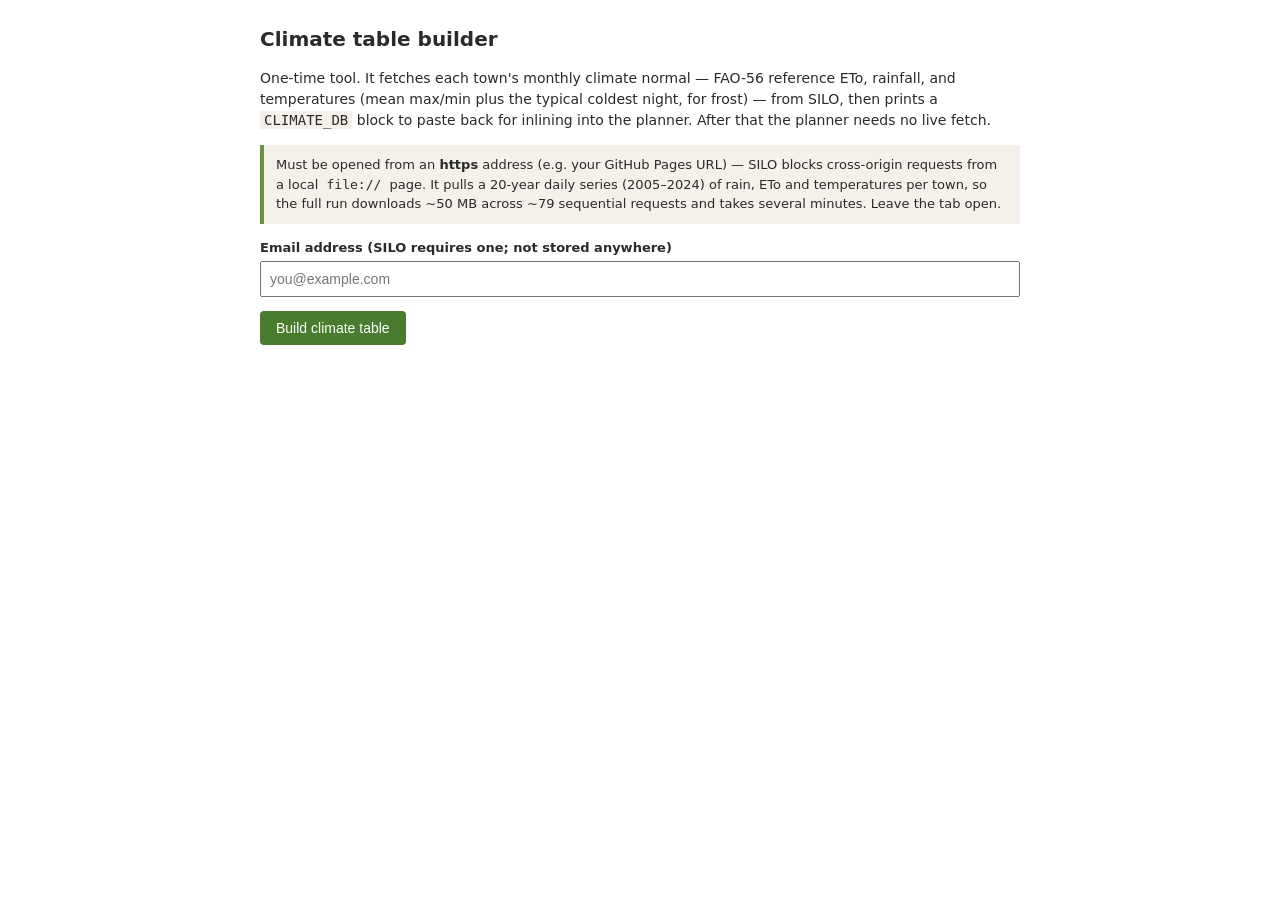
<file: climate_builder.html>
<!DOCTYPE html>
<html lang="en">
<head>
<meta charset="UTF-8">
<meta name="viewport" content="width=device-width, initial-scale=1.0">
<title>Climate table builder — Family Farm Planner</title>
<style>
  body { font-family: system-ui, -apple-system, sans-serif; max-width: 760px; margin: 24px auto; padding: 0 16px; color: #2a2a2a; line-height: 1.5; }
  h1 { font-size: 20px; }
  .note { background: #f3f1ea; border-left: 4px solid #6b8f3e; padding: 10px 12px; font-size: 13px; margin: 14px 0; }
  label { display: block; font-weight: 600; font-size: 13px; margin: 14px 0 4px; }
  input[type=email] { width: 100%; padding: 8px; font-size: 14px; box-sizing: border-box; }
  button { margin-top: 14px; padding: 9px 16px; font-size: 14px; background: #4a7c2f; color: #fff; border: 0; border-radius: 4px; cursor: pointer; }
  button:disabled { background: #aaa; cursor: default; }
  #bar { height: 14px; background: #e3e0d6; border-radius: 7px; overflow: hidden; margin-top: 14px; display: none; }
  #bar > div { height: 100%; width: 0; background: #4a7c2f; transition: width 0.2s; }
  #status { font-size: 13px; margin-top: 8px; min-height: 18px; }
  #fails { font-size: 12px; color: #9A3A2A; margin-top: 8px; white-space: pre-wrap; }
  textarea { width: 100%; height: 280px; font-family: ui-monospace, monospace; font-size: 11px; margin-top: 10px; box-sizing: border-box; display: none; }
  code { background: #f3f1ea; padding: 1px 4px; }
</style>
</head>
<body>
<h1>Climate table builder</h1>
<p style="font-size:14px">One-time tool. It fetches each town's monthly climate normal — FAO-56 reference ETo, rainfall, and temperatures (mean max/min plus the typical coldest night, for frost) — from SILO, then prints a <code>CLIMATE_DB</code> block to paste back for inlining into the planner. After that the planner needs no live fetch.</p>

<div class="note">
  Must be opened from an <strong>https</strong> address (e.g. your GitHub Pages URL) — SILO blocks cross-origin requests from a local <code>file://</code> page.
  It pulls a 20-year daily series (2005–2024) of rain, ETo and temperatures per town, so the full run downloads ~50&nbsp;MB across ~79 sequential requests and takes several minutes. Leave the tab open.
</div>

<label for="email">Email address (SILO requires one; not stored anywhere)</label>
<input type="email" id="email" placeholder="you@example.com" autocomplete="off">

<button id="go" onclick="run()">Build climate table</button>

<div id="bar"><div></div></div>
<div id="status"></div>
<div id="fails"></div>
<textarea id="out" readonly onclick="this.select()"></textarea>

<script>
const START = "20050101", FINISH = "20241231";   // 20-year normal; shorten here to run faster

const TOWNS = [
  {n:"Darlington (Perth Hills)",lat:-31.90,lon:116.10},
  {n:"Perth",lat:-31.95,lon:115.86},
  {n:"Mandurah",lat:-32.53,lon:115.72},
  {n:"Bunbury",lat:-33.33,lon:115.64},
  {n:"Busselton",lat:-33.65,lon:115.35},
  {n:"Margaret River",lat:-33.95,lon:115.07},
  {n:"Augusta",lat:-34.31,lon:115.16},
  {n:"Manjimup",lat:-34.24,lon:116.15},
  {n:"Pemberton",lat:-34.45,lon:116.04},
  {n:"Collie",lat:-33.36,lon:116.16},
  {n:"Albany",lat:-35.02,lon:117.88},
  {n:"Denmark",lat:-34.96,lon:117.35},
  {n:"Mount Barker",lat:-34.63,lon:117.66},
  {n:"Katanning",lat:-33.69,lon:117.56},
  {n:"Narrogin",lat:-32.94,lon:117.18},
  {n:"Northam",lat:-31.65,lon:116.67},
  {n:"York",lat:-31.89,lon:116.77},
  {n:"Moora",lat:-30.64,lon:116.00},
  {n:"Merredin",lat:-31.48,lon:118.28},
  {n:"Dalwallinu",lat:-30.28,lon:116.66},
  {n:"Geraldton",lat:-28.77,lon:114.61},
  {n:"Kalgoorlie",lat:-30.75,lon:121.47},
  {n:"Esperance",lat:-33.86,lon:121.89},
  {n:"Carnarvon",lat:-24.88,lon:113.66},
  {n:"Exmouth",lat:-21.93,lon:114.13},
  {n:"Karratha",lat:-20.74,lon:116.85},
  {n:"Port Hedland",lat:-20.31,lon:118.61},
  {n:"Newman",lat:-23.36,lon:119.73},
  {n:"Broome",lat:-17.96,lon:122.24},
  {n:"Kununurra",lat:-15.78,lon:128.74},
  {n:"Adelaide",lat:-34.93,lon:138.60},
  {n:"Mount Gambier",lat:-37.83,lon:140.78},
  {n:"Port Lincoln",lat:-34.73,lon:135.86},
  {n:"Renmark",lat:-34.17,lon:140.75},
  {n:"Whyalla",lat:-33.04,lon:137.56},
  {n:"Port Augusta",lat:-32.49,lon:137.77},
  {n:"Darwin",lat:-12.46,lon:130.84},
  {n:"Katherine",lat:-14.47,lon:132.26},
  {n:"Tennant Creek",lat:-19.65,lon:134.19},
  {n:"Alice Springs",lat:-23.70,lon:133.88},
  {n:"Brisbane",lat:-27.47,lon:153.03},
  {n:"Gold Coast",lat:-28.00,lon:153.43},
  {n:"Sunshine Coast",lat:-26.65,lon:153.09},
  {n:"Toowoomba",lat:-27.56,lon:151.95},
  {n:"Bundaberg",lat:-24.87,lon:152.35},
  {n:"Rockhampton",lat:-23.38,lon:150.51},
  {n:"Roma",lat:-26.57,lon:148.79},
  {n:"Emerald",lat:-23.53,lon:148.16},
  {n:"Charleville",lat:-26.40,lon:146.24},
  {n:"Mount Isa",lat:-20.72,lon:139.49},
  {n:"Mackay",lat:-21.14,lon:149.19},
  {n:"Townsville",lat:-19.26,lon:146.82},
  {n:"Cairns",lat:-16.92,lon:145.77},
  {n:"Innisfail",lat:-17.52,lon:146.03},
  {n:"Sydney",lat:-33.87,lon:151.21},
  {n:"Newcastle",lat:-32.93,lon:151.78},
  {n:"Wollongong",lat:-34.42,lon:150.89},
  {n:"Coffs Harbour",lat:-30.30,lon:153.12},
  {n:"Lismore",lat:-28.81,lon:153.28},
  {n:"Tamworth",lat:-31.09,lon:150.93},
  {n:"Dubbo",lat:-32.25,lon:148.60},
  {n:"Wagga Wagga",lat:-35.11,lon:147.37},
  {n:"Albury",lat:-36.08,lon:146.92},
  {n:"Orange",lat:-33.28,lon:149.10},
  {n:"Griffith",lat:-34.29,lon:146.05},
  {n:"Broken Hill",lat:-31.96,lon:141.47},
  {n:"Canberra",lat:-35.28,lon:149.13},
  {n:"Melbourne",lat:-37.81,lon:144.96},
  {n:"Geelong",lat:-38.15,lon:144.36},
  {n:"Ballarat",lat:-37.56,lon:143.85},
  {n:"Bendigo",lat:-36.76,lon:144.28},
  {n:"Shepparton",lat:-36.38,lon:145.40},
  {n:"Mildura",lat:-34.21,lon:142.15},
  {n:"Warrnambool",lat:-38.38,lon:142.48},
  {n:"Traralgon",lat:-38.20,lon:146.54},
  {n:"Hobart",lat:-42.88,lon:147.33},
  {n:"Launceston",lat:-41.43,lon:147.14},
  {n:"Devonport",lat:-41.18,lon:146.35},
  {n:"Burnie",lat:-41.05,lon:145.91}
];

// Identical aggregation to the planner's: daily SILO CSV → monthly normals.
// Header-based column lookup (robust to the RFXN column order). Per month:
//   eto/rain   = mean monthly total (mm)
//   tmax/tmin  = mean daily max/min (°C) — typical conditions for growth/optimal checks
//   tminext    = mean of each year's coldest night that month (°C) — the frost metric vs ktmp
function aggregateSiloCsv(text){
  const lines = String(text).split(/\r?\n/).filter(l => l.indexOf(",") >= 0);
  const hi = lines.findIndex(l => /daily_rain|et_short_crop|max_temp|min_temp/i.test(l));
  if(hi < 0) return null;
  const hdr = lines[hi].split(",").map(s => s.trim().toLowerCase());
  const cRain = hdr.indexOf("daily_rain"), cEto = hdr.indexOf("et_short_crop"),
        cTx = hdr.indexOf("max_temp"), cTn = hdr.indexOf("min_temp");
  if(cRain < 0 || cEto < 0) return null;
  let cDate = hdr.indexOf("yyyy-mm-dd");
  const rows = lines.slice(hi + 1);
  if(cDate < 0){
    const f = (rows[0] || "").split(",");
    cDate = f.findIndex(v => /^\s*\d{4}-\d{2}-\d{2}\s*$/.test(v));
    if(cDate < 0) cDate = 2;
  }
  const ym = {};   // (year*100+month) → sums + that month's coldest night
  let days = 0;
  for(const ln of rows){
    const c = ln.split(",");
    const m = (c[cDate] || "").trim().match(/^(\d{4})-(\d{2})-(\d{2})$/);
    if(!m) continue;
    const rain = parseFloat(c[cRain]), eto = parseFloat(c[cEto]);
    if(isNaN(rain) || isNaN(eto)) continue;
    const tx = cTx >= 0 ? parseFloat(c[cTx]) : NaN;
    const tn = cTn >= 0 ? parseFloat(c[cTn]) : NaN;
    const y = +m[1], mo = +m[2], key = y * 100 + mo;
    const a = ym[key] || (ym[key] = { rain:0, eto:0, txS:0, txN:0, tnS:0, tnN:0, tnMin:Infinity });
    a.rain += rain; a.eto += eto;
    if(!isNaN(tx)){ a.txS += tx; a.txN++; }
    if(!isNaN(tn)){ a.tnS += tn; a.tnN++; if(tn < a.tnMin) a.tnMin = tn; }
    days++;
  }
  if(days < 300) return null;
  const yearsBy = {};
  Object.keys(ym).forEach(k => { const mo = +k % 100, y = Math.floor(+k / 100); (yearsBy[mo] = yearsBy[mo] || []).push(y); });
  const eto = [], rain = [], tmax = [], tmin = [], tminext = [];
  for(let mo = 1; mo <= 12; mo++){
    const ys = yearsBy[mo] || [];
    if(!ys.length) return null;
    let se = 0, sr = 0, stx = 0, ntx = 0, stn = 0, ntn = 0, extS = 0, extN = 0;
    ys.forEach(y => {
      const a = ym[y*100+mo];
      se += a.eto; sr += a.rain;
      stx += a.txS; ntx += a.txN; stn += a.tnS; ntn += a.tnN;
      if(a.tnMin < Infinity){ extS += a.tnMin; extN++; }
    });
    eto.push(Math.round(se / ys.length));
    rain.push(Math.round(sr / ys.length));
    tmax.push(ntx ? +(stx / ntx).toFixed(1) : null);
    tmin.push(ntn ? +(stn / ntn).toFixed(1) : null);
    tminext.push(extN ? +(extS / extN).toFixed(1) : null);
  }
  return { eto, rain, tmax, tmin, tminext, days };
}

const sleep = ms => new Promise(r => setTimeout(r, ms));

async function run(){
  const email = document.getElementById("email").value.trim();
  if(!/.+@.+\..+/.test(email)){ alert("Enter a valid email address — SILO requires one."); return; }
  const goBtn = document.getElementById("go");
  const bar = document.getElementById("bar"), fill = bar.firstElementChild;
  const status = document.getElementById("status"), out = document.getElementById("out"), fails = document.getElementById("fails");
  goBtn.disabled = true; bar.style.display = "block"; out.style.display = "none"; fails.textContent = "";
  const results = {}, failed = [];
  for(let i = 0; i < TOWNS.length; i++){
    const t = TOWNS[i];
    status.textContent = `Fetching ${i+1} / ${TOWNS.length}: ${t.n}…`;
    fill.style.width = (i / TOWNS.length * 100).toFixed(1) + "%";
    const lat = (Math.round(t.lat/0.05)*0.05).toFixed(2), lon = (Math.round(t.lon/0.05)*0.05).toFixed(2);
    const url = "https://www.longpaddock.qld.gov.au/cgi-bin/silo/DataDrillDataset.php"
      + "?format=csv&comment=RFXN&lat=" + lat + "&lon=" + lon
      + "&start=" + START + "&finish=" + FINISH
      + "&username=" + encodeURIComponent(email) + "&password=apirequest";
    let ok = false;
    for(let attempt = 0; attempt < 2 && !ok; attempt++){
      try {
        const resp = await fetch(url);
        if(!resp.ok) throw new Error("HTTP " + resp.status);
        const text = await resp.text();
        const agg = aggregateSiloCsv(text);
        if(!agg || agg.days < 300) throw new Error("no data (" + (agg ? agg.days : 0) + " days)");
        results[t.n] = agg;
        ok = true;
      } catch(e){
        if(attempt === 1) failed.push(t.n + " — " + e.message);
        else await sleep(1000);
      }
    }
    await sleep(350);   // courtesy gap between SILO requests
  }
  fill.style.width = "100%";
  status.textContent = `Done. ${Object.keys(results).length} of ${TOWNS.length} fetched` + (failed.length ? `, ${failed.length} failed.` : ".");
  if(failed.length) fails.textContent = "Failed (re-run to retry):\n" + failed.join("\n");

  // Emit the CLIMATE_DB block, keyed by town name (matches the planner's town list).
  const arr = a => "[" + a.map(v => v === null ? "null" : v).join(",") + "]";
  const lines = TOWNS.filter(t => results[t.n]).map(t => {
    const d = results[t.n];
    return `  ${JSON.stringify(t.n)}: { eto: ${arr(d.eto)}, rain: ${arr(d.rain)}, tmax: ${arr(d.tmax)}, tmin: ${arr(d.tmin)}, tminext: ${arr(d.tminext)} }`;
  });
  out.value = "const CLIMATE_DB = {\n" + lines.join(",\n") + "\n};";
  out.style.display = "block";
  goBtn.disabled = false;
}
</script>
</body>
</html>
</file>
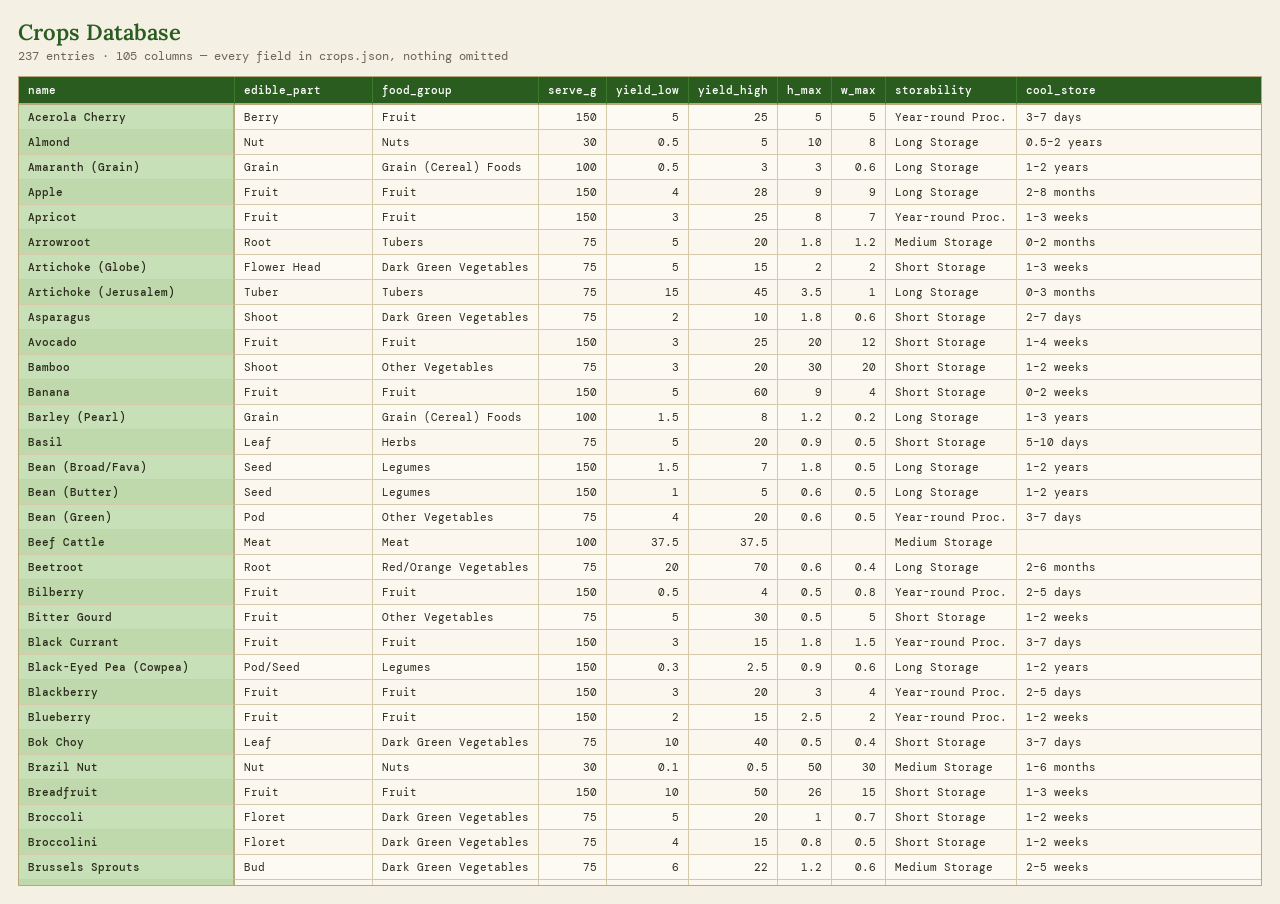
<file: crops_viewer.html>
<!DOCTYPE html>
<html lang="en">
<head>
<meta charset="UTF-8">
<meta name="viewport" content="width=device-width,initial-scale=1">
<title>Crops Database — Full Field Viewer</title>
<link rel="preconnect" href="https://fonts.googleapis.com">
<link href="https://fonts.googleapis.com/css2?family=Lora:ital,wght@0,400;0,600;1,400&family=DM+Mono:wght@400;500&display=swap" rel="stylesheet">
<style>
*{box-sizing:border-box;margin:0;padding:0}
:root{
  --gdk:#2A5C20;--gmd:#3B7A2E;--glt:#6B9E58;--gxlt:#C8E0B8;
  --oat:#F5F0E4;--card:#FDFAF4;--bdr:#D4C9A8;--bdr-dk:#B8A87A;
  --text:#2C2C1E;--mid:#6B6455;--warm:#C4823A;--clay:#8C4A2A;
}
body{font-family:'DM Mono',ui-monospace,monospace;background:var(--oat);color:var(--text);padding:18px}
h1{font-family:'Lora',serif;font-weight:600;font-size:22px;color:var(--gdk);margin-bottom:2px}
#info{font-size:12px;color:var(--mid);margin-bottom:12px}
#loading{font-size:13px;color:var(--mid);padding:24px}
.wrap{overflow:auto;max-height:calc(100vh - 90px);border:1px solid var(--bdr-dk);background:var(--card)}
table{border-collapse:separate;border-spacing:0;font-size:11px;white-space:nowrap}
thead th{position:sticky;top:0;z-index:3;background:var(--gdk);color:#fff;font-weight:500;
  text-align:left;padding:6px 9px;border-right:1px solid var(--gmd);border-bottom:2px solid var(--bdr-dk)}
thead th:first-child{position:sticky;left:0;z-index:4}
tbody td{padding:5px 9px;border-right:1px solid var(--bdr);border-bottom:1px solid var(--bdr);
  max-width:280px;overflow:hidden;text-overflow:ellipsis}
tbody td:first-child{position:sticky;left:0;z-index:2;background:var(--gxlt);font-weight:500;
  border-right:2px solid var(--bdr-dk)}
tbody tr:nth-child(even) td{background:#FBF7EE}
tbody tr:nth-child(even) td:first-child{background:#BFD9AC}
tbody tr:hover td{background:#FFF4DC}
tbody tr:hover td:first-child{background:#A9CC92}
.num{text-align:right}
</style>
</head>
<body>
<h1>Crops Database</h1>
<div id="info">Loading…</div>
<div id="loading">Reading crops.json…</div>
<div class="wrap" id="wrap" style="display:none"><table><thead id="hd"></thead><tbody id="bd"></tbody></table></div>

<script>window.__CROPS__=[{"name":"Acerola Cherry","edible_part":"Berry","food_group":"Fruit","serve_g":150,"yield_low":5,"yield_high":25,"h_max":5,"w_max":5,"storability":"Year-round Proc.","cool_store":"3\u20137 days","temp_opt_min":20,"temp_opt_max":30,"rain_min":600,"rain_max":2000,"ph_min":5.5,"ph_max":7.5,"gmin":210,"gmax":365,"labour_mech":55,"labour_hand":720,"months":{"jan":"P","feb":"P","mar":"P","apr":"S","oct":"S","nov":"P","dec":"P"},"perennial":true,"establishment_years":2,"text_opt":["medium","light"],"text_tol":["heavy","medium","light"],"tmin":10,"tmax":35,"ropmn":800,"ropmx":1500,"ktmp":-1,"cliz":["Aw","Ar","Bs","Cf","Cs"],"notes":"Malpighia emarginata. The richest natural source of vitamin C on Earth \u2014 up to 65\u00d7 more than orange per gram. Tart cherry-like fruit; usually processed into juice, powder, or jam rather than eaten fresh due to acidity. Multiple flushes per year. Widely grown in Queensland and northern NSW.","nut":{"kcal":32,"protein":0.4,"fat":0.3,"carbs":7.7,"fiber":1.1,"ca":12,"fe":0.2,"mg":18,"p":11,"k":146,"na":7,"vitA":38,"vitC":1677,"b1":0.02,"b2":0.06,"folate":14},"cool_store_months":0.1,"kc":{"ini":0.3,"mid":1.05,"end":0.5,"stages":[0.2,0.3,0.3,0.2],"cat":"berries","est":true}},{"name":"Almond","edible_part":"Nut","food_group":"Nuts","serve_g":30,"yield_low":0.5,"yield_high":5,"h_max":10,"w_max":8,"storability":"Long Storage","cool_store":"0.5\u20132 years","temp_opt_min":12,"temp_opt_max":35,"rain_min":250,"rain_max":1500,"ph_min":5.5,"ph_max":8,"gmin":150,"gmax":240,"labour_mech":41,"labour_hand":495,"months":{"jan":"S","feb":"P","mar":"P","apr":"S"},"perennial":true,"frost_hardy":true,"establishment_years":4,"text_opt":["medium"],"text_tol":["medium","light"],"tmin":10,"tmax":40,"ropmn":600,"ropmx":900,"ktmp":-1,"cliz":["Bw","Bs","Cs","Do","Dc","Df","Dw"],"nut":{"kcal":570.3,"protein":19.7,"fat":50.5,"carbs":5.4,"fiber":11,"ca":267,"fe":3.77,"mg":268,"p":520,"k":789,"zn":3.55,"cu":0.852,"mn":2.956,"se":1.5,"vitE":27.75,"b1":0.19,"b2":0.07,"b3":4.5,"b6":0.09,"folate":37},"cool_store_months":6.0,"kc":{"ini":0.4,"mid":1.0,"end":0.65,"stages":[0.2,0.25,0.35,0.2],"cat":"nut_deciduous"}},{"name":"Amaranth (Grain)","edible_part":"Grain","food_group":"Grain (Cereal) Foods","serve_g":100,"yield_low":0.5,"yield_high":3,"h_max":3,"w_max":0.6,"storability":"Long Storage","cool_store":"1\u20132 years","temp_opt_min":21,"temp_opt_max":28,"rain_min":250,"rain_max":4200,"ph_min":4.3,"ph_max":8.5,"gmin":30,"gmax":300,"labour_mech":25,"labour_hand":770,"months":{"mar":"P","apr":"P"},"perennial":false,"establishment_years":0,"text_opt":["light","organic"],"text_tol":["heavy","medium","light"],"tmin":7,"tmax":40,"ropmn":800,"ropmx":2300,"ktmp":0,"cliz":["Aw","Bw","Bs","Cf","Cs","Cw"],"nut":{"kcal":365,"protein":15.2,"fat":6.4,"carbs":55.6,"fiber":11.1,"ca":147,"fe":7,"mg":237,"p":405,"k":508,"na":2,"zn":2.7,"se":28,"vitE":1,"vitC":4,"b1":0.09,"b2":0.04,"b6":0.5,"folate":82},"cool_store_months":12.0,"kc":{"ini":0.3,"mid":1.15,"end":0.4,"stages":[0.15,0.25,0.4,0.2],"cat":"cereal"}},{"name":"Apple","edible_part":"Fruit","food_group":"Fruit","serve_g":150,"yield_low":4,"yield_high":28,"h_max":9,"w_max":9,"storability":"Long Storage","cool_store":"2\u20138 months","temp_opt_min":14,"temp_opt_max":27,"rain_min":500,"rain_max":3200,"ph_min":4.5,"ph_max":8,"gmin":180,"gmax":320,"labour_mech":114,"labour_hand":950,"months":{"jan":"S","feb":"P","mar":"P","apr":"P","may":"S"},"perennial":true,"frost_hardy":true,"establishment_years":3,"text_opt":["medium","light"],"text_tol":["heavy","medium","light"],"tmin":8,"tmax":33,"ropmn":700,"ropmx":2500,"ktmp":-2,"cliz":["Cf","Cs","Cw","Do","Dc","Df","Dw"],"nut":{"kcal":57.8,"protein":0.2,"carbs":13,"fiber":1.8,"ca":4,"fe":0.09,"mg":5,"p":9,"k":130,"zn":0.03,"cu":0.069,"mn":0.043,"vitC":2,"b6":0.02},"cool_store_months":2.0,"kc":{"ini":0.45,"mid":0.95,"end":0.7,"stages":[0.2,0.25,0.35,0.2],"cat":"deciduous_fruit"}},{"name":"Apricot","edible_part":"Fruit","food_group":"Fruit","serve_g":150,"yield_low":3,"yield_high":25,"h_max":8,"w_max":7,"storability":"Year-round Proc.","cool_store":"1\u20133 weeks","temp_opt_min":14,"temp_opt_max":35,"rain_min":800,"rain_max":1470,"ph_min":5,"ph_max":8,"gmin":180,"gmax":240,"labour_mech":78,"labour_hand":750,"months":{"jan":"P","feb":"S","nov":"S","dec":"P"},"perennial":true,"frost_hardy":true,"establishment_years":3,"text_opt":["medium"],"text_tol":["heavy","medium","light"],"tmin":7,"tmax":40,"ropmn":900,"ropmx":1300,"ktmp":-1,"cliz":["Cf","Cs","Cw","Do","Dc","Df","Dw"],"nut":{"kcal":39.7,"protein":0.2,"fat":0.4,"carbs":7.3,"fiber":1.8,"ca":12,"fe":0.25,"mg":11,"p":22,"k":260,"na":1,"zn":0.15,"cu":0.074,"mn":0.125,"vitA":301,"vitE":0.8,"vitC":2,"b1":0.02,"b2":0.03,"b3":0.15,"b6":0.04,"folate":8},"cool_store_months":0.23,"kc":{"ini":0.45,"mid":0.95,"end":0.7,"stages":[0.2,0.25,0.35,0.2],"cat":"deciduous_fruit"}},{"name":"Arrowroot","edible_part":"Root","food_group":"Tubers","serve_g":75,"yield_low":5,"yield_high":20,"h_max":1.8,"w_max":1.2,"storability":"Medium Storage","cool_store":"0\u20132 months","temp_opt_min":23,"temp_opt_max":29,"rain_min":700,"rain_max":4000,"ph_min":5,"ph_max":8,"gmin":300,"gmax":365,"labour_mech":53,"labour_hand":1235,"months":{"mar":"S","apr":"P","may":"P","jun":"P","jul":"P","aug":"P","sep":"S"},"perennial":false,"establishment_years":0,"text_opt":["medium"],"text_tol":["heavy","medium","light"],"tmin":17,"tmax":34,"ropmn":1500,"ropmx":2000,"ktmp":5,"cliz":["Ar","Cf"],"nut":{"kcal":65,"protein":4.24,"fat":13.39,"carbs":1.3,"fiber":0.2,"ca":6,"fe":2.22,"mg":25,"p":98,"k":454,"na":26,"zn":0.63,"cu":0.121,"mn":0.174,"se":0.7,"vitA":19,"vitC":1.9,"b1":0.143,"b2":0.059,"b3":1.693,"b6":0.266,"folate":338},"cool_store_months":0.0,"kc":{"ini":0.5,"mid":1.15,"end":0.75,"stages":[0.2,0.25,0.35,0.2],"cat":"potato_tuber"}},{"name":"Artichoke (Globe)","edible_part":"Flower Head","food_group":"Dark Green Vegetables","serve_g":75,"yield_low":5,"yield_high":15,"h_max":2,"w_max":2,"storability":"Short Storage","cool_store":"1\u20133 weeks","temp_opt_min":15,"temp_opt_max":25,"rain_min":300,"rain_max":1500,"ph_min":5.5,"ph_max":8.3,"gmin":210,"gmax":270,"labour_mech":69,"labour_hand":1280,"months":{"jul":"S","aug":"P","sep":"P","oct":"P","nov":"S"},"perennial":true,"frost_hardy":true,"establishment_years":2,"text_opt":["medium","light"],"text_tol":["heavy","medium","light"],"tmin":5,"tmax":30,"ropmn":900,"ropmx":1200,"ktmp":0,"cliz":["Aw","Bs","Cs","Do"],"nut":{"kcal":34.7,"protein":2.8,"fat":0.2,"carbs":1.3,"fiber":8.1,"ca":30,"fe":0.5,"mg":18,"p":90,"k":360,"na":6,"zn":0.6,"se":0.2,"vitA":15,"vitE":0.19,"vitC":16,"b1":0.06,"b2":0.08,"b3":0.6,"b6":0.12,"folate":68},"cool_store_months":0.23,"kc":{"ini":0.5,"mid":0.95,"end":0.8,"stages":[0.2,0.3,0.3,0.2],"cat":"herb_perennial"}},{"name":"Artichoke (Jerusalem)","edible_part":"Tuber","food_group":"Tubers","serve_g":75,"yield_low":15,"yield_high":45,"h_max":3.5,"w_max":1,"storability":"Long Storage","cool_store":"0\u20133 months","temp_opt_min":15,"temp_opt_max":27,"rain_min":300,"rain_max":2000,"ph_min":4.5,"ph_max":8.3,"gmin":80,"gmax":150,"labour_mech":32,"labour_hand":805,"months":{"may":"S","jun":"P","jul":"P","aug":"P","sep":"S"},"perennial":true,"establishment_years":1,"text_opt":["medium","organic"],"text_tol":["heavy","medium","light"],"tmin":7,"tmax":30,"ropmn":700,"ropmx":1500,"ktmp":null,"cliz":["Aw","Bs","Cf","Cs","Cw","Do","Dc","Df","Dw"],"nut":{"kcal":58.6,"protein":2.1,"fat":0.1,"carbs":10.5,"fiber":3,"ca":20,"fe":0.9,"mg":11,"p":78,"k":520,"na":5,"zn":0.3,"se":0.7,"vitA":3,"vitE":0.19,"vitC":7,"b1":0.09,"b2":0.08,"b3":0.9,"b6":0.08,"folate":13},"cool_store_months":0.0,"kc":{"ini":0.5,"mid":1.15,"end":0.65,"stages":[0.2,0.3,0.3,0.2],"cat":"root_tuber"}},{"name":"Asparagus","edible_part":"Shoot","food_group":"Dark Green Vegetables","serve_g":75,"yield_low":2,"yield_high":10,"h_max":1.8,"w_max":0.6,"storability":"Short Storage","cool_store":"2\u20137 days","temp_opt_min":15,"temp_opt_max":30,"rain_min":500,"rain_max":4000,"ph_min":4.5,"ph_max":8.2,"gmin":210,"gmax":270,"labour_mech":103,"labour_hand":1770,"months":{"aug":"S","sep":"P","oct":"P","nov":"P","dec":"S"},"perennial":true,"frost_hardy":true,"establishment_years":3,"text_opt":["medium","organic"],"text_tol":["medium","light"],"tmin":6,"tmax":38,"ropmn":800,"ropmx":1200,"ktmp":-1,"cliz":["Aw","Bs","Cf","Cs","Cw","Do","Dc","Df","Dw"],"nut":{"kcal":21,"protein":2.5,"fat":0.1,"carbs":1.4,"fiber":2.2,"ca":11,"fe":1,"mg":15,"p":43,"k":320,"na":2,"zn":0.2,"cu":0.07,"mn":0.19,"vitA":26,"vitE":0.52,"vitC":15,"b1":0.15,"b2":0.12,"b3":1,"b6":0.1,"folate":99},"cool_store_months":0.07,"kc":{"ini":0.5,"mid":0.95,"end":0.8,"stages":[0.2,0.3,0.3,0.2],"cat":"herb_perennial"}},{"name":"Avocado","edible_part":"Fruit","food_group":"Fruit","serve_g":150,"yield_low":3,"yield_high":25,"h_max":20,"w_max":12,"storability":"Short Storage","cool_store":"1\u20134 weeks","temp_opt_min":14,"temp_opt_max":40,"rain_min":300,"rain_max":2500,"ph_min":4.5,"ph_max":7,"gmin":0,"gmax":0,"labour_mech":72,"labour_hand":720,"months":{"may":"S","jun":"S","jul":"P","aug":"P","sep":"P","oct":"P","nov":"S","dec":"S"},"perennial":true,"establishment_years":4,"text_opt":["medium"],"text_tol":["medium"],"tmin":10,"tmax":45,"ropmn":500,"ropmx":2000,"ktmp":-1,"cliz":["Aw","Ar"],"nut":{"kcal":156.1,"protein":1.6,"fat":14.6,"carbs":2.2,"fiber":5.9,"ca":10,"fe":0.44,"mg":27,"p":51,"k":503,"na":8,"zn":0.49,"cu":0.227,"mn":0.183,"vitA":12,"vitE":1.8,"vitC":4,"b1":0.04,"b2":0.03,"b3":1.65,"b6":0.1,"folate":120},"cool_store_months":0.23,"kc":{"ini":0.6,"mid":0.85,"end":0.75,"stages":[0.25,0.25,0.25,0.25],"cat":"tropical_evergreen"}},{"name":"Bamboo","edible_part":"Shoot","food_group":"Other Vegetables","serve_g":75,"yield_low":3,"yield_high":20,"h_max":30,"w_max":20,"storability":"Short Storage","cool_store":"1\u20132 weeks","temp_opt_min":18,"temp_opt_max":32,"rain_min":1000,"rain_max":5000,"ph_min":4.5,"ph_max":7,"gmin":0,"gmax":0,"labour_mech":46,"labour_hand":835,"months":{"jul":"S","aug":"P","sep":"P","oct":"P","nov":"S"},"perennial":true,"establishment_years":2,"text_opt":["heavy"],"text_tol":["heavy"],"tmin":8,"tmax":37,"ropmn":1500,"ropmx":4000,"ktmp":-1,"cliz":["Aw","Ar"],"nut":{"kcal":27,"protein":2.6,"fat":5.2,"carbs":2.2,"fiber":0.3,"ca":13,"fe":0.5,"mg":3,"p":59,"k":533,"na":4,"zn":1.1,"cu":0.19,"mn":0.262,"se":0.8,"vitA":20,"vitE":1,"vitC":4,"b1":0.15,"b2":0.07,"b3":0.6,"b6":0.24,"folate":7},"cool_store_months":0.23,"kc":{"ini":0.4,"mid":1.25,"end":0.75,"stages":[0.15,0.3,0.35,0.2],"cat":"sugarcane"}},{"name":"Banana","edible_part":"Fruit","food_group":"Fruit","serve_g":150,"yield_low":5,"yield_high":60,"h_max":9,"w_max":4,"storability":"Short Storage","cool_store":"0\u20132 weeks","temp_opt_min":23,"temp_opt_max":33,"rain_min":650,"rain_max":5000,"ph_min":4,"ph_max":8.4,"gmin":180,"gmax":365,"labour_mech":89,"labour_hand":870,"months":{"jan":"P","feb":"P","mar":"P","apr":"P","may":"S","jun":"S","oct":"S","nov":"S","dec":"S"},"perennial":true,"establishment_years":1,"text_opt":["medium","organic"],"text_tol":["light","medium","heavy"],"tmin":12,"tmax":42,"ropmn":1200,"ropmx":3600,"ktmp":1,"cliz":["Aw","Ar","Bs","Cf","Cs","Cw"],"nut":{"kcal":95.4,"protein":1.4,"fat":0.2,"carbs":19.9,"fiber":2.2,"ca":5,"fe":0.29,"mg":30,"p":21,"k":348,"zn":0.16,"cu":0.091,"mn":0.379,"se":0.2,"vitA":4,"vitE":0.12,"vitC":5,"b1":0.02,"b2":0.047,"b3":0.26,"b6":0.22,"folate":32},"cool_store_months":0.0,"kc":{"ini":0.5,"mid":1.1,"end":1.0,"stages":[0.2,0.3,0.3,0.2],"cat":"banana"}},{"name":"Barley (Pearl)","edible_part":"Grain","food_group":"Grain (Cereal) Foods","serve_g":100,"yield_low":1.5,"yield_high":8,"h_max":1.2,"w_max":0.2,"storability":"Long Storage","cool_store":"1\u20133 years","temp_opt_min":15,"temp_opt_max":20,"rain_min":200,"rain_max":2000,"ph_min":6,"ph_max":8,"gmin":90,"gmax":240,"labour_mech":10,"labour_hand":495,"months":{"nov":"P","dec":"P"},"perennial":false,"establishment_years":0,"text_opt":["medium"],"text_tol":["heavy","medium","light"],"tmin":2,"tmax":40,"ropmn":500,"ropmx":1000,"ktmp":0,"cliz":["Aw","Ar","Bw","Bs","Cf","Cs","Cw","Do","Dc","Df","Dw"],"nut":{"kcal":340.3,"protein":9.9,"fat":3.1,"carbs":60.6,"fiber":13.1,"ca":28,"fe":2.2,"mg":95,"p":192,"k":350,"na":10,"zn":1.2,"cu":0.4,"mn":1.1,"se":17,"vitE":0.7,"b1":0.17,"b2":0.02,"b3":6.6,"b6":0.2,"folate":23},"cool_store_months":12.0,"kc":{"ini":0.3,"mid":1.15,"end":0.4,"stages":[0.15,0.25,0.4,0.2],"cat":"cereal"}},{"name":"Basil","edible_part":"Leaf","food_group":"Herbs","serve_g":75,"yield_low":5,"yield_high":20,"h_max":0.9,"w_max":0.5,"storability":"Short Storage","cool_store":"5\u201310 days","temp_opt_min":18,"temp_opt_max":27,"rain_min":600,"rain_max":4300,"ph_min":4.3,"ph_max":8.2,"gmin":80,"gmax":270,"labour_mech":61,"labour_hand":1230,"months":{"jan":"P","feb":"P","mar":"P","apr":"S","nov":"S","dec":"P"},"perennial":false,"establishment_years":0,"text_opt":["medium"],"text_tol":["heavy","medium","light"],"tmin":7,"tmax":36,"ropmn":1000,"ropmx":1600,"ktmp":null,"cliz":["Aw","Ar","Cf","Cs","Cw","Do"],"nut":{"kcal":22.5,"protein":2.6,"fat":0.5,"carbs":0.2,"fiber":3.3,"ca":220,"fe":3,"mg":55,"p":91,"k":440,"na":10,"zn":0.92,"cu":0.22,"mn":1.1,"vitA":583,"vitE":2.1,"vitC":6,"b1":0.05,"b2":0.1,"b6":0.07,"folate":91},"cool_store_months":0.17,"kc":{"ini":0.7,"mid":1.05,"end":0.95,"stages":[0.2,0.3,0.3,0.2],"cat":"veg_leafy_small"}},{"name":"Bean (Broad/Fava)","edible_part":"Seed","food_group":"Legumes","serve_g":150,"yield_low":1.5,"yield_high":7,"h_max":1.8,"w_max":0.5,"storability":"Long Storage","cool_store":"1\u20132 years","temp_opt_min":16,"temp_opt_max":28,"rain_min":400,"rain_max":4300,"ph_min":4.5,"ph_max":8.4,"gmin":60,"gmax":365,"labour_mech":22,"labour_hand":745,"months":{"sep":"S","oct":"P","nov":"P","dec":"S"},"perennial":false,"establishment_years":0,"text_opt":["medium"],"text_tol":["medium","light"],"tmin":13,"tmax":34,"ropmn":900,"ropmx":1500,"ktmp":null,"cliz":["Aw","Ar","Bs","Cf","Cs","Cw","Do","Dc","Df","Dw"],"nut":{"kcal":56.2,"protein":6.9,"fat":0.5,"carbs":2.2,"fiber":7.1,"ca":17,"fe":1.9,"mg":30,"p":95,"k":250,"na":4,"zn":1.2,"se":1.2,"vitA":34,"vitC":41,"b1":0.2,"b2":0.34,"b3":2,"b6":0.04,"folate":96},"cool_store_months":12.0,"kc":{"ini":0.5,"mid":1.1,"end":0.9,"stages":[0.2,0.3,0.3,0.2],"cat":"legume_green"}},{"name":"Bean (Butter)","edible_part":"Seed","food_group":"Legumes","serve_g":150,"yield_low":1,"yield_high":5,"h_max":0.6,"w_max":0.5,"storability":"Long Storage","cool_store":"1\u20132 years","temp_opt_min":16,"temp_opt_max":28,"rain_min":400,"rain_max":4300,"ph_min":4.5,"ph_max":8.4,"gmin":60,"gmax":365,"labour_mech":23,"labour_hand":705,"months":{"jan":"P","feb":"P","mar":"P","apr":"S","dec":"S"},"perennial":false,"establishment_years":0,"text_opt":["medium"],"text_tol":["light","medium"],"tmin":13,"tmax":34,"ropmn":900,"ropmx":1500,"ktmp":null,"cliz":["Aw","Ar","Bs","Cf","Cs","Cw","Do","Dc","Df","Dw"],"nut":{"kcal":24.9,"protein":2.3,"fat":0.2,"carbs":2.3,"fiber":2.3,"ca":16,"fe":0.4,"mg":22,"p":42,"k":230,"na":3,"zn":1.5,"vitA":15,"vitE":0.72,"vitC":15,"b1":0.06,"b2":0.09,"b3":1,"b6":0.12,"folate":23},"cool_store_months":12.0,"kc":{"ini":0.5,"mid":1.1,"end":0.9,"stages":[0.2,0.3,0.3,0.2],"cat":"legume_green"}},{"name":"Bean (Green)","edible_part":"Pod","food_group":"Other Vegetables","serve_g":75,"yield_low":4,"yield_high":20,"h_max":0.6,"w_max":0.5,"storability":"Year-round Proc.","cool_store":"3\u20137 days","temp_opt_min":16,"temp_opt_max":25,"rain_min":300,"rain_max":4300,"ph_min":4,"ph_max":9,"gmin":50,"gmax":270,"labour_mech":40,"labour_hand":885,"months":{"jan":"P","feb":"P","mar":"P","apr":"S","oct":"S","nov":"P","dec":"P"},"perennial":false,"establishment_years":0,"text_opt":["medium","organic"],"text_tol":["heavy","medium","light"],"tmin":7,"tmax":32,"ropmn":500,"ropmx":2000,"ktmp":null,"cliz":["Aw","Bs","Cf","Cs","Cw","Do","Dc","Df","Dw"],"nut":{"kcal":25.3,"protein":1.8,"carbs":3.3,"fiber":2.8,"ca":45,"fe":0.69,"mg":24,"p":32,"k":280,"zn":0.27,"cu":0.048,"mn":0.14,"vitA":29,"vitC":3,"b1":0.06,"b2":0.03,"b6":0.05,"folate":36},"cool_store_months":0.1,"kc":{"ini":0.5,"mid":1.1,"end":0.9,"stages":[0.2,0.3,0.3,0.2],"cat":"legume_green"}},{"name":"Beef Cattle","is_livestock":true,"category":"Ruminant","unit_label":"animals","edible_part":"Meat","food_group":"Meat","serve_g":100,"space_m2_per_animal":20000,"qty_per_animal_yr":75000,"unit":"g","labour_hrs_per_animal":30,"step":2,"min_count":2,"yield_low":37.5,"yield_high":37.5,"labour_hand":15,"labour_mech":0,"perennial":false,"establishment_years":0,"storability":"Medium Storage","h_max":null,"w_max":null,"cliz":["Aw","Ar","Bs","Cf","Cs","Cw","Do","Dc"],"text_tol":["heavy","medium","light","organic"],"text_opt":["medium","light"],"tmin":-5,"tmax":40,"rain_min":350,"rain_max":2000,"months":{"jan":"P","feb":"P","mar":"P","apr":"P","may":"P","jun":"P","jul":"P","aug":"P","sep":"P","oct":"P","nov":"P","dec":"P"},"nut":{"kcal":172,"protein":27.0,"fat":7.0,"carbs":0,"fiber":0,"ca":9,"fe":3.5,"mg":22,"p":200,"k":340,"na":60,"zn":6.2,"se":12,"b3":5.5,"b6":0.4,"b12":2.5},"notes":"Beef steer/heifer. ~75 kg edible meat/animal/yr. Requires ~2 ha grazing per animal.","byproducts":[{"edible_part":"Tallow","food_group":null,"qty_per_animal_yr":28000,"unit":"g","months":{"jan":"P","feb":"P","mar":"P","apr":"P","may":"P","jun":"P","jul":"P","aug":"P","sep":"P","oct":"P","nov":"P","dec":"P"},"nut":{"kcal":902,"fat":99.8,"protein":0,"carbs":0,"fiber":0}}],"cool_store_months":null},{"name":"Beetroot","edible_part":"Root","food_group":"Red/Orange Vegetables","serve_g":75,"yield_low":20,"yield_high":70,"h_max":0.6,"w_max":0.4,"storability":"Long Storage","cool_store":"2\u20136 months","temp_opt_min":15,"temp_opt_max":25,"rain_min":250,"rain_max":1000,"ph_min":5.5,"ph_max":8.5,"gmin":60,"gmax":140,"labour_mech":31,"labour_hand":780,"months":{"apr":"S","may":"P","jun":"P","jul":"P","aug":"P","sep":"P","oct":"S","nov":"S"},"perennial":false,"establishment_years":0,"text_opt":["medium","organic"],"text_tol":["heavy","medium","organic"],"tmin":7,"tmax":30,"ropmn":400,"ropmx":700,"ktmp":-1,"cliz":["Cs","Cw","Do","Dc"],"nut":{"kcal":55.4,"protein":2,"fat":0.6,"carbs":9.4,"fiber":3.4,"ca":12,"fe":0.66,"mg":26,"p":36,"k":305,"na":32,"zn":0.64,"cu":0.059,"mn":0.37,"vitA":1,"vitE":0.04,"vitC":3,"b1":0.025,"b2":0.03,"b3":0.2,"b6":0.09,"folate":84},"cool_store_months":2.0,"kc":{"ini":0.5,"mid":1.05,"end":0.95,"stages":[0.2,0.3,0.3,0.2],"cat":"veg_root"}},{"name":"Bilberry","edible_part":"Fruit","food_group":"Fruit","serve_g":150,"yield_low":0.5,"yield_high":4,"h_max":0.5,"w_max":0.8,"storability":"Year-round Proc.","cool_store":"2\u20135 days","temp_opt_min":8,"temp_opt_max":17,"rain_min":250,"rain_max":1700,"ph_min":4,"ph_max":7.5,"gmin":0,"gmax":0,"labour_mech":42,"labour_hand":570,"months":{"jan":"P","feb":"P","mar":"S","dec":"S"},"perennial":true,"frost_hardy":true,"establishment_years":3,"text_opt":["light","organic"],"text_tol":["wide","organic"],"tmin":5,"tmax":25,"ropmn":500,"ropmx":700,"ktmp":0,"cliz":["Cs","Do","Dc"],"nut":{"kcal":57,"protein":0.74,"fat":14.49,"carbs":2.4,"fiber":0.33,"ca":6,"fe":0.28,"mg":6,"p":12,"k":77,"na":1,"zn":0.16,"cu":0.057,"mn":0.336,"se":0.1,"vitA":54,"vitE":0.57,"vitC":9.7,"b1":0.037,"b2":0.041,"b3":0.418,"b6":0.052,"folate":6},"cool_store_months":0.07,"kc":{"ini":0.3,"mid":1.05,"end":0.5,"stages":[0.2,0.3,0.3,0.2],"cat":"berries"}},{"name":"Bitter Gourd","edible_part":"Fruit","food_group":"Other Vegetables","serve_g":75,"yield_low":5,"yield_high":30,"h_max":0.5,"w_max":5,"storability":"Short Storage","cool_store":"1\u20132 weeks","temp_opt_min":22,"temp_opt_max":30,"rain_min":1000,"rain_max":4000,"ph_min":4.5,"ph_max":8,"gmin":50,"gmax":70,"labour_mech":65,"labour_hand":1265,"months":{"jan":"P","feb":"P","mar":"P","apr":"S","nov":"S","dec":"P"},"perennial":false,"establishment_years":0,"text_opt":["medium","organic"],"text_tol":["heavy","medium"],"tmin":15,"tmax":38,"ropmn":2000,"ropmx":2500,"ktmp":3,"cliz":["Aw","Ar","Cf","Cs","Cw","Do","Dc","Df","Dw"],"nut":{"kcal":17,"protein":1,"fat":3.7,"carbs":2.8,"fiber":0.17,"ca":19,"fe":0.43,"mg":17,"p":31,"k":296,"na":5,"zn":0.8,"cu":0.034,"mn":0.089,"se":0.2,"vitA":471,"vitC":84,"b1":0.04,"b2":0.04,"b3":0.4,"b6":0.043,"folate":72},"byproducts":[{"edible_part":"Leaf","food_group":"Vegetables & Legumes","yield_fraction":0.1,"months":{"jan":"P","feb":"P","mar":"P","apr":"P","may":"","jun":"","jul":"","aug":"","sep":"","oct":"","nov":"P","dec":"P"},"nut":{"kcal":44,"protein":4.3,"fat":0.5,"carbs":3.7,"fiber":2,"ca":99,"fe":4.1,"mg":70,"p":57,"k":420,"na":5,"zn":0.5,"vitA":183,"vitC":88,"b1":0.08,"b2":0.09,"b3":0.7,"folate":155}}],"cool_store_months":0.23,"kc":{"ini":0.5,"mid":1.0,"end":0.8,"stages":[0.2,0.3,0.3,0.2],"cat":"veg_cucurbit"}},{"name":"Black Currant","edible_part":"Fruit","food_group":"Fruit","serve_g":150,"yield_low":3,"yield_high":15,"h_max":1.8,"w_max":1.5,"storability":"Year-round Proc.","cool_store":"3\u20137 days","temp_opt_min":17,"temp_opt_max":25,"rain_min":500,"rain_max":1100,"ph_min":6,"ph_max":8,"gmin":150,"gmax":180,"labour_mech":57,"labour_hand":715,"months":{"jan":"P","feb":"S","nov":"S","dec":"P"},"perennial":true,"frost_hardy":true,"establishment_years":2,"text_opt":["medium"],"text_tol":["heavy","medium","light"],"tmin":5,"tmax":30,"ropmn":700,"ropmx":900,"ktmp":-1,"cliz":["Bs","Do","Dc","Df","Dw","E"],"nut":{"kcal":63,"protein":1.4,"fat":15.38,"fiber":0.41,"ca":55,"fe":1.54,"mg":24,"p":59,"k":322,"na":2,"zn":0.27,"cu":0.086,"mn":0.256,"vitA":230,"vitE":1,"vitC":181,"b1":0.05,"b2":0.05,"b3":0.3,"b6":0.066},"cool_store_months":0.1,"kc":{"ini":0.3,"mid":1.05,"end":0.5,"stages":[0.2,0.3,0.3,0.2],"cat":"berries"}},{"name":"Black-Eyed Pea (Cowpea)","edible_part":"Pod/Seed","food_group":"Legumes","serve_g":150,"yield_low":0.3,"yield_high":2.5,"h_max":0.9,"w_max":0.6,"storability":"Long Storage","cool_store":"1\u20132 years","temp_opt_min":25,"temp_opt_max":35,"rain_min":300,"rain_max":4100,"ph_min":4,"ph_max":8.8,"gmin":30,"gmax":240,"labour_mech":34,"labour_hand":1035,"months":{"feb":"S","mar":"P","apr":"P","may":"P","jun":"S"},"perennial":false,"establishment_years":0,"text_opt":["light","medium"],"text_tol":["light","medium","heavy","wide"],"tmin":15,"tmax":40,"ropmn":500,"ropmx":1500,"ktmp":-1,"cliz":["Aw","Ar","Bs","Cf","Cs","Cw"],"nut":{"kcal":44,"protein":3.3,"fat":9.5,"carbs":3.3,"fiber":0.3,"ca":65,"fe":1,"mg":58,"p":65,"k":215,"na":4,"zn":0.34,"cu":0.1,"mn":0.308,"se":0.9,"vitA":1369,"vitE":0.49,"vitC":33,"b1":0.15,"b2":0.14,"b3":1.2,"b6":0.173,"folate":53},"cool_store_months":12.0,"kc":{"ini":0.4,"mid":1.15,"end":0.4,"stages":[0.2,0.3,0.35,0.15],"cat":"legume_dry"}},{"name":"Blackberry","edible_part":"Fruit","food_group":"Fruit","serve_g":150,"yield_low":3,"yield_high":20,"h_max":3,"w_max":4,"storability":"Year-round Proc.","cool_store":"2\u20135 days","temp_opt_min":14,"temp_opt_max":20,"rain_min":300,"rain_max":2800,"ph_min":4.5,"ph_max":8,"gmin":120,"gmax":365,"labour_mech":84,"labour_hand":1000,"months":{"jan":"P","feb":"P","mar":"P","apr":"S","dec":"S"},"perennial":true,"frost_hardy":true,"establishment_years":1,"text_opt":["heavy","medium","light"],"text_tol":["heavy","medium","light"],"tmin":3,"tmax":28,"ropmn":1400,"ropmx":1800,"ktmp":0,"cliz":["Bs","Do","Dc","Df","Dw","E"],"nut":{"kcal":45.9,"protein":1.2,"fat":0.3,"carbs":7.4,"fiber":4.5,"ca":28,"fe":0.44,"mg":27,"p":32,"k":142,"na":1,"zn":0.35,"cu":0.116,"mn":0.705,"se":1,"vitA":14,"vitE":0.96,"vitC":24,"b1":0.01,"b2":0.03,"b3":0.3,"b6":0.03,"folate":40},"cool_store_months":0.07,"kc":{"ini":0.3,"mid":1.05,"end":0.5,"stages":[0.2,0.3,0.3,0.2],"cat":"berries"}},{"name":"Blueberry","edible_part":"Fruit","food_group":"Fruit","serve_g":150,"yield_low":2,"yield_high":15,"h_max":2.5,"w_max":2,"storability":"Year-round Proc.","cool_store":"1\u20132 weeks","temp_opt_min":18,"temp_opt_max":30,"rain_min":700,"rain_max":1300,"ph_min":3,"ph_max":5.5,"gmin":160,"gmax":200,"labour_mech":75,"labour_hand":890,"months":{"jan":"P","feb":"S","mar":"S","oct":"S","nov":"P","dec":"P"},"perennial":true,"frost_hardy":true,"establishment_years":3,"text_opt":["medium","organic"],"text_tol":["heavy","medium","light"],"tmin":7,"tmax":42,"ropmn":900,"ropmx":1100,"ktmp":-1,"cliz":["Do","Dc","Df","Dw"],"nut":{"kcal":48.5,"protein":0.5,"carbs":10.4,"fiber":3,"ca":11,"fe":0.35,"mg":6,"p":11,"k":83,"na":2,"zn":0.07,"cu":0.035,"mn":0.082,"vitE":0.55,"vitC":2,"b1":0.03},"cool_store_months":0.23,"kc":{"ini":0.3,"mid":1.05,"end":0.5,"stages":[0.2,0.3,0.3,0.2],"cat":"berries"}},{"name":"Bok Choy","edible_part":"Leaf","food_group":"Dark Green Vegetables","serve_g":75,"yield_low":10,"yield_high":40,"h_max":0.5,"w_max":0.4,"storability":"Short Storage","cool_store":"3\u20137 days","temp_opt_min":20,"temp_opt_max":25,"rain_min":300,"rain_max":2000,"ph_min":5,"ph_max":7.5,"gmin":21,"gmax":45,"labour_mech":38,"labour_hand":810,"months":{"apr":"S","may":"P","jun":"P","jul":"P","aug":"P","sep":"P","oct":"S","nov":"S"},"perennial":false,"establishment_years":0,"text_opt":["medium","light"],"text_tol":["heavy","medium","light","organic"],"tmin":10,"tmax":32,"ropmn":900,"ropmx":1400,"ktmp":null,"cliz":["Aw","Ar","Cf","Cs","Cw"],"nut":{"kcal":18.9,"protein":2.5,"fat":0.2,"carbs":0.6,"fiber":2.4,"ca":83,"fe":1.4,"mg":18,"p":28,"k":250,"na":57,"zn":0.36,"cu":0.041,"mn":0.265,"vitA":92,"vitE":0.14,"vitC":27,"b1":0.11,"b2":0.12,"b6":0.4,"folate":40},"cool_store_months":0.1,"kc":{"ini":0.7,"mid":1.05,"end":0.95,"stages":[0.2,0.3,0.3,0.2],"cat":"veg_leafy_small"}},{"name":"Brazil Nut","edible_part":"Nut","food_group":"Nuts","serve_g":30,"yield_low":0.1,"yield_high":0.5,"h_max":50,"w_max":30,"storability":"Medium Storage","cool_store":"1\u20136 months","temp_opt_min":20,"temp_opt_max":36,"rain_min":1400,"rain_max":3500,"ph_min":4.5,"ph_max":8,"gmin":365,"gmax":365,"labour_mech":42,"labour_hand":690,"months":{"jan":"P","feb":"P","mar":"S","nov":"S","dec":"P"},"perennial":true,"establishment_years":10,"text_opt":["heavy","medium"],"text_tol":["heavy","medium"],"tmin":12,"tmax":40,"ropmn":2400,"ropmx":2800,"ktmp":null,"cliz":["Aw","Ar"],"nut":{"kcal":689.8,"protein":14.4,"fat":68.5,"carbs":2.4,"fiber":8.5,"ca":150,"fe":2.2,"mg":350,"p":660,"k":560,"na":2,"zn":4.1,"cu":2,"mn":0.84,"se":1917,"vitA":2,"vitE":5.3,"b1":0.6,"b2":0.43,"b3":0.6,"b6":0.27,"folate":22},"cool_store_months":1.0,"kc":{"ini":0.6,"mid":0.85,"end":0.75,"stages":[0.25,0.25,0.25,0.25],"cat":"nut_evergreen"}},{"name":"Breadfruit","edible_part":"Fruit","food_group":"Fruit","serve_g":150,"yield_low":10,"yield_high":50,"h_max":26,"w_max":15,"storability":"Short Storage","cool_store":"1\u20133 weeks","temp_opt_min":21,"temp_opt_max":33,"rain_min":1000,"rain_max":3500,"ph_min":4.3,"ph_max":8.7,"gmin":300,"gmax":365,"labour_mech":40,"labour_hand":455,"months":{"jan":"P","feb":"P","mar":"P","apr":"S","nov":"S","dec":"P"},"perennial":true,"establishment_years":4,"text_opt":["heavy","medium","light","organic"],"text_tol":["heavy","medium","light"],"tmin":16,"tmax":40,"ropmn":1500,"ropmx":3000,"ktmp":0,"cliz":["Aw","Ar"],"nut":{"kcal":103,"protein":1.07,"fat":27.12,"carbs":4.9,"fiber":0.23,"ca":17,"fe":0.54,"mg":25,"p":30,"k":490,"na":2,"zn":0.12,"cu":0.084,"mn":0.06,"se":0.6,"vitE":0.1,"vitC":29,"b1":0.11,"b2":0.03,"b3":0.9,"b6":0.1,"folate":14},"cool_store_months":0.23,"kc":{"ini":0.6,"mid":0.85,"end":0.75,"stages":[0.25,0.25,0.25,0.25],"cat":"tropical_evergreen"}},{"name":"Broccoli","edible_part":"Floret","food_group":"Dark Green Vegetables","serve_g":75,"yield_low":5,"yield_high":20,"h_max":1,"w_max":0.7,"storability":"Short Storage","cool_store":"1\u20132 weeks","temp_opt_min":15,"temp_opt_max":24,"rain_min":350,"rain_max":2000,"ph_min":5.5,"ph_max":8.5,"gmin":80,"gmax":120,"labour_mech":46,"labour_hand":995,"months":{"apr":"S","may":"P","jun":"P","jul":"P","aug":"P","sep":"P","oct":"S"},"perennial":false,"establishment_years":0,"text_opt":["medium","organic"],"text_tol":["heavy","medium","light"],"tmin":3,"tmax":35,"ropmn":900,"ropmx":1500,"ktmp":-1,"cliz":["Aw","Ar","Bs","Cf","Cs","Cw","Do","Dc","Df","Dw"],"nut":{"kcal":32,"protein":4,"fat":0.4,"carbs":1.2,"fiber":3.5,"ca":36,"fe":0.72,"mg":21,"p":74,"k":341,"na":20,"zn":0.52,"cu":0.048,"mn":0.197,"se":0.5,"vitA":36,"vitE":0.46,"vitC":88,"b1":0.07,"b2":0.17,"b3":0.45,"b6":0.15,"folate":152},"cool_store_months":0.23,"kc":{"ini":0.7,"mid":1.05,"end":0.95,"stages":[0.2,0.3,0.3,0.2],"cat":"veg_leafy_small"}},{"name":"Broccolini","edible_part":"Floret","food_group":"Dark Green Vegetables","serve_g":75,"yield_low":4,"yield_high":15,"h_max":0.8,"w_max":0.5,"storability":"Short Storage","cool_store":"1\u20132 weeks","temp_opt_min":15,"temp_opt_max":24,"rain_min":350,"rain_max":2000,"ph_min":5.5,"ph_max":8.5,"gmin":80,"gmax":120,"labour_mech":48,"labour_hand":1045,"months":{"apr":"S","may":"P","jun":"P","jul":"P","aug":"P","sep":"P","oct":"S"},"perennial":false,"establishment_years":0,"text_opt":["medium","organic"],"text_tol":["heavy","medium","light"],"tmin":3,"tmax":35,"ropmn":900,"ropmx":1500,"ktmp":-1,"cliz":["Aw","Ar","Bs","Cf","Cs","Cw","Do","Dc","Df","Dw"],"nut":{"kcal":29.2,"protein":3.2,"fat":0.4,"carbs":2,"fiber":2.5,"ca":39,"fe":0.78,"mg":21,"p":61,"k":250,"na":16,"zn":0.45,"cu":0.074,"mn":0.21,"se":1.7,"vitA":50,"vitE":0.22,"vitC":12,"b1":0.07,"b2":0.08,"b6":0.06,"folate":123},"cool_store_months":0.23,"kc":{"ini":0.7,"mid":1.05,"end":0.95,"stages":[0.2,0.3,0.3,0.2],"cat":"veg_leafy_small"}},{"name":"Brussels Sprouts","edible_part":"Bud","food_group":"Dark Green Vegetables","serve_g":75,"yield_low":6,"yield_high":22,"h_max":1.2,"w_max":0.6,"storability":"Medium Storage","cool_store":"2\u20135 weeks","temp_opt_min":12,"temp_opt_max":20,"rain_min":500,"rain_max":3000,"ph_min":4.5,"ph_max":7.8,"gmin":100,"gmax":130,"labour_mech":54,"labour_hand":1175,"months":{"may":"S","jun":"P","jul":"P","aug":"P","sep":"P","oct":"S"},"perennial":false,"establishment_years":0,"text_opt":["medium","organic"],"text_tol":["heavy","medium"],"tmin":7,"tmax":25,"ropmn":900,"ropmx":1600,"ktmp":-5,"cliz":["Aw","Bs","Cf","Cs","Cw","Do","Dc","Df","Dw","E"],"nut":{"kcal":44,"protein":3.8,"fat":0.3,"carbs":4.2,"fiber":4.6,"ca":24,"fe":0.69,"mg":22,"p":74,"k":420,"na":31,"zn":0.34,"cu":0.078,"mn":0.22,"vitA":15,"vitC":120,"b1":0.12,"b2":0.113,"b3":0.4,"b6":0.26,"folate":106},"cool_store_months":0.47,"kc":{"ini":0.7,"mid":1.05,"end":0.95,"stages":[0.2,0.3,0.3,0.2],"cat":"veg_leafy_small"}},{"name":"Buckwheat","edible_part":"Grain","food_group":"Grain (Cereal) Foods","serve_g":100,"yield_low":0.5,"yield_high":2.5,"h_max":1.2,"w_max":0.4,"storability":"Long Storage","cool_store":"1\u20132 years","temp_opt_min":17,"temp_opt_max":27,"rain_min":400,"rain_max":1300,"ph_min":4.4,"ph_max":7.5,"gmin":55,"gmax":85,"labour_mech":12,"labour_hand":450,"months":{"mar":"P","apr":"P"},"perennial":false,"establishment_years":0,"text_opt":["medium","light"],"text_tol":["medium","light"],"tmin":7,"tmax":40,"ropmn":700,"ropmx":1000,"ktmp":null,"cliz":["Aw","Bs","Cf","Cs","Cw","Do","Dc","Df","Dw"],"nut":{"kcal":326,"protein":12.8,"fat":3.2,"carbs":58,"fiber":5,"ca":14,"fe":3,"mg":199,"p":314,"k":577,"na":1,"zn":2.9,"vitE":0.2,"b1":0.57,"b2":0.03,"b3":4.4,"b6":0.2,"folate":54},"cool_store_months":12.0,"kc":{"ini":0.3,"mid":1.15,"end":0.4,"stages":[0.15,0.25,0.4,0.2],"cat":"cereal"}},{"name":"Bunya Pine","edible_part":"Nut","food_group":"Nuts","serve_g":30,"yield_low":1,"yield_high":3,"h_max":35,"w_max":12,"storability":"Long Storage","cool_store":"6 months","temp_opt_min":18,"temp_opt_max":28,"rain_min":900,"rain_max":2000,"ph_min":4.5,"ph_max":7,"gmin":210,"gmax":365,"labour_mech":40,"labour_hand":400,"months":{"jan":"P","feb":"P","mar":"P","dec":"P"},"perennial":true,"establishment_years":12,"text_opt":["heavy","medium"],"text_tol":["heavy","medium"],"tmin":7,"tmax":36,"ropmn":1200,"ropmx":1700,"ktmp":-1,"cliz":["Aw","Cf"],"nut":{"kcal":210,"protein":4.4,"fat":1.6,"carbs":47,"fiber":5,"ca":35,"fe":1,"mg":130,"p":95,"k":480,"na":5,"zn":1,"vitC":4,"b1":0.18,"b3":1.2},"cool_store_months":6.0,"kc":{"ini":0.6,"mid":0.85,"end":0.75,"stages":[0.25,0.25,0.25,0.25],"cat":"nut_evergreen","est":true}},{"name":"Burr Oak","edible_part":"Nut","food_group":"Grain (Cereal) Foods","serve_g":100,"yield_low":0.4,"yield_high":2.5,"h_max":25,"w_max":20,"storability":"Long Storage","cool_store":"1 year","temp_opt_min":10,"temp_opt_max":28,"rain_min":500,"rain_max":1800,"ph_min":4.5,"ph_max":8,"gmin":120,"gmax":270,"labour_mech":22,"labour_hand":200,"months":{"sep":"P","oct":"P","nov":"P"},"perennial":true,"frost_hardy":true,"establishment_years":20,"text_opt":["medium","heavy"],"text_tol":["heavy","medium","light","wide"],"tmin":5,"tmax":35,"ropmn":600,"ropmx":1500,"ktmp":-40,"cliz":["Cf","Cs","Do","Dc","Df","Dw","E"],"notes":"Quercus macrocarpa \u2014 largest native North American acorn. Extremely cold hardy. Very low tannin; can be eaten with minimal processing. Excellent starchy staple for cold temperate and continental climates.","nut":{"kcal":387,"protein":6,"fat":24,"carbs":41,"fiber":3.4,"ca":41,"fe":1,"mg":62,"p":79,"k":540,"na":0,"zn":0.5,"cu":0.6,"mn":1.3,"vitA":2,"b1":0.15,"b2":0.15,"b3":2.4,"b6":0.5,"folate":87},"cool_store_months":12.0,"kc":{"ini":0.5,"mid":0.8,"end":0.7,"stages":[0.25,0.25,0.25,0.25],"cat":"tree_legume_oak"}},{"name":"Cabbage (Chinese)","edible_part":"Leaf","food_group":"Dark Green Vegetables","serve_g":75,"yield_low":20,"yield_high":70,"h_max":0.6,"w_max":0.5,"storability":"Short Storage","cool_store":"1\u20134 weeks","temp_opt_min":20,"temp_opt_max":25,"rain_min":300,"rain_max":2000,"ph_min":5,"ph_max":7.5,"gmin":21,"gmax":45,"labour_mech":38,"labour_hand":835,"months":{"mar":"S","apr":"P","may":"P","jun":"P","jul":"P","aug":"P","sep":"P","oct":"S"},"perennial":false,"establishment_years":0,"text_opt":["medium","light"],"text_tol":["heavy","medium","light","organic"],"tmin":10,"tmax":32,"ropmn":900,"ropmx":1400,"ktmp":null,"cliz":["Aw","Ar","Cf","Cs","Cw"],"nut":{"kcal":10.5,"protein":1.1,"carbs":0.9,"fiber":1.1,"ca":25,"fe":0.3,"mg":8,"p":40,"k":250,"na":6,"zn":0.2,"vitA":32,"vitC":20,"b1":0.03,"b2":0.04,"b3":0.4,"b6":0.1,"folate":170},"cool_store_months":0.23,"kc":{"ini":0.7,"mid":1.05,"end":0.95,"stages":[0.2,0.3,0.3,0.2],"cat":"veg_leafy_small"}},{"name":"Cabbage (Red)","edible_part":"Leaf","food_group":"Dark Green Vegetables","serve_g":75,"yield_low":20,"yield_high":60,"h_max":0.7,"w_max":0.8,"storability":"Long Storage","cool_store":"1\u20136 months","temp_opt_min":15,"temp_opt_max":24,"rain_min":300,"rain_max":2500,"ph_min":5,"ph_max":8.3,"gmin":60,"gmax":200,"labour_mech":40,"labour_hand":935,"months":{"may":"S","jun":"P","jul":"P","aug":"P","sep":"P","oct":"S"},"perennial":false,"establishment_years":0,"text_opt":["medium","organic"],"text_tol":["heavy","medium","light"],"tmin":7,"tmax":32,"ropmn":500,"ropmx":1000,"ktmp":-1,"cliz":["Aw","Ar","Bw","Bs","Cf","Cs","Cw","Do","Dc","Df","Dw"],"nut":{"kcal":30.6,"protein":2.2,"fat":0.3,"carbs":3.2,"fiber":3.1,"ca":35,"fe":0.6,"mg":14,"p":30,"k":450,"na":16,"zn":0.3,"se":0.6,"vitA":1,"vitE":0.11,"vitC":65,"b1":0.09,"b2":0.13,"b3":0.5,"b6":0.21,"folate":57},"cool_store_months":1.0,"kc":{"ini":0.7,"mid":1.05,"end":0.95,"stages":[0.2,0.3,0.3,0.2],"cat":"veg_leafy_small"}},{"name":"Cabbage (White)","edible_part":"Leaf","food_group":"Other Vegetables","serve_g":75,"yield_low":20,"yield_high":80,"h_max":0.7,"w_max":0.8,"storability":"Long Storage","cool_store":"1\u20136 months","temp_opt_min":15,"temp_opt_max":24,"rain_min":300,"rain_max":2500,"ph_min":5,"ph_max":8.3,"gmin":60,"gmax":200,"labour_mech":40,"labour_hand":935,"months":{"apr":"S","may":"P","jun":"P","jul":"P","aug":"P","sep":"P","oct":"S"},"perennial":false,"establishment_years":0,"text_opt":["medium","organic"],"text_tol":["heavy","medium","light"],"tmin":7,"tmax":32,"ropmn":500,"ropmx":1000,"ktmp":-1,"cliz":["Aw","Ar","Bw","Bs","Cf","Cs","Cw","Do","Dc","Df","Dw"],"nut":{"kcal":24.1,"protein":1.2,"carbs":3.8,"fiber":2.2,"ca":34,"fe":0.33,"mg":13,"p":33,"k":228,"na":16,"zn":0.17,"cu":0.017,"mn":0.135,"vitA":1,"vitC":38,"b1":0.03,"b2":0.037,"b3":0.13,"b6":0.1,"folate":38},"cool_store_months":1.0,"kc":{"ini":0.7,"mid":1.05,"end":0.95,"stages":[0.2,0.3,0.3,0.2],"cat":"veg_leafy_small"}},{"name":"Canola (Rapeseed)","edible_part":"Seed","food_group":"Seeds","serve_g":10,"yield_low":0.8,"yield_high":2.5,"h_max":1.5,"w_max":0.3,"storability":"Long Storage","cool_store":"1\u20132 years","temp_opt_min":10,"temp_opt_max":20,"rain_min":350,"rain_max":800,"ph_min":5.5,"ph_max":8,"gmin":90,"gmax":150,"labour_mech":15,"labour_hand":490,"months":{"apr":"S","may":"S","jun":"S","nov":"P","dec":"P"},"perennial":false,"establishment_years":0,"text_opt":["medium","light"],"text_tol":["heavy","medium","light"],"tmin":2,"tmax":30,"ropmn":400,"ropmx":700,"ktmp":-10,"cliz":["Bs","Cs","Do","Dc","Df","Dw"],"nut":{"kcal":506,"fat":44,"protein":20,"carbs":7,"fiber":8.5,"ca":273,"fe":5.5,"mg":138,"p":730,"k":1060,"na":12,"zn":4.3,"se":14,"vitE":3.5,"b1":0.34,"b2":0.07,"b3":9.2,"b6":1.54,"folate":195},"cool_store_months":12.0,"kc":{"ini":0.35,"mid":1.1,"end":0.35,"stages":[0.2,0.3,0.3,0.2],"cat":"oilseed"}},{"name":"Cape Gooseberry","edible_part":"Berry","food_group":"Fruit","serve_g":150,"yield_low":8,"yield_high":20,"h_max":1.5,"w_max":1,"storability":"2-3 weeks","cool_store":"2-3 weeks","temp_opt_min":13,"temp_opt_max":22,"rain_min":200,"rain_max":2000,"ph_min":5.5,"ph_max":7.5,"gmin":120,"gmax":180,"labour_mech":80,"labour_hand":350,"months":{"jan":"P","feb":"P","mar":"P","apr":"P","may":"S","nov":"S","dec":"P"},"perennial":false,"establishment_years":1,"text_opt":["medium","light"],"text_tol":["medium","light","heavy"],"tmin":7,"tmax":30,"ropmn":600,"ropmx":1500,"ktmp":0,"cliz":["Af","Aw","Bs","Cf","Cs"],"nut":{"kcal":53,"protein":1.9,"fat":0.7,"carbs":11.2,"fiber":3,"ca":9,"fe":1,"p":40,"k":297,"vitA":36,"vitC":11.1,"b3":2.8},"cool_store_months":0.47,"kc":{"ini":0.6,"mid":1.15,"end":0.8,"stages":[0.25,0.3,0.3,0.15],"cat":"veg_solanum"}},{"name":"Capsicum (Green)","edible_part":"Fruit","food_group":"Other Vegetables","serve_g":75,"yield_low":8,"yield_high":80,"h_max":1.5,"w_max":0.8,"storability":"Short Storage","cool_store":"1\u20133 weeks","temp_opt_min":17,"temp_opt_max":30,"rain_min":500,"rain_max":1700,"ph_min":4.5,"ph_max":7,"gmin":60,"gmax":180,"labour_mech":72,"labour_hand":1330,"months":{"jan":"P","feb":"P","mar":"P","apr":"S","may":"S","nov":"S","dec":"P"},"perennial":false,"establishment_years":0,"text_opt":["medium","organic"],"text_tol":["medium","light"],"tmin":8,"tmax":35,"ropmn":600,"ropmx":1250,"ktmp":null,"cliz":["Aw","Ar","Cf","Cs","Cw"],"nut":{"kcal":16.5,"protein":0.9,"carbs":2.5,"fiber":1.5,"ca":6,"fe":0.23,"mg":10,"p":26,"k":190,"na":1,"zn":0.11,"cu":0.049,"mn":0.073,"vitA":19,"vitE":0.2,"vitC":170,"b1":0.03,"b2":0.02,"b6":0.08,"folate":29},"cool_store_months":0.23,"kc":{"ini":0.6,"mid":1.15,"end":0.8,"stages":[0.25,0.3,0.3,0.15],"cat":"veg_solanum"}},{"name":"Capsicum (Red)","edible_part":"Fruit","food_group":"Red/Orange Vegetables","serve_g":75,"yield_low":8,"yield_high":80,"h_max":1.5,"w_max":0.8,"storability":"Short Storage","cool_store":"1\u20133 weeks","temp_opt_min":17,"temp_opt_max":30,"rain_min":500,"rain_max":1700,"ph_min":4.5,"ph_max":7,"gmin":60,"gmax":180,"labour_mech":72,"labour_hand":1330,"months":{"jan":"P","feb":"P","mar":"P","apr":"S","may":"S","dec":"S"},"perennial":false,"establishment_years":0,"text_opt":["medium","organic"],"text_tol":["medium","light"],"tmin":8,"tmax":35,"ropmn":600,"ropmx":1250,"ktmp":null,"cliz":["Aw","Ar","Cf","Cs","Cw"],"nut":{"kcal":27.5,"protein":1.1,"fat":0.4,"carbs":4.4,"fiber":1.1,"ca":7,"fe":0.28,"mg":10,"p":31,"k":240,"na":3,"zn":0.13,"cu":0.054,"mn":0.067,"se":0.8,"vitA":111,"vitE":4.2,"vitC":240,"b1":0.04,"b2":0.11,"b6":0.06,"folate":97},"cool_store_months":0.23,"kc":{"ini":0.6,"mid":1.15,"end":0.8,"stages":[0.25,0.3,0.3,0.15],"cat":"veg_solanum"}},{"name":"Capsicum (Yellow)","edible_part":"Fruit","food_group":"Red/Orange Vegetables","serve_g":75,"yield_low":8,"yield_high":80,"h_max":1.5,"w_max":0.8,"storability":"Short Storage","cool_store":"1\u20133 weeks","temp_opt_min":17,"temp_opt_max":30,"rain_min":500,"rain_max":1700,"ph_min":4.5,"ph_max":7,"gmin":60,"gmax":180,"labour_mech":72,"labour_hand":1330,"months":{"jan":"P","feb":"P","mar":"P","apr":"S","may":"S","dec":"S"},"perennial":false,"establishment_years":0,"text_opt":["medium","organic"],"text_tol":["medium","light"],"tmin":8,"tmax":35,"ropmn":600,"ropmx":1250,"ktmp":null,"cliz":["Aw","Ar","Cf","Cs","Cw"],"nut":{"kcal":28,"protein":1.1,"fat":0.4,"carbs":4.3,"fiber":1.5,"ca":5,"fe":0.26,"mg":9,"p":26,"k":180,"na":2,"zn":0.15,"cu":0.031,"mn":0.082,"vitA":15,"vitE":4.2,"vitC":130,"b1":0.06,"b2":0.14,"b3":1.1,"b6":0.33,"folate":97},"cool_store_months":0.23,"kc":{"ini":0.6,"mid":1.15,"end":0.8,"stages":[0.25,0.3,0.3,0.15],"cat":"veg_solanum"}},{"name":"Carissa","edible_part":"Fruit","food_group":"Fruit","serve_g":150,"yield_low":3,"yield_high":10,"h_max":3,"w_max":3,"storability":"Short Storage","cool_store":"1\u20132 weeks","temp_opt_min":23,"temp_opt_max":30,"rain_min":700,"rain_max":2700,"ph_min":6,"ph_max":8.5,"gmin":210,"gmax":365,"labour_mech":37,"labour_hand":475,"months":{"jan":"S","feb":"P","mar":"P","apr":"P","may":"S"},"perennial":true,"establishment_years":2,"text_opt":["light","medium"],"text_tol":["light","medium"],"tmin":16,"tmax":34,"ropmn":1000,"ropmx":1400,"ktmp":-2,"cliz":["Aw"],"nut":{"kcal":62,"protein":0.5,"fat":13.63,"fiber":1.3,"ca":11,"fe":1.31,"mg":16,"p":7,"k":260,"na":3,"cu":0.21,"vitA":40,"vitC":38,"b1":0.04,"b2":0.06,"b3":0.2},"cool_store_months":0.23,"kc":{"ini":0.6,"mid":0.7,"end":0.7,"stages":[0.25,0.25,0.25,0.25],"cat":"evergreen_sclerophyll","est":true}},{"name":"Carob","edible_part":"Pod","food_group":"Discretionary","serve_g":30,"yield_low":1,"yield_high":3,"h_max":15,"w_max":12,"storability":"Long Storage","cool_store":"1 year","temp_opt_min":18,"temp_opt_max":28,"rain_min":300,"rain_max":1500,"ph_min":6.2,"ph_max":8.5,"gmin":200,"gmax":365,"labour_mech":25,"labour_hand":200,"months":{"aug":"S","sep":"P","oct":"P","nov":"P"},"perennial":true,"establishment_years":7,"text_opt":["medium","light"],"text_tol":["heavy","medium","light"],"tmin":-4,"tmax":40,"ropmn":500,"ropmx":1000,"ktmp":-7,"cliz":["Bs","Cs","Cw"],"nut":{"kcal":222,"protein":4.62,"fat":0.65,"carbs":88.88,"fiber":39.8,"ca":348,"fe":2.94,"mg":54,"p":79,"k":827,"na":35,"zn":0.92,"cu":0.575,"mn":0.508,"se":5.3,"vitC":0.2,"vitE":0.63,"b1":0.053,"b2":0.461,"b3":1.897,"b6":0.366,"folate":29},"cool_store_months":12.0,"kc":{"ini":0.5,"mid":0.8,"end":0.7,"stages":[0.25,0.25,0.25,0.25],"cat":"tree_legume_oak"}},{"name":"Carrot","edible_part":"Root","food_group":"Red/Orange Vegetables","serve_g":75,"yield_low":15,"yield_high":80,"h_max":0.5,"w_max":0.3,"storability":"Long Storage","cool_store":"2\u20138 months","temp_opt_min":15,"temp_opt_max":24,"rain_min":400,"rain_max":4000,"ph_min":4.2,"ph_max":8.7,"gmin":40,"gmax":150,"labour_mech":42,"labour_hand":995,"months":{"mar":"S","apr":"P","may":"P","jun":"P","jul":"P","aug":"P","sep":"P","oct":"S","nov":"S"},"perennial":false,"establishment_years":0,"text_opt":["medium","organic"],"text_tol":["heavy","medium","light"],"tmin":3,"tmax":30,"ropmn":600,"ropmx":1200,"ktmp":0,"cliz":["Aw","Bs","Cs","Do","Dc","Df","Dw"],"nut":{"kcal":34.7,"protein":0.6,"carbs":6.6,"fiber":3.2,"ca":26,"fe":0.21,"mg":11,"p":31,"k":266,"na":51,"zn":0.15,"cu":0.036,"mn":0.148,"vitA":1640,"vitC":3,"b1":0.02,"b6":0.02,"folate":50},"cool_store_months":2.0,"kc":{"ini":0.5,"mid":1.05,"end":0.95,"stages":[0.2,0.3,0.3,0.2],"cat":"veg_root"}},{"name":"Cashew","edible_part":"Nut","food_group":"Nuts","serve_g":30,"yield_low":0.3,"yield_high":2.5,"h_max":12,"w_max":10,"storability":"Long Storage","cool_store":"3\u20136 months","temp_opt_min":15,"temp_opt_max":35,"rain_min":400,"rain_max":4000,"ph_min":3.8,"ph_max":8.7,"gmin":190,"gmax":260,"labour_mech":58,"labour_hand":870,"months":{"sep":"S","oct":"P","nov":"P","dec":"S"},"perennial":true,"establishment_years":3,"text_opt":["medium","light"],"text_tol":["heavy","medium","light"],"tmin":5,"tmax":46,"ropmn":750,"ropmx":1600,"ktmp":null,"cliz":["Aw","Bs","Cs","Cw"],"nut":{"kcal":607.1,"protein":17,"fat":49.2,"carbs":22.9,"fiber":5.9,"ca":34,"fe":5,"mg":250,"p":530,"k":550,"na":11,"zn":5.5,"cu":1.9,"mn":1.4,"se":33,"vitA":1,"vitE":0.73,"b1":0.64,"b2":0.19,"b3":1.8,"b6":0.35,"folate":25},"cool_store_months":3.0,"kc":{"ini":0.6,"mid":0.85,"end":0.75,"stages":[0.25,0.25,0.25,0.25],"cat":"nut_evergreen"}},{"name":"Cassava","edible_part":"Root","food_group":"Tubers","serve_g":75,"yield_low":5,"yield_high":40,"h_max":4,"w_max":2,"storability":"Short Storage","cool_store":"2\u20134 days","temp_opt_min":20,"temp_opt_max":29,"rain_min":500,"rain_max":5000,"ph_min":4,"ph_max":9,"gmin":180,"gmax":365,"labour_mech":63,"labour_hand":1445,"months":{"mar":"S","apr":"P","may":"P","jun":"P","jul":"P","aug":"P","sep":"S"},"perennial":false,"establishment_years":0,"text_opt":["medium","light"],"text_tol":["heavy","medium","light","organic"],"tmin":10,"tmax":35,"ropmn":1000,"ropmx":1500,"ktmp":0,"cliz":["Aw","Ar","Bs"],"nut":{"kcal":140.3,"protein":1.1,"fat":0.2,"carbs":30.4,"fiber":4.6,"ca":20,"fe":0.8,"mg":11,"p":27,"k":270,"na":2,"zn":2.35,"se":0.7,"vitA":68,"vitE":0.19,"vitC":40,"b1":0.16,"b2":0.02,"b3":0.6,"b6":0.09,"folate":27},"cool_store_months":0.07,"kc":{"ini":0.5,"mid":1.15,"end":0.75,"stages":[0.2,0.25,0.35,0.2],"cat":"potato_tuber"}},{"name":"Cauliflower","edible_part":"Floret","food_group":"Other Vegetables","serve_g":75,"yield_low":8,"yield_high":25,"h_max":0.9,"w_max":0.7,"storability":"Short Storage","cool_store":"1\u20134 weeks","temp_opt_min":10,"temp_opt_max":25,"rain_min":450,"rain_max":1900,"ph_min":5.5,"ph_max":8.5,"gmin":60,"gmax":120,"labour_mech":49,"labour_hand":1035,"months":{"apr":"S","may":"P","jun":"P","jul":"P","aug":"P","sep":"P","oct":"S"},"perennial":false,"establishment_years":0,"text_opt":["medium"],"text_tol":["heavy","medium","light"],"tmin":5,"tmax":30,"ropmn":600,"ropmx":1100,"ktmp":-5,"cliz":["Aw","Ar","Bs","Cf","Cs","Cw","Do","Dc","Df","Dw","E"],"nut":{"kcal":24.4,"protein":1.9,"fat":0.2,"carbs":3.3,"fiber":1.2,"ca":18,"fe":0.32,"mg":16,"p":46,"k":242,"na":40,"zn":0.2,"cu":0.025,"mn":0.125,"vitC":42,"b1":0.04,"b2":0.05,"b6":0.17,"folate":82},"cool_store_months":0.23,"kc":{"ini":0.7,"mid":1.05,"end":0.95,"stages":[0.2,0.3,0.3,0.2],"cat":"veg_leafy_small"}},{"name":"Celeriac","edible_part":"Root","food_group":"Other Vegetables","serve_g":75,"yield_low":15,"yield_high":50,"h_max":0.8,"w_max":0.5,"storability":"Long Storage","cool_store":"2\u20136 months","temp_opt_min":15,"temp_opt_max":25,"rain_min":700,"rain_max":1700,"ph_min":5.3,"ph_max":8.3,"gmin":80,"gmax":270,"labour_mech":42,"labour_hand":945,"months":{"may":"S","jun":"P","jul":"P","aug":"P","sep":"P","oct":"S"},"perennial":false,"establishment_years":0,"text_opt":["medium","organic"],"text_tol":["heavy","medium","light","organic"],"tmin":7,"tmax":26,"ropmn":1000,"ropmx":1200,"ktmp":-5,"cliz":["Cs","Cw","Do","Dc","Df","Dw","E"],"nut":{"kcal":38.7,"protein":1.6,"fat":0.2,"carbs":2.8,"fiber":5.1,"ca":41,"fe":0.2,"mg":22,"p":30,"k":440,"na":21,"zn":0.5,"se":0.7,"vitA":3,"vitE":0.36,"vitC":13,"b1":0.06,"b2":0.13,"b3":0.8,"b6":0.16,"folate":8},"cool_store_months":2.0,"kc":{"ini":0.5,"mid":1.05,"end":0.95,"stages":[0.2,0.3,0.3,0.2],"cat":"veg_root"}},{"name":"Celery","edible_part":"Stalk","food_group":"Other Vegetables","serve_g":75,"yield_low":10,"yield_high":70,"h_max":1,"w_max":0.5,"storability":"Medium Storage","cool_store":"0\u20132 months","temp_opt_min":18,"temp_opt_max":25,"rain_min":300,"rain_max":2800,"ph_min":4.5,"ph_max":8.3,"gmin":80,"gmax":160,"labour_mech":56,"labour_hand":1220,"months":{"apr":"S","may":"P","jun":"P","jul":"P","aug":"P","sep":"P","oct":"S","nov":"S"},"perennial":false,"establishment_years":0,"text_opt":["medium","organic"],"text_tol":["heavy","medium","light","organic"],"tmin":4,"tmax":28,"ropmn":1000,"ropmx":1300,"ktmp":-1,"cliz":["Aw","Bs","Cs","Do","Dc","Df","Dw","E"],"nut":{"kcal":17.7,"protein":0.6,"fat":0.1,"carbs":1.8,"fiber":1.6,"ca":44,"fe":0.22,"mg":11,"p":28,"k":291,"na":90,"zn":0.19,"cu":0.025,"mn":0.14,"se":1.5,"vitA":10,"vitE":0.01,"vitC":4,"b1":0.025,"b2":0.025,"b3":0.2,"b6":0.04,"folate":23},"cool_store_months":0.0,"kc":{"ini":0.7,"mid":1.05,"end":0.95,"stages":[0.2,0.3,0.3,0.2],"cat":"veg_leafy_small"}},{"name":"Cherimoya","edible_part":"Fruit","food_group":"Fruit","serve_g":150,"yield_low":5,"yield_high":20,"h_max":9,"w_max":8,"storability":"Short Storage","cool_store":"3\u20137 days","temp_opt_min":17,"temp_opt_max":25,"rain_min":600,"rain_max":2200,"ph_min":5.5,"ph_max":8,"gmin":240,"gmax":270,"labour_mech":61,"labour_hand":675,"months":{"mar":"S","apr":"P","may":"P","jun":"P","jul":"S"},"perennial":true,"establishment_years":4,"text_opt":["medium","light"],"text_tol":["heavy","medium","light"],"tmin":7,"tmax":32,"ropmn":800,"ropmx":1200,"ktmp":0,"cliz":["Aw","Ar","Bs","Cf","Cs"],"nut":{"kcal":75,"protein":1.57,"fat":17.71,"carbs":3,"fiber":0.68,"ca":10,"fe":0.27,"mg":17,"p":26,"k":287,"na":7,"zn":0.16,"cu":0.069,"mn":0.093,"vitA":5,"vitE":0.27,"vitC":12.6,"b1":0.101,"b2":0.131,"b3":0.644,"b6":0.257,"folate":23},"cool_store_months":0.1,"kc":{"ini":0.6,"mid":0.85,"end":0.75,"stages":[0.25,0.25,0.25,0.25],"cat":"tropical_evergreen"}},{"name":"Cherry","edible_part":"Fruit","food_group":"Fruit","serve_g":150,"yield_low":2,"yield_high":25,"h_max":10,"w_max":10,"storability":"Year-round Proc.","cool_store":"1\u20133 weeks","temp_opt_min":18,"temp_opt_max":28,"rain_min":300,"rain_max":1500,"ph_min":4.5,"ph_max":7,"gmin":180,"gmax":240,"labour_mech":89,"labour_hand":995,"months":{"jan":"P","feb":"S","nov":"S","dec":"P"},"perennial":true,"frost_hardy":true,"establishment_years":4,"text_opt":["heavy","medium"],"text_tol":["heavy","medium","light"],"tmin":6,"tmax":40,"ropmn":500,"ropmx":900,"ktmp":0,"cliz":["Bs","Cs","Do","Dc","Df","Dw"],"nut":{"kcal":73.6,"protein":1.1,"carbs":15.2,"fiber":1.4,"ca":12,"fe":0.21,"mg":12,"p":20,"k":210,"zn":0.09,"cu":0.08,"mn":0.15,"vitA":3,"vitC":8,"b1":0.02,"b2":0.03,"folate":13},"cool_store_months":0.23,"kc":{"ini":0.45,"mid":0.95,"end":0.7,"stages":[0.2,0.25,0.35,0.2],"cat":"deciduous_fruit"}},{"name":"Chestnut","edible_part":"Nut","food_group":"Grain (Cereal) Foods","serve_g":100,"yield_low":1,"yield_high":5,"h_max":30,"w_max":12,"storability":"Medium Storage","cool_store":"0\u20132 months","temp_opt_min":15,"temp_opt_max":25,"rain_min":500,"rain_max":1600,"ph_min":4,"ph_max":7,"gmin":150,"gmax":210,"labour_mech":49,"labour_hand":590,"months":{"feb":"S","mar":"P","apr":"P","may":"P","jun":"S"},"perennial":true,"establishment_years":5,"text_opt":["medium","light"],"text_tol":["heavy","medium","light"],"tmin":7,"tmax":30,"ropmn":900,"ropmx":1300,"ktmp":null,"cliz":["Bs","Cs","Do","Dc","Df","Dw"],"nut":{"kcal":173.8,"protein":3.4,"fat":0.2,"carbs":32.1,"fiber":14.9,"ca":18,"fe":0.7,"mg":30,"p":38,"k":468,"na":1,"zn":0.4,"vitE":0.5,"vitC":40,"b1":0.144,"b2":0.016,"b3":1.1,"b6":0.35,"folate":58},"cool_store_months":0.0,"kc":{"ini":0.4,"mid":1.0,"end":0.65,"stages":[0.2,0.25,0.35,0.2],"cat":"nut_deciduous"}},{"name":"Chia Seed","edible_part":"Seed","food_group":"Seeds","serve_g":30,"yield_low":0.3,"yield_high":1.5,"h_max":1.8,"w_max":0.6,"storability":"Long Storage","cool_store":"2\u20134 years","temp_opt_min":16,"temp_opt_max":27,"rain_min":300,"rain_max":1500,"ph_min":6,"ph_max":8,"gmin":100,"gmax":150,"labour_mech":24,"labour_hand":640,"months":{"mar":"S","apr":"P","may":"P","jun":"S"},"perennial":false,"establishment_years":0,"text_opt":["light","medium"],"text_tol":["heavy","medium","light"],"tmin":11,"tmax":36,"ropmn":500,"ropmx":1000,"ktmp":4,"cliz":["Aw","Bs","Cs","Cw"],"nut":{"kcal":436.2,"protein":23.8,"fat":29.8,"carbs":3.1,"fiber":33.2,"ca":530,"fe":13,"mg":380,"p":830,"k":720,"zn":5.4,"cu":1.7,"mn":4.3,"se":12,"vitE":1.06,"b1":0.24,"b2":0.04,"b3":7.6,"b6":0.12,"folate":111},"cool_store_months":24.0,"kc":{"ini":0.35,"mid":1.1,"end":0.35,"stages":[0.2,0.3,0.3,0.2],"cat":"oilseed"}},{"name":"Chicken (Eggs)","is_livestock":true,"category":"Poultry","unit_label":"hens","edible_part":"Egg","food_group":"Eggs","serve_g":55,"space_m2_per_animal":4,"qty_per_animal_yr":14300,"unit":"g","labour_hrs_per_animal":15,"step":3,"min_count":3,"yield_low":35750.0,"yield_high":35750.0,"labour_hand":37500,"labour_mech":0,"perennial":true,"establishment_years":1,"storability":"Short Storage","h_max":null,"w_max":null,"cliz":["Aw","Ar","Bs","Cf","Cs","Cw","Do","Dc","Df","Dw"],"text_tol":["heavy","medium","light","organic"],"text_opt":["medium","light"],"tmin":5,"tmax":40,"rain_min":250,"rain_max":2500,"months":{"jan":"P","feb":"P","mar":"P","apr":"P","may":"P","jun":"P","jul":"P","aug":"P","sep":"P","oct":"P","nov":"P","dec":"P"},"nut":{"kcal":143,"protein":12.6,"fat":9.51,"carbs":0.72,"fiber":0,"ca":56,"fe":1.75,"mg":12,"p":198,"k":138,"na":142,"zn":1.29,"se":30.7,"vitA":160,"vitD":2.2,"vitE":1.05,"b2":0.457,"b12":1.11,"folate":47},"notes":"Free-range minimum 4 m\u00b2/bird. Minimum flock of 3 for welfare.","cool_store_months":null},{"name":"Chicken (Meat)","is_livestock":true,"category":"Poultry","unit_label":"birds/yr","edible_part":"Meat","food_group":"Meat","serve_g":100,"space_m2_per_animal":2,"qty_per_animal_yr":1500,"unit":"g","labour_hrs_per_animal":5,"step":10,"min_count":10,"yield_low":7500.0,"yield_high":7500.0,"labour_hand":25000,"labour_mech":0,"perennial":false,"establishment_years":0,"storability":"Medium Storage","h_max":null,"w_max":null,"cliz":["Aw","Ar","Bs","Cf","Cs","Cw","Do","Dc","Df","Dw"],"text_tol":["heavy","medium","light","organic"],"text_opt":["medium","light"],"tmin":5,"tmax":40,"rain_min":250,"rain_max":2500,"months":{"jan":"P","feb":"P","mar":"P","apr":"P","may":"P","jun":"P","jul":"P","aug":"P","sep":"P","oct":"P","nov":"P","dec":"P"},"nut":{"kcal":215,"protein":18.6,"fat":15.1,"carbs":0,"fiber":0,"ca":11,"fe":0.87,"mg":20,"p":147,"k":189,"na":70,"zn":1.3,"se":14.3,"vitA":41,"vitD":0.22,"vitC":1.6,"b1":0.06,"b2":0.12,"b3":6.8,"b6":0.46,"b12":0.31,"folate":6},"notes":"Free-range broilers 2 m\u00b2/bird. Each ~1.5 kg dressed.","cool_store_months":null},{"name":"Chickpea","edible_part":"Seed","food_group":"Legumes","serve_g":150,"yield_low":0.5,"yield_high":4,"h_max":0.8,"w_max":0.5,"storability":"Long Storage","cool_store":"1\u20133 years","temp_opt_min":15,"temp_opt_max":29,"rain_min":300,"rain_max":1800,"ph_min":4.7,"ph_max":9.5,"gmin":90,"gmax":180,"labour_mech":21,"labour_hand":685,"months":{"sep":"S","oct":"P","nov":"P","dec":"S"},"perennial":false,"establishment_years":0,"text_opt":["heavy","medium"],"text_tol":["heavy","medium","light"],"tmin":7,"tmax":35,"ropmn":600,"ropmx":1000,"ktmp":0,"cliz":["Aw","Ar","Bw","Bs","Cf","Cs","Cw","Do","Dc","Df","Dw"],"nut":{"kcal":328.2,"protein":19.7,"fat":5.5,"carbs":38.5,"fiber":20.8,"ca":159,"fe":4.6,"mg":134,"p":296,"k":396,"na":11,"zn":3.1,"cu":0.877,"mn":2.151,"se":68,"vitA":11,"vitE":1.73,"vitC":3,"b1":0.57,"b2":0.02,"b3":1.3,"b6":2.6,"folate":178},"cool_store_months":12.0,"kc":{"ini":0.4,"mid":1.15,"end":0.4,"stages":[0.2,0.3,0.35,0.15],"cat":"legume_dry"}},{"name":"Chicory / Endive","edible_part":"Leaf","food_group":"Dark Green Vegetables","serve_g":75,"yield_low":8,"yield_high":35,"h_max":0.7,"w_max":0.5,"storability":"Short Storage","cool_store":"1\u20133 weeks","temp_opt_min":15,"temp_opt_max":23,"rain_min":300,"rain_max":2500,"ph_min":5.3,"ph_max":8.5,"gmin":70,"gmax":85,"labour_mech":46,"labour_hand":950,"months":{"apr":"S","may":"P","jun":"P","jul":"P","aug":"P","sep":"P","oct":"S"},"perennial":false,"establishment_years":0,"text_opt":["medium","organic"],"text_tol":["heavy","medium","light"],"tmin":5,"tmax":30,"ropmn":1000,"ropmx":1400,"ktmp":-1,"cliz":["Aw","Ar","Bs","Cs","Do","Dc","Df","Dw"],"nut":{"kcal":16,"protein":1.8,"fat":0.2,"carbs":0.8,"fiber":1.8,"ca":30,"fe":1.7,"mg":12,"p":47,"k":220,"na":36,"zn":0.2,"se":0.3,"vitA":42,"vitE":2.26,"vitC":12,"b1":0.03,"b2":0.09,"b3":0.5,"b6":0.1,"folate":110},"cool_store_months":0.23,"kc":{"ini":0.7,"mid":1.05,"end":0.95,"stages":[0.2,0.3,0.3,0.2],"cat":"veg_leafy_small"}},{"name":"Chilli (Green)","edible_part":"Fruit","food_group":"Discretionary","serve_g":75,"yield_low":5,"yield_high":30,"h_max":1.5,"w_max":0.8,"storability":"Year-round Proc.","cool_store":"1\u20133 weeks","temp_opt_min":18,"temp_opt_max":30,"rain_min":400,"rain_max":2000,"ph_min":4.3,"ph_max":8.3,"gmin":120,"gmax":180,"labour_mech":69,"labour_hand":1300,"months":{"jan":"P","feb":"P","mar":"P","apr":"S","nov":"S","dec":"P"},"perennial":false,"establishment_years":0,"text_opt":["medium","organic"],"text_tol":["heavy","medium","light"],"tmin":7,"tmax":40,"ropmn":600,"ropmx":1500,"ktmp":null,"cliz":["Aw","Ar","Bs","Cf","Cs","Cw"],"nut":{"kcal":43.3,"protein":2.8,"fat":0.3,"carbs":1,"fiber":12.9,"ca":12,"fe":1.6,"mg":11,"p":20,"k":280,"na":4,"zn":0.4,"se":0.5,"vitA":32,"vitE":0.69,"vitC":128,"b1":0.07,"b2":0.08,"b3":1.4,"b6":0.28,"folate":23},"cool_store_months":0.23,"kc":{"ini":0.6,"mid":1.15,"end":0.8,"stages":[0.25,0.3,0.3,0.15],"cat":"veg_solanum"}},{"name":"Chilli (Red)","edible_part":"Fruit","food_group":"Discretionary","serve_g":75,"yield_low":5,"yield_high":30,"h_max":1.5,"w_max":0.8,"storability":"Year-round Proc.","cool_store":"1\u20133 weeks","temp_opt_min":18,"temp_opt_max":30,"rain_min":400,"rain_max":2000,"ph_min":4.3,"ph_max":8.3,"gmin":120,"gmax":180,"labour_mech":69,"labour_hand":1300,"months":{"jan":"P","feb":"P","mar":"P","apr":"S","dec":"S"},"perennial":false,"establishment_years":0,"text_opt":["medium","organic"],"text_tol":["heavy","medium","light"],"tmin":7,"tmax":40,"ropmn":600,"ropmx":1500,"ktmp":null,"cliz":["Aw","Ar","Bs","Cf","Cs","Cw"],"nut":{"kcal":46.1,"protein":1.4,"fat":0.7,"carbs":4.8,"fiber":7.2,"ca":12,"fe":0.74,"mg":22,"p":41,"k":315,"na":3,"zn":0.26,"cu":0.14,"mn":0.14,"vitA":520,"vitE":8.5,"vitC":190,"b1":0.09,"b2":0.175,"b3":2.35,"b6":0.44,"folate":74},"cool_store_months":0.23,"kc":{"ini":0.6,"mid":1.15,"end":0.8,"stages":[0.25,0.3,0.3,0.15],"cat":"veg_solanum"}},{"name":"Chives","edible_part":"Leaf","food_group":"Herbs","serve_g":75,"yield_low":8,"yield_high":30,"h_max":0.5,"w_max":0.4,"storability":"Short Storage","cool_store":"1\u20132 weeks","temp_opt_min":10,"temp_opt_max":20,"rain_min":300,"rain_max":2800,"ph_min":5,"ph_max":8.2,"gmin":70,"gmax":100,"labour_mech":39,"labour_hand":825,"months":{"jan":"P","feb":"P","mar":"P","apr":"S","jul":"S","aug":"P","sep":"P","oct":"P","nov":"P","dec":"P"},"perennial":true,"establishment_years":1,"text_opt":["medium","organic"],"text_tol":["heavy","medium","light"],"tmin":2,"tmax":35,"ropmn":450,"ropmx":1600,"ktmp":null,"cliz":["Aw","Ar","Bs","Cs","Do","Dc","Df","Dw","E"],"nut":{"kcal":28.7,"protein":1.5,"fat":0.3,"carbs":2.6,"fiber":4.7,"ca":90,"fe":2.8,"mg":12,"p":58,"k":210,"na":7,"zn":0.4,"se":0.9,"vitA":383,"vitE":0.21,"vitC":29,"b1":0.06,"b2":0.21,"b3":0.7,"b6":0.14,"folate":105},"cool_store_months":0.23,"kc":{"ini":0.5,"mid":0.95,"end":0.8,"stages":[0.2,0.3,0.3,0.2],"cat":"herb_perennial"}},{"name":"Choko (Chayote)","edible_part":"Fruit","food_group":"Other Vegetables","serve_g":75,"yield_low":20,"yield_high":60,"h_max":6,"w_max":8,"storability":"Medium Storage","cool_store":"1\u20134 months","temp_opt_min":19,"temp_opt_max":30,"rain_min":600,"rain_max":2600,"ph_min":4.3,"ph_max":8,"gmin":100,"gmax":180,"labour_mech":47,"labour_hand":980,"months":{"feb":"S","mar":"P","apr":"P","may":"P","jun":"S"},"perennial":true,"establishment_years":3,"text_opt":["medium","organic"],"text_tol":["heavy","medium","light"],"tmin":12,"tmax":40,"ropmn":800,"ropmx":2000,"ktmp":null,"cliz":["Aw","Ar","Bs","Cf","Cs","Cw","Do","Dc","Df","Dw"],"nut":{"kcal":20.8,"protein":0.5,"fat":0.2,"carbs":3.6,"fiber":1.4,"ca":17,"fe":0.3,"mg":11,"p":18,"k":88,"na":8,"zn":0.2,"se":0.2,"vitA":8,"vitE":0.12,"vitC":14,"b1":0.02,"b2":0.02,"b3":0.5,"b6":0.08,"folate":93},"cool_store_months":1.0,"kc":{"ini":0.5,"mid":1.0,"end":0.8,"stages":[0.2,0.3,0.3,0.2],"cat":"cane_other"}},{"name":"Coconut","edible_part":"Flesh","food_group":"Discretionary","serve_g":30,"yield_low":3,"yield_high":15,"h_max":30,"w_max":9,"storability":"Medium Storage","cool_store":"1\u20133 months","temp_opt_min":22,"temp_opt_max":34,"rain_min":650,"rain_max":4000,"ph_min":4.3,"ph_max":8.7,"gmin":270,"gmax":365,"labour_mech":64,"labour_hand":765,"months":{"jan":"S","feb":"S","mar":"P","apr":"P","may":"P","jun":"P","jul":"S","aug":"S"},"perennial":true,"establishment_years":6,"text_opt":["medium","light"],"text_tol":["heavy","medium","light"],"tmin":14,"tmax":38,"ropmn":1200,"ropmx":2400,"ktmp":0,"cliz":["Aw","Ar"],"nut":{"kcal":354,"protein":3.33,"fat":15.23,"carbs":9,"fiber":33.49,"ca":14,"fe":2.43,"mg":32,"p":113,"k":356,"na":20,"zn":1.1,"cu":0.435,"mn":1.5,"se":10.1,"vitE":0.24,"vitC":3.3,"b1":0.066,"b2":0.02,"b3":0.54,"b6":0.054,"folate":26},"cool_store_months":1.0,"kc":{"ini":0.9,"mid":0.95,"end":0.95,"stages":[0.25,0.25,0.25,0.25],"cat":"palm"}},{"name":"Coriander (Fresh)","edible_part":"Leaf","food_group":"Herbs","serve_g":75,"yield_low":3,"yield_high":15,"h_max":0.7,"w_max":0.4,"storability":"Short Storage","cool_store":"1\u20132 weeks","temp_opt_min":15,"temp_opt_max":25,"rain_min":300,"rain_max":2600,"ph_min":4,"ph_max":8,"gmin":35,"gmax":140,"labour_mech":41,"labour_hand":905,"months":{"feb":"S","mar":"P","apr":"P","may":"P","jun":"S","jul":"S","aug":"P","sep":"P","oct":"P","nov":"S"},"perennial":false,"establishment_years":0,"text_opt":["medium"],"text_tol":["heavy","medium","light"],"tmin":4,"tmax":32,"ropmn":500,"ropmx":1400,"ktmp":0,"cliz":["Aw","Bs","Cs","Do","Dc"],"nut":{"kcal":31.5,"protein":3.1,"fat":0.6,"carbs":1.9,"fiber":3.2,"ca":86,"fe":4.5,"mg":30,"p":54,"k":540,"na":45,"zn":0.55,"cu":0.09,"mn":0.47,"vitA":515,"vitE":1.7,"vitC":30,"b1":0.095,"b2":0.185,"b3":0.2,"b6":0.08,"folate":126},"cool_store_months":0.23,"kc":{"ini":0.7,"mid":1.05,"end":0.95,"stages":[0.2,0.3,0.3,0.2],"cat":"veg_leafy_small"}},{"name":"Corn (Sweet)","edible_part":"Kernel","food_group":"Other Vegetables","serve_g":75,"yield_low":5,"yield_high":20,"h_max":3,"w_max":0.5,"storability":"Year-round Proc.","cool_store":"1\u20133 days","temp_opt_min":16,"temp_opt_max":24,"rain_min":600,"rain_max":1800,"ph_min":4.5,"ph_max":7.5,"gmin":65,"gmax":100,"labour_mech":26,"labour_hand":610,"months":{"jan":"P","feb":"P","mar":"P","apr":"S","nov":"S","dec":"P"},"perennial":false,"establishment_years":0,"text_opt":["medium","organic"],"text_tol":["heavy","medium","light"],"tmin":12,"tmax":38,"ropmn":800,"ropmx":1500,"ktmp":null,"cliz":["Aw","Bs","Cf","Cs","Cw","Do","Dc","Df","Dw"],"nut":{"kcal":88.2,"protein":3.6,"fat":1.8,"carbs":12.5,"fiber":4.2,"ca":16,"fe":1.2,"mg":12,"p":22,"k":250,"na":19,"zn":0.45,"cu":0.028,"mn":0.11,"vitA":1,"vitC":3,"b1":0.05,"b2":0.05,"b3":1.25,"b6":0.07,"folate":16},"cool_store_months":0.03,"kc":{"ini":0.3,"mid":1.2,"end":0.6,"stages":[0.2,0.3,0.3,0.2],"cat":"maize"}},{"name":"Cranberry","edible_part":"Fruit","food_group":"Fruit","serve_g":150,"yield_low":5,"yield_high":22,"h_max":0.3,"w_max":0.9,"storability":"Medium Storage","cool_store":"1\u20132 months","temp_opt_min":16,"temp_opt_max":24,"rain_min":400,"rain_max":1300,"ph_min":4.5,"ph_max":6,"gmin":100,"gmax":180,"labour_mech":51,"labour_hand":565,"months":{"feb":"S","mar":"P","apr":"P","may":"S"},"perennial":true,"frost_hardy":true,"establishment_years":3,"text_opt":["medium","light"],"text_tol":["heavy","medium","light"],"tmin":4,"tmax":27,"ropmn":600,"ropmx":1000,"ktmp":-1,"cliz":["Bs","Do","Dc","Df","Dw"],"nut":{"kcal":31.3,"protein":0.5,"fat":0.1,"carbs":4.3,"fiber":3.6,"ca":8,"fe":0.23,"mg":6,"p":11,"k":80,"na":2,"zn":0.09,"se":0.1,"vitA":6,"vitE":1.32,"vitC":14,"b1":0.012,"b2":0.02,"b3":0.1,"b6":0.06,"folate":1},"cool_store_months":1.0,"kc":{"ini":0.3,"mid":1.05,"end":0.5,"stages":[0.2,0.3,0.3,0.2],"cat":"berries"}},{"name":"Cucumber","edible_part":"Fruit","food_group":"Other Vegetables","serve_g":75,"yield_low":10,"yield_high":80,"h_max":0.5,"w_max":3,"storability":"Short Storage","cool_store":"1\u20132 weeks","temp_opt_min":18,"temp_opt_max":32,"rain_min":400,"rain_max":4300,"ph_min":4.5,"ph_max":8.7,"gmin":40,"gmax":180,"labour_mech":64,"labour_hand":1225,"months":{"jan":"P","feb":"P","mar":"P","apr":"S","may":"S","nov":"S","dec":"P"},"perennial":false,"establishment_years":0,"text_opt":["medium","organic"],"text_tol":["heavy","medium","light"],"tmin":6,"tmax":38,"ropmn":1000,"ropmx":1200,"ktmp":null,"cliz":["Aw","Ar","Bs","Cf","Cs","Cw","Do","Dc","Df","Dw"],"nut":{"kcal":12,"protein":0.4,"fat":0.1,"carbs":2.1,"fiber":0.6,"ca":13,"fe":0.3,"mg":9,"p":18,"k":97,"na":21,"zn":0.4,"vitA":6,"vitC":8,"b1":0.02,"b2":0.01,"b3":0.2,"b6":0.1,"folate":4},"cool_store_months":0.23,"kc":{"ini":0.5,"mid":1.0,"end":0.8,"stages":[0.2,0.3,0.3,0.2],"cat":"veg_cucurbit"}},{"name":"Cumquat (Kumquat)","edible_part":"Fruit","food_group":"Fruit","serve_g":150,"yield_low":5,"yield_high":20,"h_max":4.5,"w_max":3.5,"storability":"Year-round Proc.","cool_store":"2\u20134 weeks","temp_opt_min":26,"temp_opt_max":37,"rain_min":700,"rain_max":4000,"ph_min":6,"ph_max":8,"gmin":210,"gmax":365,"labour_mech":53,"labour_hand":610,"months":{"may":"S","jun":"P","jul":"P","aug":"P","sep":"S"},"perennial":true,"establishment_years":3,"text_opt":["medium"],"text_tol":["medium"],"tmin":12,"tmax":40,"ropmn":1100,"ropmx":1500,"ktmp":0,"cliz":["Aw","Ar","Cf","Cw","Do"],"nut":{"kcal":63.6,"protein":1.9,"fat":0.9,"carbs":9.4,"fiber":6.5,"ca":62,"fe":0.86,"mg":20,"p":19,"k":186,"na":10,"zn":0.17,"vitA":29,"vitE":0.15,"vitC":44,"b1":0.037,"b2":0.09,"b3":0.43,"b6":0.04,"folate":17},"cool_store_months":0.47,"kc":{"ini":0.65,"mid":0.6,"end":0.65,"stages":[0.25,0.25,0.25,0.25],"cat":"citrus"}},{"name":"Custard Apple","edible_part":"Fruit","food_group":"Fruit","serve_g":150,"yield_low":5,"yield_high":20,"h_max":8,"w_max":7,"storability":"Short Storage","cool_store":"2\u20137 days","temp_opt_min":23,"temp_opt_max":27,"rain_min":600,"rain_max":2200,"ph_min":4.5,"ph_max":8,"gmin":210,"gmax":270,"labour_mech":61,"labour_hand":675,"months":{"jan":"S","feb":"P","mar":"P","apr":"P","may":"P","jun":"S"},"perennial":true,"establishment_years":4,"text_opt":["medium"],"text_tol":["heavy","medium","light"],"tmin":7,"tmax":34,"ropmn":1200,"ropmx":1400,"ktmp":0,"cliz":["Aw","Ar"],"nut":{"kcal":80.1,"protein":1.4,"fat":0.5,"carbs":16.3,"fiber":3.2,"ca":26,"fe":0.28,"mg":29,"p":36,"k":265,"na":10,"zn":0.18,"cu":0.15,"mn":0.16,"vitC":21,"b1":0.055,"b2":0.065,"b3":0.5,"b6":0.28,"folate":49},"cool_store_months":0.07,"kc":{"ini":0.6,"mid":0.85,"end":0.75,"stages":[0.25,0.25,0.25,0.25],"cat":"tropical_evergreen"}},{"name":"Dairy Cattle","is_livestock":true,"category":"Ruminant","unit_label":"cows","edible_part":"Milk","food_group":"Dairy","serve_g":250,"space_m2_per_animal":10000,"qty_per_animal_yr":6000000,"unit":"mL","labour_hrs_per_animal":400,"step":1,"min_count":1,"yield_low":6000.0,"yield_high":6000.0,"labour_hand":400,"labour_mech":0,"perennial":true,"establishment_years":2,"storability":"Short Storage","h_max":null,"w_max":null,"cliz":["Aw","Ar","Bs","Cf","Cs","Cw","Do","Dc"],"text_tol":["heavy","medium","light","organic"],"text_opt":["medium","light"],"tmin":-5,"tmax":38,"rain_min":400,"rain_max":2000,"months":{"jan":"P","feb":"P","mar":"P","apr":"P","may":"P","jun":"P","jul":"P","aug":"P","sep":"P","oct":"P","nov":"P","dec":"P"},"nut":{"kcal":65,"protein":3.3,"fat":3.8,"carbs":4.8,"fiber":0,"ca":118,"fe":0.03,"mg":10,"p":91,"k":143,"na":44,"zn":0.38,"se":2.0,"vitA":46,"vitD":0.04,"b2":0.19,"b12":0.4},"notes":"Family dairy cow (Holstein-Friesian or Jersey cross). ~6,000 L milk/yr. Requires daily milking and ~1 ha pasture per cow.","byproducts":[{"edible_part":"Tallow","food_group":null,"qty_per_animal_yr":6000,"unit":"g","months":{"jan":"P","feb":"P","mar":"P","apr":"P","may":"P","jun":"P","jul":"P","aug":"P","sep":"P","oct":"P","nov":"P","dec":"P"},"nut":{"kcal":902,"fat":99.8,"protein":0,"carbs":0,"fiber":0}}],"cool_store_months":null},{"name":"Date Palm","edible_part":"Fruit","food_group":"Fruit","serve_g":30,"yield_low":5,"yield_high":20,"h_max":25,"w_max":8,"storability":"Long Storage","cool_store":"0\u20132 months","temp_opt_min":26,"temp_opt_max":45,"rain_min":100,"rain_max":400,"ph_min":6,"ph_max":8.5,"gmin":365,"gmax":365,"labour_mech":72,"labour_hand":890,"months":{"feb":"S","mar":"P","apr":"P","may":"P","jun":"S"},"perennial":true,"establishment_years":4,"text_opt":["medium","light"],"text_tol":["heavy","medium","light","wide"],"tmin":10,"tmax":52,"ropmn":200,"ropmx":300,"ktmp":-4,"cliz":["Bw","Bs","Cs"],"nut":{"kcal":282,"protein":2.45,"fat":75.03,"carbs":8,"fiber":0.39,"ca":39,"fe":1.02,"mg":43,"p":62,"k":656,"na":2,"zn":0.29,"cu":0.206,"mn":0.262,"se":3,"vitA":10,"vitE":0.05,"vitC":0.4,"b1":0.052,"b2":0.066,"b3":1.274,"b6":0.165,"folate":19},"cool_store_months":0.0,"kc":{"ini":0.9,"mid":0.95,"end":0.95,"stages":[0.25,0.25,0.25,0.25],"cat":"palm"}},{"name":"Davidson Plum (Native)","edible_part":"Fruit","food_group":"Fruit","serve_g":150,"yield_low":2,"yield_high":10,"h_max":18,"w_max":6,"storability":"Year-round Proc.","cool_store":"1\u20132 weeks","temp_opt_min":18,"temp_opt_max":28,"rain_min":800,"rain_max":4000,"ph_min":5,"ph_max":7,"gmin":1200,"gmax":1825,"labour_mech":40,"labour_hand":460,"months":{"jan":"S","feb":"P","mar":"P","apr":"P","may":"S"},"perennial":true,"establishment_years":5,"text_opt":["medium"],"text_tol":["heavy","medium","organic"],"tmin":10,"tmax":35,"ropmn":1200,"ropmx":2500,"ktmp":5,"cliz":["Aw","Ar","Cf"],"nut":{"kcal":66.9,"protein":1,"fat":0.2,"carbs":14.3,"fiber":2,"ca":16,"mg":27,"p":18,"k":364,"na":45,"vitA":13,"vitE":0.82,"vitC":30,"b3":0.58,"b6":0.06,"folate":29},"cool_store_months":0.23,"kc":{"ini":0.45,"mid":0.95,"end":0.7,"stages":[0.2,0.25,0.35,0.2],"cat":"deciduous_fruit","est":true}},{"name":"Dill","edible_part":"Leaf","food_group":"Herbs","serve_g":75,"yield_low":2,"yield_high":10,"h_max":1.5,"w_max":0.5,"storability":"Short Storage","cool_store":"1\u20132 weeks","temp_opt_min":15,"temp_opt_max":18,"rain_min":500,"rain_max":1700,"ph_min":5,"ph_max":8,"gmin":100,"gmax":180,"labour_mech":34,"labour_hand":740,"months":{"feb":"S","mar":"P","apr":"P","may":"P","jun":"S","aug":"S","sep":"P","oct":"P","nov":"P","dec":"S"},"perennial":false,"establishment_years":0,"text_opt":["medium"],"text_tol":["light","medium","heavy"],"tmin":6,"tmax":26,"ropmn":800,"ropmx":1200,"ktmp":0,"cliz":["Aw","Bs","Cs","Do","Dc","Df","Dw","E"],"nut":{"kcal":40.6,"protein":3.4,"fat":1.2,"carbs":2.5,"fiber":3.3,"ca":170,"fe":1.9,"mg":31,"p":55,"k":370,"na":42,"zn":0.9,"cu":0.03,"mn":0.6,"se":0.1,"vitA":1040,"vitC":66,"b1":0.17,"b2":0.54,"b3":1.4,"b6":0.18,"folate":150},"cool_store_months":0.23,"kc":{"ini":0.7,"mid":1.05,"end":0.95,"stages":[0.2,0.3,0.3,0.2],"cat":"veg_leafy_small"}},{"name":"Dragon Fruit","edible_part":"Fruit","food_group":"Fruit","serve_g":150,"yield_low":5,"yield_high":25,"h_max":3,"w_max":2,"storability":"Short Storage","cool_store":"2\u20134 weeks","temp_opt_min":20,"temp_opt_max":38,"rain_min":300,"rain_max":1500,"ph_min":6,"ph_max":7.5,"gmin":365,"gmax":365,"labour_mech":45,"labour_hand":650,"months":{"jan":"P","feb":"P","mar":"P","apr":"P","may":"S","oct":"S","nov":"S","dec":"P"},"perennial":true,"establishment_years":2,"text_opt":["medium","light"],"text_tol":["medium","light"],"tmin":10,"tmax":42,"ropmn":400,"ropmx":1000,"ktmp":0,"cliz":["Aw","Bw","Bs","Cf","Cs"],"notes":"Selenicereus undatus (white flesh). Climbing cactus; requires a sturdy post or trellis and cross-pollination for good fruit set. Very drought tolerant once established. Multiple flushes per year in warm climates; harvest 30\u201350 days after flowering. Suits arid and semi-arid Australia well.","nut":{"kcal":50,"protein":1.1,"fat":0.4,"carbs":11,"fiber":3,"ca":8,"fe":0.74,"mg":10,"p":25,"k":272,"na":39,"vitC":20.5,"b6":0.04},"cool_store_months":0.47,"kc":{"ini":0.5,"mid":1.0,"end":0.8,"stages":[0.2,0.3,0.3,0.2],"cat":"cane_other","est":true}},{"name":"Durian","edible_part":"Fruit","food_group":"Fruit","serve_g":150,"yield_low":5,"yield_high":30,"h_max":40,"w_max":20,"storability":"Short Storage","cool_store":"2\u20135 days","temp_opt_min":22,"temp_opt_max":40,"rain_min":1200,"rain_max":3500,"ph_min":4.3,"ph_max":7.5,"gmin":270,"gmax":365,"labour_mech":65,"labour_hand":695,"months":{"jan":"P","feb":"P","mar":"S","nov":"S","dec":"P"},"perennial":true,"establishment_years":7,"text_opt":["medium","light"],"text_tol":["heavy","medium","light","organic"],"tmin":12,"tmax":45,"ropmn":1500,"ropmx":2500,"ktmp":0,"cliz":["Ar"],"nut":{"kcal":147,"protein":1.47,"fat":27.09,"carbs":3.8,"fiber":5.33,"ca":6,"fe":0.43,"mg":30,"p":39,"k":436,"na":2,"zn":0.28,"cu":0.207,"mn":0.325,"vitA":44,"vitC":19.7,"b1":0.374,"b2":0.2,"b3":1.074,"b6":0.316,"folate":36},"cool_store_months":0.07,"kc":{"ini":0.6,"mid":0.85,"end":0.75,"stages":[0.25,0.25,0.25,0.25],"cat":"tropical_evergreen"}},{"name":"Eggplant","edible_part":"Fruit","food_group":"Other Vegetables","serve_g":75,"yield_low":8,"yield_high":50,"h_max":1.5,"w_max":0.8,"storability":"Short Storage","cool_store":"1\u20132 weeks","temp_opt_min":20,"temp_opt_max":35,"rain_min":800,"rain_max":4000,"ph_min":4.3,"ph_max":8.5,"gmin":70,"gmax":120,"labour_mech":67,"labour_hand":1300,"months":{"jan":"P","feb":"P","mar":"P","apr":"S","nov":"S","dec":"P"},"perennial":false,"establishment_years":0,"text_opt":["medium","organic"],"text_tol":["heavy","medium","light"],"tmin":9,"tmax":40,"ropmn":1200,"ropmx":1600,"ktmp":null,"cliz":["Aw","Ar","Bw","Bs","Cf","Cs","Cw","Do","Dc","Df","Dw"],"nut":{"kcal":20.3,"protein":1,"fat":0.2,"carbs":2.6,"fiber":2.6,"ca":16,"fe":0.22,"mg":12,"p":25,"k":190,"na":7,"zn":0.12,"cu":0.054,"mn":0.13,"vitA":6,"vitE":1.4,"vitC":2,"b1":0.04,"b2":0.035,"b3":0.55,"b6":0.88,"folate":6},"cool_store_months":0.23,"kc":{"ini":0.6,"mid":1.15,"end":0.8,"stages":[0.25,0.3,0.3,0.15],"cat":"veg_solanum"}},{"name":"Ensete","edible_part":"Pseudostem/Corm","food_group":"Grain (Cereal) Foods","serve_g":100,"yield_low":8,"yield_high":50,"h_max":10,"w_max":4,"storability":"Year-round Proc.","cool_store":"6\u201312 months (fermented)","temp_opt_min":14,"temp_opt_max":22,"rain_min":1000,"rain_max":2000,"ph_min":5,"ph_max":7.5,"gmin":365,"gmax":1825,"labour_mech":30,"labour_hand":1200,"months":{"apr":"P","may":"P","jun":"P","jul":"P","aug":"S","sep":"S"},"perennial":true,"establishment_years":2,"text_opt":["heavy","medium"],"text_tol":["heavy","medium","light"],"tmin":5,"tmax":30,"ropmn":1000,"ropmx":1800,"ktmp":0,"cliz":["Aw","Cf","Cw"],"notes":"False banana (Ensete ventricosum). Ethiopian staple \u2014 the pseudostem and corm are scraped, fermented 1\u20136 months to produce kocho (flatbread/porridge) and bulla (starch extract). Extraordinarily productive per hectare. Frost-sensitive; thrives in subtropical highlands 1500\u20133000m. Critical food security crop for humid upland tropics.","nut":{"kcal":149,"protein":2.5,"fat":0.3,"carbs":37,"fiber":5.2,"ca":88,"fe":3.2,"mg":35,"p":40,"k":400,"na":15,"zn":0.5,"vitC":3,"b1":0.05,"b2":0.05,"b3":0.5,"folate":12},"cool_store_months":6.0,"kc":{"ini":0.5,"mid":1.1,"end":1.0,"stages":[0.2,0.3,0.3,0.2],"cat":"banana"}},{"name":"Feijoa","edible_part":"Fruit","food_group":"Fruit","serve_g":150,"yield_low":5,"yield_high":30,"h_max":5,"w_max":5,"storability":"Short Storage","cool_store":"1\u20134 weeks","temp_opt_min":20,"temp_opt_max":28,"rain_min":300,"rain_max":2000,"ph_min":5,"ph_max":8.3,"gmin":120,"gmax":270,"labour_mech":52,"labour_hand":630,"months":{"mar":"S","apr":"P","may":"P","jun":"P","jul":"S"},"perennial":true,"frost_hardy":true,"establishment_years":3,"text_opt":["medium","light"],"text_tol":["heavy","medium","light","organic"],"tmin":12,"tmax":32,"ropmn":600,"ropmx":1500,"ktmp":-1,"cliz":["Aw","Bs","Cf","Cs","Cw","Do"],"nut":{"kcal":42.1,"protein":0.6,"fat":0.4,"carbs":8,"fiber":3,"ca":6,"fe":0.11,"mg":7,"p":14,"k":124,"na":2,"zn":0.06,"se":0.2,"vitA":5,"vitE":0.18,"vitC":30,"b2":0.01,"b3":0.29,"b6":0.05},"cool_store_months":0.23,"kc":{"ini":0.6,"mid":0.7,"end":0.7,"stages":[0.25,0.25,0.25,0.25],"cat":"evergreen_sclerophyll"}},{"name":"Fennel","edible_part":"Bulb","food_group":"Other Vegetables","serve_g":75,"yield_low":10,"yield_high":35,"h_max":2,"w_max":0.8,"storability":"Short Storage","cool_store":"1\u20133 weeks","temp_opt_min":15,"temp_opt_max":25,"rain_min":300,"rain_max":2600,"ph_min":4.8,"ph_max":8.2,"gmin":30,"gmax":110,"labour_mech":41,"labour_hand":900,"months":{"apr":"S","may":"P","jun":"P","jul":"P","aug":"P","sep":"P","oct":"S"},"perennial":false,"establishment_years":0,"text_opt":["medium"],"text_tol":["heavy","medium","light"],"tmin":6,"tmax":32,"ropmn":700,"ropmx":1500,"ktmp":-2,"cliz":["Aw","Bs","Cs","Do","Dc","Df","Dw"],"nut":{"kcal":22,"protein":1,"fat":0.1,"carbs":3.3,"fiber":1.8,"ca":20,"fe":0.1,"mg":10,"p":50,"k":280,"na":38,"zn":0.1,"se":0.7,"vitE":0.58,"vitC":9,"b1":0.03,"b2":0.03,"b3":0.1,"b6":0.05,"folate":27},"cool_store_months":0.23,"kc":{"ini":0.7,"mid":1.05,"end":0.8,"stages":[0.25,0.3,0.3,0.15],"cat":"allium"}},{"name":"Fig","edible_part":"Fruit","food_group":"Fruit","serve_g":150,"yield_low":3,"yield_high":20,"h_max":10,"w_max":10,"storability":"Year-round Proc.","cool_store":"2\u20137 days","temp_opt_min":16,"temp_opt_max":26,"rain_min":300,"rain_max":2700,"ph_min":4.3,"ph_max":8.6,"gmin":120,"gmax":300,"labour_mech":67,"labour_hand":750,"months":{"jan":"P","feb":"P","mar":"P","apr":"S","dec":"S"},"perennial":true,"frost_hardy":true,"establishment_years":3,"text_opt":["medium"],"text_tol":["heavy","medium","light"],"tmin":4,"tmax":38,"ropmn":700,"ropmx":1500,"ktmp":-1,"cliz":["Aw","Ar","Bs","Cf","Cs","Cw","Do","Dc","Df","Dw"],"nut":{"kcal":46.6,"protein":1.4,"fat":0.3,"carbs":8.1,"fiber":3.3,"ca":38,"fe":0.3,"mg":9,"p":14,"k":180,"na":3,"zn":0.3,"se":0.2,"vitA":25,"vitE":0.11,"vitC":3,"b1":0.02,"b2":0.03,"b3":0.4,"b6":0.11,"folate":6},"cool_store_months":0.07,"kc":{"ini":0.45,"mid":0.95,"end":0.7,"stages":[0.2,0.25,0.35,0.2],"cat":"deciduous_fruit"}},{"name":"Galangal","edible_part":"Rhizome","food_group":"Herbs","serve_g":75,"yield_low":5,"yield_high":20,"h_max":2,"w_max":1.5,"storability":"Medium Storage","cool_store":"1\u20133 months","temp_opt_min":22,"temp_opt_max":32,"rain_min":1500,"rain_max":4000,"ph_min":5.5,"ph_max":7,"gmin":270,"gmax":365,"labour_mech":40,"labour_hand":850,"months":{"may":"P","jun":"P","jul":"P","aug":"S","sep":"S","oct":"S"},"perennial":true,"establishment_years":1,"text_opt":["medium","heavy"],"text_tol":["heavy","medium","light"],"tmin":18,"tmax":38,"ropmn":2000,"ropmx":4000,"ktmp":2,"cliz":["Aw","Ar","Cf"],"notes":"Greater galangal (Alpinia galanga). Aromatic rhizome essential in Southeast Asian cooking. More heat- and moisture-demanding than ginger. Thrives in humid subtropical Australia. Harvest rhizomes after 8\u201312 months; replant offsets.","nut":{"kcal":70,"protein":1.8,"fat":0.5,"carbs":14,"fiber":4.5,"ca":43,"fe":4.1,"mg":43,"p":53,"k":408,"na":9,"vitC":7,"b6":0.16},"cool_store_months":1.0,"kc":{"ini":0.5,"mid":0.95,"end":0.8,"stages":[0.2,0.3,0.3,0.2],"cat":"herb_perennial"}},{"name":"Garlic","edible_part":"Bulb/Clove","food_group":"Other Vegetables","serve_g":75,"yield_low":5,"yield_high":20,"h_max":0.8,"w_max":0.2,"storability":"Long Storage","cool_store":"1\u20139 months","temp_opt_min":18,"temp_opt_max":30,"rain_min":500,"rain_max":2700,"ph_min":5,"ph_max":8.5,"gmin":90,"gmax":120,"labour_mech":56,"labour_hand":1275,"months":{"nov":"P","dec":"P"},"perennial":false,"establishment_years":0,"text_opt":["medium","light"],"text_tol":["heavy","medium","light"],"tmin":7,"tmax":35,"ropmn":750,"ropmx":1600,"ktmp":-5,"cliz":["Aw","Ar","Cf","Cs","Cw","Do","Dc","Df","Dw"],"nut":{"kcal":124.8,"protein":6.1,"fat":2.8,"carbs":10.2,"fiber":16.9,"ca":30,"fe":1.7,"mg":25,"p":32,"k":510,"na":8,"zn":1,"se":14.2,"vitA":2,"vitE":0.08,"vitC":11,"b1":0.09,"b2":0.06,"b3":0.8,"b6":1.24,"folate":3},"cool_store_months":1.0,"kc":{"ini":0.7,"mid":1.05,"end":0.8,"stages":[0.25,0.3,0.3,0.15],"cat":"allium"}},{"name":"Ginger","edible_part":"Rhizome","food_group":"Herbs","serve_g":75,"yield_low":8,"yield_high":30,"h_max":1.2,"w_max":1,"storability":"Long Storage","cool_store":"1\u20133 months","temp_opt_min":27,"temp_opt_max":32,"rain_min":2000,"rain_max":3700,"ph_min":5,"ph_max":6.8,"gmin":90,"gmax":365,"labour_mech":56,"labour_hand":1255,"months":{"may":"S","jun":"P","jul":"P","aug":"P","sep":"P","oct":"S"},"perennial":true,"establishment_years":1,"text_opt":["heavy","medium","light"],"text_tol":["heavy","medium","light"],"tmin":20,"tmax":36,"ropmn":2500,"ropmx":3000,"ktmp":null,"cliz":["Aw","Ar"],"nut":{"kcal":31.5,"protein":0.8,"fat":0.4,"carbs":4.8,"fiber":2.8,"ca":17,"fe":0.6,"mg":28,"p":34,"k":240,"na":11,"zn":0.4,"se":0.7,"vitA":6,"vitE":0.26,"vitC":3,"b1":0.01,"b2":0.03,"b3":0.9,"b6":0.16,"folate":11},"cool_store_months":1.0,"kc":{"ini":0.5,"mid":0.95,"end":0.8,"stages":[0.2,0.3,0.3,0.2],"cat":"herb_perennial"}},{"name":"Goat (Dairy)","is_livestock":true,"category":"Ruminant","unit_label":"does","edible_part":"Milk","food_group":"Dairy","serve_g":250,"space_m2_per_animal":1000,"qty_per_animal_yr":700000,"unit":"mL","labour_hrs_per_animal":150,"step":1,"min_count":1,"yield_low":7000.0,"yield_high":7000.0,"labour_hand":1500,"labour_mech":0,"perennial":true,"establishment_years":1,"storability":"Short Storage","h_max":null,"w_max":null,"cliz":["Aw","Ar","Bs","Cf","Cs","Cw","Do","Dc","Df","Dw"],"text_tol":["heavy","medium","light","organic"],"text_opt":["medium","light"],"tmin":-5,"tmax":40,"rain_min":250,"rain_max":2000,"months":{"sep":"S","oct":"P","nov":"P","dec":"P","jan":"P","feb":"P","mar":"S"},"nut":{"kcal":69,"protein":3.56,"fat":4.14,"carbs":4.45,"fiber":0,"ca":134,"fe":0.05,"mg":14,"p":111,"k":204,"na":50,"zn":0.3,"se":1.4,"vitA":57,"vitD":0.1,"b2":0.138,"b12":0.065,"folate":1},"notes":"Dairy doe ~700 L milk/yr. Needs ~1,000 m\u00b2 grazing per goat. Daily milking required.","cool_store_months":null},{"name":"Goat (Meat)","is_livestock":true,"category":"Ruminant","unit_label":"animals","edible_part":"Meat","food_group":"Meat","serve_g":100,"space_m2_per_animal":500,"qty_per_animal_yr":25000,"unit":"g","labour_hrs_per_animal":60,"step":2,"min_count":2,"yield_low":500.0,"yield_high":500.0,"labour_hand":1200,"labour_mech":0,"perennial":false,"establishment_years":0,"storability":"Medium Storage","h_max":null,"w_max":null,"cliz":["Aw","Ar","Bs","Cf","Cs","Cw","Do","Dc","Df","Dw"],"text_tol":["heavy","medium","light","organic"],"text_opt":["medium","light"],"tmin":-5,"tmax":40,"rain_min":250,"rain_max":2000,"months":{"jan":"P","feb":"P","mar":"P","apr":"P","may":"P","jun":"P","jul":"P","aug":"P","sep":"P","oct":"P","nov":"P","dec":"P"},"nut":{"kcal":143,"protein":27.1,"fat":3.03,"carbs":0,"fiber":0,"ca":17,"fe":2.83,"mg":23,"p":210,"k":385,"na":82,"zn":4.31,"se":8.8,"b3":6.8,"b6":0.2,"b12":2.1},"notes":"Meat breeds (Boer, Kiko). ~25 kg dressed weight per animal/yr.","cool_store_months":null},{"name":"Gooseberry","edible_part":"Fruit","food_group":"Fruit","serve_g":150,"yield_low":3,"yield_high":12,"h_max":1.5,"w_max":1.5,"storability":"Year-round Proc.","cool_store":"2\u20133 weeks","labour_mech":60,"labour_hand":755,"temp_opt_min":15,"temp_opt_max":25,"tmin":3,"tmax":40,"rain_min":500,"rain_max":1700,"ropmn":900,"ropmx":1300,"ph_min":5.0,"ph_max":7.5,"gmin":150,"gmax":180,"ktmp":-28,"text_opt":["heavy"],"text_tol":["heavy","medium"],"cliz":["Bs","Do","Dc","Df","Dw","E"],"perennial":true,"frost_hardy":true,"establishment_years":2,"months":{"jan":"P","feb":"S","nov":"S","dec":"P"},"nut":{"kcal":44,"protein":0.88,"fat":0.58,"carbs":10.18,"fiber":4.3,"ca":25,"fe":0.31,"mg":10,"p":27,"k":198,"na":1,"zn":0.12,"cu":0.07,"mn":0.144,"se":0.6,"vitA":290,"vitE":0.37,"vitC":27.7,"b1":0.04,"b2":0.03,"b3":0.3,"b6":0.08,"b12":0,"folate":6},"cool_store_months":0.47,"kc":{"ini":0.3,"mid":1.05,"end":0.5,"stages":[0.2,0.3,0.3,0.2],"cat":"berries"}},{"name":"Grape","edible_part":"Fruit","food_group":"Fruit","serve_g":150,"yield_low":3,"yield_high":30,"h_max":2,"w_max":4,"storability":"Year-round Proc.","cool_store":"0\u20132 months","temp_opt_min":18,"temp_opt_max":30,"rain_min":400,"rain_max":1200,"ph_min":4.5,"ph_max":8.5,"gmin":160,"gmax":270,"labour_mech":95,"labour_hand":1030,"months":{"jan":"S","feb":"P","mar":"P","apr":"S"},"perennial":true,"frost_hardy":true,"establishment_years":3,"text_opt":["medium","organic"],"text_tol":["heavy","medium","light"],"tmin":10,"tmax":38,"ropmn":700,"ropmx":850,"ktmp":-3,"cliz":["Aw","Bs","Cs","Do","Dc"],"nut":{"kcal":66.2,"protein":0.8,"carbs":15.8,"fiber":1,"ca":10,"fe":0.36,"mg":8,"p":26,"k":220,"zn":0.04,"cu":0.096,"mn":0.078,"vitE":0.2,"b1":0.03},"cool_store_months":0.0,"kc":{"ini":0.3,"mid":0.85,"end":0.45,"stages":[0.2,0.3,0.3,0.2],"cat":"grape"}},{"name":"Grapefruit","edible_part":"Fruit","food_group":"Fruit","serve_g":150,"yield_low":10,"yield_high":32,"h_max":15,"w_max":10,"storability":"Medium Storage","cool_store":"1\u20134 months","temp_opt_min":18,"temp_opt_max":32,"rain_min":300,"rain_max":4000,"ph_min":6,"ph_max":8.3,"gmin":60,"gmax":365,"labour_mech":64,"labour_hand":685,"months":{"jun":"S","jul":"P","aug":"P","sep":"P","oct":"S"},"perennial":true,"establishment_years":4,"text_opt":["medium","light"],"text_tol":["heavy","medium","light"],"tmin":13,"tmax":42,"ropmn":1500,"ropmx":2300,"ktmp":null,"cliz":["Aw","Ar","Bs","Cs"],"nut":{"kcal":40.2,"protein":0.8,"carbs":7.7,"fiber":1.4,"ca":20,"mg":10,"p":18,"k":150,"na":1,"zn":0.04,"cu":0.029,"mn":0.021,"vitA":75,"vitE":0.2,"vitC":42,"b1":0.03,"b2":0.03,"b6":0.05,"folate":36},"cool_store_months":1.0,"kc":{"ini":0.65,"mid":0.6,"end":0.65,"stages":[0.25,0.25,0.25,0.25],"cat":"citrus"}},{"name":"Guava","edible_part":"Fruit","food_group":"Fruit","serve_g":150,"yield_low":8,"yield_high":40,"h_max":10,"w_max":8,"storability":"Year-round Proc.","cool_store":"1\u20132 weeks","temp_opt_min":20,"temp_opt_max":33,"rain_min":400,"rain_max":5000,"ph_min":4,"ph_max":8.5,"gmin":150,"gmax":365,"labour_mech":61,"labour_hand":720,"months":{"feb":"S","mar":"P","apr":"P","may":"P","jun":"S"},"perennial":true,"establishment_years":3,"text_opt":["medium","organic"],"text_tol":["heavy","medium","light"],"tmin":10,"tmax":45,"ropmn":1000,"ropmx":3000,"ktmp":-1,"cliz":["Aw","Ar","Bs","Cf","Cs","Cw"],"nut":{"kcal":34.4,"protein":0.7,"fat":0.5,"carbs":3.5,"fiber":5.4,"ca":10,"fe":0.2,"mg":12,"p":40,"k":150,"na":4,"zn":0.1,"se":0.6,"vitA":72,"vitE":0.73,"vitC":243,"b1":0.03,"b2":0.04,"b3":1,"b6":0.11,"folate":49},"cool_store_months":0.23,"kc":{"ini":0.6,"mid":0.85,"end":0.75,"stages":[0.25,0.25,0.25,0.25],"cat":"tropical_evergreen"}},{"name":"Hazelnut","edible_part":"Nut","food_group":"Nuts","serve_g":30,"yield_low":0.5,"yield_high":4,"h_max":8,"w_max":5,"storability":"Long Storage","cool_store":"2\u20136 months","temp_opt_min":10,"temp_opt_max":24,"rain_min":600,"rain_max":1400,"ph_min":5.5,"ph_max":7.5,"gmin":150,"gmax":210,"labour_mech":34,"labour_hand":455,"months":{"feb":"S","mar":"P","apr":"P","may":"S"},"perennial":true,"frost_hardy":true,"establishment_years":4,"text_opt":["medium"],"text_tol":["heavy","medium","light"],"tmin":5,"tmax":35,"ropmn":900,"ropmx":1100,"ktmp":-3,"cliz":["Cf","Cs","Do","Dc"],"nut":{"kcal":642.7,"protein":14.8,"fat":61.4,"carbs":5.1,"fiber":10.4,"ca":86,"fe":3.2,"mg":160,"p":310,"k":680,"na":3,"zn":2.2,"cu":1.5,"mn":3.5,"se":1,"vitA":3,"vitE":16,"b1":0.39,"b2":0.17,"b3":2.2,"b6":0.56,"folate":113},"cool_store_months":2.0,"kc":{"ini":0.4,"mid":1.0,"end":0.65,"stages":[0.2,0.25,0.35,0.2],"cat":"nut_deciduous"}},{"name":"Hemp Seed","edible_part":"Seed","food_group":"Seeds","serve_g":30,"yield_low":0.5,"yield_high":2,"h_max":5,"w_max":0.8,"storability":"Medium Storage","cool_store":"0.2\u20131 years","temp_opt_min":15,"temp_opt_max":28,"rain_min":350,"rain_max":4000,"ph_min":4.5,"ph_max":8.2,"gmin":90,"gmax":170,"labour_mech":19,"labour_hand":570,"months":{"feb":"S","mar":"P","apr":"P","may":"S"},"perennial":false,"establishment_years":0,"text_opt":["medium","organic"],"text_tol":["light","medium","heavy"],"tmin":6,"tmax":32,"ropmn":600,"ropmx":1200,"ktmp":null,"cliz":["Aw","Ar","Bs","Cf","Cs","Cw","Do","Dc","Df","Dw"],"nut":{"kcal":586,"protein":29.8,"fat":50.6,"carbs":2.5,"fiber":4.2,"ca":90,"fe":12.5,"mg":650,"p":1520,"k":1060,"zn":9.4,"cu":1.51,"mn":8.2,"se":36,"vitA":2,"vitE":1.26,"b1":1.6,"b2":0.23,"b3":3.6,"b6":0.57,"folate":150},"cool_store_months":2.4,"kc":{"ini":0.35,"mid":1.1,"end":0.35,"stages":[0.2,0.3,0.3,0.2],"cat":"oilseed"}},{"name":"Holm Oak","edible_part":"Nut","food_group":"Grain (Cereal) Foods","serve_g":100,"yield_low":0.5,"yield_high":3,"h_max":25,"w_max":20,"storability":"Long Storage","cool_store":"1 year","temp_opt_min":15,"temp_opt_max":35,"rain_min":250,"rain_max":1000,"ph_min":5.5,"ph_max":8.5,"gmin":120,"gmax":270,"labour_mech":22,"labour_hand":200,"months":{"sep":"P","oct":"P","nov":"P"},"perennial":true,"establishment_years":15,"text_opt":["medium","light"],"text_tol":["heavy","medium","light"],"tmin":0,"tmax":42,"ropmn":300,"ropmx":900,"ktmp":-10,"cliz":["Bw","Bs","Cs"],"notes":"Quercus ilex \u2014 evergreen Mediterranean oak. Sweet acorns (sweet bellota variety) with low tannin, eaten raw or roasted. Also used for Ib\u00e9rico pig pannage. Highly drought tolerant. Excellent for arid-mediterranean food forests.","nut":{"kcal":387,"protein":6,"fat":24,"carbs":41,"fiber":3.4,"ca":41,"fe":1,"mg":62,"p":79,"k":540,"na":0,"zn":0.5,"cu":0.6,"mn":1.3,"vitA":2,"b1":0.15,"b2":0.15,"b3":2.4,"b6":0.5,"folate":87},"cool_store_months":12.0,"kc":{"ini":0.5,"mid":0.8,"end":0.7,"stages":[0.25,0.25,0.25,0.25],"cat":"tree_legume_oak"}},{"name":"Honey Locust","edible_part":"Bean","food_group":"Legumes","serve_g":30,"yield_low":0.15,"yield_high":0.75,"h_max":25,"w_max":15,"storability":"Long Storage","cool_store":"1 year","temp_opt_min":26,"temp_opt_max":38,"rain_min":500,"rain_max":1800,"ph_min":4.5,"ph_max":9,"gmin":180,"gmax":300,"labour_mech":30,"labour_hand":250,"months":{"sep":"P","oct":"P","nov":"P","dec":"P"},"perennial":true,"frost_hardy":true,"establishment_years":5,"text_opt":["heavy","medium","light"],"text_tol":["heavy","medium","light"],"tmin":6,"tmax":40,"ropmn":700,"ropmx":1500,"ktmp":-34,"cliz":["Bs","Cf","Cs","Cw","Do","Dc","Df","Dw"],"nut":{"kcal":270,"protein":12,"fat":1.5,"carbs":60,"fiber":12,"ca":80,"fe":2.5,"mg":50,"p":200,"k":800,"na":5,"zn":1,"cu":0.5,"mn":0.5,"vitC":8,"b1":0.2,"b3":2.5,"b6":0.3},"cool_store_months":12.0,"kc":{"ini":0.5,"mid":0.8,"end":0.7,"stages":[0.25,0.25,0.25,0.25],"cat":"tree_legume_oak"}},{"name":"Honeybee Colony","is_livestock":true,"category":"Insects","unit_label":"hives","edible_part":"Honey","food_group":"Discretionary","serve_g":20,"space_m2_per_animal":1,"qty_per_animal_yr":20000,"unit":"g","labour_hrs_per_animal":40,"step":1,"min_count":1,"yield_low":200000.0,"yield_high":200000.0,"labour_hand":400000,"labour_mech":0,"perennial":true,"establishment_years":1,"storability":"Long Storage","h_max":null,"w_max":null,"cliz":["Aw","Ar","Bs","Cf","Cs","Cw","Do","Dc","Df","Dw"],"text_tol":["heavy","medium","light","organic"],"text_opt":["medium","light"],"tmin":5,"tmax":40,"rain_min":300,"rain_max":2500,"months":{"aug":"S","sep":"P","oct":"P","nov":"P","dec":"P","jan":"P","feb":"P","mar":"S"},"nut":{"kcal":304,"protein":0.3,"fat":0,"carbs":82.4,"fiber":0.2,"ca":6,"fe":0.42,"mg":2,"p":4,"k":52,"na":4,"zn":0.22,"b2":0.038,"b3":0.121,"b6":0.024,"folate":2},"notes":"1 m\u00b2 per hive. Bees forage up to 3 km \u2014 no extra land needed. Also provides pollination boost to all crops.","cool_store_months":null},{"name":"Hyacinth Bean","edible_part":"Seed","food_group":"Legumes","serve_g":150,"yield_low":0.5,"yield_high":3,"h_max":6,"w_max":3,"storability":"Long Storage","cool_store":"1\u20132 years","temp_opt_min":18,"temp_opt_max":32,"rain_min":200,"rain_max":2500,"ph_min":4.5,"ph_max":8,"gmin":70,"gmax":300,"labour_mech":48,"labour_hand":1055,"months":{"jan":"S","feb":"P","mar":"P","apr":"P","may":"S"},"perennial":false,"establishment_years":0,"text_opt":["light","medium","heavy","organic"],"text_tol":["light","medium","heavy"],"tmin":3,"tmax":38,"ropmn":600,"ropmx":1000,"ktmp":0,"cliz":["Aw","Ar","Bw","Bs","Cf","Cs","Cw","Do","Dc","Df","Dw"],"nut":{"kcal":46,"protein":2.1,"fat":9.19,"carbs":3.3,"fiber":0.2,"ca":50,"fe":0.74,"mg":40,"p":49,"k":252,"na":2,"zn":0.37,"cu":0.047,"mn":0.205,"se":1.5,"vitA":864,"vitE":0.51,"vitC":12.9,"b1":0.077,"b2":0.092,"b3":0.52,"b6":0.024,"folate":62},"cool_store_months":12.0,"kc":{"ini":0.4,"mid":1.15,"end":0.4,"stages":[0.2,0.3,0.35,0.15],"cat":"legume_dry"}},{"name":"Ice Cream Bean","edible_part":"Pulp/Aril","food_group":"Fruit","serve_g":150,"yield_low":5,"yield_high":20,"h_max":15,"w_max":12,"storability":"Short Storage","cool_store":"1\u20132 weeks","temp_opt_min":18,"temp_opt_max":30,"rain_min":800,"rain_max":4000,"ph_min":4.5,"ph_max":7.5,"gmin":365,"gmax":365,"labour_mech":40,"labour_hand":500,"months":{"mar":"S","apr":"P","may":"P","jun":"P","jul":"P","aug":"P","sep":"S"},"perennial":true,"establishment_years":3,"text_opt":["medium","heavy"],"text_tol":["heavy","medium","light"],"tmin":12,"tmax":38,"ropmn":1200,"ropmx":3000,"ktmp":0,"cliz":["Aw","Ar","Cf","Cw"],"notes":"Inga edulis. Fast-growing nitrogen-fixing legume tree. The sweet white cottony pulp surrounding the seeds has a texture and flavour reminiscent of vanilla ice cream. Pods 30\u201390 cm long. Fruits mainly in the dry season (April\u2013September in subtropical Aus). Excellent multi-purpose agroforestry tree \u2014 provides shade, mulch, and food. Seeds are also edible boiled.","nut":{"kcal":57,"protein":0.7,"fat":0.1,"carbs":14.6,"fiber":1.8,"ca":22,"fe":0.5,"mg":15,"p":20,"k":205,"na":3,"vitC":12,"folate":22},"cool_store_months":0.23,"kc":{"ini":0.6,"mid":0.85,"end":0.75,"stages":[0.25,0.25,0.25,0.25],"cat":"tropical_evergreen","est":true}},{"name":"Jaboticaba","edible_part":"Berry","food_group":"Fruit","serve_g":150,"yield_low":3,"yield_high":12,"h_max":6,"w_max":5,"storability":"Year-round Proc.","cool_store":"3\u20135 days","temp_opt_min":18,"temp_opt_max":28,"rain_min":800,"rain_max":2000,"ph_min":5,"ph_max":7,"gmin":365,"gmax":365,"labour_mech":50,"labour_hand":600,"months":{"jan":"P","feb":"P","mar":"P","apr":"S","sep":"S","oct":"P","nov":"P","dec":"P"},"perennial":true,"establishment_years":5,"text_opt":["medium","organic"],"text_tol":["heavy","medium","light"],"tmin":7,"tmax":38,"ropmn":1000,"ropmx":1800,"ktmp":-2,"cliz":["Aw","Cf","Cs","Cw"],"notes":"Plinia cauliflora. Brazilian grape tree \u2014 clusters of dark purple berries erupt directly from the trunk and branches (cauliflory). Multiple crops per year once mature. Fruit must be processed within 3\u20134 days; excellent for jam, wine, and juice. Slow-growing but long-lived. Very popular in subtropical Australian food gardens.","nut":{"kcal":50,"protein":0.6,"fat":0.1,"carbs":11.9,"fiber":2,"ca":11,"fe":0.14,"mg":14,"p":13,"k":130,"na":3,"vitA":22,"vitC":22.7,"b3":0.3,"folate":14},"cool_store_months":0.1,"kc":{"ini":0.3,"mid":1.05,"end":0.5,"stages":[0.2,0.3,0.3,0.2],"cat":"berries","est":true}},{"name":"Jackfruit","edible_part":"Fruit","food_group":"Fruit","serve_g":150,"yield_low":10,"yield_high":50,"h_max":25,"w_max":15,"storability":"Short Storage","cool_store":"1\u20133 weeks","temp_opt_min":20,"temp_opt_max":30,"rain_min":700,"rain_max":4200,"ph_min":4.3,"ph_max":8,"gmin":210,"gmax":365,"labour_mech":58,"labour_hand":655,"months":{"jan":"S","sep":"S","oct":"P","nov":"P","dec":"P"},"perennial":true,"establishment_years":5,"text_opt":["medium"],"text_tol":["heavy","medium","light"],"tmin":16,"tmax":34,"ropmn":1500,"ropmx":3000,"ktmp":null,"cliz":["Aw","Ar","Cf","Cs","Cw"],"nut":{"kcal":82.9,"protein":2.2,"fat":0.3,"carbs":16.7,"fiber":3,"ca":18,"fe":0.8,"mg":14,"p":21,"k":350,"na":3,"zn":0.8,"vitA":11,"vitE":0.34,"vitC":6,"b1":0.04,"b2":0.12,"b3":0.6,"b6":0.33,"folate":24},"cool_store_months":0.23,"kc":{"ini":0.6,"mid":0.85,"end":0.75,"stages":[0.25,0.25,0.25,0.25],"cat":"tropical_evergreen"}},{"name":"Jujube","edible_part":"Fruit","food_group":"Fruit","serve_g":150,"yield_low":8,"yield_high":20,"h_max":10,"w_max":6,"storability":"Year-round Proc.","cool_store":"1-4 weeks","temp_opt_min":20,"temp_opt_max":30,"rain_min":200,"rain_max":1400,"ph_min":6,"ph_max":8.5,"gmin":150,"gmax":240,"labour_mech":80,"labour_hand":200,"months":{"jan":"P","feb":"P","mar":"P","apr":"S"},"perennial":true,"frost_hardy":true,"establishment_years":3,"text_opt":["medium","light"],"text_tol":["heavy","medium","light","wide"],"tmin":7,"tmax":42,"ropmn":400,"ropmx":700,"ktmp":0,"cliz":["Aw","Bs","Cf","Cs"],"nut":{"kcal":79,"protein":1.2,"fat":0.2,"carbs":20.2,"fiber":0.6,"ca":21,"fe":0.48,"mg":10,"p":23,"k":250,"na":3,"zn":0.05,"vitC":69},"cool_store_months":0.23,"kc":{"ini":0.45,"mid":0.95,"end":0.7,"stages":[0.2,0.25,0.35,0.2],"cat":"deciduous_fruit"}},{"name":"Kale","edible_part":"Leaf","food_group":"Dark Green Vegetables","serve_g":75,"yield_low":10,"yield_high":40,"h_max":1.2,"w_max":0.7,"storability":"Short Storage","cool_store":"1\u20132 weeks","temp_opt_min":15,"temp_opt_max":22,"rain_min":300,"rain_max":2800,"ph_min":4.5,"ph_max":8.3,"gmin":60,"gmax":85,"labour_mech":44,"labour_hand":925,"months":{"apr":"S","may":"P","jun":"P","jul":"P","aug":"P","sep":"P","oct":"S"},"perennial":false,"establishment_years":0,"text_opt":["heavy","medium","light","organic"],"text_tol":["heavy","medium","light"],"tmin":7,"tmax":30,"ropmn":450,"ropmx":1000,"ktmp":0,"cliz":["Aw","Ar","Bs","Cf","Cs","Cw","Do","Dc","Df","Dw","E"],"nut":{"kcal":25.6,"protein":3.3,"carbs":0.3,"fiber":5.2,"ca":215,"fe":1.5,"mg":45,"p":68,"k":435,"na":86,"zn":0.4,"cu":0.4,"mn":0.7,"vitA":192,"vitE":1,"vitC":88,"b1":0.05,"b2":0.11,"b3":0.55,"b6":0.26,"folate":125},"cool_store_months":0.23,"kc":{"ini":0.7,"mid":1.05,"end":0.95,"stages":[0.2,0.3,0.3,0.2],"cat":"veg_leafy_small"}},{"name":"Kiwano","edible_part":"Fruit/Jelly","food_group":"Fruit","serve_g":150,"yield_low":10,"yield_high":30,"h_max":0.5,"w_max":4,"storability":"Long Storage","cool_store":"3\u20136 months","temp_opt_min":20,"temp_opt_max":35,"rain_min":300,"rain_max":1500,"ph_min":5.5,"ph_max":7.5,"gmin":70,"gmax":120,"labour_mech":45,"labour_hand":850,"months":{"jan":"P","feb":"P","mar":"P","apr":"S","oct":"S","nov":"S","dec":"P"},"perennial":false,"establishment_years":0,"text_opt":["medium","light"],"text_tol":["medium","light","heavy"],"tmin":10,"tmax":40,"ropmn":400,"ropmx":1000,"ktmp":null,"cliz":["Aw","Bw","Bs","Cf","Cs","Cw"],"notes":"Cucumis metuliferus. Horned melon from sub-Saharan Africa; one of the few cucurbits that stores for months at room temperature without refrigeration. Distinctive spiky orange skin; lime-green jelly-like interior with cucumber-banana flavour. Drought tolerant. Excellent for hot, dry Australian climates. Eat by cutting in half and scooping out the pulp.","nut":{"kcal":44,"protein":1.78,"fat":1.26,"carbs":7.56,"fiber":0.4,"ca":13,"fe":1.13,"mg":40,"p":37,"k":123,"na":2,"vitC":5.3,"b6":0.063,"folate":14},"cool_store_months":3.0,"kc":{"ini":0.5,"mid":1.0,"end":0.8,"stages":[0.2,0.3,0.3,0.2],"cat":"veg_cucurbit"}},{"name":"Kiwifruit (Gold)","edible_part":"Fruit","food_group":"Fruit","serve_g":150,"yield_low":10,"yield_high":35,"h_max":4,"w_max":6,"storability":"Medium Storage","cool_store":"0\u20133 months","temp_opt_min":21,"temp_opt_max":30,"rain_min":700,"rain_max":1500,"ph_min":5.5,"ph_max":7.5,"gmin":210,"gmax":330,"labour_mech":96,"labour_hand":950,"months":{"mar":"S","apr":"P","may":"P","jun":"P","jul":"S"},"perennial":true,"frost_hardy":true,"establishment_years":3,"text_opt":["light","organic"],"text_tol":["medium","light"],"tmin":8,"tmax":35,"ropmn":900,"ropmx":1300,"ktmp":-1,"cliz":["Cf","Cs","Cw","Do","Dc","Df","Dw"],"nut":{"kcal":58.3,"protein":1.2,"fat":0.5,"carbs":11.1,"fiber":1.8,"ca":18,"fe":0.21,"mg":14,"p":26,"k":306,"na":3,"zn":0.11,"cu":0.11,"mn":0.05,"se":0.2,"vitA":8,"vitE":0.98,"vitC":110,"b1":0.02,"b2":0.05,"b3":0.28,"b6":0.05,"folate":39},"cool_store_months":0.0,"kc":{"ini":0.4,"mid":1.05,"end":0.95,"stages":[0.2,0.3,0.35,0.15],"cat":"kiwi"}},{"name":"Kiwifruit (Green)","edible_part":"Fruit","food_group":"Fruit","serve_g":150,"yield_low":8,"yield_high":35,"h_max":4,"w_max":6,"storability":"Medium Storage","cool_store":"1\u20134 months","temp_opt_min":21,"temp_opt_max":30,"rain_min":700,"rain_max":1500,"ph_min":5.5,"ph_max":7.5,"gmin":210,"gmax":330,"labour_mech":96,"labour_hand":950,"months":{"apr":"S","may":"P","jun":"P","jul":"P","aug":"S"},"perennial":true,"frost_hardy":true,"establishment_years":3,"text_opt":["light","organic"],"text_tol":["medium","light"],"tmin":8,"tmax":35,"ropmn":900,"ropmx":1300,"ktmp":-1,"cliz":["Cf","Cs","Cw","Do","Dc","Df","Dw"],"nut":{"kcal":55,"protein":1.2,"fat":0.7,"carbs":9.1,"fiber":3,"ca":28,"fe":0.26,"mg":15,"p":31,"k":279,"na":2,"zn":0.1,"cu":0.132,"mn":0.13,"se":1.1,"vitA":9,"vitE":1.08,"vitC":85,"b2":0.05,"b6":0.36,"folate":32},"cool_store_months":1.0,"kc":{"ini":0.4,"mid":1.05,"end":0.95,"stages":[0.2,0.3,0.35,0.15],"cat":"kiwi"}},{"name":"Kohlrabi","edible_part":"Stem/Bulb","food_group":"Other Vegetables","serve_g":75,"yield_low":15,"yield_high":40,"h_max":0.7,"w_max":0.5,"storability":"Long Storage","cool_store":"0\u20132 months","temp_opt_min":12,"temp_opt_max":18,"rain_min":700,"rain_max":1700,"ph_min":5.5,"ph_max":8.5,"gmin":50,"gmax":70,"labour_mech":35,"labour_hand":805,"months":{"apr":"S","may":"P","jun":"P","jul":"P","aug":"P","sep":"P","oct":"S"},"perennial":false,"establishment_years":0,"text_opt":["medium"],"text_tol":["heavy","medium","light"],"tmin":5,"tmax":25,"ropmn":900,"ropmx":1300,"ktmp":-1,"cliz":["Aw","Ar","Cf","Cs","Cw","Do","Dc","Df","Dw"],"nut":{"kcal":39,"protein":3.7,"fat":0.1,"carbs":4.2,"fiber":3.3,"ca":25,"fe":0.7,"mg":26,"p":40,"k":510,"na":16,"zn":0.4,"vitA":5,"vitC":71,"b1":0.08,"b2":0.05,"b3":0.6,"b6":0.09,"folate":15},"cool_store_months":0.0,"kc":{"ini":0.7,"mid":1.05,"end":0.95,"stages":[0.2,0.3,0.3,0.2],"cat":"veg_leafy_small"}},{"name":"Leek","edible_part":"Bulb/Stalk","food_group":"Other Vegetables","serve_g":75,"yield_low":10,"yield_high":40,"h_max":1,"w_max":0.3,"storability":"Medium Storage","cool_store":"0\u20133 months","temp_opt_min":18,"temp_opt_max":24,"rain_min":350,"rain_max":2800,"ph_min":4.5,"ph_max":7.5,"gmin":120,"gmax":150,"labour_mech":52,"labour_hand":1185,"months":{"apr":"S","may":"P","jun":"P","jul":"P","aug":"P","sep":"P","oct":"S"},"perennial":false,"establishment_years":0,"text_opt":["medium","organic"],"text_tol":["heavy","medium","light"],"tmin":6,"tmax":27,"ropmn":750,"ropmx":1000,"ktmp":-5,"cliz":["Aw","Ar","Bs","Cf","Cs","Cw","Do","Dc","Df","Dw"],"nut":{"kcal":30.6,"protein":1.6,"fat":0.2,"carbs":4.1,"fiber":3.1,"ca":32,"fe":0.58,"mg":13,"p":34,"k":265,"na":12,"zn":0.3,"cu":0.042,"mn":0.23,"vitA":6,"vitE":0.36,"vitC":14,"b1":0.05,"b2":0.06,"b6":0.18,"folate":10},"cool_store_months":0.0,"kc":{"ini":0.7,"mid":1.05,"end":0.8,"stages":[0.25,0.3,0.3,0.15],"cat":"allium"}},{"name":"Lemon","edible_part":"Fruit","food_group":"Discretionary","serve_g":150,"yield_low":8,"yield_high":40,"h_max":6,"w_max":6,"storability":"Medium Storage","cool_store":"0\u20132 months","temp_opt_min":15,"temp_opt_max":28,"rain_min":300,"rain_max":4000,"ph_min":5.5,"ph_max":8,"gmin":210,"gmax":365,"labour_mech":69,"labour_hand":735,"months":{"may":"S","jun":"P","jul":"P","aug":"P","sep":"S","oct":"S"},"perennial":true,"establishment_years":3,"text_opt":["medium","light"],"text_tol":["heavy","medium","light"],"tmin":12,"tmax":36,"ropmn":1000,"ropmx":2300,"ktmp":-2,"cliz":["Aw","Bs","Cf","Cs","Cw"],"nut":{"kcal":26.5,"protein":0.6,"fat":0.1,"carbs":1.8,"fiber":2,"ca":20,"fe":0.15,"mg":9,"p":20,"k":140,"na":3,"zn":0.1,"cu":0.086,"mn":0.037,"vitA":1,"vitE":0.4,"vitC":37,"b1":0.03,"b2":0.01,"b3":0.1,"b6":0.04,"folate":47},"cool_store_months":0.0,"kc":{"ini":0.65,"mid":0.6,"end":0.65,"stages":[0.25,0.25,0.25,0.25],"cat":"citrus"}},{"name":"Lemongrass","edible_part":"Stalk","food_group":"Herbs","serve_g":75,"yield_low":5,"yield_high":25,"h_max":1.8,"w_max":1.2,"storability":"Medium Storage","cool_store":"2\u20134 weeks","temp_opt_min":22,"temp_opt_max":35,"rain_min":700,"rain_max":4000,"ph_min":5,"ph_max":8,"gmin":180,"gmax":365,"labour_mech":30,"labour_hand":700,"months":{"jan":"P","feb":"P","mar":"P","apr":"P","may":"S","aug":"S","sep":"P","oct":"P","nov":"P","dec":"P"},"perennial":true,"establishment_years":1,"text_opt":["medium","light"],"text_tol":["heavy","medium","light"],"tmin":15,"tmax":38,"ropmn":1000,"ropmx":3000,"ktmp":0,"cliz":["Aw","Ar","Bs","Cf","Cs","Cw"],"notes":"Cymbopogon citratus. Edible lower stalk used as aromatic vegetable in Asian cooking. Also valuable for essential oil, lemon-scented tea, and pest repellent. Harvest stalks year-round in warm climates; divide clumps annually to maintain vigour. Very drought-tolerant once established.","nut":{"kcal":99,"protein":1.8,"fat":0.5,"carbs":25.3,"fiber":0,"ca":65,"fe":8.2,"mg":60,"p":101,"k":723,"na":6,"vitC":2.6,"folate":75},"cool_store_months":0.47,"kc":{"ini":0.5,"mid":0.95,"end":0.8,"stages":[0.2,0.3,0.3,0.2],"cat":"herb_perennial"}},{"name":"Lentil (Green)","edible_part":"Seed","food_group":"Legumes","serve_g":150,"yield_low":0.5,"yield_high":3.5,"h_max":0.8,"w_max":0.4,"storability":"Long Storage","cool_store":"1\u20133 years","temp_opt_min":15,"temp_opt_max":29,"rain_min":250,"rain_max":2500,"ph_min":4.5,"ph_max":8.2,"gmin":70,"gmax":240,"labour_mech":20,"labour_hand":655,"months":{"sep":"S","oct":"P","nov":"P","dec":"S"},"perennial":false,"establishment_years":0,"text_opt":["heavy","medium"],"text_tol":["heavy","medium","light"],"tmin":5,"tmax":32,"ropmn":600,"ropmx":1000,"ktmp":null,"cliz":["Aw","Ar","Bw","Bs","Cf","Cs","Cw","Do","Dc","Df","Dw"],"nut":{"kcal":317.9,"protein":25.3,"fat":1.7,"carbs":40.9,"fiber":14.6,"ca":56,"fe":5.6,"mg":95,"p":286,"k":670,"na":13,"zn":1.6,"se":16,"vitA":4,"vitE":0.7,"vitC":4,"b1":0.22,"b2":0.01,"b3":1.6,"b6":0.4,"folate":80},"cool_store_months":12.0,"kc":{"ini":0.4,"mid":1.15,"end":0.4,"stages":[0.2,0.3,0.35,0.15],"cat":"legume_dry"}},{"name":"Lentil (Red)","edible_part":"Seed","food_group":"Legumes","serve_g":150,"yield_low":0.5,"yield_high":3.5,"h_max":0.8,"w_max":0.4,"storability":"Long Storage","cool_store":"1\u20133 years","temp_opt_min":15,"temp_opt_max":29,"rain_min":250,"rain_max":2500,"ph_min":4.5,"ph_max":8.2,"gmin":70,"gmax":240,"labour_mech":20,"labour_hand":655,"months":{"sep":"S","oct":"P","nov":"P","dec":"S"},"perennial":false,"establishment_years":0,"text_opt":["heavy","medium"],"text_tol":["heavy","medium","light"],"tmin":5,"tmax":32,"ropmn":600,"ropmx":1000,"ktmp":null,"cliz":["Aw","Ar","Bw","Bs","Cf","Cs","Cw","Do","Dc","Df","Dw"],"nut":{"kcal":326,"protein":23,"fat":1.9,"carbs":45.7,"fiber":13.7,"ca":70,"fe":9.1,"mg":94,"p":238,"k":670,"na":2,"zn":1.6,"vitA":6,"vitE":1,"vitC":2,"b1":0.44,"b2":0.02,"b3":1.8,"b6":0.3,"folate":70},"cool_store_months":12.0,"kc":{"ini":0.4,"mid":1.15,"end":0.4,"stages":[0.2,0.3,0.35,0.15],"cat":"legume_dry"}},{"name":"Lettuce (Cos)","edible_part":"Leaf","food_group":"Dark Green Vegetables","serve_g":75,"yield_low":10,"yield_high":40,"h_max":0.4,"w_max":0.4,"storability":"Fresh Only","cool_store":"1\u20132 weeks","temp_opt_min":12,"temp_opt_max":21,"rain_min":900,"rain_max":4100,"ph_min":4.2,"ph_max":7.5,"gmin":35,"gmax":85,"labour_mech":48,"labour_hand":1010,"months":{"feb":"S","mar":"P","apr":"P","may":"P","jun":"S","aug":"S","sep":"P","oct":"P","nov":"P","dec":"S"},"perennial":false,"establishment_years":0,"text_opt":["medium","light"],"text_tol":["heavy","medium","light"],"tmin":5,"tmax":30,"ropmn":1100,"ropmx":1400,"ktmp":0,"cliz":["Aw","Ar","Cf","Cs","Cw","Do","Dc","Df","Dw"],"nut":{"kcal":17.2,"protein":1.2,"fat":0.2,"carbs":1.8,"fiber":1.8,"ca":21,"fe":0.68,"mg":12,"p":30,"k":235,"na":16,"zn":0.28,"cu":0.061,"mn":0.235,"se":0.5,"vitA":7,"vitE":0.1,"vitC":9,"b1":0.04,"b2":0.05,"b3":0.25,"b6":0.05,"folate":21},"cool_store_months":0.23,"kc":{"ini":0.7,"mid":1.05,"end":0.95,"stages":[0.2,0.3,0.3,0.2],"cat":"veg_leafy_small"}},{"name":"Lettuce (Iceberg)","edible_part":"Leaf","food_group":"Other Vegetables","serve_g":75,"yield_low":15,"yield_high":50,"h_max":0.4,"w_max":0.4,"storability":"Short Storage","cool_store":"1\u20133 weeks","temp_opt_min":12,"temp_opt_max":21,"rain_min":900,"rain_max":4100,"ph_min":4.2,"ph_max":7.5,"gmin":35,"gmax":85,"labour_mech":49,"labour_hand":1015,"months":{"feb":"S","mar":"P","apr":"P","may":"P","jun":"S","aug":"S","sep":"P","oct":"P","nov":"P","dec":"S"},"perennial":false,"establishment_years":0,"text_opt":["medium","light"],"text_tol":["heavy","medium","light"],"tmin":5,"tmax":30,"ropmn":1100,"ropmx":1400,"ktmp":0,"cliz":["Aw","Ar","Cf","Cs","Cw","Do","Dc","Df","Dw"],"nut":{"kcal":14.3,"protein":1,"carbs":2.1,"fiber":1.1,"ca":18,"fe":0.26,"mg":9,"p":29,"k":170,"na":12,"zn":0.21,"cu":0.031,"mn":0.13,"vitA":5,"vitC":2,"b1":0.06,"b2":0.03,"folate":60},"cool_store_months":0.23,"kc":{"ini":0.7,"mid":1.05,"end":0.95,"stages":[0.2,0.3,0.3,0.2],"cat":"veg_leafy_small"}},{"name":"Lilly Pilly","edible_part":"Berry","food_group":"Fruit","serve_g":150,"yield_low":4,"yield_high":12,"h_max":20,"w_max":8,"storability":"1 week","cool_store":"1-2 weeks","temp_opt_min":15,"temp_opt_max":25,"rain_min":700,"rain_max":2000,"ph_min":5.5,"ph_max":7,"gmin":180,"gmax":365,"labour_mech":100,"labour_hand":350,"months":{"jan":"P","feb":"S","nov":"P","dec":"P"},"perennial":true,"establishment_years":4,"text_opt":["medium"],"text_tol":["medium","light","heavy"],"tmin":2,"tmax":38,"ropmn":800,"ropmx":1500,"ktmp":-2,"cliz":["Af","Aw","Cf","Cs"],"nut":{"kcal":47,"protein":0.5,"fat":0.3,"carbs":11.5,"fiber":3.5,"ca":18,"fe":0.3,"k":100,"vitC":45,"folate":25,"mn":0.5},"cool_store_months":0.23,"kc":{"ini":0.6,"mid":0.7,"end":0.7,"stages":[0.25,0.25,0.25,0.25],"cat":"evergreen_sclerophyll","est":true}},{"name":"Lime","edible_part":"Fruit","food_group":"Discretionary","serve_g":150,"yield_low":6,"yield_high":30,"h_max":5,"w_max":5,"storability":"Medium Storage","cool_store":"2\u20136 weeks","temp_opt_min":26,"temp_opt_max":32,"rain_min":700,"rain_max":3700,"ph_min":4.8,"ph_max":8.3,"gmin":180,"gmax":365,"labour_mech":69,"labour_hand":735,"months":{"mar":"S","apr":"P","may":"P","jun":"P","jul":"P","aug":"S"},"perennial":true,"establishment_years":3,"text_opt":["medium","light"],"text_tol":["heavy","medium","light"],"tmin":13,"tmax":38,"ropmn":2200,"ropmx":2700,"ktmp":null,"cliz":["Aw","Ar","Cf","Cs","Cw"],"nut":{"kcal":28,"protein":0.8,"fat":0.1,"carbs":1.2,"fiber":3.6,"ca":23,"fe":0.15,"mg":11,"p":21,"k":165,"na":2,"zn":0.08,"cu":0.04,"mn":0.056,"vitA":2,"vitE":0.2,"vitC":33,"b1":0.025,"b2":0.01,"b3":0.1,"b6":0.07,"folate":46},"cool_store_months":0.47,"kc":{"ini":0.65,"mid":0.6,"end":0.65,"stages":[0.25,0.25,0.25,0.25],"cat":"citrus"}},{"name":"Linseed / Flaxseed","edible_part":"Seed","food_group":"Seeds","serve_g":10,"yield_low":0.5,"yield_high":2.5,"h_max":1.2,"w_max":0.3,"storability":"Long Storage","cool_store":"1\u20132 years","temp_opt_min":16,"temp_opt_max":24,"rain_min":250,"rain_max":1300,"ph_min":5.5,"ph_max":7,"gmin":80,"gmax":180,"labour_mech":14,"labour_hand":485,"months":{"jan":"S","oct":"S","nov":"P","dec":"P"},"perennial":false,"establishment_years":0,"text_opt":["medium","heavy"],"text_tol":["medium","heavy"],"tmin":5,"tmax":30,"ropmn":500,"ropmx":800,"ktmp":-1,"cliz":["Bw","Bs","Cf","Cs","Cw","Do","Dc","Df","Dw"],"nut":{"kcal":450,"protein":21.6,"fat":32.6,"carbs":2.8,"fiber":32.9,"ca":180,"fe":5.5,"mg":330,"p":490,"k":630,"na":60,"zn":3.5,"cu":0.86,"mn":3.1,"se":22,"vitE":1.48,"b1":0.34,"b2":0.03,"b3":1.8,"b6":0.06,"folate":41},"cool_store_months":12.0,"kc":{"ini":0.35,"mid":1.1,"end":0.35,"stages":[0.2,0.3,0.3,0.2],"cat":"oilseed"}},{"name":"Longan","edible_part":"Fruit","food_group":"Fruit","serve_g":150,"yield_low":5,"yield_high":25,"h_max":20,"w_max":15,"storability":"Short Storage","cool_store":"1\u20133 weeks","temp_opt_min":18,"temp_opt_max":30,"rain_min":800,"rain_max":3000,"ph_min":5,"ph_max":8,"gmin":210,"gmax":365,"labour_mech":71,"labour_hand":770,"months":{"jan":"P","feb":"P","mar":"P","apr":"S","dec":"S"},"perennial":true,"establishment_years":5,"text_opt":["medium","light"],"text_tol":["heavy","medium","light"],"tmin":7,"tmax":36,"ropmn":1300,"ropmx":2000,"ktmp":0,"cliz":["Aw","Ar","Cf","Cw"],"nut":{"kcal":60,"protein":1.31,"fat":15.14,"carbs":1.1,"fiber":0.1,"ca":1,"fe":0.13,"mg":10,"p":21,"k":266,"zn":0.05,"cu":0.169,"mn":0.052,"vitC":84,"b1":0.031,"b2":0.14,"b3":0.3},"cool_store_months":0.23,"kc":{"ini":0.6,"mid":0.85,"end":0.75,"stages":[0.25,0.25,0.25,0.25],"cat":"tropical_evergreen"}},{"name":"Loquat","edible_part":"Fruit","food_group":"Fruit","serve_g":150,"yield_low":5,"yield_high":20,"h_max":10,"w_max":8,"storability":"Short Storage","cool_store":"1\u20132 weeks","temp_opt_min":21,"temp_opt_max":27,"rain_min":400,"rain_max":4000,"ph_min":4.5,"ph_max":8,"gmin":150,"gmax":210,"labour_mech":60,"labour_hand":655,"months":{"aug":"S","sep":"P","oct":"P","nov":"P","dec":"S"},"perennial":true,"establishment_years":4,"text_opt":["medium","light"],"text_tol":["heavy","medium","light"],"tmin":9,"tmax":36,"ropmn":600,"ropmx":1600,"ktmp":-1,"cliz":["Aw","Ar","Cf","Cs","Do"],"nut":{"kcal":29.2,"protein":1,"fat":0.2,"carbs":4.9,"fiber":1.7,"ca":13,"fe":0.5,"mg":7,"p":27,"k":180,"na":2,"zn":0.4,"se":0.6,"vitA":86,"vitE":0.1,"vitC":4,"b1":0.01,"b2":0.02,"b3":0.3,"b6":0.1,"folate":14},"cool_store_months":0.23,"kc":{"ini":0.45,"mid":0.95,"end":0.7,"stages":[0.2,0.25,0.35,0.2],"cat":"deciduous_fruit"}},{"name":"Lupin","edible_part":"Seed","food_group":"Legumes","serve_g":150,"yield_low":0.5,"yield_high":3.5,"h_max":1.5,"w_max":0.6,"storability":"Long Storage","cool_store":"1\u20132 years","temp_opt_min":18,"temp_opt_max":24,"rain_min":350,"rain_max":1700,"ph_min":4.5,"ph_max":7,"gmin":150,"gmax":330,"labour_mech":19,"labour_hand":605,"months":{"sep":"S","oct":"P","nov":"P","dec":"S"},"perennial":false,"establishment_years":0,"text_opt":["medium","light"],"text_tol":["heavy","medium","light"],"tmin":6,"tmax":30,"ropmn":500,"ropmx":1000,"ktmp":-5,"cliz":["Aw","Bs","Cf","Cs","Cw","Do","Dc","Df","Dw"],"nut":{"kcal":282.5,"protein":28.6,"fat":6.5,"carbs":7.4,"fiber":41.5,"ca":211,"fe":3.9,"mg":171,"p":302,"k":570,"na":50,"zn":3.4,"se":8.2,"vitA":33,"vitE":2.33,"vitC":2,"b1":0.56,"b2":0.02,"b3":2.2,"b6":0.1,"folate":350},"cool_store_months":12.0,"kc":{"ini":0.4,"mid":1.15,"end":0.4,"stages":[0.2,0.3,0.35,0.15],"cat":"legume_dry"}},{"name":"Lychee","edible_part":"Fruit","food_group":"Fruit","serve_g":150,"yield_low":3,"yield_high":20,"h_max":20,"w_max":15,"storability":"Short Storage","cool_store":"1\u20133 weeks","temp_opt_min":20,"temp_opt_max":35,"rain_min":700,"rain_max":2800,"ph_min":5,"ph_max":8.5,"gmin":100,"gmax":270,"labour_mech":71,"labour_hand":770,"months":{"jan":"P","feb":"S","oct":"S","nov":"P","dec":"P"},"perennial":true,"establishment_years":5,"text_opt":["medium","organic"],"text_tol":["heavy","medium","light"],"tmin":15,"tmax":40,"ropmn":1000,"ropmx":1700,"ktmp":-1,"cliz":["Aw","Cf","Cs","Cw"],"nut":{"kcal":71.2,"protein":0.8,"carbs":16.8,"fiber":1.2,"ca":3,"fe":0.34,"mg":10,"p":30,"k":155,"zn":0.38,"cu":0.16,"mn":0.055,"se":0.3,"vitE":0.04,"vitC":33,"b1":0.025,"b2":0.055,"b3":0.85,"b6":0.09,"folate":12},"cool_store_months":0.23,"kc":{"ini":0.6,"mid":0.85,"end":0.75,"stages":[0.25,0.25,0.25,0.25],"cat":"tropical_evergreen"}},{"name":"Macadamia","edible_part":"Nut","food_group":"Nuts","serve_g":30,"yield_low":0.5,"yield_high":5,"h_max":18,"w_max":12,"storability":"Long Storage","cool_store":"0.2\u20131 years","temp_opt_min":14,"temp_opt_max":28,"rain_min":850,"rain_max":3000,"ph_min":4.5,"ph_max":8,"gmin":180,"gmax":365,"labour_mech":41,"labour_hand":540,"months":{"mar":"S","apr":"P","may":"P","jun":"P","jul":"P","aug":"S"},"perennial":true,"establishment_years":5,"text_opt":["medium"],"text_tol":["light","medium","heavy"],"tmin":8,"tmax":38,"ropmn":1250,"ropmx":2000,"ktmp":-1,"cliz":["Aw","Cf","Cs"],"nut":{"kcal":737.6,"protein":6.5,"fat":76.7,"carbs":4.6,"fiber":7.9,"ca":51,"fe":1.7,"mg":110,"p":200,"k":370,"na":1,"zn":1.1,"cu":0.39,"mn":4.1,"se":11,"b1":0.31,"b2":0.07,"b3":0.9,"b6":0.27,"folate":22},"cool_store_months":2.4,"kc":{"ini":0.6,"mid":0.85,"end":0.75,"stages":[0.25,0.25,0.25,0.25],"cat":"nut_evergreen"}},{"name":"Maize (Grain)","edible_part":"Grain","food_group":"Grain (Cereal) Foods","serve_g":100,"yield_low":2,"yield_high":12,"h_max":3,"w_max":0.6,"storability":"Long Storage","cool_store":"1\u20133 years","temp_opt_min":18,"temp_opt_max":32,"rain_min":500,"rain_max":2000,"ph_min":5,"ph_max":8,"gmin":80,"gmax":140,"labour_mech":18,"labour_hand":650,"months":{"mar":"P","apr":"P"},"perennial":false,"establishment_years":0,"text_opt":["medium","light"],"text_tol":["heavy","medium","light"],"tmin":10,"tmax":40,"ropmn":600,"ropmx":1500,"ktmp":0,"cliz":["Aw","Ar","Bw","Bs","Cf","Cs","Cw","Do","Dc","Df","Dw"],"notes":"Dent/flint maize for dry grain storage and flour (not sweet corn). Warm-season annual. Very high-yielding starch staple. Can be dried and stored whole year.","nut":{"kcal":365,"protein":9.4,"fat":4.7,"carbs":74.3,"fiber":7.3,"ca":7,"fe":2.7,"mg":127,"p":210,"k":287,"na":35,"zn":2.2,"cu":0.31,"mn":0.49,"se":15.4,"vitE":0.49,"b1":0.39,"b2":0.2,"b3":3.63,"b6":0.62,"folate":19},"cool_store_months":12.0,"kc":{"ini":0.3,"mid":1.2,"end":0.6,"stages":[0.2,0.3,0.3,0.2],"cat":"maize"}},{"name":"Malabar Spinach","edible_part":"Leaf","food_group":"Dark Green Vegetables","serve_g":75,"yield_low":10,"yield_high":40,"h_max":5,"w_max":3,"storability":"Fresh Only","cool_store":"2\u20135 days","temp_opt_min":22,"temp_opt_max":35,"rain_min":600,"rain_max":4000,"ph_min":5.5,"ph_max":8,"gmin":60,"gmax":365,"labour_mech":35,"labour_hand":780,"months":{"jan":"P","feb":"P","mar":"P","apr":"P","may":"S","sep":"S","oct":"S","nov":"P","dec":"P"},"perennial":true,"establishment_years":1,"text_opt":["medium","organic"],"text_tol":["heavy","medium","light"],"tmin":15,"tmax":40,"ropmn":800,"ropmx":3000,"ktmp":0,"cliz":["Aw","Ar","Cf","Cs","Cw"],"notes":"Basella alba. The key heat-tolerant spinach substitute for tropical and subtropical gardens where regular spinach bolts in summer. Climbing vine; train on trellis. Leaves are mucilaginous when cooked \u2014 excellent in soups and stir-fries. Extraordinarily high vitamin C and iron.","nut":{"kcal":19,"protein":1.8,"fat":0.3,"carbs":3.4,"fiber":0.7,"ca":109,"fe":1.2,"mg":65,"p":52,"k":510,"na":24,"vitA":400,"vitC":102,"b2":0.11,"b3":0.5,"folate":140},"cool_store_months":0.07,"kc":{"ini":0.5,"mid":1.0,"end":0.8,"stages":[0.2,0.3,0.3,0.2],"cat":"cane_other"}},{"name":"Mandarin","edible_part":"Fruit","food_group":"Fruit","serve_g":150,"yield_low":8,"yield_high":40,"h_max":7,"w_max":7,"storability":"Medium Storage","cool_store":"0\u20132 months","temp_opt_min":23,"temp_opt_max":34,"rain_min":300,"rain_max":4000,"ph_min":5.5,"ph_max":8.3,"gmin":60,"gmax":365,"labour_mech":69,"labour_hand":735,"months":{"may":"S","jun":"P","jul":"P","aug":"P","sep":"S"},"perennial":true,"establishment_years":3,"text_opt":["medium","light"],"text_tol":["heavy","medium","light"],"tmin":12,"tmax":38,"ropmn":1200,"ropmx":1800,"ktmp":null,"cliz":["Aw","Bs","Cf","Cs","Cw"],"nut":{"kcal":47.1,"protein":0.8,"fat":0.2,"carbs":9.8,"fiber":1.6,"ca":26,"mg":12,"p":18,"k":170,"na":3,"zn":0.06,"cu":0.04,"mn":0.052,"vitA":43,"vitE":0.1,"vitC":28,"b1":0.045,"b2":0.03,"b6":0.06,"folate":19},"cool_store_months":0.0,"kc":{"ini":0.65,"mid":0.6,"end":0.65,"stages":[0.25,0.25,0.25,0.25],"cat":"citrus"}},{"name":"Mango","edible_part":"Fruit","food_group":"Fruit","serve_g":150,"yield_low":3,"yield_high":30,"h_max":30,"w_max":10,"storability":"Year-round Proc.","cool_store":"1\u20134 weeks","temp_opt_min":24,"temp_opt_max":30,"rain_min":300,"rain_max":2600,"ph_min":4.3,"ph_max":8.5,"gmin":150,"gmax":365,"labour_mech":67,"labour_hand":735,"months":{"jan":"P","feb":"S","oct":"S","nov":"P","dec":"P"},"perennial":true,"establishment_years":5,"text_opt":["medium","light"],"text_tol":["heavy","medium","light"],"tmin":8,"tmax":48,"ropmn":600,"ropmx":1500,"ktmp":0,"cliz":["Aw","Ar","Bw","Bs","Cs"],"nut":{"kcal":53.5,"protein":0.4,"carbs":12.6,"fiber":1.3,"ca":9,"fe":0.16,"mg":9,"p":15,"k":175,"zn":0.09,"cu":0.113,"mn":0.161,"vitA":117,"vitE":0.73,"vitC":25,"b1":0.06,"b2":0.02,"b6":0.05,"folate":22},"cool_store_months":0.23,"kc":{"ini":0.6,"mid":0.85,"end":0.75,"stages":[0.25,0.25,0.25,0.25],"cat":"tropical_evergreen"}},{"name":"Mangosteen","edible_part":"Fruit","food_group":"Fruit","serve_g":150,"yield_low":5,"yield_high":15,"h_max":25,"w_max":10,"storability":"Short Storage","cool_store":"1\u20133 weeks","temp_opt_min":20,"temp_opt_max":30,"rain_min":1100,"rain_max":2800,"ph_min":4.3,"ph_max":7.5,"gmin":365,"gmax":365,"labour_mech":53,"labour_hand":665,"months":{"jan":"P","feb":"S","oct":"S","nov":"P","dec":"P"},"perennial":true,"establishment_years":8,"text_opt":["heavy","medium"],"text_tol":["heavy","medium","light","organic"],"tmin":15,"tmax":40,"ropmn":1600,"ropmx":2000,"ktmp":4,"cliz":["Ar"],"nut":{"kcal":73,"protein":0.41,"fat":17.91,"carbs":1.8,"fiber":0.58,"ca":12,"fe":0.3,"mg":13,"p":8,"k":48,"na":7,"zn":0.21,"cu":0.069,"mn":0.102,"vitA":35,"vitC":2.9,"b1":0.054,"b2":0.054,"b3":0.286,"b6":0.018,"folate":31},"cool_store_months":0.23,"kc":{"ini":0.6,"mid":0.85,"end":0.75,"stages":[0.25,0.25,0.25,0.25],"cat":"tropical_evergreen"}},{"name":"Melon (Honeydew)","edible_part":"Fruit","food_group":"Fruit","serve_g":150,"yield_low":10,"yield_high":40,"h_max":0.5,"w_max":3.5,"storability":"Medium Storage","cool_store":"0\u20133 months","temp_opt_min":18,"temp_opt_max":30,"rain_min":900,"rain_max":2500,"ph_min":5,"ph_max":8.7,"gmin":50,"gmax":120,"labour_mech":50,"labour_hand":945,"months":{"jan":"P","feb":"P","mar":"S","nov":"S","dec":"P"},"perennial":false,"establishment_years":0,"text_opt":["medium","organic"],"text_tol":["light","medium","heavy"],"tmin":9,"tmax":35,"ropmn":1000,"ropmx":1300,"ktmp":null,"cliz":["Aw","Ar","Cf","Cs","Cw","Do","Dc","Df","Dw"],"nut":{"kcal":30.1,"protein":0.4,"carbs":6.9,"fiber":0.8,"ca":10,"fe":0.72,"mg":12,"p":10,"k":160,"na":24,"zn":0.07,"cu":0.025,"mn":0.04,"vitA":10,"vitE":0.2,"vitC":11,"b1":0.02,"b6":0.05,"folate":8},"cool_store_months":0.0,"kc":{"ini":0.5,"mid":1.0,"end":0.75,"stages":[0.2,0.3,0.3,0.2],"cat":"melon"}},{"name":"Melon (Rockmelon/Cantaloupe)","edible_part":"Fruit","food_group":"Fruit","serve_g":150,"yield_low":10,"yield_high":45,"h_max":0.5,"w_max":3.5,"storability":"Medium Storage","cool_store":"1\u20134 weeks","temp_opt_min":18,"temp_opt_max":30,"rain_min":900,"rain_max":2500,"ph_min":5,"ph_max":8.7,"gmin":50,"gmax":120,"labour_mech":50,"labour_hand":945,"months":{"jan":"P","feb":"P","mar":"S","nov":"S","dec":"P"},"perennial":false,"establishment_years":0,"text_opt":["medium","organic"],"text_tol":["light","medium","heavy"],"tmin":9,"tmax":35,"ropmn":1000,"ropmx":1300,"ktmp":null,"cliz":["Aw","Ar","Cf","Cs","Cw","Do","Dc","Df","Dw"],"nut":{"kcal":23.9,"protein":0.6,"carbs":4.8,"fiber":1,"ca":9,"fe":0.25,"mg":11,"p":15,"k":223,"na":16,"zn":0.13,"cu":0.027,"mn":0.046,"vitA":451,"vitE":0.1,"vitC":15,"b1":0.02,"b2":0.01,"b3":0.1,"b6":0.05,"folate":33},"cool_store_months":0.23,"kc":{"ini":0.5,"mid":1.0,"end":0.75,"stages":[0.2,0.3,0.3,0.2],"cat":"melon"}},{"name":"Millet","edible_part":"Grain","food_group":"Grain (Cereal) Foods","serve_g":100,"yield_low":0.3,"yield_high":2.5,"h_max":3,"w_max":0.3,"storability":"Long Storage","cool_store":"1\u20133 years","temp_opt_min":25,"temp_opt_max":35,"rain_min":200,"rain_max":1700,"ph_min":4.5,"ph_max":8.3,"gmin":60,"gmax":120,"labour_mech":21,"labour_hand":795,"months":{"mar":"P","apr":"P","may":"P"},"perennial":false,"establishment_years":0,"text_opt":["medium","light"],"text_tol":["medium","light"],"tmin":12,"tmax":40,"ropmn":400,"ropmx":900,"ktmp":0,"cliz":["Aw","Ar","Bw","Bs","Cf","Cs","Cw"],"nut":{"kcal":354.4,"protein":10.2,"fat":3.5,"carbs":67.4,"fiber":3.7,"ca":8,"fe":5.2,"mg":104,"p":231,"k":195,"na":1,"zn":2.7,"se":13,"b1":0.31,"b2":0.03,"b3":5.1,"b6":0.2,"folate":85},"cool_store_months":12.0,"kc":{"ini":0.3,"mid":1.15,"end":0.4,"stages":[0.15,0.25,0.4,0.2],"cat":"cereal"}},{"name":"Mint","edible_part":"Leaf","food_group":"Herbs","serve_g":75,"yield_low":5,"yield_high":20,"h_max":1,"w_max":2,"storability":"Short Storage","cool_store":"1\u20132 weeks","temp_opt_min":10,"temp_opt_max":25,"rain_min":500,"rain_max":4300,"ph_min":4.5,"ph_max":8.3,"gmin":120,"gmax":365,"labour_mech":51,"labour_hand":1015,"months":{"jan":"P","feb":"P","mar":"P","apr":"P","may":"S","aug":"S","sep":"P","oct":"P","nov":"P","dec":"P"},"perennial":true,"frost_hardy":true,"establishment_years":1,"text_opt":["medium"],"text_tol":["light","medium","heavy"],"tmin":3,"tmax":30,"ropmn":800,"ropmx":1100,"ktmp":-1,"cliz":["Aw","Ar","Bs","Cf","Cs","Cw","Do","Dc","Df","Dw"],"nut":{"kcal":53.8,"protein":3.1,"fat":1.1,"carbs":4.4,"fiber":7.2,"ca":210,"fe":3.6,"mg":34,"p":47,"k":380,"na":28,"zn":0.8,"cu":0.03,"mn":1.1,"se":0.1,"vitA":1061,"vitE":0.9,"vitC":26,"b1":0.15,"b2":0.13,"b3":0.8,"b6":0.13,"folate":114},"cool_store_months":0.23,"kc":{"ini":0.5,"mid":0.95,"end":0.8,"stages":[0.2,0.3,0.3,0.2],"cat":"herb_perennial"}},{"name":"Moringa (Horseradish Tree)","edible_part":"Leaf","food_group":"Dark Green Vegetables","serve_g":75,"yield_low":2,"yield_high":15,"h_max":12,"w_max":8,"storability":"Year-round Proc.","cool_store":"2\u20135 days","temp_opt_min":20,"temp_opt_max":35,"rain_min":400,"rain_max":2600,"ph_min":5,"ph_max":8.5,"gmin":210,"gmax":330,"labour_mech":51,"labour_hand":690,"months":{"jul":"S","aug":"P","sep":"P","oct":"P","nov":"P","dec":"S"},"perennial":true,"establishment_years":1,"text_opt":["medium","light"],"text_tol":["heavy","medium","light"],"tmin":7,"tmax":48,"ropmn":700,"ropmx":2200,"ktmp":0,"cliz":["Aw","Bs","Cs"],"nut":{"kcal":36,"protein":2.09,"fat":8.18,"carbs":4.2,"fiber":0.19,"ca":20,"fe":0.45,"mg":42,"p":49,"k":457,"na":279,"zn":0.42,"cu":0.078,"mn":0.241,"se":0.7,"vitA":70,"vitC":97,"b1":0.046,"b2":0.068,"b3":0.59,"b6":0.112,"folate":30},"byproducts":[{"edible_part":"Pod","food_group":"Vegetables & Legumes","yield_fraction":0.3,"months":{"jan":"","feb":"","mar":"","apr":"","may":"","jun":"","jul":"P","aug":"P","sep":"P","oct":"P","nov":"P","dec":"P"},"nut":{"kcal":37,"protein":2.1,"fat":0.2,"carbs":4.6,"fiber":3.2,"ca":30,"fe":0.36,"mg":45,"p":50,"k":461,"na":42,"zn":0.45,"vitC":141,"vitA":74,"b1":0.053,"b2":0.066,"b3":0.62,"b6":0.12,"folate":44}}],"cool_store_months":0.07,"kc":{"ini":0.6,"mid":0.85,"end":0.75,"stages":[0.25,0.25,0.25,0.25],"cat":"tropical_evergreen"}},{"name":"Mulberry","edible_part":"Fruit","food_group":"Fruit","serve_g":150,"yield_low":3,"yield_high":20,"h_max":15,"w_max":12,"storability":"Year-round Proc.","cool_store":"1\u20133 days","temp_opt_min":15,"temp_opt_max":25,"rain_min":300,"rain_max":4000,"ph_min":4.3,"ph_max":8.3,"gmin":180,"gmax":330,"labour_mech":50,"labour_hand":650,"months":{"jan":"S","oct":"S","nov":"P","dec":"P"},"perennial":true,"frost_hardy":true,"establishment_years":3,"text_opt":["medium"],"text_tol":["heavy","medium","light"],"tmin":10,"tmax":38,"ropmn":700,"ropmx":1500,"ktmp":-1,"cliz":["Aw","Bs","Cf","Cs","Cw","Do","Dc"],"nut":{"kcal":33.2,"protein":2.2,"fat":0.2,"carbs":4.3,"fiber":2.2,"ca":20,"fe":0.3,"mg":12,"p":38,"k":310,"na":6,"zn":0.2,"se":0.6,"vitA":2,"vitE":0.87,"vitC":10,"b1":0.01,"b2":0.01,"b3":0.7,"b6":0.05,"folate":6},"cool_store_months":0.03,"kc":{"ini":0.3,"mid":1.05,"end":0.5,"stages":[0.2,0.3,0.3,0.2],"cat":"berries"}},{"name":"Mulberry (Black)","edible_part":"Fruit","food_group":"Fruit","serve_g":150,"yield_low":3,"yield_high":20,"h_max":15,"w_max":12,"storability":"Year-round Proc.","cool_store":"1\u20133 days","temp_opt_min":15,"temp_opt_max":25,"rain_min":300,"rain_max":4000,"ph_min":4.3,"ph_max":8.3,"gmin":180,"gmax":330,"labour_mech":50,"labour_hand":650,"months":{"jan":"S","oct":"S","nov":"P","dec":"P"},"perennial":true,"frost_hardy":true,"establishment_years":3,"text_opt":["medium"],"text_tol":["heavy","medium","light"],"tmin":10,"tmax":38,"ropmn":700,"ropmx":1500,"ktmp":-1,"cliz":["Aw","Bs","Cf","Cs","Cw","Do","Dc"],"notes":"Morus nigra \u2014 richest flavour, highest anthocyanins. Needs warm summers. Shorter stature than M. alba. Fruits do not transport well \u2014 best picked fresh.","nut":{"kcal":43,"protein":1.44,"fat":0.39,"carbs":9.8,"fiber":1.7,"ca":39,"fe":1.85,"mg":18,"p":38,"k":194,"na":10,"zn":0.12,"vitA":1,"vitE":0.87,"vitC":36.4,"b1":0.029,"b2":0.101,"b3":0.62,"b6":0.05,"folate":6},"cool_store_months":0.03,"kc":{"ini":0.3,"mid":1.05,"end":0.5,"stages":[0.2,0.3,0.3,0.2],"cat":"berries"}},{"name":"Mulberry (Long / Shahtoot)","edible_part":"Fruit","food_group":"Fruit","serve_g":150,"yield_low":4,"yield_high":22,"h_max":18,"w_max":12,"storability":"Year-round Proc.","cool_store":"1\u20133 days","temp_opt_min":18,"temp_opt_max":38,"rain_min":400,"rain_max":3000,"ph_min":4.5,"ph_max":8.5,"gmin":200,"gmax":365,"labour_mech":48,"labour_hand":620,"months":{"jan":"S","oct":"S","nov":"P","dec":"P"},"perennial":true,"frost_hardy":true,"establishment_years":3,"text_opt":["medium","light"],"text_tol":["heavy","medium","light"],"tmin":8,"tmax":45,"ropmn":400,"ropmx":2000,"ktmp":-3,"cliz":["Aw","Ar","Bs","Cf","Cs","Cw"],"notes":"Morus macroura (syn. M. alba var. multicaulis) \u2014 Himalayan/South Asian long mulberry (Shahtoot). Fruits 5\u201310 cm long, very sweet. Suited to warm subtropics and warm temperate. High yielding; popular in South Asia and Middle East.","nut":{"kcal":43,"protein":1.44,"fat":0.39,"carbs":9.8,"fiber":1.7,"ca":39,"fe":1.85,"mg":18,"p":38,"k":194,"na":10,"zn":0.12,"vitA":1,"vitE":0.87,"vitC":36.4,"b1":0.029,"b2":0.101,"b3":0.62,"b6":0.05,"folate":6},"cool_store_months":0.03,"kc":{"ini":0.3,"mid":1.05,"end":0.5,"stages":[0.2,0.3,0.3,0.2],"cat":"berries"}},{"name":"Mulberry (Red)","edible_part":"Fruit","food_group":"Fruit","serve_g":150,"yield_low":3,"yield_high":18,"h_max":15,"w_max":12,"storability":"Year-round Proc.","cool_store":"1\u20133 days","temp_opt_min":12,"temp_opt_max":28,"rain_min":400,"rain_max":2000,"ph_min":4.5,"ph_max":7.5,"gmin":150,"gmax":300,"labour_mech":50,"labour_hand":640,"months":{"jan":"S","oct":"S","nov":"P","dec":"P"},"perennial":true,"frost_hardy":true,"establishment_years":4,"text_opt":["medium"],"text_tol":["heavy","medium","light"],"tmin":5,"tmax":35,"ropmn":700,"ropmx":1500,"ktmp":-20,"cliz":["Cf","Cs","Cw","Do","Dc","Df","Dw"],"notes":"Morus rubra \u2014 native to eastern North America. More cold-hardy than M. nigra. Fruits are tart-sweet, excellent fresh or dried. Best suited to temperate and continental climates. Prefers moist, well-drained soils.","nut":{"kcal":43,"protein":1.44,"fat":0.39,"carbs":9.8,"fiber":1.7,"ca":39,"fe":1.85,"mg":18,"p":38,"k":194,"na":10,"zn":0.12,"vitA":1,"vitE":0.87,"vitC":36.4,"b1":0.029,"b2":0.101,"b3":0.62,"b6":0.05,"folate":6},"cool_store_months":0.03,"kc":{"ini":0.3,"mid":1.05,"end":0.5,"stages":[0.2,0.3,0.3,0.2],"cat":"berries"}},{"name":"Mulberry (White)","edible_part":"Fruit","food_group":"Fruit","serve_g":150,"yield_low":4,"yield_high":25,"h_max":18,"w_max":15,"storability":"Year-round Proc.","cool_store":"1\u20133 days","temp_opt_min":12,"temp_opt_max":35,"rain_min":250,"rain_max":4000,"ph_min":4.5,"ph_max":8.5,"gmin":150,"gmax":330,"labour_mech":48,"labour_hand":620,"months":{"jan":"S","oct":"S","nov":"P","dec":"P"},"perennial":true,"frost_hardy":true,"establishment_years":3,"text_opt":["medium","light"],"text_tol":["heavy","medium","light","wide"],"tmin":5,"tmax":42,"ropmn":400,"ropmx":2000,"ktmp":-10,"cliz":["Aw","Bw","Bs","Cf","Cs","Cw","Do","Dc","Df","Dw"],"notes":"Morus alba \u2014 widest climate range of all mulberries. Very high yielding, mild sweet flavour. Traditional silkworm host. Tolerates drought, alkaline soils, and moderate frost. Good for arid and continental climates.","nut":{"kcal":43,"protein":1.44,"fat":0.39,"carbs":9.8,"fiber":1.7,"ca":39,"fe":1.85,"mg":18,"p":38,"k":194,"na":10,"zn":0.12,"vitA":1,"vitE":0.87,"vitC":36.4,"b1":0.029,"b2":0.101,"b3":0.62,"b6":0.05,"folate":6},"cool_store_months":0.03,"kc":{"ini":0.3,"mid":1.05,"end":0.5,"stages":[0.2,0.3,0.3,0.2],"cat":"berries"}},{"name":"Mushroom","edible_part":"Fruiting Body","food_group":"Other Vegetables","serve_g":75,"yield_low":10,"yield_high":30,"h_max":0.15,"w_max":0.2,"storability":"Short Storage","cool_store":"5\u201310 days","temp_opt_min":18,"temp_opt_max":25,"rain_min":0,"rain_max":5000,"ph_min":6,"ph_max":8,"gmin":30,"gmax":60,"labour_mech":75,"labour_hand":880,"months":{"jan":"P","feb":"P","mar":"P","apr":"P","may":"P","jun":"P","jul":"P","aug":"P","sep":"P","oct":"P","nov":"P","dec":"P"},"perennial":true,"establishment_years":3,"text_opt":["organic"],"text_tol":["organic"],"tmin":10,"tmax":30,"ropmn":0,"ropmx":5000,"ktmp":5,"cliz":["Aw","Ar","Bw","Bs","Cf","Cs","Cw","Do","Dc","Df","Dw"],"nut":{"kcal":27.2,"protein":2.2,"fat":0.8,"carbs":0.8,"fiber":1.4,"ca":2,"fe":0.34,"mg":10,"p":102,"k":385,"na":7,"zn":0.3,"cu":0.325,"mn":0.064,"se":17.5,"b1":0.06,"b3":3.55,"b6":0.01,"folate":30},"cool_store_months":0.17,"kc":{"ini":0.5,"mid":0.95,"end":0.8,"stages":[0.2,0.3,0.3,0.2],"cat":"herb_perennial"}},{"name":"Naranjilla","edible_part":"Fruit","food_group":"Fruit","serve_g":150,"yield_low":5,"yield_high":20,"h_max":3,"w_max":2.5,"storability":"Short Storage","cool_store":"1\u20132 weeks","temp_opt_min":15,"temp_opt_max":25,"rain_min":700,"rain_max":3750,"ph_min":5.8,"ph_max":8,"gmin":180,"gmax":365,"labour_mech":47,"labour_hand":560,"months":{"feb":"S","mar":"P","apr":"P","may":"P","jun":"S"},"perennial":true,"establishment_years":1,"text_opt":["heavy","medium","light","organic"],"text_tol":["heavy","medium","light"],"tmin":10,"tmax":30,"ropmn":1500,"ropmx":3000,"ktmp":0,"cliz":["Aw","Ar","Cf"],"nut":{"kcal":25,"protein":0.44,"fat":5.9,"carbs":1.1,"fiber":0.22,"ca":8,"fe":0.35,"mg":11,"p":12,"k":200,"na":4,"zn":0.1,"cu":0.028,"mn":0.067,"se":0.4,"vitA":568,"vitE":0.75,"vitC":3.2,"b1":0.045,"b3":1.45,"b6":0.107,"folate":3},"cool_store_months":0.23,"kc":{"ini":0.6,"mid":0.85,"end":0.75,"stages":[0.25,0.25,0.25,0.25],"cat":"tropical_evergreen","est":true}},{"name":"Native Lime (Finger Lime)","edible_part":"Fruit","food_group":"Fruit","serve_g":150,"yield_low":1,"yield_high":8,"h_max":8,"w_max":4,"storability":"Short Storage","cool_store":"1\u20133 weeks","temp_opt_min":15,"temp_opt_max":28,"rain_min":500,"rain_max":2200,"ph_min":5.5,"ph_max":7.5,"gmin":1095,"gmax":1825,"labour_mech":74,"labour_hand":975,"months":{"apr":"S","may":"P","jun":"P","jul":"P","aug":"S"},"perennial":true,"establishment_years":4,"text_opt":["medium","light"],"text_tol":["heavy","medium","light"],"tmin":5,"tmax":38,"ropmn":800,"ropmx":1500,"ktmp":0,"cliz":["Cf","Cs","Cw"],"nut":{"kcal":32.7,"protein":0.1,"fat":2.7,"carbs":0.4,"fiber":3.6,"ca":32,"mg":10,"p":8,"k":83,"na":4,"vitA":5,"vitE":0.22,"vitC":347,"b3":0.2,"b6":0.04,"folate":102},"cool_store_months":0.23,"kc":{"ini":0.65,"mid":0.6,"end":0.65,"stages":[0.25,0.25,0.25,0.25],"cat":"citrus","est":true}},{"name":"Nectarine","edible_part":"Fruit","food_group":"Fruit","serve_g":150,"yield_low":5,"yield_high":25,"h_max":7,"w_max":7,"storability":"Year-round Proc.","cool_store":"1\u20133 weeks","temp_opt_min":20,"temp_opt_max":33,"rain_min":750,"rain_max":1600,"ph_min":4.5,"ph_max":7.5,"gmin":240,"gmax":270,"labour_mech":80,"labour_hand":840,"months":{"jan":"P","feb":"S","nov":"S","dec":"P"},"perennial":true,"frost_hardy":true,"establishment_years":3,"text_opt":["light","medium"],"text_tol":["light","medium","heavy"],"tmin":7,"tmax":35,"ropmn":900,"ropmx":1100,"ktmp":-5,"cliz":["Cf","Cs"],"nut":{"kcal":38.5,"protein":0.8,"carbs":7.9,"fiber":1.6,"ca":5,"fe":0.16,"mg":9,"p":24,"k":220,"zn":0.12,"cu":0.072,"mn":0.079,"vitA":8,"vitE":0.5,"vitC":1,"b2":0.02,"b3":0.2},"cool_store_months":0.23,"kc":{"ini":0.45,"mid":0.95,"end":0.7,"stages":[0.2,0.25,0.35,0.2],"cat":"deciduous_fruit"}},{"name":"Oats (Rolled)","edible_part":"Grain","food_group":"Grain (Cereal) Foods","serve_g":120,"yield_low":1.5,"yield_high":7,"h_max":1.5,"w_max":0.2,"storability":"Long Storage","cool_store":"1\u20132 years","temp_opt_min":16,"temp_opt_max":20,"rain_min":250,"rain_max":1500,"ph_min":4.5,"ph_max":7.5,"gmin":110,"gmax":270,"labour_mech":10,"labour_hand":475,"months":{"oct":"P","nov":"P"},"perennial":false,"establishment_years":0,"text_opt":["heavy","medium","light"],"text_tol":["heavy","medium","light"],"tmin":5,"tmax":30,"ropmn":600,"ropmx":1000,"ktmp":-1,"cliz":["Aw","Ar","Bw","Bs","Cf","Cs","Cw","Do","Dc","Df","Dw"],"nut":{"kcal":373.8,"protein":12.2,"fat":9.5,"carbs":54.5,"fiber":9.5,"ca":40,"fe":3.5,"mg":104,"p":310,"k":310,"na":2,"zn":2.35,"se":6.5,"vitE":0.23,"b1":0.39,"b2":0.005,"b3":1.25,"b6":0.2,"folate":17},"cool_store_months":12.0,"kc":{"ini":0.3,"mid":1.15,"end":0.4,"stages":[0.15,0.25,0.4,0.2],"cat":"cereal"}},{"name":"Oca","edible_part":"Tuber","food_group":"Tubers","serve_g":75,"yield_low":8,"yield_high":30,"h_max":0.5,"w_max":0.6,"storability":"Long Storage","cool_store":"2\u20136 months","temp_opt_min":12,"temp_opt_max":20,"rain_min":600,"rain_max":1500,"ph_min":5,"ph_max":7,"gmin":180,"gmax":270,"labour_mech":35,"labour_hand":900,"months":{"apr":"P","may":"P","jun":"P","sep":"S","oct":"S"},"perennial":true,"frost_hardy":true,"establishment_years":0,"text_opt":["medium","organic"],"text_tol":["heavy","medium","light"],"tmin":3,"tmax":25,"ropmn":700,"ropmx":1200,"ktmp":-5,"cliz":["Cf","Cs","Cw","Do","Dc"],"notes":"Oxalis tuberosa. Andean tuber forming small, colourful rhizomes. Short-day obligate \u2014 tubers only form as days shorten in autumn; harvest after first frost kills tops. Can be eaten raw (slightly sour from oxalic acid) or cooked. Sun-drying reduces acidity and sweetens the tuber. Excellent cold-climate alternative to potato.","nut":{"kcal":61,"protein":1,"fat":0.1,"carbs":14,"fiber":1,"ca":6,"fe":0.4,"mg":22,"p":36,"k":349,"na":3,"vitC":35,"b6":0.09},"cool_store_months":2.0,"kc":{"ini":0.5,"mid":1.15,"end":0.65,"stages":[0.2,0.3,0.3,0.2],"cat":"root_tuber"}},{"name":"Okra","edible_part":"Pod","food_group":"Dark Green Vegetables","serve_g":75,"yield_low":5,"yield_high":20,"h_max":2.5,"w_max":0.8,"storability":"Short Storage","cool_store":"2\u20135 days","temp_opt_min":20,"temp_opt_max":30,"rain_min":300,"rain_max":2500,"ph_min":4.5,"ph_max":8.7,"gmin":50,"gmax":180,"labour_mech":55,"labour_hand":1130,"months":{"jan":"P","feb":"P","mar":"P","apr":"S","nov":"S","dec":"P"},"perennial":false,"establishment_years":0,"text_opt":["heavy","medium","light","organic"],"text_tol":["heavy","medium","light"],"tmin":12,"tmax":35,"ropmn":600,"ropmx":1200,"ktmp":null,"cliz":["Aw","Ar","Bs","Cf","Cs","Cw"],"nut":{"kcal":26.8,"protein":3.1,"fat":0.2,"carbs":1.4,"fiber":3.7,"ca":82,"fe":1.1,"mg":48,"p":63,"k":280,"na":2,"zn":0.6,"se":0.7,"vitA":17,"vitE":0.27,"vitC":34,"b1":0.09,"b2":0.13,"b3":1.2,"b6":0.22,"folate":60},"cool_store_months":0.07,"kc":{"ini":0.6,"mid":1.15,"end":0.8,"stages":[0.25,0.3,0.3,0.15],"cat":"veg_solanum"}},{"name":"Olive (Oil)","edible_part":"Pressed Oil","food_group":"Discretionary","serve_g":10,"yield_low":0.3,"yield_high":2.2,"h_max":10,"w_max":8,"storability":"Long Storage","cool_store":"1\u20132 years","temp_opt_min":15,"temp_opt_max":35,"rain_min":250,"rain_max":800,"ph_min":5.5,"ph_max":8.5,"gmin":150,"gmax":270,"labour_mech":55,"labour_hand":920,"months":{"apr":"S","oct":"P","nov":"P","dec":"P"},"perennial":true,"establishment_years":5,"text_opt":["medium","light"],"text_tol":["heavy","medium","light"],"tmin":5,"tmax":40,"ropmn":350,"ropmx":700,"ktmp":-5,"cliz":["Bs","Cs"],"notes":"Oil varieties (Frantoio, Picual, Arbequina). Yield expressed as extracted oil \u2014 approx 15\u201320% of fruit weight. labour_hand includes hand-harvest and press.","nut":{"kcal":884,"fat":100,"protein":0,"carbs":0,"fiber":0,"ca":1,"fe":0.1,"vitE":14.35,"vitK":60.2},"cool_store_months":12.0,"kc":{"ini":0.6,"mid":0.7,"end":0.7,"stages":[0.25,0.25,0.25,0.25],"cat":"evergreen_sclerophyll"}},{"name":"Olive (Table)","edible_part":"Cured Whole Fruit","food_group":"Other Vegetables","serve_g":40,"yield_low":2,"yield_high":12,"h_max":10,"w_max":8,"storability":"Long Storage","cool_store":"6\u201312 months","temp_opt_min":15,"temp_opt_max":35,"rain_min":250,"rain_max":800,"ph_min":5.5,"ph_max":8.5,"gmin":150,"gmax":270,"labour_mech":60,"labour_hand":1050,"months":{"apr":"S","oct":"P","nov":"P","dec":"P"},"perennial":true,"establishment_years":5,"text_opt":["medium","light"],"text_tol":["heavy","medium","light"],"tmin":5,"tmax":40,"ropmn":350,"ropmx":700,"ktmp":-5,"cliz":["Bs","Cs"],"notes":"Table varieties (Kalamata, Ligurian, Manzanilla). Harvested green or ripe; yield as whole pickled fruit. Higher hand-labour for careful picking and brining.","nut":{"kcal":115,"fat":11,"protein":0.8,"carbs":3.1,"fiber":3.2,"ca":88,"fe":3.3,"mg":4,"p":4,"k":8,"na":735,"vitE":1.65,"b3":0.2},"cool_store_months":6.0,"kc":{"ini":0.6,"mid":0.7,"end":0.7,"stages":[0.25,0.25,0.25,0.25],"cat":"evergreen_sclerophyll"}},{"name":"Onion","edible_part":"Bulb","food_group":"Other Vegetables","serve_g":75,"yield_low":10,"yield_high":70,"h_max":0.8,"w_max":0.2,"storability":"Long Storage","cool_store":"2\u20139 months","temp_opt_min":12,"temp_opt_max":25,"rain_min":300,"rain_max":2800,"ph_min":4.3,"ph_max":8.3,"gmin":85,"gmax":175,"labour_mech":53,"labour_hand":1250,"months":{"mar":"S","apr":"S","may":"S","sep":"P","oct":"P","nov":"P"},"perennial":false,"establishment_years":0,"text_opt":["medium","organic"],"text_tol":["wide","organic"],"tmin":4,"tmax":30,"ropmn":350,"ropmx":600,"ktmp":null,"cliz":["Aw","Ar","Bs","Cf","Cs","Cw","Do","Dc","Df","Dw"],"nut":{"kcal":32.5,"protein":1.3,"carbs":5.8,"fiber":2.3,"ca":23,"fe":0.24,"mg":12,"p":44,"k":180,"na":8,"zn":0.2,"cu":0.048,"mn":0.15,"vitC":7,"b1":0.02,"b6":0.04,"folate":21},"cool_store_months":2.0,"kc":{"ini":0.7,"mid":1.05,"end":0.8,"stages":[0.25,0.3,0.3,0.15],"cat":"allium"}},{"name":"Onion (Spring)","edible_part":"Leaf/Green","food_group":"Other Vegetables","serve_g":75,"yield_low":10,"yield_high":40,"h_max":0.6,"w_max":0.15,"storability":"Short Storage","cool_store":"1\u20132 weeks","temp_opt_min":12,"temp_opt_max":25,"rain_min":300,"rain_max":2800,"ph_min":4.3,"ph_max":8.3,"gmin":85,"gmax":175,"labour_mech":48,"labour_hand":1035,"months":{"jan":"P","feb":"P","mar":"P","apr":"S","jul":"S","aug":"P","sep":"P","oct":"P","nov":"P","dec":"P"},"perennial":false,"establishment_years":0,"text_opt":["medium","organic"],"text_tol":["wide","organic"],"tmin":4,"tmax":30,"ropmn":350,"ropmx":600,"ktmp":null,"cliz":["Aw","Ar","Bs","Cf","Cs","Cw","Do","Dc","Df","Dw"],"nut":{"kcal":30.4,"protein":1.7,"fat":0.2,"carbs":4.6,"fiber":1.9,"ca":22,"fe":0.5,"mg":11,"p":37,"k":140,"na":13,"zn":0.1,"se":0.6,"vitA":104,"vitE":0.55,"vitC":32,"b1":0.02,"b2":0.06,"b3":1.1,"b6":0.04,"folate":6},"cool_store_months":0.23,"kc":{"ini":0.7,"mid":1.05,"end":0.8,"stages":[0.25,0.3,0.3,0.15],"cat":"allium"}},{"name":"Orange","edible_part":"Fruit","food_group":"Fruit","serve_g":150,"yield_low":10,"yield_high":28,"h_max":10,"w_max":8,"storability":"Medium Storage","cool_store":"0\u20134 months","temp_opt_min":20,"temp_opt_max":30,"rain_min":450,"rain_max":2700,"ph_min":4,"ph_max":8.3,"gmin":180,"gmax":365,"labour_mech":69,"labour_hand":735,"months":{"jun":"S","jul":"P","aug":"P","sep":"P","oct":"S"},"perennial":true,"establishment_years":4,"text_opt":["medium","light"],"text_tol":["heavy","medium","light"],"tmin":13,"tmax":38,"ropmn":1200,"ropmx":2000,"ktmp":0,"cliz":["Aw","Ar","Bs","Cf","Cs","Cw"],"nut":{"kcal":41.6,"protein":1,"carbs":8.2,"fiber":2.3,"ca":24,"mg":12,"p":23,"k":186,"zn":0.06,"cu":0.039,"mn":0.025,"vitA":7,"vitE":0.1,"vitC":50,"b1":0.07,"b2":0.02,"b6":0.07,"folate":61},"cool_store_months":0.0,"kc":{"ini":0.65,"mid":0.6,"end":0.65,"stages":[0.25,0.25,0.25,0.25],"cat":"citrus"}},{"name":"Parsley","edible_part":"Leaf","food_group":"Herbs","serve_g":75,"yield_low":8,"yield_high":25,"h_max":0.8,"w_max":0.4,"storability":"Short Storage","cool_store":"1\u20132 weeks","temp_opt_min":11,"temp_opt_max":20,"rain_min":300,"rain_max":2800,"ph_min":5.3,"ph_max":8.3,"gmin":70,"gmax":365,"labour_mech":46,"labour_hand":990,"months":{"feb":"S","mar":"P","apr":"P","may":"P","jun":"S","aug":"S","sep":"P","oct":"P","nov":"P","dec":"S"},"perennial":false,"establishment_years":0,"text_opt":["medium","organic"],"text_tol":["heavy","medium","light"],"tmin":7,"tmax":28,"ropmn":900,"ropmx":1500,"ktmp":0,"cliz":["Aw","Ar","Bs","Cf","Cs","Cw","Do","Dc","Df","Dw","E"],"nut":{"kcal":35.9,"protein":3.9,"fat":0.7,"carbs":1.1,"fiber":5,"ca":120,"fe":3.9,"mg":43,"p":94,"k":660,"na":150,"zn":0.91,"cu":0.45,"mn":0.9,"se":0.1,"vitA":700,"vitE":2.83,"vitC":180,"b1":0.1,"b2":0.18,"b3":1.2,"b6":0.13,"folate":180},"cool_store_months":0.23,"kc":{"ini":0.7,"mid":1.05,"end":0.95,"stages":[0.2,0.3,0.3,0.2],"cat":"veg_leafy_small"}},{"name":"Parsley (Curly)","edible_part":"Leaf","food_group":"Herbs","serve_g":75,"yield_low":8,"yield_high":25,"h_max":0.8,"w_max":0.4,"storability":"Short Storage","cool_store":"1\u20132 weeks","temp_opt_min":11,"temp_opt_max":20,"rain_min":300,"rain_max":2800,"ph_min":5.3,"ph_max":8.3,"gmin":70,"gmax":365,"labour_mech":46,"labour_hand":990,"months":{"feb":"S","mar":"P","apr":"P","may":"P","jun":"S","aug":"S","sep":"P","oct":"P","nov":"P","dec":"S"},"perennial":false,"establishment_years":0,"text_opt":["medium","organic"],"text_tol":["heavy","medium","light"],"tmin":7,"tmax":28,"ropmn":900,"ropmx":1500,"ktmp":0,"cliz":["Aw","Ar","Bs","Cf","Cs","Cw","Do","Dc","Df","Dw","E"],"nut":{"kcal":22.9,"protein":1.9,"fat":0.2,"carbs":0.4,"fiber":5.8,"ca":200,"fe":9.4,"mg":33,"p":110,"k":850,"na":48,"zn":1.2,"cu":0.13,"mn":1.5,"se":0.1,"vitA":794,"vitE":0.9,"vitC":95,"b1":0.16,"b2":0.28,"b3":1.1,"b6":0.12,"folate":55},"cool_store_months":0.23,"kc":{"ini":0.7,"mid":1.05,"end":0.95,"stages":[0.2,0.3,0.3,0.2],"cat":"veg_leafy_small"}},{"name":"Parsnip","edible_part":"Root","food_group":"Other Vegetables","serve_g":75,"yield_low":20,"yield_high":60,"h_max":0.9,"w_max":0.4,"storability":"Long Storage","cool_store":"2\u20136 months","temp_opt_min":15,"temp_opt_max":21,"rain_min":300,"rain_max":1100,"ph_min":5.8,"ph_max":8.3,"gmin":80,"gmax":150,"labour_mech":38,"labour_hand":925,"months":{"may":"S","jun":"P","jul":"P","aug":"P","sep":"P","oct":"S"},"perennial":false,"establishment_years":0,"text_opt":["medium"],"text_tol":["heavy","medium","light"],"tmin":5,"tmax":25,"ropmn":500,"ropmx":800,"ktmp":-1,"cliz":["Bs","Do","Dc","Df","Dw"],"nut":{"kcal":58.8,"protein":1.6,"fat":0.4,"carbs":10.1,"fiber":4.1,"ca":36,"fe":0.28,"mg":25,"p":59,"k":465,"na":17,"zn":0.3,"cu":0.074,"mn":0.15,"vitA":1,"vitE":0.11,"vitC":10,"b1":0.065,"b2":0.07,"b3":1.5,"b6":0.1,"folate":62},"cool_store_months":2.0,"kc":{"ini":0.5,"mid":1.05,"end":0.95,"stages":[0.2,0.3,0.3,0.2],"cat":"veg_root"}},{"name":"Passionfruit","edible_part":"Fruit","food_group":"Fruit","serve_g":150,"yield_low":5,"yield_high":30,"h_max":5,"w_max":5,"storability":"Year-round Proc.","cool_store":"1\u20133 weeks","temp_opt_min":20,"temp_opt_max":30,"rain_min":600,"rain_max":2500,"ph_min":5.5,"ph_max":8.5,"gmin":0,"gmax":0,"labour_mech":61,"labour_hand":720,"months":{"feb":"S","mar":"P","apr":"P","may":"P","jun":"S"},"perennial":true,"establishment_years":1,"text_opt":["medium","organic"],"text_tol":["heavy","medium","light","wide","organic"],"tmin":18,"tmax":34,"ropmn":900,"ropmx":2000,"ktmp":null,"cliz":["Aw","Ar","Cf","Cs"],"nut":{"kcal":79.1,"protein":2.8,"fat":1.4,"carbs":6.9,"fiber":11,"ca":9,"fe":0.6,"mg":30,"p":53,"k":245,"na":13,"zn":0.7,"cu":0.21,"mn":0.2,"vitA":98,"vitE":0.35,"vitC":14,"b1":0.015,"b2":0.14,"b3":2.2,"b6":0.48,"folate":14},"cool_store_months":0.23,"kc":{"ini":0.5,"mid":1.0,"end":0.8,"stages":[0.2,0.3,0.3,0.2],"cat":"cane_other"}},{"name":"Pawpaw / Papaya","edible_part":"Fruit","food_group":"Fruit","serve_g":150,"yield_low":20,"yield_high":100,"h_max":6,"w_max":3,"storability":"Short Storage","cool_store":"0\u20133 weeks","temp_opt_min":21,"temp_opt_max":30,"rain_min":1000,"rain_max":3000,"ph_min":4.5,"ph_max":8,"gmin":330,"gmax":365,"labour_mech":63,"labour_hand":700,"months":{"jan":"S","feb":"S","mar":"P","apr":"P","may":"P","jun":"P","jul":"S","aug":"S"},"perennial":true,"establishment_years":1,"text_opt":["medium","organic"],"text_tol":["heavy","medium","light"],"tmin":12,"tmax":44,"ropmn":1500,"ropmx":2500,"ktmp":-1,"cliz":["Aw","Ar"],"nut":{"kcal":39.9,"protein":0.4,"carbs":8.4,"fiber":2.1,"ca":22,"fe":0.25,"mg":16,"p":14,"k":190,"na":4,"zn":0.16,"cu":0.023,"mn":0.06,"vitA":1,"vitE":0.02,"vitC":67,"b1":0.03,"b2":0.03,"b3":0.15,"b6":0.09,"folate":73},"cool_store_months":0.0,"kc":{"ini":0.5,"mid":1.1,"end":1.0,"stages":[0.2,0.3,0.3,0.2],"cat":"banana"}},{"name":"Pea (Green)","edible_part":"Seed","food_group":"Legumes","serve_g":150,"yield_low":3,"yield_high":10,"h_max":2,"w_max":0.5,"storability":"Year-round Proc.","cool_store":"3\u20137 days","temp_opt_min":10,"temp_opt_max":24,"rain_min":350,"rain_max":2500,"ph_min":4.5,"ph_max":8.3,"gmin":60,"gmax":140,"labour_mech":19,"labour_hand":605,"months":{"aug":"S","sep":"P","oct":"P","nov":"P","dec":"S"},"perennial":false,"establishment_years":0,"text_opt":["heavy","medium","light"],"text_tol":["heavy","medium","light"],"tmin":4,"tmax":30,"ropmn":800,"ropmx":1200,"ktmp":0,"cliz":["Aw","Ar","Bs","Cf","Cs","Cw","Do","Dc","Df","Dw"],"nut":{"kcal":74.3,"protein":6.5,"fat":0.5,"carbs":7.7,"fiber":6.6,"ca":30,"fe":1.83,"mg":36,"p":125,"k":296,"na":1,"zn":1.02,"cu":0.135,"mn":0.49,"se":1,"vitA":44,"vitE":0.29,"vitC":24,"b1":0.33,"b2":0.13,"b3":1.95,"b6":0.3,"folate":80},"cool_store_months":0.1,"kc":{"ini":0.5,"mid":1.1,"end":0.9,"stages":[0.2,0.3,0.3,0.2],"cat":"legume_green"}},{"name":"Peach","edible_part":"Fruit","food_group":"Fruit","serve_g":150,"yield_low":5,"yield_high":30,"h_max":7,"w_max":7,"storability":"Year-round Proc.","cool_store":"1\u20133 weeks","temp_opt_min":20,"temp_opt_max":33,"rain_min":750,"rain_max":1600,"ph_min":4.5,"ph_max":7.5,"gmin":240,"gmax":270,"labour_mech":80,"labour_hand":840,"months":{"jan":"P","feb":"S","nov":"S","dec":"P"},"perennial":true,"frost_hardy":true,"establishment_years":3,"text_opt":["medium","light"],"text_tol":["heavy","medium","light"],"tmin":7,"tmax":35,"ropmn":900,"ropmx":1100,"ktmp":-5,"cliz":["Cf","Cs"],"nut":{"kcal":38.5,"protein":0.7,"carbs":7.7,"fiber":1.6,"ca":5,"fe":0.18,"mg":8,"p":22,"k":200,"zn":0.11,"cu":0.075,"mn":0.074,"vitA":14,"vitE":0.45,"vitC":2,"b2":0.02,"b3":0.2,"b6":0.01},"cool_store_months":0.23,"kc":{"ini":0.45,"mid":0.95,"end":0.7,"stages":[0.2,0.25,0.35,0.2],"cat":"deciduous_fruit"}},{"name":"Peanut","edible_part":"Nut","food_group":"Nuts","serve_g":30,"yield_low":0.5,"yield_high":5,"h_max":0.6,"w_max":0.6,"storability":"Long Storage","cool_store":"0.2\u20131 years","temp_opt_min":22,"temp_opt_max":32,"rain_min":400,"rain_max":4000,"ph_min":4.5,"ph_max":8.5,"gmin":90,"gmax":150,"labour_mech":43,"labour_hand":1165,"months":{"mar":"S","apr":"P","may":"P","jun":"S"},"perennial":false,"establishment_years":0,"text_opt":["medium"],"text_tol":["heavy","medium","light","organic"],"tmin":10,"tmax":45,"ropmn":600,"ropmx":1500,"ktmp":null,"cliz":["Aw","Bs","Cf"],"nut":{"kcal":567.9,"protein":24.7,"fat":47.1,"carbs":8.9,"fiber":8.2,"ca":54,"fe":2.3,"mg":160,"p":370,"k":540,"na":1,"zn":3,"cu":0.81,"mn":1.7,"se":12,"vitA":1,"vitE":9.5,"b1":0.79,"b2":0.12,"b3":15,"b6":0.65,"folate":240},"cool_store_months":2.4,"kc":{"ini":0.4,"mid":1.15,"end":0.4,"stages":[0.2,0.3,0.35,0.15],"cat":"legume_dry"}},{"name":"Pear","edible_part":"Fruit","food_group":"Fruit","serve_g":150,"yield_low":5,"yield_high":40,"h_max":10,"w_max":8,"storability":"Long Storage","cool_store":"0\u20136 months","temp_opt_min":20,"temp_opt_max":35,"rain_min":400,"rain_max":2100,"ph_min":4.5,"ph_max":8.3,"gmin":180,"gmax":270,"labour_mech":80,"labour_hand":840,"months":{"jan":"S","feb":"P","mar":"P","apr":"P","may":"S"},"perennial":true,"frost_hardy":true,"establishment_years":4,"text_opt":["heavy","medium"],"text_tol":["heavy","medium","light"],"tmin":10,"tmax":37,"ropmn":600,"ropmx":900,"ktmp":-9,"cliz":["Bs","Do","Dc","Df","Dw"],"nut":{"kcal":59.3,"protein":0.4,"carbs":10.8,"fiber":3,"ca":8,"mg":7,"p":12,"k":130,"zn":0.09,"cu":0.061,"mn":0.047,"vitA":4,"vitE":0.2,"vitC":3,"folate":24},"cool_store_months":0.0,"kc":{"ini":0.45,"mid":0.95,"end":0.7,"stages":[0.2,0.25,0.35,0.2],"cat":"deciduous_fruit"}},{"name":"Pear (Nashi)","edible_part":"Fruit","food_group":"Fruit","serve_g":150,"yield_low":5,"yield_high":35,"h_max":8,"w_max":7,"storability":"Medium Storage","cool_store":"0\u20134 months","temp_opt_min":20,"temp_opt_max":35,"rain_min":400,"rain_max":2100,"ph_min":4.5,"ph_max":8.3,"gmin":180,"gmax":270,"labour_mech":80,"labour_hand":840,"months":{"jan":"S","feb":"P","mar":"P","apr":"S"},"perennial":true,"frost_hardy":true,"establishment_years":4,"text_opt":["heavy","medium"],"text_tol":["heavy","medium","light"],"tmin":10,"tmax":37,"ropmn":600,"ropmx":900,"ktmp":-9,"cliz":["Bs","Do","Dc","Df","Dw"],"nut":{"kcal":49.2,"protein":0.2,"carbs":9.6,"fiber":2.1,"ca":4,"mg":8,"p":14,"k":145,"na":3,"zn":0.11,"cu":0.08,"mn":0.041,"se":0.5,"vitC":1,"b1":0.01,"b2":0.02,"b6":0.02},"cool_store_months":0.0,"kc":{"ini":0.45,"mid":0.95,"end":0.7,"stages":[0.2,0.25,0.35,0.2],"cat":"deciduous_fruit"}},{"name":"Pecan","edible_part":"Nut","food_group":"Nuts","serve_g":30,"yield_low":0.5,"yield_high":3.5,"h_max":45,"w_max":12,"storability":"Long Storage","cool_store":"0.2\u20131 years","temp_opt_min":15,"temp_opt_max":35,"rain_min":400,"rain_max":1800,"ph_min":5,"ph_max":7.5,"gmin":140,"gmax":210,"labour_mech":38,"labour_hand":470,"months":{"feb":"S","mar":"P","apr":"P","may":"S"},"perennial":true,"frost_hardy":true,"establishment_years":6,"text_opt":["medium","light"],"text_tol":["heavy","medium","light","organic"],"tmin":5,"tmax":40,"ropmn":600,"ropmx":1200,"ktmp":-1,"cliz":["Bs","Cf","Cs","Do","Dc","Df","Dw"],"nut":{"kcal":710.6,"protein":9.8,"fat":71.9,"carbs":4.9,"fiber":8.4,"ca":51,"fe":2.4,"mg":110,"p":290,"k":500,"na":3,"zn":3.9,"cu":0.41,"mn":5.1,"se":2,"vitA":4,"vitE":5.6,"vitC":1,"b1":0.42,"b2":0.18,"b3":1.3,"b6":0.26,"folate":22},"cool_store_months":2.4,"kc":{"ini":0.4,"mid":1.0,"end":0.65,"stages":[0.2,0.25,0.35,0.2],"cat":"nut_deciduous"}},{"name":"Persimmon","edible_part":"Fruit","food_group":"Fruit","serve_g":150,"yield_low":5,"yield_high":30,"h_max":12,"w_max":10,"storability":"Medium Storage","cool_store":"0\u20133 months","temp_opt_min":20,"temp_opt_max":31,"rain_min":300,"rain_max":3000,"ph_min":5,"ph_max":8.3,"gmin":150,"gmax":270,"labour_mech":67,"labour_hand":735,"months":{"mar":"S","apr":"P","may":"P","jun":"S"},"perennial":true,"frost_hardy":true,"establishment_years":5,"text_opt":["medium"],"text_tol":["heavy","medium","light"],"tmin":8,"tmax":35,"ropmn":1000,"ropmx":1700,"ktmp":0,"cliz":["Aw","Ar","Bs","Cf","Cs","Cw","Do","Dc","Df","Dw"],"nut":{"kcal":70.3,"protein":0.6,"fat":0.1,"carbs":16,"fiber":2.7,"ca":20,"fe":0.35,"mg":9,"p":16,"k":165,"na":4,"zn":0.07,"cu":0.019,"mn":0.3,"vitA":72,"vitE":0.2,"vitC":43,"b1":0.02,"b2":0.05,"b3":0.25,"b6":0.08,"folate":42},"cool_store_months":0.0,"kc":{"ini":0.45,"mid":0.95,"end":0.7,"stages":[0.2,0.25,0.35,0.2],"cat":"deciduous_fruit"}},{"name":"Pig (Pork)","is_livestock":true,"category":"Omnivore","unit_label":"animals","edible_part":"Meat","food_group":"Meat","serve_g":100,"space_m2_per_animal":50,"qty_per_animal_yr":55000,"unit":"g","labour_hrs_per_animal":30,"step":2,"min_count":2,"yield_low":11000.0,"yield_high":11000.0,"labour_hand":6000,"labour_mech":0,"perennial":false,"establishment_years":0,"storability":"Medium Storage","h_max":null,"w_max":null,"cliz":["Aw","Ar","Bs","Cf","Cs","Cw","Do","Dc","Df","Dw"],"text_tol":["heavy","medium","light","organic"],"text_opt":["medium","light"],"tmin":0,"tmax":35,"rain_min":300,"rain_max":2000,"months":{"jan":"P","feb":"P","mar":"P","apr":"P","may":"P","jun":"P","jul":"P","aug":"P","sep":"P","oct":"P","nov":"P","dec":"P"},"nut":{"kcal":242,"protein":27.0,"fat":14.0,"carbs":0,"fiber":0,"ca":18,"fe":1.0,"mg":22,"p":195,"k":370,"na":62,"zn":2.4,"se":30.0,"b1":0.84,"b3":5.6,"b6":0.4,"b12":0.7},"notes":"Pigs raised to ~100 kg live weight. ~55 kg edible meat per pig. 50 m\u00b2 per animal.","byproducts":[{"edible_part":"Lard","food_group":null,"qty_per_animal_yr":8000,"unit":"g","months":{"jan":"P","feb":"P","mar":"P","apr":"P","may":"P","jun":"P","jul":"P","aug":"P","sep":"P","oct":"P","nov":"P","dec":"P"},"nut":{"kcal":898,"fat":99.5,"protein":0,"carbs":0,"fiber":0}}],"cool_store_months":null},{"name":"Pigeon Pea","edible_part":"Seed","food_group":"Legumes","serve_g":150,"yield_low":0.5,"yield_high":3,"h_max":4,"w_max":3,"storability":"Long Storage","cool_store":"1\u20132 years","temp_opt_min":18,"temp_opt_max":38,"rain_min":400,"rain_max":4000,"ph_min":4.5,"ph_max":8.4,"gmin":90,"gmax":365,"labour_mech":40,"labour_hand":980,"months":{"apr":"S","may":"P","jun":"P","jul":"P","aug":"S"},"perennial":true,"establishment_years":1,"text_opt":["medium","light"],"text_tol":["heavy","medium","light"],"tmin":10,"tmax":45,"ropmn":600,"ropmx":1500,"ktmp":0,"cliz":["Aw","Ar","Bs","Cf","Cs","Cw"],"nut":{"kcal":136,"protein":7.2,"fat":23.88,"carbs":5.1,"fiber":1.64,"ca":42,"fe":1.6,"mg":68,"p":127,"k":552,"na":5,"zn":1.04,"cu":0.134,"mn":0.574,"se":1.5,"vitA":67,"vitE":0.39,"vitC":39,"b1":0.4,"b2":0.17,"b3":2.2,"b6":0.068,"folate":173},"cool_store_months":12.0,"kc":{"ini":0.5,"mid":0.8,"end":0.7,"stages":[0.25,0.25,0.25,0.25],"cat":"tree_legume_oak"}},{"name":"Pine Nut","edible_part":"Nut","food_group":"Nuts","serve_g":30,"yield_low":0.1,"yield_high":1,"h_max":25,"w_max":15,"storability":"Medium Storage","cool_store":"0\u20133 months","temp_opt_min":18,"temp_opt_max":32,"rain_min":400,"rain_max":800,"ph_min":4,"ph_max":6.5,"gmin":180,"gmax":240,"labour_mech":50,"labour_hand":1000,"months":{"feb":"S","mar":"P","apr":"P","may":"P","jun":"S"},"perennial":true,"frost_hardy":true,"establishment_years":10,"text_opt":["medium","light"],"text_tol":["medium","light"],"tmin":8,"tmax":38,"ropmn":500,"ropmx":700,"ktmp":0,"cliz":["Bs","Cs"],"nut":{"kcal":699.1,"protein":13,"fat":70,"carbs":4.5,"fiber":5.1,"ca":11,"fe":4.1,"mg":230,"p":560,"k":600,"na":3,"zn":5.3,"cu":1.2,"mn":6.9,"se":1,"vitA":2,"vitE":12.94,"b1":0.57,"b2":0.19,"b3":4.3,"b6":0.02,"folate":34},"cool_store_months":0.0,"kc":{"ini":0.6,"mid":0.85,"end":0.75,"stages":[0.25,0.25,0.25,0.25],"cat":"nut_evergreen"}},{"name":"Pineapple","edible_part":"Fruit","food_group":"Fruit","serve_g":150,"yield_low":15,"yield_high":80,"h_max":1.5,"w_max":1.2,"storability":"Short Storage","cool_store":"1\u20133 weeks","temp_opt_min":21,"temp_opt_max":30,"rain_min":550,"rain_max":3500,"ph_min":3.5,"ph_max":9,"gmin":330,"gmax":365,"labour_mech":68,"labour_hand":1055,"months":{"jan":"P","feb":"P","mar":"S","nov":"S","dec":"P"},"perennial":true,"establishment_years":2,"text_opt":["medium","light"],"text_tol":["heavy","medium","light"],"tmin":10,"tmax":36,"ropmn":800,"ropmx":2500,"ktmp":null,"cliz":["Aw","Ar","Cf"],"nut":{"kcal":39.4,"protein":0.5,"carbs":8.6,"fiber":1.3,"ca":6,"fe":0.1,"mg":12,"p":6,"k":160,"zn":0.13,"cu":0.044,"mn":0.335,"vitA":2,"vitE":0.25,"vitC":50,"b1":0.045,"b6":0.08,"folate":12},"cool_store_months":0.23,"kc":{"ini":0.5,"mid":0.3,"end":0.3,"stages":[0.25,0.25,0.25,0.25],"cat":"pineapple"}},{"name":"Pistachio","edible_part":"Nut","food_group":"Nuts","serve_g":30,"yield_low":0.5,"yield_high":4,"h_max":10,"w_max":8,"storability":"Long Storage","cool_store":"0.2\u20131 years","temp_opt_min":25,"temp_opt_max":35,"rain_min":250,"rain_max":1100,"ph_min":6,"ph_max":8.5,"gmin":150,"gmax":180,"labour_mech":35,"labour_hand":450,"months":{"jan":"S","feb":"P","mar":"P","apr":"S"},"perennial":true,"establishment_years":5,"text_opt":["medium","light"],"text_tol":["heavy","medium","light"],"tmin":12,"tmax":40,"ropmn":400,"ropmx":700,"ktmp":-1,"cliz":["Bs","Cs","Do"],"nut":{"kcal":545.7,"protein":17,"fat":48.6,"carbs":7.8,"fiber":7.7,"ca":98,"fe":3.1,"mg":120,"p":470,"k":1000,"zn":2.3,"cu":0.97,"mn":1.3,"se":4.6,"vitA":35,"vitE":2.4,"b1":0.41,"b2":0.17,"b3":1.7,"b6":0.53,"folate":70},"cool_store_months":2.4,"kc":{"ini":0.4,"mid":1.0,"end":0.65,"stages":[0.2,0.25,0.35,0.2],"cat":"nut_deciduous"}},{"name":"Plantain","edible_part":"Fruit/Starch","food_group":"Grain (Cereal) Foods","serve_g":75,"yield_low":8,"yield_high":50,"h_max":9,"w_max":4,"storability":"Short Storage","cool_store":"1\u20132 weeks","temp_opt_min":21,"temp_opt_max":32,"rain_min":1000,"rain_max":5000,"ph_min":5,"ph_max":7.5,"gmin":270,"gmax":365,"labour_mech":75,"labour_hand":850,"months":{"jan":"P","feb":"P","mar":"P","apr":"P","may":"S","oct":"S","nov":"S","dec":"S"},"perennial":true,"establishment_years":1,"text_opt":["medium","organic"],"text_tol":["light","medium","heavy"],"tmin":12,"tmax":40,"ropmn":1500,"ropmx":4000,"ktmp":1,"cliz":["Aw","Ar","Cf"],"notes":"Cooking banana (Musa \u00d7 paradisiaca). Primarily eaten cooked \u2014 boiled, baked, or fried as a starchy staple. Can replace grains and root vegetables. Very high-yielding perennial for humid tropics and subtropics. Harvest year-round in good conditions.","nut":{"kcal":122,"protein":1.3,"fat":0.4,"carbs":31.9,"fiber":2.3,"ca":3,"fe":0.6,"mg":37,"p":34,"k":499,"na":4,"zn":0.14,"cu":0.082,"mn":0.053,"vitA":56,"vitC":18,"b6":0.3,"folate":22},"cool_store_months":0.23,"kc":{"ini":0.5,"mid":1.1,"end":1.0,"stages":[0.2,0.3,0.3,0.2],"cat":"banana"}},{"name":"Plum","edible_part":"Fruit","food_group":"Fruit","serve_g":150,"yield_low":3,"yield_high":20,"h_max":8,"w_max":7,"storability":"Year-round Proc.","cool_store":"1\u20134 weeks","temp_opt_min":18,"temp_opt_max":33,"rain_min":600,"rain_max":1800,"ph_min":4.5,"ph_max":7.4,"gmin":180,"gmax":210,"labour_mech":73,"labour_hand":780,"months":{"jan":"P","feb":"P","mar":"S","nov":"S","dec":"P"},"perennial":true,"frost_hardy":true,"establishment_years":3,"text_opt":["heavy","medium"],"text_tol":["heavy","medium","light"],"tmin":6,"tmax":36,"ropmn":900,"ropmx":1500,"ktmp":-2,"cliz":["Cf","Cs","Cw","Do","Dc","Df","Dw"],"nut":{"kcal":50,"protein":0.6,"carbs":9,"fiber":2,"ca":5,"fe":0.18,"mg":7,"p":18,"k":167,"na":1,"zn":0.09,"cu":0.063,"mn":0.081,"vitA":24,"vitE":0.3,"vitC":4,"b1":0.032,"b2":0.032,"b3":0.39,"b6":0.04},"cool_store_months":0.23,"kc":{"ini":0.45,"mid":0.95,"end":0.7,"stages":[0.2,0.25,0.35,0.2],"cat":"deciduous_fruit"}},{"name":"Pomegranate","edible_part":"Fruit","food_group":"Fruit","serve_g":150,"yield_low":5,"yield_high":30,"h_max":7,"w_max":5,"storability":"Long Storage","cool_store":"1\u20134 months","temp_opt_min":23,"temp_opt_max":32,"rain_min":400,"rain_max":4200,"ph_min":5.8,"ph_max":8.5,"gmin":180,"gmax":365,"labour_mech":67,"labour_hand":755,"months":{"feb":"S","mar":"P","apr":"P","may":"P","jun":"S"},"perennial":true,"frost_hardy":true,"establishment_years":3,"text_opt":["heavy","medium"],"text_tol":["heavy","medium","light"],"tmin":8,"tmax":40,"ropmn":900,"ropmx":1200,"ktmp":0,"cliz":["Aw","Ar","Bs","Cf","Cs","Cw"],"nut":{"kcal":78.6,"protein":1.9,"fat":0.2,"carbs":13.5,"fiber":6.4,"ca":14,"fe":0.5,"mg":9,"p":36,"k":210,"na":4,"zn":0.4,"se":0.5,"vitA":11,"vitE":0.6,"vitC":14,"b1":0.01,"b2":0.02,"b3":0.4,"b6":0.08,"folate":38},"cool_store_months":1.0,"kc":{"ini":0.45,"mid":0.95,"end":0.7,"stages":[0.2,0.25,0.35,0.2],"cat":"deciduous_fruit"}},{"name":"Pomelo","edible_part":"Fruit","food_group":"Fruit","serve_g":150,"yield_low":8,"yield_high":30,"h_max":15,"w_max":10,"storability":"Medium Storage","cool_store":"1\u20134 months","temp_opt_min":23,"temp_opt_max":32,"rain_min":700,"rain_max":4000,"ph_min":4.5,"ph_max":8,"gmin":0,"gmax":0,"labour_mech":64,"labour_hand":685,"months":{"jun":"S","jul":"P","aug":"P","sep":"P","oct":"S"},"perennial":true,"establishment_years":4,"text_opt":["medium","organic"],"text_tol":["wide","organic"],"tmin":12,"tmax":40,"ropmn":1500,"ropmx":2500,"ktmp":0,"cliz":["Aw","Ar","Cs"],"nut":{"kcal":38,"protein":0.76,"fat":9.62,"carbs":1,"fiber":0.04,"ca":4,"fe":0.11,"mg":6,"p":17,"k":216,"na":1,"zn":0.08,"cu":0.048,"mn":0.017,"vitA":8,"vitC":61,"b1":0.034,"b2":0.027,"b3":0.22,"b6":0.036},"cool_store_months":1.0,"kc":{"ini":0.65,"mid":0.6,"end":0.65,"stages":[0.25,0.25,0.25,0.25],"cat":"citrus"}},{"name":"Potato","edible_part":"Tuber","food_group":"Tubers","serve_g":75,"yield_low":8,"yield_high":60,"h_max":1,"w_max":0.8,"storability":"Long Storage","cool_store":"2\u20138 months","temp_opt_min":15,"temp_opt_max":25,"rain_min":250,"rain_max":2000,"ph_min":4.2,"ph_max":8.5,"gmin":90,"gmax":160,"labour_mech":41,"labour_hand":1020,"months":{"jan":"P","nov":"P","dec":"P"},"perennial":false,"establishment_years":0,"text_opt":["medium","organic"],"text_tol":["heavy","medium","light"],"tmin":7,"tmax":30,"ropmn":500,"ropmx":800,"ktmp":0,"cliz":["Aw","Ar","Bs","Cf","Cs","Cw","Do","Dc","Df","Dw"],"nut":{"kcal":57.8,"protein":2,"carbs":11.5,"fiber":1.1,"ca":3,"fe":0.45,"mg":19,"p":54,"k":380,"na":4,"zn":0.21,"cu":0.036,"mn":0.12,"vitC":16,"b1":0.07,"b2":0.02,"b3":1.1,"b6":0.11,"folate":14},"cool_store_months":2.0,"kc":{"ini":0.5,"mid":1.15,"end":0.75,"stages":[0.2,0.25,0.35,0.2],"cat":"potato_tuber"}},{"name":"Prickly Pear","edible_part":"Fruit","food_group":"Fruit","serve_g":150,"yield_low":5,"yield_high":30,"h_max":5,"w_max":4,"storability":"Short Storage","cool_store":"1\u20133 weeks","temp_opt_min":18,"temp_opt_max":26,"rain_min":300,"rain_max":1700,"ph_min":6.5,"ph_max":8.2,"gmin":140,"gmax":270,"labour_mech":45,"labour_hand":610,"months":{"jan":"S","feb":"P","mar":"P","apr":"P","may":"S"},"perennial":true,"establishment_years":3,"text_opt":["medium","light"],"text_tol":["medium","light"],"tmin":10,"tmax":30,"ropmn":700,"ropmx":1300,"ktmp":null,"cliz":["Bs","Cs"],"nut":{"kcal":48.8,"protein":0.4,"fat":0.3,"carbs":8.8,"fiber":4.6,"ca":48,"fe":0.4,"mg":29,"p":24,"k":190,"na":1,"zn":0.6,"se":0.6,"vitA":8,"vitE":0.54,"vitC":18,"b1":0.02,"b2":0.04,"b3":0.4,"b6":0.06,"folate":6},"cool_store_months":0.23,"kc":{"ini":0.6,"mid":0.7,"end":0.7,"stages":[0.25,0.25,0.25,0.25],"cat":"evergreen_sclerophyll","est":true}},{"name":"Pumpkin","edible_part":"Fruit","food_group":"Red/Orange Vegetables","serve_g":75,"yield_low":10,"yield_high":50,"h_max":0.6,"w_max":8,"storability":"Long Storage","cool_store":"2\u20139 months","temp_opt_min":20,"temp_opt_max":30,"rain_min":450,"rain_max":2700,"ph_min":5,"ph_max":8.5,"gmin":80,"gmax":140,"labour_mech":38,"labour_hand":820,"months":{"feb":"S","mar":"P","apr":"P","may":"P","jun":"S"},"perennial":false,"establishment_years":0,"text_opt":["heavy","medium","light","organic"],"text_tol":["heavy","medium","light"],"tmin":9,"tmax":38,"ropmn":600,"ropmx":1000,"ktmp":null,"cliz":["Aw","Ar","Bs","Cf","Cs","Cw","Do","Dc","Df","Dw"],"nut":{"kcal":34.4,"protein":1.2,"carbs":6.7,"fiber":1.9,"ca":15,"fe":0.24,"mg":13,"p":34,"k":335,"zn":0.14,"cu":0.059,"mn":0.06,"vitA":220,"vitE":0.3,"vitC":8,"b1":0.05,"b2":0.05,"folate":31},"byproducts":[{"edible_part":"Seed","food_group":"Lean Meats, Eggs, Nuts, Seeds & Legumes","yield_fraction":0.04,"months":{"jan":"","feb":"S","mar":"P","apr":"P","may":"P","jun":"S","jul":"","aug":"","sep":"","oct":"","nov":"","dec":""},"nut":{"kcal":537.5,"protein":30.2,"fat":45,"carbs":2.1,"fiber":4.6,"ca":40,"fe":8.5,"mg":530,"p":1100,"k":700,"na":1,"zn":6.5,"cu":1.2,"mn":4.2,"se":15,"vitA":2,"vitE":4.58,"b1":0.17,"b2":0.06,"b3":3.3,"folate":34}}],"cool_store_months":2.0,"kc":{"ini":0.5,"mid":1.0,"end":0.8,"stages":[0.2,0.3,0.3,0.2],"cat":"veg_cucurbit"}},{"name":"Quandong (Native)","edible_part":"Fruit","food_group":"Fruit","serve_g":150,"yield_low":1,"yield_high":5,"h_max":8,"w_max":5,"storability":"Long Storage","cool_store":"1\u20133 weeks","temp_opt_min":18,"temp_opt_max":25,"rain_min":125,"rain_max":500,"ph_min":6.5,"ph_max":8.5,"gmin":60,"gmax":180,"labour_mech":32,"labour_hand":375,"months":{"jan":"P","feb":"S","oct":"S","nov":"P","dec":"P"},"perennial":true,"establishment_years":5,"text_opt":["medium"],"text_tol":["light","medium"],"tmin":5,"tmax":40,"ropmn":250,"ropmx":400,"ktmp":0,"cliz":["Bw","Bs","Cs"],"nut":{"kcal":50.9,"protein":2.5,"carbs":8.1,"fiber":4.2,"ca":7,"mg":28,"p":11,"k":747,"na":116,"vitA":10,"vitE":0.7,"vitC":20,"b1":0.04,"b3":0.83,"b6":0.02,"folate":191},"cool_store_months":0.23,"kc":{"ini":0.6,"mid":0.7,"end":0.7,"stages":[0.25,0.25,0.25,0.25],"cat":"evergreen_sclerophyll","est":true}},{"name":"Quince","edible_part":"Fruit","food_group":"Fruit","serve_g":150,"yield_low":5,"yield_high":20,"h_max":7,"w_max":6,"storability":"Long Storage","cool_store":"1\u20135 months","temp_opt_min":10,"temp_opt_max":30,"rain_min":500,"rain_max":1100,"ph_min":5.5,"ph_max":7,"gmin":180,"gmax":270,"labour_mech":60,"labour_hand":675,"months":{"mar":"S","apr":"P","may":"P","jun":"S"},"perennial":true,"frost_hardy":true,"establishment_years":4,"text_opt":["heavy","medium"],"text_tol":["heavy","medium","light"],"tmin":7,"tmax":35,"ropmn":700,"ropmx":900,"ktmp":-1,"cliz":["Aw","Bs","Cs","Do"],"nut":{"kcal":57.8,"protein":0.5,"fat":0.2,"carbs":11,"fiber":5.2,"ca":8,"fe":0.1,"mg":9,"p":17,"k":220,"na":16,"zn":0.5,"se":0.6,"vitA":8,"vitE":0.2,"vitC":39,"b1":0.01,"b2":0.02,"b3":0.5,"b6":0.04,"folate":3},"cool_store_months":1.0,"kc":{"ini":0.45,"mid":0.95,"end":0.7,"stages":[0.2,0.25,0.35,0.2],"cat":"deciduous_fruit"}},{"name":"Quinoa","edible_part":"Grain","food_group":"Grain (Cereal) Foods","serve_g":100,"yield_low":0.5,"yield_high":4,"h_max":2.5,"w_max":0.8,"storability":"Long Storage","cool_store":"2\u20133 years","temp_opt_min":14,"temp_opt_max":18,"rain_min":250,"rain_max":2600,"ph_min":4.5,"ph_max":9.5,"gmin":90,"gmax":240,"labour_mech":27,"labour_hand":855,"months":{"feb":"P","mar":"P","apr":"P"},"perennial":false,"establishment_years":0,"text_opt":["heavy","medium","light"],"text_tol":["heavy","medium","light"],"tmin":2,"tmax":35,"ropmn":500,"ropmx":1000,"ktmp":-8,"cliz":["Aw","Bw","Bs","Cs","Do","Dc","Df","Dw"],"nut":{"kcal":370.5,"protein":12.9,"fat":6.5,"carbs":58.6,"fiber":12,"ca":47,"fe":3.88,"mg":188,"p":400,"k":563,"na":7,"zn":3.27,"se":4.8,"vitA":1,"vitE":2.13,"b1":0.337,"b2":0.023,"b6":0.38,"folate":184},"cool_store_months":24.0,"kc":{"ini":0.3,"mid":1.15,"end":0.4,"stages":[0.15,0.25,0.4,0.2],"cat":"cereal"}},{"name":"Radish","edible_part":"Root","food_group":"Other Vegetables","serve_g":75,"yield_low":10,"yield_high":40,"h_max":0.4,"w_max":0.2,"storability":"Short Storage","cool_store":"0\u20132 months","temp_opt_min":12,"temp_opt_max":26,"rain_min":800,"rain_max":2800,"ph_min":4.3,"ph_max":8.3,"gmin":50,"gmax":80,"labour_mech":24,"labour_hand":580,"months":{"mar":"S","apr":"P","may":"P","jun":"P","jul":"P","aug":"P","sep":"P","oct":"P","nov":"S"},"perennial":false,"establishment_years":0,"text_opt":["medium","light"],"text_tol":["heavy","medium","light"],"tmin":10,"tmax":37,"ropmn":1000,"ropmx":1500,"ktmp":null,"cliz":["Aw","Ar","Cf","Cs","Cw"],"nut":{"kcal":14.8,"protein":0.8,"fat":0.2,"carbs":1.9,"fiber":1.1,"ca":25,"fe":1.1,"mg":9,"p":20,"k":180,"na":20,"zn":0.2,"se":0.6,"vitA":2,"vitC":23,"b1":0.03,"b2":0.03,"b3":0.4,"b6":0.07,"folate":25},"cool_store_months":0.0,"kc":{"ini":0.5,"mid":1.05,"end":0.95,"stages":[0.2,0.3,0.3,0.2],"cat":"veg_root"}},{"name":"Rainbow Trout","is_livestock":true,"category":"Aquaculture","unit_label":"fish/yr","edible_part":"Fillet","food_group":"Meat","serve_g":100,"space_m2_per_animal":0.5,"qty_per_animal_yr":350,"unit":"g","labour_hrs_per_animal":2,"step":20,"min_count":20,"yield_low":7000.0,"yield_high":7000.0,"labour_hand":40000,"labour_mech":0,"perennial":false,"establishment_years":0,"storability":"Medium Storage","h_max":null,"w_max":null,"cliz":["Bs","Cf","Cs","Do","Dc","Df","Dw"],"text_tol":["heavy","medium","light","organic"],"text_opt":["medium","light"],"tmin":0,"tmax":25,"rain_min":400,"rain_max":2500,"months":{"jan":"P","feb":"P","mar":"P","apr":"P","may":"P","jun":"P","jul":"P","aug":"P","sep":"P","oct":"P","nov":"P","dec":"P"},"nut":{"kcal":150,"protein":21.5,"fat":6.61,"carbs":0,"fiber":0,"ca":73,"fe":0.54,"mg":26,"p":272,"k":481,"na":52,"zn":0.63,"se":15.4,"vitA":22,"vitD":16.2,"vitE":2.22,"b3":6.26,"b6":0.5,"b12":3.51},"notes":"Pond/tank ~0.5 m\u00b2/fish. Each yields ~350 g fillet from ~700 g live weight.","cool_store_months":null,"habitats":["aquatic"],"aqua_layer":"open"},{"name":"Rambutan","edible_part":"Fruit","food_group":"Fruit","serve_g":150,"yield_low":5,"yield_high":25,"h_max":25,"w_max":15,"storability":"Short Storage","cool_store":"1\u20132 weeks","temp_opt_min":21,"temp_opt_max":35,"rain_min":1400,"rain_max":4000,"ph_min":4.5,"ph_max":7.5,"gmin":170,"gmax":365,"labour_mech":64,"labour_hand":710,"months":{"jan":"P","feb":"P","mar":"S","nov":"S","dec":"P"},"perennial":true,"establishment_years":6,"text_opt":["medium"],"text_tol":["heavy","medium","light","organic"],"tmin":10,"tmax":42,"ropmn":2000,"ropmx":3000,"ktmp":4,"cliz":["Aw","Ar"],"nut":{"kcal":74.6,"protein":1,"fat":0.4,"carbs":15.7,"fiber":2.8,"ca":8,"fe":0.1,"mg":10,"p":9,"k":140,"na":2,"zn":0.6,"vitE":0.54,"vitC":70,"b1":0.015,"b2":0.065,"b3":0.8,"b6":0.02,"folate":8},"cool_store_months":0.23,"kc":{"ini":0.6,"mid":0.85,"end":0.75,"stages":[0.25,0.25,0.25,0.25],"cat":"tropical_evergreen"}},{"name":"Raspberry","edible_part":"Fruit","food_group":"Fruit","serve_g":150,"yield_low":2,"yield_high":12,"h_max":2,"w_max":1,"storability":"Year-round Proc.","cool_store":"1\u20133 days","temp_opt_min":17,"temp_opt_max":23,"rain_min":300,"rain_max":1700,"ph_min":4.5,"ph_max":7.8,"gmin":120,"gmax":180,"labour_mech":93,"labour_hand":1080,"months":{"jan":"P","feb":"P","mar":"S","nov":"S","dec":"P"},"perennial":true,"frost_hardy":true,"establishment_years":1,"text_opt":["medium","organic"],"text_tol":["medium","light"],"tmin":5,"tmax":28,"ropmn":800,"ropmx":1200,"ktmp":-1,"cliz":["Bs","Do","Dc","Df","Dw","E"],"nut":{"kcal":48,"protein":1.1,"fat":0.3,"carbs":6.9,"fiber":4.8,"ca":24,"fe":0.53,"mg":20,"p":32,"k":154,"na":1,"zn":0.29,"cu":0.074,"mn":0.533,"vitA":3,"vitE":0.87,"vitC":28,"b1":0.033,"b2":0.03,"b3":0.3,"b6":0.11,"folate":71},"cool_store_months":0.03,"kc":{"ini":0.3,"mid":1.05,"end":0.5,"stages":[0.2,0.3,0.3,0.2],"cat":"berries"}},{"name":"Rhubarb","edible_part":"Stalk","food_group":"Fruit","serve_g":150,"yield_low":5,"yield_high":25,"h_max":1.8,"w_max":1.5,"storability":"Year-round Proc.","cool_store":"1\u20133 weeks","temp_opt_min":15,"temp_opt_max":24,"rain_min":400,"rain_max":2000,"ph_min":5.3,"ph_max":7.8,"gmin":60,"gmax":330,"labour_mech":49,"labour_hand":1000,"months":{"aug":"S","sep":"P","oct":"P","nov":"P","dec":"S"},"perennial":true,"frost_hardy":true,"establishment_years":2,"text_opt":["medium","organic"],"text_tol":["heavy","medium","light"],"tmin":5,"tmax":30,"ropmn":800,"ropmx":1300,"ktmp":-1,"cliz":["Aw","Ar","Bs","Cf","Cs","Cw","Do","Dc","Df","Dw"],"nut":{"kcal":22.5,"protein":1.5,"fat":0.2,"carbs":1.7,"fiber":2.2,"ca":26,"fe":0.3,"mg":10,"p":14,"k":130,"na":12,"zn":0.3,"se":1.1,"vitA":17,"vitE":0.27,"vitC":8,"b1":0.11,"b2":0.04,"b3":0.7,"b6":0.02,"folate":7},"cool_store_months":0.23,"kc":{"ini":0.5,"mid":0.95,"end":0.8,"stages":[0.2,0.3,0.3,0.2],"cat":"herb_perennial"}},{"name":"Riberry","edible_part":"Berry","food_group":"Fruit","serve_g":150,"yield_low":3,"yield_high":8,"h_max":12,"w_max":6,"storability":"1 week","cool_store":"1-2 weeks","temp_opt_min":18,"temp_opt_max":28,"rain_min":600,"rain_max":2000,"ph_min":5.5,"ph_max":7,"gmin":180,"gmax":365,"labour_mech":100,"labour_hand":400,"months":{"jan":"S","oct":"P","nov":"P","dec":"P"},"perennial":true,"establishment_years":3,"text_opt":["medium"],"text_tol":["medium","light","heavy"],"tmin":5,"tmax":35,"ropmn":800,"ropmx":1500,"ktmp":0,"cliz":["Af","Aw","Cf"],"nut":{"kcal":49,"protein":0.5,"fat":0.3,"carbs":11,"fiber":4.4,"ca":20,"fe":0.3,"k":80,"vitC":78,"folate":69,"mn":3.5},"cool_store_months":0.23,"kc":{"ini":0.3,"mid":1.05,"end":0.5,"stages":[0.2,0.3,0.3,0.2],"cat":"berries","est":true}},{"name":"Rice (Brown)","edible_part":"Grain","food_group":"Grain (Cereal) Foods","serve_g":100,"yield_low":1.5,"yield_high":10,"h_max":1.8,"w_max":0.3,"storability":"Medium Storage","cool_store":"0.5\u20131 years","temp_opt_min":20,"temp_opt_max":30,"rain_min":1000,"rain_max":4000,"ph_min":4.5,"ph_max":9,"gmin":80,"gmax":180,"labour_mech":40,"labour_hand":1170,"months":{"mar":"P","apr":"P"},"perennial":false,"establishment_years":0,"text_opt":["wide"],"text_tol":["wide"],"tmin":10,"tmax":36,"ropmn":1500,"ropmx":2000,"ktmp":null,"cliz":["Aw","Ar","Cf","Cs","Cw"],"nut":{"kcal":347,"protein":7.6,"fat":3.1,"carbs":69.1,"fiber":3.5,"ca":7,"fe":0.8,"mg":119,"p":314,"k":230,"na":2,"zn":1.7,"cu":0.3,"mn":4.7,"se":14,"vitE":1.31,"b1":0.37,"b2":0.01,"b3":5.8,"b6":0.2,"folate":37},"cool_store_months":6.0,"habitats":["aquatic","land"],"aqua_layer":"wetbed","kc":{"ini":1.0,"mid":1.1,"end":0.95,"stages":[0.15,0.25,0.4,0.2],"cat":"aquatic_wetbed"}},{"name":"Rice (White)","edible_part":"Grain","food_group":"Grain (Cereal) Foods","serve_g":100,"yield_low":1.5,"yield_high":10,"h_max":1.8,"w_max":0.3,"storability":"Long Storage","cool_store":"2\u20135 years","temp_opt_min":20,"temp_opt_max":30,"rain_min":1000,"rain_max":4000,"ph_min":4.5,"ph_max":9,"gmin":80,"gmax":180,"labour_mech":40,"labour_hand":1170,"months":{"mar":"P","apr":"P"},"perennial":false,"establishment_years":0,"text_opt":["wide"],"text_tol":["wide"],"tmin":10,"tmax":36,"ropmn":1500,"ropmx":2000,"ktmp":null,"cliz":["Aw","Ar","Cf","Cs","Cw"],"nut":{"kcal":339.9,"protein":7,"fat":0.9,"carbs":74,"fiber":0.8,"ca":4,"fe":0.2,"mg":20,"p":90,"k":58,"na":1,"zn":1.2,"cu":0.2,"mn":1.6,"se":14,"b1":0.05,"b3":1.2,"b6":0.1,"folate":20},"cool_store_months":24.0,"habitats":["aquatic","land"],"aqua_layer":"wetbed","kc":{"ini":1.0,"mid":1.1,"end":0.95,"stages":[0.15,0.25,0.4,0.2],"cat":"aquatic_wetbed"}},{"name":"Rice (Wild)","edible_part":"Grain","food_group":"Grain (Cereal) Foods","serve_g":100,"yield_low":0.3,"yield_high":1.5,"h_max":2.5,"w_max":0.6,"storability":"Long Storage","cool_store":"1\u20133 years","temp_opt_min":22,"temp_opt_max":32,"rain_min":400,"rain_max":3500,"ph_min":4.5,"ph_max":7,"gmin":150,"gmax":200,"labour_mech":25,"labour_hand":660,"months":{"mar":"P","apr":"P"},"perennial":false,"establishment_years":0,"text_opt":["heavy","organic"],"text_tol":["medium","heavy","organic"],"tmin":14,"tmax":35,"ropmn":600,"ropmx":2500,"ktmp":0,"cliz":["Aw","Ar","Cf","Cw","Do","Dc"],"nut":{"kcal":359.7,"protein":14.7,"fat":1.1,"carbs":68.7,"fiber":6.2,"ca":21,"fe":1.96,"mg":177,"p":433,"k":427,"na":7,"zn":5.96,"se":2.8,"vitA":2,"vitE":0.82,"b1":0.115,"b2":0.262,"b3":6.73,"b6":0.39,"folate":95},"cool_store_months":12.0,"habitats":["aquatic","land"],"aqua_layer":"wetbed","kc":{"ini":1.0,"mid":1.1,"end":0.95,"stages":[0.15,0.25,0.4,0.2],"cat":"aquatic_wetbed"}},{"name":"Rocket (Arugula)","edible_part":"Leaf","food_group":"Dark Green Vegetables","serve_g":75,"yield_low":5,"yield_high":20,"h_max":0.6,"w_max":0.4,"storability":"Fresh Only","cool_store":"2\u20135 days","temp_opt_min":15,"temp_opt_max":25,"rain_min":300,"rain_max":1100,"ph_min":6,"ph_max":8.5,"gmin":70,"gmax":150,"labour_mech":33,"labour_hand":715,"months":{"feb":"S","mar":"P","apr":"P","may":"P","jun":"S","aug":"S","sep":"P","oct":"P","nov":"P","dec":"S"},"perennial":false,"establishment_years":0,"text_opt":["light","medium"],"text_tol":["light","medium"],"tmin":8,"tmax":29,"ropmn":500,"ropmx":900,"ktmp":null,"cliz":["Bs","Cs"],"nut":{"kcal":21.7,"protein":3.3,"fat":0.3,"carbs":0.3,"fiber":2.4,"ca":214,"fe":1.56,"mg":51,"p":63,"k":351,"na":47,"zn":0.4,"cu":0.301,"mn":0.632,"se":0.8,"vitA":426,"vitE":1.3,"vitC":83,"b1":0.07,"b2":0.06,"b3":1.5,"b6":0.1,"folate":164},"cool_store_months":0.07,"kc":{"ini":0.7,"mid":1.05,"end":0.95,"stages":[0.2,0.3,0.3,0.2],"cat":"veg_leafy_small"}},{"name":"Roselle","edible_part":"Calyx","food_group":"Red/Orange Vegetables","serve_g":75,"yield_low":1,"yield_high":5,"h_max":3,"w_max":1.5,"storability":"Year-round Proc.","cool_store":"1\u20132 weeks","temp_opt_min":16,"temp_opt_max":32,"rain_min":500,"rain_max":3500,"ph_min":4.5,"ph_max":8.5,"gmin":0,"gmax":0,"labour_mech":46,"labour_hand":960,"months":{"mar":"S","apr":"P","may":"P","jun":"P","jul":"S"},"perennial":false,"establishment_years":0,"text_opt":["medium","organic"],"text_tol":["heavy","medium","light","wide","organic"],"tmin":10,"tmax":36,"ropmn":1000,"ropmx":3000,"ktmp":0,"cliz":["Aw","Ar","Bs"],"nut":{"kcal":49,"protein":0.96,"fat":11.31,"fiber":0.64,"ca":215,"fe":1.48,"mg":51,"p":37,"k":208,"na":6,"vitA":287,"vitC":12,"b1":0.011,"b2":0.028,"b3":0.31},"cool_store_months":0.23,"kc":{"ini":0.7,"mid":1.05,"end":0.95,"stages":[0.2,0.3,0.3,0.2],"cat":"veg_leafy_small"}},{"name":"Rosemary","edible_part":"Leaf","food_group":"Herbs","serve_g":75,"yield_low":2,"yield_high":8,"h_max":1.8,"w_max":1.5,"storability":"Long Storage","cool_store":"2\u20133 weeks","temp_opt_min":18,"temp_opt_max":30,"rain_min":300,"rain_max":2700,"ph_min":4.5,"ph_max":8.7,"gmin":120,"gmax":270,"labour_mech":40,"labour_hand":730,"months":{"jan":"P","feb":"P","mar":"P","apr":"P","may":"P","jun":"P","jul":"P","aug":"P","sep":"P","oct":"P","nov":"P","dec":"P"},"perennial":true,"establishment_years":1,"text_opt":["light","medium"],"text_tol":["light","medium","heavy"],"tmin":8,"tmax":38,"ropmn":600,"ropmx":1400,"ktmp":null,"cliz":["Bs","Cs","Do","Dc","Df","Dw"],"nut":{"kcal":94.6,"protein":3.3,"fat":5.9,"carbs":0.6,"fiber":14.1,"ca":317,"fe":6.65,"mg":91,"p":66,"k":668,"na":26,"zn":0.93,"se":0.1,"vitA":790,"vitE":0.9,"vitC":22,"b1":0.036,"b2":0.152,"b3":0.91,"b6":0.34,"folate":109},"cool_store_months":0.47,"kc":{"ini":0.5,"mid":0.95,"end":0.8,"stages":[0.2,0.3,0.3,0.2],"cat":"herb_perennial"}},{"name":"Rye (Grain)","edible_part":"Grain","food_group":"Grain (Cereal) Foods","serve_g":100,"yield_low":1,"yield_high":6,"h_max":2,"w_max":0.2,"storability":"Long Storage","cool_store":"1\u20133 years","temp_opt_min":15,"temp_opt_max":20,"rain_min":400,"rain_max":2000,"ph_min":4.5,"ph_max":8.2,"gmin":110,"gmax":270,"labour_mech":10,"labour_hand":475,"months":{"oct":"P","nov":"P"},"perennial":false,"establishment_years":0,"text_opt":["heavy","medium","light"],"text_tol":["heavy","medium","light"],"tmin":3,"tmax":31,"ropmn":600,"ropmx":1000,"ktmp":-1,"cliz":["Bs","Do","Dc"],"nut":{"kcal":309.8,"protein":11.1,"fat":2.6,"carbs":51.3,"fiber":17.3,"ca":41,"fe":3.7,"mg":116,"p":277,"k":510,"na":5,"zn":2.8,"se":6,"vitA":1,"vitE":1.4,"b1":0.28,"b2":0.03,"b3":1.7,"b6":0.5,"folate":38},"cool_store_months":12.0,"kc":{"ini":0.3,"mid":1.15,"end":0.4,"stages":[0.15,0.25,0.4,0.2],"cat":"cereal"}},{"name":"Safflower","edible_part":"Seed","food_group":"Seeds","serve_g":10,"yield_low":0.5,"yield_high":2,"h_max":1.2,"w_max":0.4,"storability":"Long Storage","cool_store":"1\u20132 years","temp_opt_min":20,"temp_opt_max":35,"rain_min":250,"rain_max":600,"ph_min":5.5,"ph_max":8.5,"gmin":100,"gmax":160,"labour_mech":14,"labour_hand":480,"months":{"apr":"S","may":"S","nov":"P","dec":"P"},"perennial":false,"establishment_years":0,"text_opt":["light","medium"],"text_tol":["heavy","medium","light"],"tmin":5,"tmax":40,"ropmn":300,"ropmx":600,"ktmp":-5,"cliz":["Bw","Bs","Cs"],"nut":{"kcal":517,"fat":38,"protein":16.2,"carbs":14,"fiber":14.4,"ca":78,"fe":5.2,"mg":98,"p":644,"k":687,"na":22,"zn":5.3,"se":19,"vitE":34.1,"b1":0.21,"b3":6.4,"b6":1.14},"cool_store_months":12.0,"kc":{"ini":0.35,"mid":1.1,"end":0.35,"stages":[0.2,0.3,0.3,0.2],"cat":"oilseed"}},{"name":"Sago","edible_part":"Starch","food_group":"Grain (Cereal) Foods","serve_g":100,"yield_low":5,"yield_high":25,"h_max":15,"w_max":10,"storability":"Long Storage","cool_store":"1\u20132 years","temp_opt_min":25,"temp_opt_max":36,"rain_min":2100,"rain_max":5800,"ph_min":4.5,"ph_max":8.5,"gmin":365,"gmax":365,"labour_mech":77,"labour_hand":1180,"months":{"jan":"P","feb":"P","mar":"P","apr":"P","may":"P","jun":"P","jul":"P","aug":"P","sep":"P","oct":"P","nov":"P","dec":"P"},"perennial":true,"establishment_years":7,"text_opt":["heavy","medium"],"text_tol":["heavy","medium","light","organic"],"tmin":18,"tmax":40,"ropmn":3000,"ropmx":4500,"ktmp":0,"cliz":["Ar"],"nut":{"kcal":350.9,"protein":0.2,"fat":0.2,"carbs":85.5,"fiber":0.4,"ca":10,"fe":1.2,"mg":3,"p":29,"k":5,"na":3,"zn":1.3,"se":0.9},"cool_store_months":12.0,"kc":{"ini":0.9,"mid":0.95,"end":0.95,"stages":[0.25,0.25,0.25,0.25],"cat":"palm"}},{"name":"Sapodilla","edible_part":"Fruit","food_group":"Fruit","serve_g":150,"yield_low":8,"yield_high":25,"h_max":25,"w_max":15,"storability":"Short Storage","cool_store":"1\u20132 weeks","temp_opt_min":20,"temp_opt_max":34,"rain_min":400,"rain_max":2000,"ph_min":5.5,"ph_max":8.5,"gmin":180,"gmax":365,"labour_mech":45,"labour_hand":540,"months":{"jun":"S","jul":"P","aug":"P","sep":"P","oct":"S"},"perennial":true,"establishment_years":5,"text_opt":["medium"],"text_tol":["heavy","medium","light"],"tmin":11,"tmax":42,"ropmn":1000,"ropmx":1500,"ktmp":-1,"cliz":["Aw","Ar","Bs"],"nut":{"kcal":83,"protein":0.44,"fat":19.96,"carbs":5.3,"fiber":1.1,"ca":21,"fe":0.8,"mg":12,"p":12,"k":193,"na":12,"zn":0.1,"cu":0.086,"se":0.6,"vitA":60,"vitC":14.7,"b2":0.02,"b3":0.2,"b6":0.037,"folate":14},"cool_store_months":0.23,"kc":{"ini":0.6,"mid":0.85,"end":0.75,"stages":[0.25,0.25,0.25,0.25],"cat":"tropical_evergreen"}},{"name":"Sesame Seed","edible_part":"Seed","food_group":"Seeds","serve_g":10,"yield_low":0.2,"yield_high":1.5,"h_max":1.5,"w_max":0.4,"storability":"Long Storage","cool_store":"1\u20133 years","temp_opt_min":20,"temp_opt_max":30,"rain_min":300,"rain_max":1500,"ph_min":4.5,"ph_max":8,"gmin":40,"gmax":180,"labour_mech":39,"labour_hand":1040,"months":{"apr":"P","may":"P"},"perennial":false,"establishment_years":0,"text_opt":["medium"],"text_tol":["light","medium","heavy"],"tmin":10,"tmax":40,"ropmn":500,"ropmx":1000,"ktmp":null,"cliz":["Aw","Bs","Cf","Cs","Cw"],"nut":{"kcal":626.2,"protein":22.2,"fat":55.6,"carbs":6.2,"fiber":10.1,"ca":62,"fe":5.2,"mg":340,"p":730,"k":170,"na":24,"zn":5.5,"cu":1.7,"mn":1.1,"se":22,"vitA":1,"vitE":1.68,"b1":0.99,"b2":0.18,"b3":5.1,"b6":0.25,"folate":115},"cool_store_months":12.0,"kc":{"ini":0.35,"mid":1.1,"end":0.35,"stages":[0.2,0.3,0.3,0.2],"cat":"oilseed"}},{"name":"Shallot","edible_part":"Bulb","food_group":"Other Vegetables","serve_g":75,"yield_low":8,"yield_high":20,"h_max":0.5,"w_max":0.2,"storability":"Long Storage","cool_store":"3\u20136 months","temp_opt_min":12,"temp_opt_max":24,"rain_min":300,"rain_max":2000,"ph_min":5.5,"ph_max":7.5,"gmin":90,"gmax":150,"labour_mech":48,"labour_hand":1100,"months":{"feb":"S","mar":"S","apr":"S","aug":"P","sep":"P","oct":"P"},"perennial":false,"establishment_years":0,"text_opt":["medium","light"],"text_tol":["medium","light","heavy"],"tmin":4,"tmax":30,"ropmn":400,"ropmx":700,"ktmp":-5,"cliz":["Aw","Bs","Cf","Cs","Cw","Do","Dc","Df","Dw"],"notes":"Allium cepa var. aggregatum. Milder, more complex flavour than onion; each bulb divides into 4\u20138 cloves for replanting. Cool-season crop; bolt-resistant when planted in autumn. Widely grown in Australian home gardens. Store bulbs in a dry, airy location after curing.","nut":{"kcal":72,"protein":2.5,"fat":0.1,"carbs":16.8,"fiber":3.2,"ca":37,"fe":1.2,"mg":21,"p":60,"k":334,"na":12,"zn":0.4,"vitC":8,"b6":0.35,"folate":34},"cool_store_months":3.0,"kc":{"ini":0.7,"mid":1.05,"end":0.8,"stages":[0.25,0.3,0.3,0.15],"cat":"allium"}},{"name":"Sheep (Meat)","is_livestock":true,"category":"Ruminant","unit_label":"animals","edible_part":"Meat","food_group":"Meat","serve_g":100,"space_m2_per_animal":2000,"qty_per_animal_yr":25000,"unit":"g","labour_hrs_per_animal":20,"step":2,"min_count":2,"yield_low":125.0,"yield_high":125.0,"labour_hand":100,"labour_mech":0,"perennial":false,"establishment_years":0,"storability":"Medium Storage","h_max":null,"w_max":null,"cliz":["Bs","Cf","Cs","Do","Dc"],"text_tol":["heavy","medium","light","organic"],"text_opt":["medium","light"],"tmin":-10,"tmax":38,"rain_min":300,"rain_max":1500,"months":{"mar":"S","apr":"P","may":"P","jun":"P","jul":"P","aug":"S"},"nut":{"kcal":218,"protein":26.0,"fat":12.6,"carbs":0,"fiber":0,"ca":16,"fe":2.5,"mg":23,"p":195,"k":330,"na":70,"zn":4.8,"se":5.0,"b3":6.5,"b6":0.3,"b12":2.8},"notes":"Meat sheep (Merino cross, Dorper). ~25 kg dressed weight/animal/yr. ~2,000 m\u00b2 grazing per animal.","byproducts":[{"edible_part":"Tallow","food_group":null,"qty_per_animal_yr":1500,"unit":"g","months":{"mar":"S","apr":"P","may":"P","jun":"P","jul":"P","aug":"S"},"nut":{"kcal":902,"fat":99.8,"protein":0,"carbs":0,"fiber":0}}],"cool_store_months":null},{"name":"Silverbeet / Swiss Chard","edible_part":"Leaf","food_group":"Dark Green Vegetables","serve_g":75,"yield_low":15,"yield_high":50,"h_max":1,"w_max":0.6,"storability":"Short Storage","cool_store":"1\u20132 weeks","temp_opt_min":15,"temp_opt_max":25,"rain_min":500,"rain_max":1000,"ph_min":5.5,"ph_max":7.5,"gmin":160,"gmax":240,"labour_mech":43,"labour_hand":890,"months":{"apr":"S","may":"P","jun":"P","jul":"P","aug":"P","sep":"P","oct":"P","nov":"S","dec":"S"},"perennial":false,"establishment_years":0,"text_opt":["heavy","medium"],"text_tol":["heavy","medium","light"],"tmin":4,"tmax":35,"ropmn":600,"ropmx":800,"ktmp":0,"cliz":["Aw","Ar","Bs","Cs","Do","Dc","Df","Dw"],"nut":{"kcal":20.8,"protein":2.1,"fat":0.2,"carbs":1.4,"fiber":2.3,"ca":72,"fe":1.75,"mg":37,"p":44,"k":295,"na":158,"zn":0.57,"cu":0.155,"mn":1.025,"vitA":250,"vitE":0.68,"vitC":13,"b1":0.03,"b2":0.115,"b3":0.1,"b6":0.48,"folate":133},"cool_store_months":0.23,"kc":{"ini":0.7,"mid":1.05,"end":0.95,"stages":[0.2,0.3,0.3,0.2],"cat":"veg_leafy_small"}},{"name":"Snow Pea","edible_part":"Pod","food_group":"Other Vegetables","serve_g":75,"yield_low":4,"yield_high":15,"h_max":1.5,"w_max":0.4,"storability":"Short Storage","cool_store":"1\u20132 weeks","temp_opt_min":10,"temp_opt_max":24,"rain_min":350,"rain_max":2500,"ph_min":4.5,"ph_max":8.3,"gmin":60,"gmax":140,"labour_mech":52,"labour_hand":955,"months":{"jul":"S","aug":"P","sep":"P","oct":"P","nov":"P","dec":"S"},"perennial":false,"establishment_years":0,"text_opt":["heavy","medium","light"],"text_tol":["heavy","medium","light"],"tmin":4,"tmax":30,"ropmn":800,"ropmx":1200,"ktmp":0,"cliz":["Aw","Ar","Bs","Cf","Cs","Cw","Do","Dc","Df","Dw"],"nut":{"kcal":39,"protein":3,"carbs":5.6,"fiber":2.6,"ca":42,"fe":0.98,"mg":26,"p":61,"k":200,"na":1,"zn":0.46,"cu":0.074,"mn":0.23,"vitA":16,"vitE":0.3,"vitC":48,"b1":0.13,"b2":0.08,"b6":0.08,"folate":75},"cool_store_months":0.23,"kc":{"ini":0.5,"mid":1.1,"end":0.9,"stages":[0.2,0.3,0.3,0.2],"cat":"legume_green"}},{"name":"Sorghum","edible_part":"Grain","food_group":"Grain (Cereal) Foods","serve_g":100,"yield_low":0.5,"yield_high":6,"h_max":3.5,"w_max":0.5,"storability":"Long Storage","cool_store":"1\u20133 years","temp_opt_min":22,"temp_opt_max":35,"rain_min":300,"rain_max":700,"ph_min":5,"ph_max":8,"gmin":90,"gmax":300,"labour_mech":15,"labour_hand":645,"months":{"mar":"P","apr":"P","may":"P"},"perennial":false,"establishment_years":0,"text_opt":["medium","heavy"],"text_tol":["wide"],"tmin":8,"tmax":40,"ropmn":400,"ropmx":600,"ktmp":0,"cliz":["Aw","Bs","Cs"],"nut":{"kcal":329,"protein":10.62,"fat":72.09,"carbs":6.7,"fiber":3.46,"ca":13,"fe":3.36,"mg":165,"p":289,"k":363,"na":2,"zn":1.67,"cu":0.284,"mn":1.605,"se":12.2,"vitE":0.5,"b1":0.332,"b2":0.096,"b3":3.688,"b6":0.443,"folate":20},"cool_store_months":12.0,"kc":{"ini":0.3,"mid":1.15,"end":0.4,"stages":[0.15,0.25,0.4,0.2],"cat":"cereal"}},{"name":"Sour Cherry","edible_part":"Fruit","food_group":"Fruit","serve_g":150,"yield_low":2,"yield_high":15,"h_max":8,"w_max":7,"storability":"Year-round Proc.","cool_store":"1\u20132 weeks","temp_opt_min":15,"temp_opt_max":25,"rain_min":500,"rain_max":2700,"ph_min":4.5,"ph_max":7.5,"gmin":180,"gmax":240,"labour_mech":57,"labour_hand":745,"months":{"jan":"P","feb":"S","nov":"S","dec":"P"},"perennial":true,"frost_hardy":true,"establishment_years":4,"text_opt":["medium"],"text_tol":["heavy","medium","light"],"tmin":4,"tmax":30,"ropmn":800,"ropmx":1600,"ktmp":-4,"cliz":["Bs","Cf","Cs","Do"],"nut":{"kcal":50,"protein":1,"fat":12.18,"carbs":1.6,"fiber":0.3,"ca":16,"fe":0.32,"mg":9,"p":15,"k":173,"na":3,"zn":0.1,"cu":0.104,"mn":0.112,"vitA":1283,"vitE":0.07,"vitC":10,"b1":0.03,"b2":0.04,"b3":0.4,"b6":0.044,"folate":8},"cool_store_months":0.23,"kc":{"ini":0.45,"mid":0.95,"end":0.7,"stages":[0.2,0.25,0.35,0.2],"cat":"deciduous_fruit"}},{"name":"Soursop","edible_part":"Fruit","food_group":"Fruit","serve_g":150,"yield_low":5,"yield_high":20,"h_max":10,"w_max":8,"storability":"Short Storage","cool_store":"2\u20135 days","temp_opt_min":20,"temp_opt_max":30,"rain_min":800,"rain_max":4200,"ph_min":4.5,"ph_max":8,"gmin":180,"gmax":365,"labour_mech":49,"labour_hand":565,"months":{"jan":"P","feb":"P","mar":"S","nov":"S","dec":"P"},"perennial":true,"establishment_years":3,"text_opt":["heavy","medium"],"text_tol":["heavy","medium","light"],"tmin":13,"tmax":36,"ropmn":1200,"ropmx":2200,"ktmp":0,"cliz":["Aw","Ar"],"nut":{"kcal":66,"protein":1,"fat":16.84,"carbs":3.3,"fiber":0.3,"ca":14,"fe":0.6,"mg":21,"p":27,"k":278,"na":14,"zn":0.1,"cu":0.086,"se":0.6,"vitA":2,"vitE":0.08,"vitC":20.6,"b1":0.07,"b2":0.05,"b3":0.9,"b6":0.059,"folate":14},"cool_store_months":0.07,"kc":{"ini":0.6,"mid":0.85,"end":0.75,"stages":[0.25,0.25,0.25,0.25],"cat":"tropical_evergreen"}},{"name":"Soybean","edible_part":"Seed","food_group":"Legumes","serve_g":150,"yield_low":1.5,"yield_high":5,"h_max":1.5,"w_max":0.5,"storability":"Long Storage","cool_store":"1\u20133 years","temp_opt_min":20,"temp_opt_max":33,"rain_min":450,"rain_max":1800,"ph_min":4.5,"ph_max":8.4,"gmin":75,"gmax":180,"labour_mech":12,"labour_hand":550,"months":{"feb":"S","mar":"P","apr":"P","may":"S"},"perennial":false,"establishment_years":0,"text_opt":["medium","organic"],"text_tol":["heavy","medium","light"],"tmin":10,"tmax":38,"ropmn":600,"ropmx":1500,"ktmp":0,"cliz":["Aw","Bs","Cs"],"nut":{"kcal":141,"protein":12.35,"fat":11.05,"carbs":4.2,"fiber":6.4,"ca":145,"fe":2.5,"mg":60,"p":158,"k":539,"na":250,"zn":0.91,"cu":0.117,"mn":0.502,"se":1.4,"vitA":156,"vitC":17,"b1":0.26,"b2":0.155,"b3":1.25,"b6":0.06,"folate":111},"cool_store_months":12.0,"kc":{"ini":0.4,"mid":1.15,"end":0.4,"stages":[0.2,0.3,0.35,0.15],"cat":"legume_dry"}},{"name":"Spelt","edible_part":"Grain","food_group":"Grain (Cereal) Foods","serve_g":100,"yield_low":2,"yield_high":6,"h_max":1.5,"w_max":0.2,"storability":"Long Storage","cool_store":"1\u20133 years","temp_opt_min":10,"temp_opt_max":17,"rain_min":300,"rain_max":1600,"ph_min":5,"ph_max":8.3,"gmin":120,"gmax":180,"labour_mech":13,"labour_hand":535,"months":{"jan":"S","oct":"S","nov":"P","dec":"P"},"perennial":false,"establishment_years":0,"text_opt":["light"],"text_tol":["medium","light"],"tmin":4,"tmax":24,"ropmn":700,"ropmx":1000,"ktmp":null,"cliz":["Bs","Do","Dc","Df","Dw"],"nut":{"kcal":331.7,"protein":11.7,"fat":3,"carbs":59.2,"fiber":8.8,"ca":21,"fe":2.8,"mg":122,"p":323,"k":330,"na":3,"zn":1.9,"cu":0.65,"mn":3.7,"se":14,"vitE":0.71,"b1":0.42,"b2":0.03,"b3":7.3,"b6":0.2,"folate":75},"cool_store_months":12.0,"kc":{"ini":0.3,"mid":1.15,"end":0.4,"stages":[0.15,0.25,0.4,0.2],"cat":"cereal"}},{"name":"Spinach (Baby)","edible_part":"Leaf","food_group":"Dark Green Vegetables","serve_g":75,"yield_low":8,"yield_high":25,"h_max":0.4,"w_max":0.4,"storability":"Fresh Only","cool_store":"3\u20137 days","temp_opt_min":13,"temp_opt_max":20,"rain_min":300,"rain_max":1700,"ph_min":5.3,"ph_max":8.3,"gmin":40,"gmax":120,"labour_mech":42,"labour_hand":940,"months":{"mar":"S","apr":"P","may":"P","jun":"P","jul":"P","aug":"P","sep":"P","oct":"S","nov":"S"},"perennial":false,"establishment_years":0,"text_opt":["medium","light"],"text_tol":["heavy","medium","light","organic"],"tmin":2,"tmax":27,"ropmn":800,"ropmx":1200,"ktmp":0,"cliz":["Bs","Cf","Cs","Cw","Do","Dc","Df","Dw"],"nut":{"kcal":16.3,"protein":2.8,"fiber":2.5,"ca":91,"fe":1.7,"mg":104,"p":52,"k":610,"na":86,"zn":0.76,"cu":0.134,"mn":0.455,"vitA":662,"vitE":1.94,"vitC":23,"b1":0.07,"b2":0.04,"b6":0.15,"folate":158},"cool_store_months":0.1,"kc":{"ini":0.7,"mid":1.05,"end":0.95,"stages":[0.2,0.3,0.3,0.2],"cat":"veg_leafy_small"}},{"name":"Spinach (Mature)","edible_part":"Leaf","food_group":"Dark Green Vegetables","serve_g":75,"yield_low":8,"yield_high":30,"h_max":0.4,"w_max":0.4,"storability":"Short Storage","cool_store":"5\u201310 days","temp_opt_min":13,"temp_opt_max":20,"rain_min":300,"rain_max":1700,"ph_min":5.3,"ph_max":8.3,"gmin":40,"gmax":120,"labour_mech":38,"labour_hand":870,"months":{"mar":"S","apr":"P","may":"P","jun":"P","jul":"P","aug":"P","sep":"P","oct":"S","nov":"S"},"perennial":false,"establishment_years":0,"text_opt":["medium","light"],"text_tol":["heavy","medium","light","organic"],"tmin":2,"tmax":27,"ropmn":800,"ropmx":1200,"ktmp":0,"cliz":["Bs","Cf","Cs","Cw","Do","Dc","Df","Dw"],"nut":{"kcal":19.6,"protein":2.4,"fat":0.3,"carbs":0.6,"fiber":2.5,"ca":53,"fe":3.2,"mg":68,"p":46,"k":570,"na":21,"zn":0.6,"cu":0.044,"mn":0.78,"vitA":328,"vitE":1.3,"vitC":27,"b1":0.06,"b2":0.16,"b3":0.4,"b6":0.16,"folate":110},"cool_store_months":0.17,"kc":{"ini":0.7,"mid":1.05,"end":0.95,"stages":[0.2,0.3,0.3,0.2],"cat":"veg_leafy_small"}},{"name":"Strawberry","edible_part":"Fruit","food_group":"Fruit","serve_g":150,"yield_low":5,"yield_high":80,"h_max":0.3,"w_max":0.6,"storability":"Year-round Proc.","cool_store":"2\u20137 days","temp_opt_min":11,"temp_opt_max":24,"rain_min":300,"rain_max":1700,"ph_min":4.5,"ph_max":8.2,"gmin":180,"gmax":270,"labour_mech":127,"labour_hand":1910,"months":{"jan":"S","sep":"S","oct":"P","nov":"P","dec":"P"},"perennial":true,"establishment_years":1,"text_opt":["medium","organic"],"text_tol":["heavy","medium","light"],"tmin":6,"tmax":28,"ropmn":600,"ropmx":900,"ktmp":null,"cliz":["Aw","Bs","Cf","Cs","Cw","Do","Dc","Df","Dw"],"nut":{"kcal":31.5,"protein":0.7,"fat":0.2,"carbs":5.6,"fiber":2.1,"ca":19,"fe":0.44,"mg":13,"p":24,"k":182,"zn":0.16,"cu":0.048,"mn":0.363,"se":1,"vitE":0.32,"vitC":76,"b1":0.02,"b2":0.05,"b3":0.1,"b6":0.02,"folate":65},"cool_store_months":0.07,"kc":{"ini":0.3,"mid":1.05,"end":0.5,"stages":[0.2,0.3,0.3,0.2],"cat":"berries"}},{"name":"Sugar Apple","edible_part":"Fruit","food_group":"Fruit","serve_g":150,"yield_low":5,"yield_high":15,"h_max":8,"w_max":6,"storability":"Short Storage","cool_store":"2\u20135 days","temp_opt_min":23,"temp_opt_max":30,"rain_min":570,"rain_max":4000,"ph_min":4.3,"ph_max":8.5,"gmin":210,"gmax":270,"labour_mech":48,"labour_hand":565,"months":{"jan":"S","feb":"P","mar":"P","apr":"P","may":"S"},"perennial":true,"establishment_years":3,"text_opt":["medium","light"],"text_tol":["heavy","medium","light"],"tmin":11,"tmax":41,"ropmn":800,"ropmx":1200,"ktmp":0,"cliz":["Aw","Ar","Cs"],"nut":{"kcal":94,"protein":2.06,"fat":23.64,"carbs":4.4,"fiber":0.29,"ca":24,"fe":0.6,"mg":21,"p":32,"k":247,"na":9,"zn":0.1,"cu":0.086,"se":0.6,"vitA":6,"vitC":36.3,"b1":0.11,"b2":0.113,"b3":0.883,"b6":0.2,"folate":14},"cool_store_months":0.07,"kc":{"ini":0.6,"mid":0.85,"end":0.75,"stages":[0.25,0.25,0.25,0.25],"cat":"tropical_evergreen"}},{"name":"Sugar Cane","edible_part":"Juice/Syrup","food_group":"Discretionary","serve_g":30,"yield_low":50,"yield_high":120,"h_max":4,"w_max":0.5,"storability":"Short Storage","cool_store":"2\u20134 weeks","temp_opt_min":22,"temp_opt_max":38,"rain_min":1000,"rain_max":3000,"ph_min":5,"ph_max":8,"gmin":270,"gmax":365,"labour_mech":60,"labour_hand":1800,"months":{"jan":"P","feb":"P","mar":"P","aug":"S","sep":"S","oct":"S"},"perennial":true,"establishment_years":1,"text_opt":["medium","heavy"],"text_tol":["heavy","medium","light"],"tmin":12,"tmax":46,"ropmn":1500,"ropmx":2500,"ktmp":0,"cliz":["Aw","Ar","Cf"],"nut":{"kcal":269,"carbs":73,"fiber":0.6,"protein":0.2,"fat":0.1,"ca":12,"fe":1.2,"mg":9,"k":140,"na":3},"cool_store_months":0.47,"kc":{"ini":0.4,"mid":1.25,"end":0.75,"stages":[0.15,0.3,0.35,0.2],"cat":"sugarcane"}},{"name":"Sunflower Seed","edible_part":"Seed","food_group":"Seeds","serve_g":10,"yield_low":0.5,"yield_high":4,"h_max":3.5,"w_max":0.9,"storability":"Medium Storage","cool_store":"0.2\u20131 years","temp_opt_min":17,"temp_opt_max":34,"rain_min":300,"rain_max":1600,"ph_min":5.5,"ph_max":8,"gmin":70,"gmax":200,"labour_mech":16,"labour_hand":545,"months":{"mar":"P","apr":"P"},"perennial":false,"establishment_years":0,"text_opt":["light","medium"],"text_tol":["light","medium","heavy"],"tmin":5,"tmax":45,"ropmn":600,"ropmx":1000,"ktmp":0,"cliz":["Aw","Bs","Cf","Cs","Cw","Do","Dc","Df","Dw"],"nut":{"kcal":564.5,"protein":24.7,"fat":48.3,"carbs":3.1,"fiber":13,"ca":99,"fe":4.85,"mg":370,"p":775,"k":610,"zn":5.44,"cu":2,"mn":2.1,"se":7.5,"vitE":41.21,"b1":0.875,"b2":0.16,"b3":10.75,"b6":0.56,"folate":126},"cool_store_months":2.4,"kc":{"ini":0.35,"mid":1.1,"end":0.35,"stages":[0.2,0.3,0.3,0.2],"cat":"oilseed"}},{"name":"Swede (Rutabaga)","edible_part":"Root","food_group":"Other Vegetables","serve_g":75,"yield_low":20,"yield_high":70,"h_max":0.6,"w_max":0.5,"storability":"Long Storage","cool_store":"2\u20136 months","temp_opt_min":14,"temp_opt_max":24,"rain_min":300,"rain_max":1700,"ph_min":4.8,"ph_max":7.8,"gmin":180,"gmax":180,"labour_mech":30,"labour_hand":765,"months":{"may":"S","jun":"P","jul":"P","aug":"P","sep":"P","oct":"S"},"perennial":false,"establishment_years":0,"text_opt":["medium","light"],"text_tol":["heavy","medium","light"],"tmin":5,"tmax":35,"ropmn":700,"ropmx":1000,"ktmp":-1,"cliz":["Bs","Cf","Cs","Cw","Do","Dc","Df","Dw","E"],"nut":{"kcal":22.2,"protein":0.9,"carbs":3.7,"fiber":2.2,"ca":22,"fe":0.3,"mg":11,"p":54,"k":310,"na":12,"zn":0.2,"vitC":27,"b1":0.05,"b2":0.03,"b3":0.9,"b6":0.11,"folate":11},"cool_store_months":2.0,"kc":{"ini":0.5,"mid":1.05,"end":0.95,"stages":[0.2,0.3,0.3,0.2],"cat":"veg_root"}},{"name":"Sweet Potato (Orange)","edible_part":"Tuber","food_group":"Red/Orange Vegetables","serve_g":75,"yield_low":5,"yield_high":40,"h_max":0.5,"w_max":4,"storability":"Long Storage","cool_store":"2\u20139 months","temp_opt_min":20,"temp_opt_max":30,"rain_min":500,"rain_max":2500,"ph_min":4.5,"ph_max":7.5,"gmin":110,"gmax":150,"labour_mech":45,"labour_hand":1140,"months":{"feb":"S","mar":"P","apr":"P","may":"P","jun":"S"},"perennial":true,"establishment_years":0,"text_opt":["medium","light"],"text_tol":["heavy","medium","light"],"tmin":12,"tmax":35,"ropmn":750,"ropmx":1500,"ktmp":null,"cliz":["Aw","Ar","Bs","Cf","Cs","Cw"],"nut":{"kcal":65.2,"protein":1.4,"fat":0.2,"carbs":13.2,"fiber":2.6,"ca":27,"fe":0.42,"mg":16,"p":24,"k":245,"na":6,"zn":0.5,"cu":0.089,"mn":0.44,"vitA":633,"vitC":14,"b1":0.04,"b2":0.04,"b3":0.5,"b6":0.17,"folate":38},"byproducts":[{"edible_part":"Leaf","food_group":"Vegetables & Legumes","yield_fraction":0.15,"months":{"feb":"P","mar":"P","apr":"P","may":"P","jun":"P"},"nut":{"kcal":42,"protein":2.49,"fat":0.51,"carbs":8.82,"fiber":3.0,"ca":78,"fe":0.97,"mg":70,"p":81,"k":508,"na":6,"zn":0.38,"cu":0.09,"mn":0.5,"se":0.9,"vitA":3778,"vitC":11.0,"b1":0.156,"b2":0.345,"b3":1.13,"b6":0.19,"folate":0}}],"cool_store_months":2.0,"kc":{"ini":0.5,"mid":1.15,"end":0.65,"stages":[0.2,0.3,0.3,0.2],"cat":"root_tuber"}},{"name":"Sweet Potato (Purple)","edible_part":"Tuber","food_group":"Tubers","serve_g":75,"yield_low":5,"yield_high":35,"h_max":0.5,"w_max":4,"storability":"Long Storage","cool_store":"2\u20139 months","temp_opt_min":20,"temp_opt_max":30,"rain_min":500,"rain_max":2500,"ph_min":4.5,"ph_max":7.5,"gmin":110,"gmax":150,"labour_mech":45,"labour_hand":1140,"months":{"feb":"S","mar":"P","apr":"P","may":"P","jun":"S"},"perennial":true,"establishment_years":0,"text_opt":["medium","light"],"text_tol":["heavy","medium","light"],"tmin":12,"tmax":35,"ropmn":750,"ropmx":1500,"ktmp":null,"cliz":["Aw","Ar","Bs","Cf","Cs","Cw"],"nut":{"kcal":115.9,"protein":1.4,"fat":0.2,"carbs":25.5,"fiber":2.7,"ca":27,"fe":0.42,"mg":26,"p":42,"k":310,"na":6,"zn":0.18,"cu":0.12,"mn":0.5,"vitC":14,"b1":0.04,"b2":0.04,"b3":0.5,"b6":0.17,"folate":23},"byproducts":[{"edible_part":"Leaf","food_group":"Vegetables & Legumes","yield_fraction":0.15,"months":{"feb":"P","mar":"P","apr":"P","may":"P","jun":"P"},"nut":{"kcal":42,"protein":2.49,"fat":0.51,"carbs":8.82,"fiber":3.0,"ca":78,"fe":0.97,"mg":70,"p":81,"k":508,"na":6,"zn":0.38,"cu":0.09,"mn":0.5,"se":0.9,"vitA":3778,"vitC":11.0,"b1":0.156,"b2":0.345,"b3":1.13,"b6":0.19,"folate":0}}],"cool_store_months":2.0,"kc":{"ini":0.5,"mid":1.15,"end":0.65,"stages":[0.2,0.3,0.3,0.2],"cat":"root_tuber"}},{"name":"Sweet Potato (White)","edible_part":"Tuber","food_group":"Tubers","serve_g":75,"yield_low":5,"yield_high":35,"h_max":0.5,"w_max":4,"storability":"Long Storage","cool_store":"2\u20139 months","temp_opt_min":20,"temp_opt_max":30,"rain_min":500,"rain_max":2500,"ph_min":4.5,"ph_max":7.5,"gmin":110,"gmax":150,"labour_mech":45,"labour_hand":1140,"months":{"feb":"S","mar":"P","apr":"P","may":"P","jun":"S"},"perennial":true,"establishment_years":0,"text_opt":["medium","light"],"text_tol":["heavy","medium","light"],"tmin":12,"tmax":35,"ropmn":750,"ropmx":1500,"ktmp":null,"cliz":["Aw","Ar","Bs","Cf","Cs","Cw"],"nut":{"kcal":111.4,"protein":1.4,"fat":0.2,"carbs":24.2,"fiber":3.2,"ca":19,"fe":0.4,"mg":26,"p":37,"k":370,"na":31,"zn":0.2,"cu":0.14,"mn":0.57,"vitA":12,"vitC":19,"b1":0.04,"b2":0.04,"b3":0.5,"b6":0.17,"folate":40},"byproducts":[{"edible_part":"Leaf","food_group":"Vegetables & Legumes","yield_fraction":0.15,"months":{"feb":"P","mar":"P","apr":"P","may":"P","jun":"P"},"nut":{"kcal":42,"protein":2.49,"fat":0.51,"carbs":8.82,"fiber":3.0,"ca":78,"fe":0.97,"mg":70,"p":81,"k":508,"na":6,"zn":0.38,"cu":0.09,"mn":0.5,"se":0.9,"vitA":3778,"vitC":11.0,"b1":0.156,"b2":0.345,"b3":1.13,"b6":0.19,"folate":0}}],"cool_store_months":2.0,"kc":{"ini":0.5,"mid":1.15,"end":0.65,"stages":[0.2,0.3,0.3,0.2],"cat":"root_tuber"}},{"name":"Tamarillo","edible_part":"Fruit","food_group":"Fruit","serve_g":150,"yield_low":5,"yield_high":25,"h_max":4,"w_max":3,"storability":"Medium Storage","cool_store":"1\u20133 months","temp_opt_min":16,"temp_opt_max":22,"rain_min":600,"rain_max":4000,"ph_min":5.8,"ph_max":7.5,"gmin":270,"gmax":330,"labour_mech":54,"labour_hand":620,"months":{"mar":"S","apr":"P","may":"P","jun":"P","jul":"S"},"perennial":true,"establishment_years":2,"text_opt":["medium","light"],"text_tol":["heavy","medium","light","organic"],"tmin":10,"tmax":30,"ropmn":2000,"ropmx":2600,"ktmp":-2,"cliz":["Aw","Ar","Cf"],"nut":{"kcal":35.9,"protein":2,"fat":0.1,"carbs":3.4,"fiber":4.7,"ca":8,"fe":0.7,"mg":16,"p":40,"k":280,"na":1,"zn":0.2,"se":0.1,"vitA":154,"vitE":1.92,"vitC":15,"b1":0.03,"b2":0.04,"b3":0.3,"b6":0.29,"folate":4},"cool_store_months":1.0,"kc":{"ini":0.6,"mid":0.85,"end":0.75,"stages":[0.25,0.25,0.25,0.25],"cat":"tropical_evergreen"}},{"name":"Tamarind","edible_part":"Pod/Pulp","food_group":"Discretionary","serve_g":30,"yield_low":2,"yield_high":10,"h_max":25,"w_max":20,"storability":"Long Storage","cool_store":"1\u20132 weeks","temp_opt_min":20,"temp_opt_max":35,"rain_min":300,"rain_max":4500,"ph_min":4.5,"ph_max":8.5,"gmin":70,"gmax":210,"labour_mech":46,"labour_hand":515,"months":{"aug":"S","sep":"P","oct":"P","nov":"P","dec":"S"},"perennial":true,"establishment_years":5,"text_opt":["medium","light"],"text_tol":["heavy","medium","light"],"tmin":12,"tmax":45,"ropmn":800,"ropmx":3000,"ktmp":-1,"cliz":["Aw","Bs","Cf","Cs"],"nut":{"kcal":239,"protein":2.8,"fat":62.5,"carbs":5.1,"fiber":0.6,"ca":74,"fe":2.8,"mg":92,"p":113,"k":628,"na":28,"zn":0.1,"cu":0.086,"se":1.3,"vitA":30,"vitE":0.1,"vitC":3.5,"b1":0.428,"b2":0.152,"b3":1.938,"b6":0.066,"folate":14},"cool_store_months":0.23,"kc":{"ini":0.6,"mid":0.85,"end":0.75,"stages":[0.25,0.25,0.25,0.25],"cat":"tropical_evergreen"}},{"name":"Tangelo","edible_part":"Fruit","food_group":"Fruit","serve_g":150,"yield_low":10,"yield_high":40,"h_max":8,"w_max":7,"storability":"Medium Storage","cool_store":"0\u20133 months","temp_opt_min":25,"temp_opt_max":30,"rain_min":350,"rain_max":2000,"ph_min":5.5,"ph_max":8.3,"gmin":140,"gmax":330,"labour_mech":64,"labour_hand":685,"months":{"may":"S","jun":"P","jul":"P","aug":"P","sep":"S"},"perennial":true,"establishment_years":4,"text_opt":["medium","light"],"text_tol":["heavy","medium","light"],"tmin":12,"tmax":42,"ropmn":1200,"ropmx":1400,"ktmp":null,"cliz":["Aw","Bs","Cf","Cs","Cw"],"nut":{"kcal":41.1,"protein":0.6,"fat":0.1,"carbs":7.8,"fiber":2,"ca":22,"fe":0.3,"mg":10,"p":19,"k":140,"na":4,"zn":0.3,"vitA":49,"vitE":0.1,"vitC":28,"b1":0.05,"b2":0.03,"b3":0.3,"b6":0.07,"folate":26},"cool_store_months":0.0,"kc":{"ini":0.65,"mid":0.6,"end":0.65,"stages":[0.25,0.25,0.25,0.25],"cat":"citrus"}},{"name":"Tangerine / Tangor","edible_part":"Fruit","food_group":"Fruit","serve_g":150,"yield_low":8,"yield_high":40,"h_max":7,"w_max":6,"storability":"Medium Storage","cool_store":"0\u20132 months","temp_opt_min":23,"temp_opt_max":34,"rain_min":300,"rain_max":4000,"ph_min":5.5,"ph_max":8.3,"gmin":60,"gmax":365,"labour_mech":69,"labour_hand":735,"months":{"may":"S","jun":"P","jul":"P","aug":"P","sep":"S"},"perennial":true,"establishment_years":3,"text_opt":["medium","light"],"text_tol":["heavy","medium","light"],"tmin":12,"tmax":38,"ropmn":1200,"ropmx":1800,"ktmp":null,"cliz":["Aw","Bs","Cf","Cs","Cw"],"nut":{"kcal":43,"protein":1,"fat":0.2,"carbs":8.1,"fiber":1.5,"ca":26,"fe":0.2,"mg":9,"p":20,"k":150,"na":2,"zn":0.1,"cu":0.052,"mn":0.034,"vitA":17,"vitE":0.36,"vitC":44,"b1":0.07,"b2":0.03,"b3":0.3,"b6":0.04,"folate":24},"cool_store_months":0.0,"kc":{"ini":0.65,"mid":0.6,"end":0.65,"stages":[0.25,0.25,0.25,0.25],"cat":"citrus"}},{"name":"Taro","edible_part":"Corm","food_group":"Tubers","serve_g":75,"yield_low":3,"yield_high":20,"h_max":2,"w_max":1.5,"storability":"Medium Storage","cool_store":"0\u20134 months","temp_opt_min":21,"temp_opt_max":28,"rain_min":1000,"rain_max":4100,"ph_min":4.3,"ph_max":8.2,"gmin":180,"gmax":300,"labour_mech":62,"labour_hand":1330,"months":{"mar":"S","apr":"P","may":"P","jun":"P","jul":"P","aug":"P","sep":"S"},"perennial":false,"establishment_years":0,"text_opt":["medium","organic"],"text_tol":["heavy","medium"],"tmin":10,"tmax":35,"ropmn":1800,"ropmx":2700,"ktmp":null,"cliz":["Aw","Ar","Cf"],"nut":{"kcal":112.1,"protein":1.9,"fat":0.2,"carbs":23.4,"fiber":3.5,"ca":12,"fe":0.7,"mg":20,"p":84,"k":300,"na":6,"zn":0.6,"vitA":5,"vitE":2.38,"vitC":16,"b1":0.06,"b2":0.02,"b3":0.7,"b6":0.22,"folate":62},"cool_store_months":0.0,"habitats":["aquatic","land"],"aqua_layer":"wetbed","kc":{"ini":1.0,"mid":1.1,"end":0.95,"stages":[0.15,0.25,0.4,0.2],"cat":"aquatic_wetbed"}},{"name":"Teff","edible_part":"Grain","food_group":"Grain (Cereal) Foods","serve_g":100,"yield_low":0.5,"yield_high":2.5,"h_max":1.2,"w_max":0.2,"storability":"Long Storage","cool_store":"1\u20132 years","temp_opt_min":22,"temp_opt_max":28,"rain_min":300,"rain_max":2500,"ph_min":5,"ph_max":8.2,"gmin":65,"gmax":150,"labour_mech":35,"labour_hand":1020,"months":{"mar":"P","apr":"P"},"perennial":false,"establishment_years":0,"text_opt":["medium","light"],"text_tol":["heavy","medium","light"],"tmin":2,"tmax":30,"ropmn":600,"ropmx":1200,"ktmp":null,"cliz":["Aw","Bs","Cf","Cs","Cw","Do","Dc","Df","Dw"],"nut":{"kcal":246.2,"protein":13.3,"fat":2.4,"carbs":38.4,"fiber":8,"ca":180,"fe":7.63,"mg":184,"p":429,"k":427,"na":12,"zn":3.63,"se":4.4,"vitA":1,"vitE":0.08,"b1":0.39,"b2":0.27,"b3":3.36,"b6":0.48,"folate":23},"cool_store_months":12.0,"kc":{"ini":0.3,"mid":1.15,"end":0.4,"stages":[0.15,0.25,0.4,0.2],"cat":"cereal"}},{"name":"Tomatillo","edible_part":"Fruit","food_group":"Other Vegetables","serve_g":75,"yield_low":10,"yield_high":40,"h_max":1.5,"w_max":1,"storability":"Medium Storage","cool_store":"0\u20133 months","temp_opt_min":15,"temp_opt_max":25,"rain_min":600,"rain_max":1100,"ph_min":5,"ph_max":8,"gmin":80,"gmax":120,"labour_mech":51,"labour_hand":1040,"months":{"jan":"P","feb":"P","mar":"P","apr":"S","nov":"S","dec":"P"},"perennial":false,"establishment_years":0,"text_opt":["medium","light","organic"],"text_tol":["wide","organic"],"tmin":8,"tmax":31,"ropmn":700,"ropmx":1000,"ktmp":0,"cliz":["Aw","Ar"],"nut":{"kcal":32,"protein":0.96,"fat":5.84,"carbs":1.9,"fiber":1.02,"ca":7,"fe":0.62,"mg":20,"p":39,"k":268,"na":1,"zn":0.22,"cu":0.079,"mn":0.153,"se":0.5,"vitA":114,"vitE":0.38,"vitC":11.7,"b1":0.044,"b2":0.035,"b3":1.85,"b6":0.056,"folate":7},"cool_store_months":0.0,"kc":{"ini":0.6,"mid":1.15,"end":0.8,"stages":[0.25,0.3,0.3,0.15],"cat":"veg_solanum"}},{"name":"Tomato","edible_part":"Fruit","food_group":"Red/Orange Vegetables","serve_g":75,"yield_low":10,"yield_high":50,"h_max":2.5,"w_max":1.2,"storability":"Year-round Proc.","cool_store":"1\u20132 weeks","temp_opt_min":20,"temp_opt_max":27,"rain_min":400,"rain_max":1800,"ph_min":5,"ph_max":7.5,"gmin":70,"gmax":150,"labour_mech":74,"labour_hand":1390,"months":{"jan":"P","feb":"P","mar":"P","apr":"S","may":"S","nov":"S","dec":"P"},"perennial":false,"establishment_years":0,"text_opt":["medium","organic"],"text_tol":["heavy","medium","light"],"tmin":7,"tmax":35,"ropmn":600,"ropmx":1300,"ktmp":null,"cliz":["Aw","Ar","Bs","Cf","Cs","Cw","Do","Dc","Df","Dw"],"nut":{"kcal":17.4,"protein":0.6,"carbs":3,"fiber":1.1,"ca":11,"fe":0.23,"mg":10,"p":21,"k":210,"na":4,"zn":0.12,"cu":0.049,"mn":0.088,"se":0.4,"vitA":34,"vitE":0.26,"vitC":14,"b6":0.03,"folate":15},"notes":"yield_high reflects intensive open-field production (staked/trellised). Greenhouse hydroponics can reach 300-500 t/ha but is not modelled here.","cool_store_months":0.23,"kc":{"ini":0.6,"mid":1.15,"end":0.8,"stages":[0.25,0.3,0.3,0.15],"cat":"veg_solanum"}},{"name":"Triticale","edible_part":"Grain","food_group":"Grain (Cereal) Foods","serve_g":100,"yield_low":2,"yield_high":8,"h_max":1.8,"w_max":0.2,"storability":"Long Storage","cool_store":"1\u20133 years","temp_opt_min":15,"temp_opt_max":23,"rain_min":300,"rain_max":1600,"ph_min":5.5,"ph_max":8.5,"gmin":90,"gmax":250,"labour_mech":10,"labour_hand":485,"months":{"nov":"P","dec":"P"},"perennial":false,"establishment_years":0,"text_opt":["medium","organic"],"text_tol":["medium","heavy"],"tmin":5,"tmax":27,"ropmn":750,"ropmx":900,"ktmp":0,"cliz":["Aw","Ar","Bw","Bs","Cf","Cs","Cw","Do","Dc","Df","Dw"],"nut":{"kcal":325.3,"protein":9.6,"fat":2.4,"carbs":58.3,"fiber":14.4,"ca":27,"fe":3.55,"mg":114,"p":245,"k":332,"na":5,"zn":2.05,"se":26,"vitE":1.15,"b1":0.355,"b2":0.03,"b3":1.7,"b6":0.2,"folate":73},"cool_store_months":12.0,"kc":{"ini":0.3,"mid":1.15,"end":0.4,"stages":[0.15,0.25,0.4,0.2],"cat":"cereal"}},{"name":"Turmeric","edible_part":"Rhizome","food_group":"Herbs","serve_g":75,"yield_low":3,"yield_high":15,"h_max":1,"w_max":1,"storability":"Medium Storage","cool_store":"2\u20133 months fresh; 1\u20132 years dried","temp_opt_min":20,"temp_opt_max":30,"rain_min":1000,"rain_max":2000,"ph_min":5.5,"ph_max":7,"gmin":240,"gmax":300,"labour_mech":40,"labour_hand":900,"months":{"may":"P","jun":"P","jul":"P","aug":"S","sep":"S","oct":"S"},"perennial":true,"establishment_years":1,"text_opt":["medium","organic"],"text_tol":["heavy","medium","light"],"tmin":18,"tmax":38,"ropmn":1500,"ropmx":2000,"ktmp":0,"cliz":["Aw","Ar","Cf"],"notes":"Plant rhizomes in spring; harvest winter when leaves die back. Can be used fresh or dried and ground. Also an important medicinal crop (curcumin). Grows well in subtropical Australia.","nut":{"kcal":66,"protein":2.1,"fat":0.7,"carbs":12.7,"fiber":2,"ca":26,"fe":3,"mg":34,"p":79,"k":429,"na":9,"zn":0.8,"cu":0.16,"mn":1.3,"vitC":0.8,"b6":0.2,"folate":20},"cool_store_months":2.0,"kc":{"ini":0.5,"mid":0.95,"end":0.8,"stages":[0.2,0.3,0.3,0.2],"cat":"herb_perennial"}},{"name":"Turnip","edible_part":"Leaf","food_group":"Dark Green Vegetables","serve_g":75,"yield_low":15,"yield_high":60,"h_max":0.6,"w_max":0.4,"storability":"Long Storage","cool_store":"1\u20135 months","temp_opt_min":20,"temp_opt_max":25,"rain_min":350,"rain_max":2000,"ph_min":5,"ph_max":7,"gmin":40,"gmax":80,"labour_mech":25,"labour_hand":665,"months":{"apr":"S","may":"P","jun":"P","jul":"P","aug":"P","sep":"P","oct":"S"},"perennial":false,"establishment_years":0,"text_opt":["light","medium"],"text_tol":["light","medium"],"tmin":10,"tmax":30,"ropmn":900,"ropmx":1400,"ktmp":0,"cliz":["Aw","Ar","Cf","Cs","Cw"],"nut":{"kcal":28,"protein":0.9,"fat":6.43,"carbs":1.8,"fiber":0.1,"ca":30,"fe":0.3,"mg":11,"p":27,"k":191,"na":67,"zn":0.27,"cu":0.085,"mn":0.134,"se":0.7,"vitE":0.03,"vitC":21,"b1":0.04,"b2":0.03,"b3":0.4,"b6":0.09,"folate":15},"byproducts":[{"edible_part":"Root","food_group":"Vegetables & Legumes","yield_fraction":3,"months":{"jan":"","feb":"","mar":"","apr":"S","may":"P","jun":"P","jul":"P","aug":"P","sep":"P","oct":"S","nov":"","dec":""},"nut":{"kcal":28,"protein":0.9,"fat":0.1,"carbs":4.9,"fiber":1.8,"ca":30,"fe":0.3,"mg":11,"p":27,"k":191,"na":67,"zn":0.27,"vitC":21,"vitA":0,"b1":0.04,"b2":0.03,"b3":0.4,"b6":0.09,"folate":15}}],"cool_store_months":1.0,"kc":{"ini":0.5,"mid":1.05,"end":0.95,"stages":[0.2,0.3,0.3,0.2],"cat":"veg_root"}},{"name":"Walnut","edible_part":"Nut","food_group":"Nuts","serve_g":30,"yield_low":0.5,"yield_high":5,"h_max":25,"w_max":10,"storability":"Long Storage","cool_store":"0.2\u20131 years","temp_opt_min":15,"temp_opt_max":30,"rain_min":400,"rain_max":2200,"ph_min":4.5,"ph_max":8.3,"gmin":150,"gmax":180,"labour_mech":40,"labour_hand":500,"months":{"feb":"S","mar":"P","apr":"P","may":"S"},"perennial":true,"frost_hardy":true,"establishment_years":5,"text_opt":["medium"],"text_tol":["heavy","medium","light"],"tmin":7,"tmax":40,"ropmn":800,"ropmx":1700,"ktmp":-2,"cliz":["Bs","Cs","Do","Dc","Df","Dw"],"nut":{"kcal":694.1,"protein":14.4,"fat":69.2,"carbs":3,"fiber":6.4,"ca":89,"fe":2.5,"mg":150,"p":370,"k":440,"na":3,"zn":2.53,"cu":1.4,"mn":3.2,"se":2,"vitA":4,"vitE":2.6,"b1":0.33,"b2":0.18,"b3":1.4,"b6":0.43,"folate":70},"cool_store_months":2.4,"kc":{"ini":0.4,"mid":1.0,"end":0.65,"stages":[0.2,0.25,0.35,0.2],"cat":"nut_deciduous"}},{"name":"Warrigal Greens","edible_part":"Leaf","food_group":"Dark Green Vegetables","serve_g":75,"yield_low":8,"yield_high":30,"h_max":0.4,"w_max":1.5,"storability":"Fresh Only","cool_store":"3\u20137 days","temp_opt_min":15,"temp_opt_max":30,"rain_min":300,"rain_max":1500,"ph_min":5.5,"ph_max":8,"gmin":60,"gmax":180,"labour_mech":30,"labour_hand":700,"months":{"jan":"P","feb":"P","mar":"P","apr":"P","may":"S","aug":"S","sep":"P","oct":"P","nov":"P","dec":"P"},"perennial":true,"establishment_years":0,"text_opt":["medium","light"],"text_tol":["heavy","medium","light"],"tmin":5,"tmax":35,"ropmn":400,"ropmx":1200,"ktmp":-2,"cliz":["Aw","Bs","Cf","Cs","Cw","Do"],"notes":"Tetragonia tetragonioides. Native Australian and NZ spinach substitute. Sprawling ground cover; harvest young tips and leaves. Must be blanched to reduce oxalates. Highly drought-tolerant and salt-tolerant \u2014 thrives in coastal gardens. Used as a vegetable by First Nations Australians and early European settlers.","nut":{"kcal":14,"protein":1.5,"fat":0.2,"carbs":2.2,"fiber":1,"ca":58,"fe":1.7,"mg":39,"p":40,"k":370,"na":130,"vitA":270,"vitC":21,"folate":55},"cool_store_months":0.1,"kc":{"ini":0.5,"mid":0.95,"end":0.8,"stages":[0.2,0.3,0.3,0.2],"cat":"herb_perennial"}},{"name":"Water Spinach","edible_part":"Leaf","food_group":"Dark Green Vegetables","serve_g":75,"yield_low":10,"yield_high":40,"h_max":1,"w_max":2,"storability":"Fresh Only","cool_store":"1\u20133 days","temp_opt_min":15,"temp_opt_max":35,"rain_min":700,"rain_max":4200,"ph_min":4.3,"ph_max":7.5,"gmin":30,"gmax":70,"labour_mech":40,"labour_hand":825,"months":{"jan":"P","feb":"P","mar":"P","apr":"S","nov":"S","dec":"P"},"perennial":false,"establishment_years":0,"text_opt":["heavy","organic"],"text_tol":["heavy","medium","light"],"tmin":10,"tmax":40,"ropmn":2000,"ropmx":2500,"ktmp":0,"cliz":["Aw","Ar","Cf","Cs","Cw"],"nut":{"kcal":11,"protein":2.3,"fat":1.29,"carbs":0.5,"fiber":0.1,"ca":120,"fe":0.2,"mg":21,"p":60,"k":330,"na":41,"zn":0.11,"cu":0.077,"mn":0.244,"se":0.9,"vitA":3191,"vitE":1,"vitC":43,"b1":0.09,"b2":0.12,"b3":0.2,"b6":0.129,"folate":9},"cool_store_months":0.03,"habitats":["aquatic","land"],"aqua_layer":"margin","kc":{"ini":1.0,"mid":1.1,"end":0.95,"stages":[0.15,0.25,0.4,0.2],"cat":"aquatic_wetbed"}},{"name":"Watercress","edible_part":"Leaf","food_group":"Dark Green Vegetables","serve_g":75,"yield_low":8,"yield_high":30,"h_max":0.5,"w_max":0.9,"storability":"Fresh Only","cool_store":"2\u20135 days","temp_opt_min":12,"temp_opt_max":17,"rain_min":300,"rain_max":4200,"ph_min":4.5,"ph_max":8.3,"gmin":40,"gmax":80,"labour_mech":47,"labour_hand":855,"months":{"mar":"S","apr":"P","may":"P","jun":"P","jul":"P","aug":"P","sep":"P","oct":"S","nov":"S"},"perennial":false,"establishment_years":0,"text_opt":["medium","light"],"text_tol":["heavy","medium","light"],"tmin":6,"tmax":32,"ropmn":1000,"ropmx":2300,"ktmp":0,"cliz":["Aw","Ar","Bs","Cf","Cs","Cw","Do","Dc","Df","Dw"],"nut":{"kcal":26.3,"protein":2.9,"fat":0.4,"carbs":0.8,"fiber":3.8,"ca":85,"fe":3,"mg":23,"p":31,"k":570,"na":48,"zn":0.7,"se":0.6,"vitA":335,"vitE":0.21,"vitC":101,"b1":0.02,"b2":0.16,"b3":0.8,"b6":0.06,"folate":280},"cool_store_months":0.07,"habitats":["aquatic"],"aqua_layer":"margin","kc":{"ini":1.0,"mid":1.1,"end":0.95,"stages":[0.15,0.25,0.4,0.2],"cat":"aquatic_wetbed"}},{"name":"Watermelon","edible_part":"Fruit","food_group":"Fruit","serve_g":150,"yield_low":15,"yield_high":80,"h_max":0.6,"w_max":5,"storability":"Medium Storage","cool_store":"0\u20133 months","temp_opt_min":20,"temp_opt_max":35,"rain_min":400,"rain_max":1800,"ph_min":5.5,"ph_max":7.5,"gmin":0,"gmax":0,"labour_mech":47,"labour_hand":905,"months":{"jan":"P","feb":"P","mar":"S","nov":"S","dec":"P"},"perennial":false,"establishment_years":0,"text_opt":["medium"],"text_tol":["light"],"tmin":15,"tmax":40,"ropmn":500,"ropmx":700,"ktmp":null,"cliz":["Aw","Ar","Cf","Cs","Do"],"nut":{"kcal":31.1,"protein":0.6,"carbs":7.1,"fiber":0.4,"ca":5,"fe":0.1,"mg":12,"p":14,"k":122,"na":3,"zn":0.06,"cu":0.029,"mn":0.04,"se":0.1,"vitA":46,"vitC":4,"b1":0.02},"cool_store_months":0.0,"kc":{"ini":0.5,"mid":1.0,"end":0.75,"stages":[0.2,0.3,0.3,0.2],"cat":"melon"}},{"name":"Wattle Seed (Native)","edible_part":"Seed","food_group":"Seeds","serve_g":30,"yield_low":0.1,"yield_high":0.5,"h_max":8,"w_max":6,"storability":"Long Storage","cool_store":"1\u20133 years","temp_opt_min":24,"temp_opt_max":32,"rain_min":500,"rain_max":5000,"ph_min":3,"ph_max":9.5,"gmin":180,"gmax":240,"labour_mech":32,"labour_hand":425,"months":{"jan":"S","sep":"S","oct":"P","nov":"P","dec":"P"},"perennial":true,"establishment_years":2,"text_opt":["light","medium","heavy"],"text_tol":["light","medium","heavy"],"tmin":10,"tmax":40,"ropmn":1200,"ropmx":2500,"ktmp":null,"cliz":["Aw","Ar"],"nut":{"kcal":282.7,"protein":20.3,"fat":6.1,"carbs":10.5,"fiber":54.2,"ca":419,"fe":6,"mg":243,"p":70,"k":974,"na":102,"zn":0.4,"mn":1.7,"se":31.7,"vitE":4.65,"b1":0.04,"b3":14.5,"b6":0.9,"folate":40},"cool_store_months":12.0,"kc":{"ini":0.6,"mid":0.7,"end":0.7,"stages":[0.25,0.25,0.25,0.25],"cat":"evergreen_sclerophyll","est":true}},{"name":"Wax Jambu (Rose Apple)","edible_part":"Fruit","food_group":"Fruit","serve_g":150,"yield_low":10,"yield_high":30,"h_max":10,"w_max":8,"storability":"Short Storage","cool_store":"2\u20137 days","temp_opt_min":18,"temp_opt_max":38,"rain_min":700,"rain_max":4000,"ph_min":5,"ph_max":8,"gmin":210,"gmax":365,"labour_mech":44,"labour_hand":520,"months":{"jan":"P","feb":"S","oct":"S","nov":"P","dec":"P"},"perennial":true,"establishment_years":3,"text_opt":["medium","organic"],"text_tol":["heavy","medium","light"],"tmin":5,"tmax":40,"ropmn":1200,"ropmx":1600,"ktmp":null,"cliz":["Aw","Ar","Cf","Cs","Cw"],"nut":{"kcal":26.1,"protein":0.7,"fat":0.2,"carbs":4.5,"fiber":1.9,"ca":13,"fe":0.8,"mg":5,"p":10,"k":38,"na":1,"zn":0.1,"vitC":8,"b1":0.02,"b2":0.04,"b3":0.5,"b6":0.03,"folate":34},"cool_store_months":0.07,"kc":{"ini":0.6,"mid":0.85,"end":0.75,"stages":[0.25,0.25,0.25,0.25],"cat":"tropical_evergreen","est":true}},{"name":"Wheat (Whole)","edible_part":"Grain","food_group":"Grain (Cereal) Foods","serve_g":100,"yield_low":1,"yield_high":10,"h_max":1.2,"w_max":0.2,"storability":"Long Storage","cool_store":"1\u20135 years","temp_opt_min":15,"temp_opt_max":23,"rain_min":300,"rain_max":1600,"ph_min":5.5,"ph_max":8.5,"gmin":90,"gmax":250,"labour_mech":11,"labour_hand":575,"months":{"nov":"P","dec":"P"},"perennial":false,"establishment_years":0,"text_opt":["medium","organic"],"text_tol":["heavy","medium"],"tmin":5,"tmax":27,"ropmn":750,"ropmx":900,"ktmp":0,"cliz":["Aw","Ar","Bw","Bs","Cf","Cs","Cw","Do","Dc","Df","Dw"],"nut":{"kcal":325.5,"protein":11.2,"fat":2.4,"carbs":58.3,"fiber":11.4,"ca":35,"fe":3.43,"mg":120,"p":302,"k":315,"na":2,"zn":2,"se":15.6,"vitE":0.93,"b1":0.456,"b2":0.1,"b3":4.18,"b6":0.2,"folate":47},"cool_store_months":12.0,"kc":{"ini":0.3,"mid":1.15,"end":0.4,"stages":[0.15,0.25,0.4,0.2],"cat":"cereal"}},{"name":"White Oak","edible_part":"Nut","food_group":"Grain (Cereal) Foods","serve_g":100,"yield_low":0.3,"yield_high":2,"h_max":30,"w_max":25,"storability":"Long Storage","cool_store":"1 year","temp_opt_min":12,"temp_opt_max":28,"rain_min":750,"rain_max":2000,"ph_min":5,"ph_max":8,"gmin":150,"gmax":270,"labour_mech":25,"labour_hand":200,"months":{"sep":"P","oct":"P","nov":"P"},"perennial":true,"frost_hardy":true,"establishment_years":20,"text_opt":["medium"],"text_tol":["heavy","medium","light","wide"],"tmin":7,"tmax":32,"ropmn":900,"ropmx":1300,"ktmp":-20,"cliz":["Cf","Do","Dc"],"notes":"Acorns are low-tannin, suitable for flour after minimal leaching. Primary starch food from forest gardens.","nut":{"kcal":387,"protein":6,"fat":24,"carbs":41,"fiber":3.4,"ca":41,"fe":1,"mg":62,"p":79,"k":540,"na":0,"zn":0.5,"cu":0.6,"mn":1.3,"vitA":2,"b1":0.15,"b2":0.15,"b3":2.4,"b6":0.5,"folate":87},"cool_store_months":12.0,"kc":{"ini":0.5,"mid":0.8,"end":0.7,"stages":[0.25,0.25,0.25,0.25],"cat":"tree_legume_oak"}},{"name":"Winged Bean","edible_part":"Seed","food_group":"Legumes","serve_g":150,"yield_low":0.5,"yield_high":3,"h_max":4,"w_max":2,"storability":"Long Storage","cool_store":"1\u20132 years","temp_opt_min":18,"temp_opt_max":30,"rain_min":500,"rain_max":4100,"ph_min":4.3,"ph_max":8.5,"gmin":50,"gmax":270,"labour_mech":51,"labour_hand":1015,"months":{"feb":"S","mar":"P","apr":"P","may":"P","jun":"S"},"perennial":true,"establishment_years":3,"text_opt":["medium","organic"],"text_tol":["heavy","medium","light"],"tmin":14,"tmax":40,"ropmn":1000,"ropmx":2500,"ktmp":0,"cliz":["Aw","Ar","Cf","Cs","Cw"],"nut":{"kcal":49,"protein":6.95,"fat":4.31,"fiber":0.87,"ca":84,"fe":1.5,"mg":34,"p":37,"k":223,"na":4,"zn":0.39,"cu":0.051,"mn":0.218,"se":1.5,"vitA":128,"vitC":18.3,"b1":0.14,"b2":0.1,"b3":0.9,"b6":0.113,"folate":66},"cool_store_months":12.0,"kc":{"ini":0.5,"mid":1.0,"end":0.8,"stages":[0.2,0.3,0.3,0.2],"cat":"cane_other"}},{"name":"Yacon","edible_part":"Root","food_group":"Other Vegetables","serve_g":75,"yield_low":15,"yield_high":40,"h_max":2.5,"w_max":1,"storability":"Medium Storage","cool_store":"2\u20134 months","temp_opt_min":15,"temp_opt_max":25,"rain_min":600,"rain_max":1500,"ph_min":6,"ph_max":8,"gmin":180,"gmax":270,"labour_mech":38,"labour_hand":900,"months":{"feb":"P","mar":"P","apr":"P","may":"S","aug":"S","sep":"S","oct":"S"},"perennial":true,"frost_hardy":true,"establishment_years":1,"text_opt":["medium","light"],"text_tol":["heavy","medium","light"],"tmin":2,"tmax":30,"ropmn":700,"ropmx":1400,"ktmp":-3,"cliz":["Cf","Cs","Cw","Do"],"notes":"Andean ground apple (Smallanthus sonchifolius). Crisp, sweet, jicama-like tubers eaten raw or cooked. Very high in fructooligosaccharides (FOS) \u2014 a prebiotic fibre; low glycaemic despite apparent carb content. Excellent for temperate and cool subtropical gardens. Plant rhizomes in spring, harvest autumn after frost kills tops.","nut":{"kcal":54,"protein":0.5,"fat":0.1,"carbs":13.3,"fiber":0.9,"ca":23,"fe":0.3,"mg":8,"p":22,"k":370,"na":4,"vitC":6,"b6":0.05,"folate":7},"cool_store_months":2.0,"kc":{"ini":0.5,"mid":1.15,"end":0.65,"stages":[0.2,0.3,0.3,0.2],"cat":"root_tuber"}},{"name":"Yam","edible_part":"Tuber","food_group":"Tubers","serve_g":75,"yield_low":5,"yield_high":25,"h_max":0.5,"w_max":5,"storability":"Long Storage","cool_store":"2\u20136 months","temp_opt_min":20,"temp_opt_max":32,"rain_min":700,"rain_max":8000,"ph_min":4.8,"ph_max":8.5,"gmin":220,"gmax":300,"labour_mech":77,"labour_hand":1630,"months":{"apr":"S","may":"P","jun":"P","jul":"P","aug":"P","sep":"S"},"perennial":false,"establishment_years":0,"text_opt":["medium","light"],"text_tol":["medium","light"],"tmin":14,"tmax":40,"ropmn":1200,"ropmx":4000,"ktmp":9,"cliz":["Aw","Ar","Cf","Cs"],"nut":{"kcal":67,"protein":1.34,"fat":16.3,"carbs":2.5,"fiber":0.1,"ca":26,"fe":0.44,"mg":12,"p":34,"k":418,"na":13,"zn":0.27,"cu":0.11,"mn":0.242,"se":0.7,"vitE":0.21,"vitC":2.6,"b1":0.102,"b2":0.019,"b3":0.481,"b6":0.179,"folate":14},"cool_store_months":2.0,"kc":{"ini":0.5,"mid":1.15,"end":0.75,"stages":[0.2,0.25,0.35,0.2],"cat":"potato_tuber"}},{"name":"Zucchini (Courgette)","edible_part":"Fruit","food_group":"Other Vegetables","serve_g":75,"yield_low":10,"yield_high":70,"h_max":1,"w_max":1.5,"storability":"Short Storage","cool_store":"1\u20132 weeks","temp_opt_min":16,"temp_opt_max":28,"rain_min":400,"rain_max":2800,"ph_min":5,"ph_max":7.5,"gmin":170,"gmax":190,"labour_mech":59,"labour_hand":1120,"months":{"jan":"P","feb":"P","mar":"P","apr":"S","nov":"S","dec":"P"},"perennial":false,"establishment_years":0,"text_opt":["medium"],"text_tol":["heavy","medium","light"],"tmin":10,"tmax":38,"ropmn":1000,"ropmx":1600,"ktmp":2,"cliz":["Aw","Ar","Bs","Cf","Cs","Cw","Do","Dc","Df","Dw"],"nut":{"kcal":16.5,"protein":1,"fat":0.2,"carbs":2.2,"fiber":1,"ca":17,"fe":0.43,"mg":17,"p":35,"k":212,"zn":0.32,"cu":0.063,"mn":0.133,"vitA":34,"vitE":0.26,"vitC":18,"b1":0.035,"b2":0.05,"b3":0.3,"b6":0.06,"folate":14},"cool_store_months":0.23,"kc":{"ini":0.5,"mid":1.0,"end":0.8,"stages":[0.2,0.3,0.3,0.2],"cat":"veg_cucurbit"}},{"name":"Water Chestnut","edible_part":"Corm","food_group":"Tubers","habitats":["aquatic"],"aqua_layer":"wetbed","serve_g":75,"yield_low":15,"yield_high":25,"h_max":1.5,"w_max":0.3,"storability":"Year-round Proc.","cool_store":"Weeks (fridge)","temp_opt_min":22,"temp_opt_max":32,"rain_min":1000,"rain_max":4000,"ph_min":6.5,"ph_max":7.2,"gmin":180,"gmax":220,"labour_mech":60,"labour_hand":600,"months":{"oct":"S","nov":"P","dec":"P","jan":"P","feb":"P","mar":"S"},"perennial":true,"establishment_years":1,"text_opt":["medium"],"text_tol":["heavy","medium"],"tmin":10,"tmax":38,"ropmn":1200,"ropmx":3000,"ktmp":0,"cliz":["Aw","Ar","Cf","Cs"],"notes":"Eleocharis dulcis. Aquatic sedge grown for crisp sweet corms; must stay submerged in ~10cm water. Needs 180-220 frost-free days and water temp >22C for good corm fill. Marginal in cool-temperate Perth without a warm sheltered dam margin; thrives Qld/NSW. Corms stay crunchy after cooking.","nut":{"kcal":97,"protein":1.4,"fat":0.1,"carbs":23.9,"fiber":3.0,"ca":11,"fe":0.06,"mg":22,"p":63,"k":584,"na":14,"zn":0.5,"vitA":0,"vitE":1.2,"vitC":4,"b1":0.14,"b2":0.2,"b3":1.0,"b6":0.33,"folate":16},"cool_store_months":0.5,"kc":{"ini":1.0,"mid":1.1,"end":0.95,"stages":[0.25,0.25,0.3,0.2],"cat":"aquatic_wetbed"}},{"name":"Lotus","edible_part":"Rhizome","food_group":"Tubers","habitats":["aquatic"],"aqua_layer":"wetbed","serve_g":100,"yield_low":10,"yield_high":30,"h_max":1.5,"w_max":1.0,"storability":"Year-round Proc.","cool_store":"1-2 weeks","temp_opt_min":23,"temp_opt_max":31,"rain_min":1000,"rain_max":4000,"ph_min":5.5,"ph_max":7.0,"gmin":120,"gmax":180,"labour_mech":70,"labour_hand":500,"months":{"nov":"S","dec":"P","jan":"P","feb":"P","mar":"P","apr":"S"},"perennial":true,"establishment_years":1,"text_opt":["heavy","medium"],"text_tol":["heavy","medium"],"tmin":13,"tmax":38,"ropmn":1000,"ropmx":2500,"ktmp":0,"cliz":["Aw","Ar","Cf","Cs"],"notes":"Nelumbo nucifera. Aquatic perennial; native to Australia. Edible rhizome (also seeds, leaves). Min ~30cm water depth, germinates >13C, pushes hardest 27-31C. Warm-season growth in Perth; rhizomes overwinter below freeze line. Excellent vitamin C and potassium.","nut":{"kcal":74,"protein":2.6,"fat":0.1,"carbs":17.2,"fiber":4.9,"ca":45,"fe":1.16,"mg":23,"p":100,"k":556,"na":40,"zn":0.39,"vitA":0,"vitE":0,"vitC":44,"b1":0.16,"b2":0.22,"b3":0.4,"b6":0.26,"folate":13},"cool_store_months":0.5,"kc":{"ini":1.0,"mid":1.1,"end":0.95,"stages":[0.25,0.25,0.3,0.2],"cat":"aquatic_wetbed"}},{"name":"Marron","is_livestock":true,"category":"Aquaculture","unit_label":"marron/yr","edible_part":"Tail meat","food_group":"Meat","habitats":["aquatic"],"aqua_layer":"open","serve_g":100,"space_m2_per_animal":1.0,"qty_per_animal_yr":120,"unit":"g","labour_hrs_per_animal":1.5,"step":20,"min_count":20,"yield_low":0,"yield_high":0,"labour_hand":0,"labour_mech":0,"perennial":true,"establishment_years":1,"storability":"Fresh/Frozen","h_max":0,"w_max":0,"cliz":["Cs","Cf","Bs"],"text_tol":["heavy","medium","light"],"text_opt":["medium"],"tmin":8,"tmax":30,"rain_min":400,"rain_max":2500,"months":{"jan":"P","feb":"P","mar":"P","apr":"P","nov":"P","dec":"P"},"nut":{"kcal":82,"protein":17.5,"fat":1.0,"carbs":0,"fiber":0,"ca":50,"fe":0.8,"mg":30,"p":230,"k":280,"na":120,"zn":1.5,"se":35,"vitA":10,"vitD":0,"vitE":1.4,"b3":2.0,"b6":0.1,"b12":3.0},"notes":"Cherax cainii (smooth marron). Largest WA freshwater crayfish; iconic farm-dam aquaculture species. Best survival at water temp <=25C; tolerates cool Perth winters. Slow grower (~100-300g over 1-2yr). Grown semi-intensively with mesh shelter; classic polyculture partner with silver perch.","cool_store_months":null},{"name":"Silver Perch","is_livestock":true,"category":"Aquaculture","unit_label":"fish/yr","edible_part":"Fillet","food_group":"Meat","habitats":["aquatic"],"aqua_layer":"open","serve_g":115,"space_m2_per_animal":0.7,"qty_per_animal_yr":400,"unit":"g","labour_hrs_per_animal":1.5,"step":20,"min_count":20,"yield_low":0,"yield_high":0,"labour_hand":0,"labour_mech":0,"perennial":true,"establishment_years":1,"storability":"Fresh/Frozen","h_max":0,"w_max":0,"cliz":["Cs","Cf","Bs","Aw"],"text_tol":["heavy","medium","light"],"text_opt":["medium"],"tmin":12,"tmax":32,"rain_min":400,"rain_max":2500,"months":{"jan":"P","feb":"P","mar":"P","apr":"P","oct":"P","nov":"P","dec":"P"},"nut":{"kcal":125,"protein":20.0,"fat":4.5,"carbs":0,"fiber":0,"ca":30,"fe":0.5,"mg":28,"p":210,"k":380,"na":70,"zn":0.7,"se":25,"vitA":15,"vitD":5,"vitE":1.0,"b3":3.5,"b6":0.3,"b12":2.0},"notes":"Bidyanus bidyanus. Hardy native warm-water pond fish; the standard WA dam aquaculture finfish, often polycultured with marron. Grows to plate size (~400-600g) in 12-18 months at warm temps. Tolerant of variable pond conditions. Omnivore - accepts formulated feed.","cool_store_months":null}];</script>
<script>
// Fixed month order so the 12 month columns read Jan->Dec, not alphabetical.
const MONTHS = ['jan','feb','mar','apr','may','jun','jul','aug','sep','oct','nov','dec'];

// Flatten one crop into an ordered {colKey: cellValue} map.
// - months         -> 12 columns months.jan ... months.dec
// - nut / kc / any plain object -> one column per sub-key (kc.stages joined)
// - arrays of strings (text_opt, cliz, habitats...) -> joined "; "
// - arrays of objects (byproducts) -> compact "key=val" summary per entry
// - scalars -> as-is
function flatten(c){
  const out = {};
  for(const [k,v] of Object.entries(c)){
    if(k === 'months'){
      MONTHS.forEach(m => out['months.'+m] = (v && v[m] != null) ? v[m] : '');
    } else if(Array.isArray(v)){
      if(v.length && typeof v[0] === 'object' && v[0] !== null){
        out[k] = v.map(o => Object.entries(o).map(([a,b]) =>
          a+'='+(Array.isArray(b)?b.join('/'):b)).join(' ')).join(' | ');
      } else {
        out[k] = v.join('; ');
      }
    } else if(v && typeof v === 'object'){
      for(const [sk,sv] of Object.entries(v)){
        out[k+'.'+sk] = Array.isArray(sv) ? sv.join('; ')
                       : (sv && typeof sv === 'object') ? JSON.stringify(sv) : sv;
      }
    } else {
      out[k] = v == null ? '' : v;
    }
  }
  return out;
}

function build(crops){
  crops.sort((a,b) => (a.name||'').localeCompare(b.name||''));
  const flat = crops.map(flatten);

  // Column order = first-seen order across all rows, so every field appears,
  // including ones only some crops carry (byproducts, aqua_layer, habitats).
  const cols = [];
  const seen = new Set();
  flat.forEach(row => Object.keys(row).forEach(k => { if(!seen.has(k)){ seen.add(k); cols.push(k); } }));
  const i = cols.indexOf('name');
  if(i > 0){ cols.splice(i,1); cols.unshift('name'); }

  const numeric = new Set();
  cols.forEach(k => { if(flat.every(r => r[k] === '' || typeof r[k] === 'number')) numeric.add(k); });

  document.getElementById('hd').innerHTML =
    '<tr>' + cols.map(k => `<th>${k}</th>`).join('') + '</tr>';
  document.getElementById('bd').innerHTML = flat.map(r =>
    '<tr>' + cols.map(k => {
      const val = r[k] ?? '';
      const cls = numeric.has(k) ? ' class="num"' : '';
      return `<td${cls} title="${String(val).replace(/"/g,'&quot;')}">${val}</td>`;
    }).join('') + '</tr>'
  ).join('');

  document.getElementById('loading').style.display = 'none';
  document.getElementById('wrap').style.display = '';
  document.getElementById('info').textContent =
    `${crops.length} entries · ${cols.length} columns — every field in crops.json, nothing omitted`;
}

// In the repo it reads crops.json; opened standalone it falls back to embedded data.
fetch('crops.json')
  .then(r => { if(!r.ok) throw new Error('HTTP '+r.status); return r.json(); })
  .then(build)
  .catch(() => {
    if(window.__CROPS__) build(window.__CROPS__);
    else document.getElementById('loading').innerHTML =
      '<span style="color:#8C4A2A">Couldn\'t load crops.json — keep it in the same folder as this file.</span>';
  });
</script>
</body>
</html>
</file>
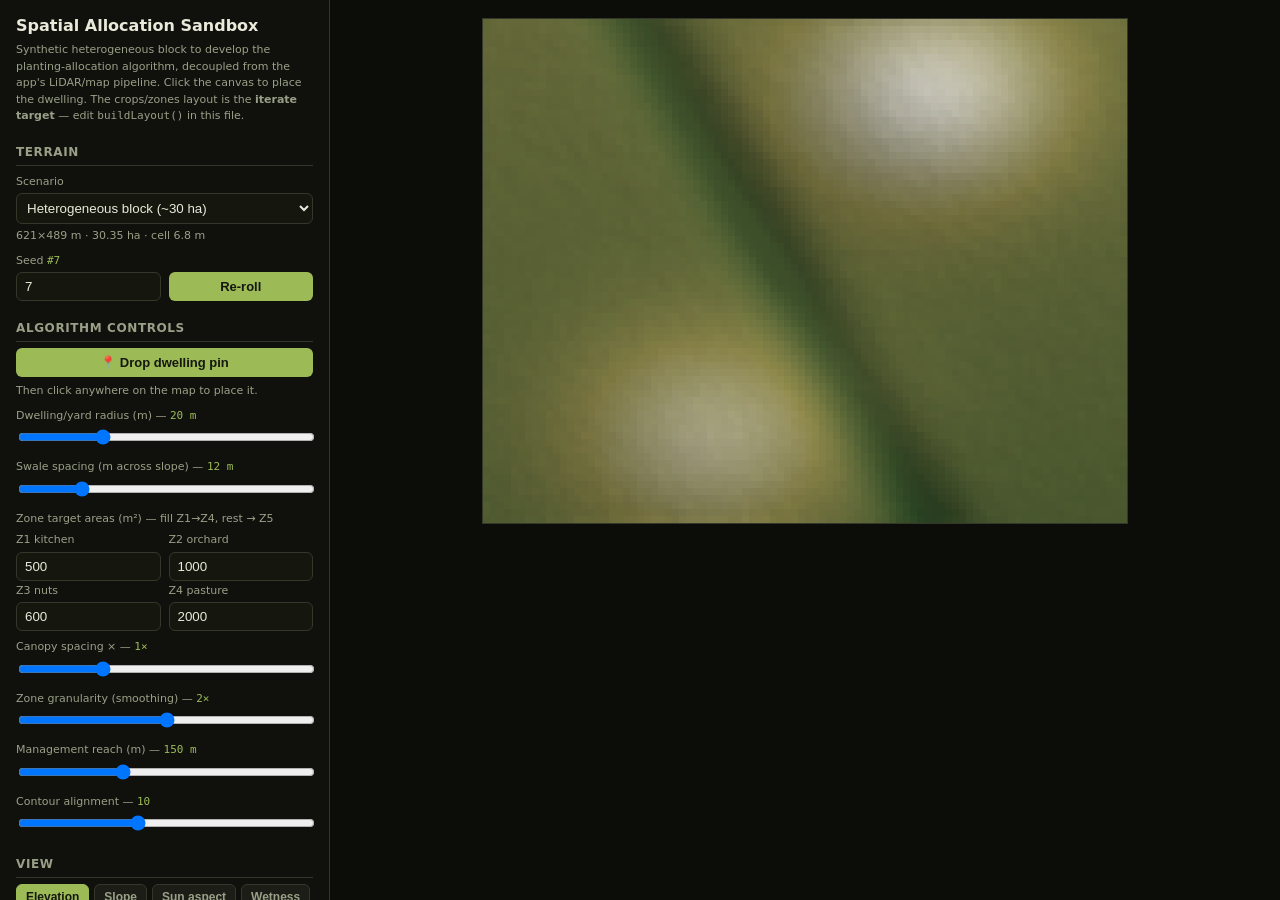
<file: spatial_sandbox.html>
<!DOCTYPE html>
<html lang="en"><head>
<meta charset="UTF-8"/><meta name="viewport" content="width=device-width,initial-scale=1"/>
<title>Spatial Allocation Sandbox — Family Farm Planner</title>
<style>
  :root{--bg:#10110d;--panel:#1b1d16;--panel2:#15170f;--line:#34382b;--ink:#e9ead9;--muted:#9aa087;--accent:#9cbb57;--mono:ui-monospace,Consolas,monospace;}
  *{box-sizing:border-box} body{margin:0;background:var(--bg);color:var(--ink);font:14px/1.5 system-ui,Segoe UI,Roboto,sans-serif;}
  .wrap{display:grid;grid-template-columns:330px 1fr;height:100vh}
  .side{border-right:1px solid var(--line);overflow:auto;padding:14px 16px 60px}
  .stage{position:relative;overflow:auto;background:#0c0d09;display:flex;align-items:flex-start;justify-content:center;padding:18px}
  h1{font-size:16px;margin:0 0 4px} h2{font-size:12px;text-transform:uppercase;letter-spacing:.6px;color:var(--muted);margin:18px 0 6px;border-bottom:1px solid var(--line);padding-bottom:4px}
  label{display:block;font-size:11px;color:var(--muted);margin:8px 0 3px}
  input[type=number],input[type=text]{width:100%;background:var(--panel2);border:1px solid var(--line);color:var(--ink);padding:6px 8px;border-radius:6px}
  input[type=range]{width:100%}
  button{background:var(--accent);color:#15170f;border:0;font-weight:650;padding:7px 11px;border-radius:6px;cursor:pointer;font-size:13px}
  button.ghost{background:transparent;color:var(--ink);border:1px solid var(--line);font-weight:500}
  .layers{display:flex;flex-wrap:wrap;gap:5px;margin:4px 0}
  .lyr{background:var(--panel);border:1px solid var(--line);color:var(--muted);padding:5px 9px;font-size:12px;border-radius:6px}
  .lyr.on{background:var(--accent);color:#15170f;border-color:var(--accent);font-weight:650}
  .row{display:grid;grid-template-columns:1fr 1fr;gap:8px}
  .val{font-family:var(--mono);font-size:11px;color:var(--accent)}
  canvas{image-rendering:pixelated;border:1px solid var(--line);cursor:crosshair;background:#000}
  .legend{font-size:11px;color:var(--muted);margin-top:8px}
  .legend .sw{display:inline-block;width:11px;height:11px;border-radius:2px;vertical-align:-1px;margin-right:5px}
  .note{font-size:11px;color:var(--muted)} .mono{font-family:var(--mono)}
  #tip{position:fixed;display:none;pointer-events:none;background:#1b1d16;border:1px solid var(--line);border-radius:6px;padding:5px 8px;font-size:12px;color:var(--ink);z-index:10;box-shadow:0 4px 14px rgba(0,0,0,.5)}
  textarea{width:100%;height:120px;background:var(--panel2);border:1px solid var(--line);color:var(--ink);font-family:var(--mono);font-size:11px;border-radius:6px;padding:6px}
  table{width:100%;border-collapse:collapse;font-size:11px} td{padding:2px 4px;border-bottom:1px solid var(--line)} .tre{color:#8fbf6a} .shr{color:#b6d98a} .nut{color:#cdbb6a} .ann{color:#d9b066}
</style></head>
<body>
<div class="wrap">
  <div class="side">
    <h1>Spatial Allocation Sandbox</h1>
    <div class="note">Synthetic heterogeneous block to develop the planting-allocation algorithm, decoupled from the app's LiDAR/map pipeline. Click the canvas to place the dwelling. The crops/zones layout is the <b>iterate target</b> — edit <span class="mono">buildLayout()</span> in this file.</div>

    <h2>Terrain</h2>
    <label>Scenario</label>
    <select id="scenario" style="width:100%;background:var(--panel2);border:1px solid var(--line);color:var(--ink);padding:6px;border-radius:6px;margin-bottom:4px"></select>
    <div class="note" id="siteinfo" style="margin-bottom:6px"></div>
    <label>Seed <span class="val" id="seedv"></span></label>
    <div class="row"><input type="number" id="seed" value="7"/><button id="reroll">Re-roll</button></div>

    <h2>Algorithm controls</h2>
    <button id="placePin" style="width:100%;margin-bottom:6px">📍 Drop dwelling pin</button>
    <div class="note" id="dwellnote" style="margin-bottom:6px">Then click anywhere on the map to place it.</div>
    <label>Dwelling/yard radius (m) — <span class="val" id="radv"></span></label>
    <input type="range" id="rad" min="5" max="60" step="1" value="20"/>
    <label>Swale spacing (m across slope) — <span class="val" id="viv"></span></label>
    <input type="range" id="vi" min="5" max="40" step="1" value="12"/>
    <label>Zone target areas (m²) <span class="note">— fill Z1→Z4, rest → Z5</span></label>
    <div class="row">
      <div><label style="margin-top:2px">Z1 kitchen</label><input type="number" id="z1area" value="500"/></div>
      <div><label style="margin-top:2px">Z2 orchard</label><input type="number" id="z2area" value="1000"/></div>
    </div>
    <div class="row">
      <div><label style="margin-top:2px">Z3 nuts</label><input type="number" id="z3area" value="600"/></div>
      <div><label style="margin-top:2px">Z4 pasture</label><input type="number" id="z4area" value="2000"/></div>
    </div>
    <label>Canopy spacing × — <span class="val" id="spaceMulv"></span></label>
    <input type="range" id="spaceMul" min="0.7" max="1.8" step="0.1" value="1"/>
    <label>Zone granularity (smoothing) — <span class="val" id="smoothv"></span></label>
    <input type="range" id="smooth" min="0" max="4" step="1" value="2"/>
    <label>Management reach (m) — <span class="val" id="reachv"></span></label>
    <input type="range" id="reach" min="60" max="320" step="10" value="150"/>
    <label>Contour alignment — <span class="val" id="contourKv"></span></label>
    <input type="range" id="contourK" min="0" max="25" step="1" value="10"/>

    <h2>View</h2>
    <div class="layers" id="layers"></div>
    <div class="legend" id="legend"></div>

    <h2>Stats</h2>
    <div id="stats" class="mono note"></div>

    <h2>Tree / crop list (editable)</h2>
    <div class="note">name · type · h_max · w_max · water · soil · zone · ha</div>
    <table id="treetbl"></table>
  </div>
  <div class="stage"><canvas id="cv"></canvas><div id="tip"></div></div>
</div>

<script>
// ════════════════ 0. helpers ════════════════
function mulberry32(a){return function(){a|=0;a=a+0x6D2B79F5|0;let t=Math.imul(a^a>>>15,1|a);t=t+Math.imul(t^t>>>7,61|t)^t;return((t^t>>>14)>>>0)/4294967296;};}
function lerp(a,b,t){return a+(b-a)*t;}
function minMax(arr){let mn=Infinity,mx=-Infinity;for(const v of arr){if(v<mn)mn=v;if(v>mx)mx=v;}return[mn,mx];}
function metresBetweenLL(aLat,aLon,bLat,bLon){const dLat=(aLat-bLat)*110540,dLon=(aLon-bLon)*111320*Math.cos((aLat+bLat)/2*Math.PI/180);return Math.hypot(dLat,dLon);}
class MinHeap{constructor(){this.a=[];}get size(){return this.a.length;}push(p,v){const a=this.a;a.push([p,v]);let i=a.length-1;while(i>0){const j=(i-1)>>1;if(a[j][0]<=a[i][0])break;[a[i],a[j]]=[a[j],a[i]];i=j;}}pop(){const a=this.a;const top=a[0];const last=a.pop();if(a.length){a[0]=last;let i=0;for(;;){let l=2*i+1,r=l+1,m=i;if(l<a.length&&a[l][0]<a[m][0])m=l;if(r<a.length&&a[r][0]<a[m][0])m=r;if(m===i)break;[a[i],a[m]]=[a[m],a[i]];i=m;}}return top;}}

// ════════════════ 1. the synthetic site ════════════════
const rows=72, cols=92, N=rows*cols, PX=7;
// site lat/lon box — variable per scenario (north = top = higher lat)
let W=0, Sb=0, E=0.00558, Nb=0.00442;
const SCENARIOS=[
  {name:"Heterogeneous block (~30 ha)", area:300000, dem:"hetero"},
  {name:"Valley + creek (~4 ha)",       area:40000,  dem:"valley"},
  {name:"Hill / knoll (~2 ha)",         area:20000,  dem:"hill"},
  {name:"Sloped paddock (1 ha)",        area:10000,  dem:"slope"},
  {name:"Flat plot (¼ acre)",           area:1011,   dem:"flat"},
];
let CUR_SCENARIO=SCENARIOS[0];
function siteDims(area){ const ratio=cols/rows, h=Math.sqrt(area/ratio); return {w:h*ratio,h}; }   // keep canvas aspect
function applyScenario(sc){ CUR_SCENARIO=sc; const {w,h}=siteDims(sc.area); E=w/111320; Nb=h/110540; dwelling=null;
  const rEl=document.getElementById("rad"); if(rEl){ const rv=Math.max(5,Math.min(40,Math.round(w*0.06))); rEl.value=rv; const rl=document.getElementById("radv"); if(rl)rl.textContent=rv+" m"; }
  const dn=document.getElementById("dwellnote"); if(dn)dn.textContent="Drop the dwelling pin to place it.";
  const pb=document.getElementById("placePin"); if(pb)pb.textContent="📍 Drop dwelling pin"; regen(); }
let SOIL_NAMES=["sand","loam","clay","rock"], SOIL_RGB=[[206,178,120],[150,132,86],[120,96,70],[110,110,104]];

function genDEM(seed){
  const rng=mulberry32(seed), vals=new Float64Array(N), dem=CUR_SCENARIO.dem, vJit=(rng()-0.5)*0.1;
  const hills=[[0.16,0.68,42,0.21],[0.84,0.34,34,0.23]];      // hetero: one north, one south
  const cellM=(E-W)*111320/(cols-1);
  const noiseAmp=Math.min({hetero:1.4,valley:0.8,hill:0.8,slope:0.6,flat:0.25}[dem]||0.8, cellM*0.08);  // bound to cell size so tiny sites stay gentle
  for(let r=0;r<rows;r++)for(let c=0;c<cols;c++){ const fr=r/rows, fc=c/cols; let z;
    if(dem==="hetero"){ z=8+(rows-1-r)/rows*10;
      for(const[hr,hc,a,s] of hills){ const dr=(fr-hr)/s, dc=(fc-hc)/s; z+=a*Math.exp(-(dr*dr+dc*dc)); }
      const vd=fc-(0.28+0.45*fr+vJit); z-=15*Math.exp(-(vd/0.07)*(vd/0.07));
    } else if(dem==="valley"){ z=10+(rows-1-r)/rows*3; const vd=fc-0.5; z-=9*Math.exp(-(vd/0.13)*(vd/0.13));
    } else if(dem==="hill"){ const dr=(fr-0.5)/0.32, dc=(fc-0.5)/0.32; z=6+18*Math.exp(-(dr*dr+dc*dc));
    } else if(dem==="slope"){ z=2+fr*8+fc*2;                           // ~9% grade (within swale band), faces north (warm)
    } else { z=5+Math.sin(fc*6)*0.15+Math.cos(fr*5)*0.12; }            // flat: very gentle swells
    z+=(rng()-0.5)*2*noiseAmp;
    vals[r*cols+c]=z;
  }
  return vals;
}
function genSoil(F){
  const soil=new Uint8Array(N); const [mn,mx]=minMax(F);
  const rockR=0.24*rows, rockC=0.82*cols;
  for(let i=0;i<N;i++){ const t=(F[i]-mn)/((mx-mn)||1), r=(i/cols)|0, c=i%cols;
    let s=t>0.62?0:t>0.34?1:2;                                 // high=sand, mid=loam, low=clay
    const dr=(r-rockR)/(0.11*rows),dc=(c-rockC)/(0.11*cols); if(dr*dr+dc*dc<1) s=3;  // rock outcrop
    soil[i]=s; }
  return soil;
}

// ════════════════ 2. terrain analysis (ported from spatial.js) ════════════════
let analysis=null, soil=null, design=null, contourLines=null;
function analyse(vals){
  const idx=(r,c)=>r*cols+c, NB=[[-1,0],[1,0],[0,-1],[0,1],[-1,-1],[-1,1],[1,-1],[1,1]];
  const Z=Float64Array.from(vals);
  const csx=metresBetweenLL(Sb,W,Sb,E)/(cols-1), csy=metresBetweenLL(Sb,W,Nb,W)/(rows-1), cell=(csx+csy)/2;
  // priority-flood pit fill
  const F=new Float64Array(N).fill(Infinity), closed=new Uint8Array(N), heap=new MinHeap(), eps=1e-4;
  for(let r=0;r<rows;r++)for(let c=0;c<cols;c++){ if(r===0||c===0||r===rows-1||c===cols-1){const i=idx(r,c);F[i]=Z[i];closed[i]=1;heap.push(F[i],i);} }
  while(heap.size){ const [,i]=heap.pop(), r=(i/cols)|0,c=i%cols;
    for(const [dr,dc] of NB){ const rr=r+dr,cc=c+dc; if(rr<0||cc<0||rr>=rows||cc>=cols)continue; const j=idx(rr,cc); if(closed[j])continue; F[j]=Math.max(Z[j],F[i]+eps); closed[j]=1; heap.push(F[j],j); } }
  // slope / aspect / hillshade (Horn)
  const zc=(r,c)=>F[idx(Math.max(0,Math.min(rows-1,r)),Math.max(0,Math.min(cols-1,c)))];
  const slopeDeg=new Float64Array(N), aspect=new Float64Array(N), hs=new Float64Array(N);
  const az=315*Math.PI/180, zen=(90-45)*Math.PI/180;
  for(let r=0;r<rows;r++)for(let c=0;c<cols;c++){
    const dzdx=((zc(r-1,c+1)+2*zc(r,c+1)+zc(r+1,c+1))-(zc(r-1,c-1)+2*zc(r,c-1)+zc(r+1,c-1)))/(8*csx);
    const dzdyN=((zc(r-1,c-1)+2*zc(r-1,c)+zc(r-1,c+1))-(zc(r+1,c-1)+2*zc(r+1,c)+zc(r+1,c+1)))/(8*csy);
    const g=Math.hypot(dzdx,dzdyN), sl=Math.atan(g)*180/Math.PI, i=idx(r,c);
    slopeDeg[i]=sl;
    aspect[i]=(g<1e-6||sl<0.5)?-1:((Math.atan2(-dzdx,-dzdyN)*180/Math.PI)+360)%360;
    hs[i]=Math.max(0,Math.cos(zen)*Math.cos(Math.atan(g))+Math.sin(zen)*Math.sin(Math.atan(g))*Math.cos(az-Math.atan2(dzdyN,-dzdx)));
  }
  // D8 flow accumulation + wetness
  const recv=new Int32Array(N).fill(-1), dist=[csy,csy,csx,csx,Math.hypot(csx,csy),Math.hypot(csx,csy),Math.hypot(csx,csy),Math.hypot(csx,csy)];
  for(let r=0;r<rows;r++)for(let c=0;c<cols;c++){ const i=idx(r,c); let best=-1,bd=0;
    for(let k=0;k<8;k++){const rr=r+NB[k][0],cc=c+NB[k][1]; if(rr<0||cc<0||rr>=rows||cc>=cols)continue; const j=idx(rr,cc), drop=(F[i]-F[j])/dist[k]; if(drop>bd){bd=drop;best=j;}} recv[i]=best; }
  const accum=new Float64Array(N).fill(1), ord=Array.from({length:N},(_,i)=>i).sort((a,b)=>F[b]-F[a]);
  for(const i of ord){ const j=recv[i]; if(j>=0) accum[j]+=accum[i]; }
  const depth=new Float64Array(N), twi=new Float64Array(N);
  for(let i=0;i<N;i++){ depth[i]=Math.max(0,F[i]-Z[i]); twi[i]=Math.log((accum[i]*cell)/Math.tan(Math.max(slopeDeg[i]*Math.PI/180,0.001))); }
  const inside=new Uint8Array(N).fill(1);
  analysis={rows,cols,w:W,s:Sb,e:E,n:Nb,csx,csy,cell,Z,F,slopeDeg,aspect,hs,accum,depth,twi,inside,chanThresh:Math.max(8,Math.round(N*0.012))};
}

// ── facets (ported ZONES4 classifier) + swales (marching-squares lines) + dams (points) ──
const ZONES4=[
  {id:0,name:"Drainage line / wet valley",col:[40,150,150]},
  {id:1,name:"Frost hollow",col:[140,110,180]},
  {id:2,name:"Warm slope (N/E/W)",col:[220,150,70]},
  {id:3,name:"Cool slope (S)",col:[90,130,180]},
  {id:4,name:"Steep land",col:[170,80,60]},
  {id:5,name:"Flat productive",col:[110,175,80]},
  {id:6,name:"Exposed ridge / top",col:[205,195,120]}
];
const FACET_TIER={5:1,0:1,2:2,3:2,1:2,4:3,6:3};      // facet → crop tier (for later allocation use)
function pctile(arr,inside,p){ const v=[]; for(let i=0;i<arr.length;i++) if(inside[i]) v.push(arr[i]); v.sort((a,b)=>a-b); return v.length?v[Math.min(v.length-1,Math.floor(p*v.length))]:0; }
function slopePctFromDeg(d){ return Math.tan(d*Math.PI/180)*100; }
function classifyFacets(){
  const {inside,slopeDeg,aspect,accum,depth,twi,F,chanThresh}=analysis;
  const twiHi=pctile(twi,inside,0.85), elevHi=pctile(F,inside,0.70), accumLo=pctile(accum,inside,0.40), STEEP=18;
  const facet=new Int8Array(N).fill(-1), counts=new Array(ZONES4.length).fill(0); let nIn=0;
  for(let i=0;i<N;i++){ if(!inside[i])continue; nIn++; const sl=slopeDeg[i],a=aspect[i]; let f;
    if(sl>STEEP)f=4; else if(depth[i]>0.15)f=1; else if((accum[i]>=chanThresh||twi[i]>=twiHi)&&sl<6)f=0;
    else if(sl<2)f=5; else if(F[i]>=elevHi&&accum[i]<=accumLo)f=6; else if(a>=135&&a<225)f=3; else f=2;
    facet[i]=f; counts[f]++; }
  const facetPct={}; ZONES4.forEach(z=>facetPct[z.id]=nIn?Math.round(counts[z.id]/nIn*100):0);
  return {facet,facetPct};
}
function buildSwales(VI){
  const {rows,cols,w:wB,s:sB,e:eB,n:nB,F,slopeDeg,inside}=analysis; const idx=(r,c)=>r*cols+c;
  let mn=Infinity,mx=-Infinity; for(let i=0;i<N;i++){ if(inside[i]){ if(F[i]<mn)mn=F[i]; if(F[i]>mx)mx=F[i]; } }
  const xy=(r,c)=>[lerp(wB,eB,c/(cols-1)),lerp(nB,sB,r/(rows-1))];          // [lon,lat]
  const cellOk=(r,c)=>{ const ii=[idx(r,c),idx(r,c+1),idx(r+1,c+1),idx(r+1,c)]; if(!ii.every(k=>inside[k]))return false;
    const sl=(slopeDeg[ii[0]]+slopeDeg[ii[1]]+slopeDeg[ii[2]]+slopeDeg[ii[3]])/4, pc=slopePctFromDeg(sl); return pc>=2&&pc<=12; };
  const segs=[]; if(!isFinite(mn)||VI<=0) return segs;
  for(let z=Math.ceil(mn/VI)*VI; z<mx; z+=VI){
    for(let r=0;r<rows-1;r++)for(let c=0;c<cols-1;c++){ if(!cellOk(r,c))continue;
      const v=[F[idx(r,c)],F[idx(r,c+1)],F[idx(r+1,c+1)],F[idx(r+1,c)]], p=[xy(r,c),xy(r,c+1),xy(r+1,c+1),xy(r+1,c)], cross=[];
      for(let k=0;k<4;k++){ const a=v[k],b=v[(k+1)%4]; if((a<z)!==(b<z)){ const t=(z-a)/(b-a), pa=p[k],pb=p[(k+1)%4]; cross.push([pa[0]+(pb[0]-pa[0])*t,pa[1]+(pb[1]-pa[1])*t]); } }
      if(cross.length===2) segs.push([[cross[0][1],cross[0][0]],[cross[1][1],cross[1][0]]]);
      else if(cross.length===4){ segs.push([[cross[0][1],cross[0][0]],[cross[1][1],cross[1][0]]]); segs.push([[cross[2][1],cross[2][0]],[cross[3][1],cross[3][0]]]); } }
  }
  return segs;
}
function buildDams(){
  const {accum,inside,cell,chanThresh}=analysis; const cand=[];
  for(let i=0;i<N;i++) if(inside[i]&&accum[i]>=chanThresh) cand.push(i);
  cand.sort((a,b)=>accum[b]-accum[a]);
  const picked=[], minSep=Math.max(30,cell*8);
  for(const i of cand){ const [lat,lon]=cellLL(i);
    if(picked.some(p=>metresBetweenLL(lat,lon,p.lat,p.lon)<minSep)) continue;
    picked.push({lat,lon,catchM2:accum[i]*cell*cell}); if(picked.length>=3) break; }
  return picked;
}
// majority filter — collapses salt-and-pepper facets into coherent blocks (less granular)
function smoothFacets(facet, iters){
  const {rows,cols,inside}=analysis; let cur=facet;
  for(let it=0; it<iters; it++){ const next=Int8Array.from(cur);
    for(let r=0;r<rows;r++)for(let c=0;c<cols;c++){ const i=r*cols+c; if(!inside[i])continue;
      const cnt={}; for(let dr=-1;dr<=1;dr++)for(let dc=-1;dc<=1;dc++){const rr=r+dr,cc=c+dc;if(rr<0||cc<0||rr>=rows||cc>=cols)continue;const j=rr*cols+cc;if(!inside[j]||cur[j]<0)continue;cnt[cur[j]]=(cnt[cur[j]]||0)+1;}
      let bf=cur[i],bc=-1; for(const f in cnt){ if(cnt[f]>bc){bc=cnt[f];bf=+f;} } next[i]=bf;
    }
    cur=next;
  }
  return cur;
}
function buildDesign(HI){    // HI = desired horizontal swale spacing (m)
  let {facet,facetPct}=classifyFacets();
  const el=document.getElementById("smooth"), sm=el?+el.value:2;
  if(sm>0){ facet=smoothFacets(facet,sm);
    const counts=new Array(ZONES4.length).fill(0); let nIn=0;
    for(let i=0;i<N;i++){ if(analysis.inside[i]&&facet[i]>=0){nIn++;counts[facet[i]]++;} }
    facetPct={}; ZONES4.forEach(z=>facetPct[z.id]=nIn?Math.round(counts[z.id]/nIn*100):0);
  }
  // swale vertical interval VI derived from desired HORIZONTAL spacing HI & median workable slope —
  // same basis as the farm planner: swales sit ~HI metres apart across the slope, regardless of relief
  const wk=[]; for(let i=0;i<N;i++){ if(analysis.inside[i]){ const p=slopePctFromDeg(analysis.slopeDeg[i]); if(p>=2&&p<=12) wk.push(p); } }
  wk.sort((a,b)=>a-b); const medS=wk.length? wk[wk.length>>1] : 6;
  const VI=Math.max(0.2, HI*medS/100);
  design={spacing:{VI:+VI.toFixed(2),HI,medS:+medS.toFixed(1)}, swales:buildSwales(VI), dams:buildDams(), keyDams:[], facet, facetPct};
}
// full iso-elevation contour lines (all levels, no slope filter) grouped by level → for the topography view
function buildContourLines(CI){
  const {rows,cols,w:wB,s:sB,e:eB,n:nB,F,inside}=analysis; const idx=(r,c)=>r*cols+c;
  let mn=Infinity,mx=-Infinity; for(let i=0;i<N;i++){ if(inside[i]){ if(F[i]<mn)mn=F[i]; if(F[i]>mx)mx=F[i]; } }
  const xy=(r,c)=>[lerp(wB,eB,c/(cols-1)),lerp(nB,sB,r/(rows-1))]; const out=[];
  if(!isFinite(mn)||CI<=0) return out;
  for(let z=Math.ceil(mn/CI)*CI; z<mx; z+=CI){ const segs=[];
    for(let r=0;r<rows-1;r++)for(let c=0;c<cols-1;c++){
      const ii=[idx(r,c),idx(r,c+1),idx(r+1,c+1),idx(r+1,c)]; if(!ii.every(k=>inside[k]))continue;
      const v=[F[ii[0]],F[ii[1]],F[ii[2]],F[ii[3]]], p=[xy(r,c),xy(r,c+1),xy(r+1,c+1),xy(r+1,c)], cr=[];
      for(let k=0;k<4;k++){ const a=v[k],b=v[(k+1)%4]; if((a<z)!==(b<z)){ const t=(z-a)/(b-a),pa=p[k],pb=p[(k+1)%4]; cr.push([pa[0]+(pb[0]-pa[0])*t,pa[1]+(pb[1]-pa[1])*t]); } }
      if(cr.length===2) segs.push([[cr[0][1],cr[0][0]],[cr[1][1],cr[1][0]]]);
      else if(cr.length===4){ segs.push([[cr[0][1],cr[0][0]],[cr[1][1],cr[1][0]]]); segs.push([[cr[2][1],cr[2][0]],[cr[3][1],cr[3][0]]]); }
    }
    out.push({z,segs});
  }
  return out;
}

// ════════════════ 3. dwelling + cost distance (ported) ════════════════
let dwelling=null;
function cellLL(i){const r=(i/cols)|0,c=i%cols;return [Nb-(r+0.5)/rows*(Nb-Sb), W+(c+0.5)/cols*(E-W)];}
function cellAtLatLon(lat,lon){const {inside}=analysis;let c=Math.round((lon-W)/((E-W)||1)*(cols-1)),r=Math.round((Nb-lat)/((Nb-Sb)||1)*(rows-1));c=Math.max(0,Math.min(cols-1,c));r=Math.max(0,Math.min(rows-1,r));const i=r*cols+c;return inside[i]?i:0;}
function costDistanceFrom(seed){const {slopeDeg,inside}=analysis,{csx,csy}=analysis,cost=new Float64Array(N).fill(Infinity);if(seed<0)return cost;const K=0.1,diag=Math.hypot(csx,csy),NB=[[-1,0,csy],[1,0,csy],[0,-1,csx],[0,1,csx],[-1,-1,diag],[-1,1,diag],[1,-1,diag],[1,1,diag]],sp=i=>Math.tan(slopeDeg[i]*Math.PI/180)*100;cost[seed]=0;const h=new MinHeap();h.push(0,seed);while(h.size){const [d,i]=h.pop();if(d>cost[i])continue;const r=(i/cols)|0,c=i%cols;for(const[dr,dc,dist]of NB){const rr=r+dr,cc=c+dc;if(rr<0||cc<0||rr>=rows||cc>=cols)continue;const j=rr*cols+cc;if(!inside[j])continue;const step=dist*(1+K*Math.max(sp(i),sp(j)));if(cost[i]+step<cost[j]){cost[j]=cost[i]+step;h.push(cost[j],j);}}}return cost;}

// ════════════════ 4. crop list + mock plan ════════════════
// type: ann|tree|shrub|nut · water: lo|mod|hi · soil pref · zone affinity · ha allocated
const CROPS=[
  ["Lettuce","ann",0.3,0.3,"mod","loam",1,0.004,false,"annual"],
  ["Carrot","ann",0.4,0.2,"mod","sand",1,0.004,false,"annual"],
  ["Tomato","ann",1.5,0.6,"mod","loam",1,0.005,false,"annual"],
  ["Bush Bean","ann",0.5,0.4,"mod","loam",1,0.004,true,"annual"],
  ["Cabbage","ann",0.5,0.5,"hi","clay",1,0.004,false,"annual"],
  ["Basil (herb)","ann",0.6,0.4,"mod","loam",1,0.002,false,"annual"],
  ["Zucchini","ann",0.8,1.2,"hi","loam",1,0.004,false,"annual"],
  ["Apple","tree",6,7,"mod","loam",2,0.02,false,"deciduous"],
  ["Pear","tree",8,6,"mod","loam",2,0.018,false,"deciduous"],
  ["Peach","tree",5,5,"mod","sand",2,0.015,false,"deciduous"],
  ["Plum","tree",6,5,"mod","loam",2,0.015,false,"deciduous"],
  ["Citrus","tree",4,4,"hi","loam",2,0.015,false,"evergreen"],
  ["Mulberry","tree",9,8,"mod","loam",2,0.02,false,"deciduous"],
  ["Blueberry","shrub",1.6,1.2,"hi","sand",2,0.01,false,"deciduous"],
  ["Currant","shrub",1.5,1.2,"hi","loam",2,0.008,false,"deciduous"],
  ["Raspberry","shrub",1.8,1,"mod","loam",2,0.008,false,"deciduous"],
  ["Tagasaste (N)","shrub",3,2.5,"lo","sand",2,0.01,true,"evergreen"],
  ["Comfrey (acc)","shrub",1,1,"hi","clay",2,0.004,false,"deciduous"],
  ["Elderberry","shrub",3,3,"hi","clay",2,0.008,false,"deciduous"],
  ["Walnut","nut",20,9,"mod","loam",3,0.04,false,"deciduous"],
  ["Chestnut","nut",18,10,"mod","loam",3,0.04,false,"deciduous"],
  ["Almond","nut",8,7,"lo","sand",3,0.03,false,"deciduous"],
  ["Macadamia","nut",12,8,"mod","loam",3,0.03,false,"evergreen"],
  ["Honey Locust (N)","nut",18,12,"lo","clay",3,0.03,true,"deciduous"],
  ["Olive","tree",8,7,"lo","rock",3,0.025,false,"evergreen"],
  ["Carob","nut",10,8,"lo","rock",3,0.02,false,"evergreen"],
];
function buildPlan(){
  const food=t=>t==="nut"?"Nuts":t==="ann"?"Vegetables":"Fruit";
  const part=t=>t==="nut"?"Nut":t==="ann"?"Leaf":"Fruit";
  const sel=CROPS.map(x=>({allocHa:x[7],crop:{name:x[0],perennial:x[1]!=="ann",food_group:food(x[1]),edible_part:part(x[1]),h_max:x[2],w_max:x[3],water:x[4],soil:x[5],zone:x[6],nfix:x[8],phenology:x[9]}}));
  return {selected:sel, usedPastureHa:0.18, pondHa:0.04};
}
let plan=buildPlan();

// ════════════════ 5. THE ZONES + CROPS ALGORITHM — iterate here ════════════════
// Zones are EXPLICIT AREA TARGETS (m²), filled in priority order Z1→Z2→Z3→Z4 from the dwelling
// outward (nearest cells first, softly preferring each zone's facet). When the land runs out, the
// later zones simply don't fit; leftover land → Z5. Each zone is then packed full of its crops at
// mature-canopy spacing, tallest to the south so nothing is shaded out.
let layout=null;
function buildLayout(){
  layout=null; const A=analysis; if(!A||!dwelling||!design||!plan) return;
  const {rows,cols,csx,csy,inside,F,aspect,slopeDeg}=A, facet=design.facet;
  const seed=cellAtLatLon(dwelling.lat,dwelling.lon); if(seed<0) return;
  const cellHa=csx*csy/1e4, rad=dwelling.radius||20, cost=costDistanceFrom(seed), ll=cellLL;
  const nb4=i=>{const r=(i/cols)|0,c=i%cols,o=[];if(r>0)o.push(i-cols);if(r<rows-1)o.push(i+cols);if(c>0)o.push(i-1);if(c<cols-1)o.push(i+1);return o;};
  // crop sets (needed to size Zone 1)
  const sel=plan.selected.filter(x=>x.crop&&x.allocHa>0), isNut=c=>/nut/i.test(c.food_group||"");
  const annuals=sel.filter(x=>!x.crop.perennial&&!isNut(x.crop));
  const orchardCr=sel.filter(x=>x.crop.perennial&&!isNut(x.crop));            // fruit trees + shrubs
  const nutCr=sel.filter(x=>isNut(x.crop));
  const pioneerCr=sel.filter(x=>x.crop.perennial&&x.crop.nfix);              // N-fixers reclaim bushland
  const cellM2=csx*csy, spaceMul=+document.getElementById("spaceMul").value;
  const reachEl=document.getElementById("reach"), reachM=reachEl?+reachEl.value:9999;
  const ckEl=document.getElementById("contourK"), KC=ckEl?+ckEl.value:10;   // contour alignment: m penalty per m elevation difference
  // ── ZONES: explicit AREA targets (m²), shaped to follow CONTOURS, with a sun rule ──
  // (1) the house shades the south, so Z1 (kitchen) sits on the SUN side — NORTH of the house.
  // (2) planting follows the contour: zones grow cheaply ALONG a contour and dearly ACROSS it
  //     (KC = penalty per metre of elevation difference) → contour bands, not radial circles.
  // (3) Z2→Z4 stack to the SOUTH (behind the house), each on the next contour. Reach caps the spread.
  const tgt=z=>{ const el=document.getElementById("z"+z+"area"); return el?Math.max(0,+el.value):0; };
  const targets={1:tgt(1),2:tgt(2),3:tgt(3),4:tgt(4)};
  const ZPREF={1:{5:1,2:.6},2:{2:1,5:.8},3:{3:1,4:.9,6:.8,1:.5},4:{5:.9,3:.7,2:.6,0:.5}};   // zone → facet soft prefs
  const Fd=F[seed];
  const cdist=i=>{ const [la,lo]=ll(i); return metresBetweenLL(la,lo,dwelling.lat,dwelling.lon) + KC*Math.abs(F[i]-Fd); };  // contour-following distance
  const within=i=>{ const [la,lo]=ll(i); return metresBetweenLL(la,lo,dwelling.lat,dwelling.lon)<=reachM; };
  const regionOf=new Int8Array(N), claimed=new Uint8Array(N);
  for(let i=0;i<N;i++){ if(!inside[i]){claimed[i]=1;continue;} const [lat,lon]=ll(i); if(metresBetweenLL(lat,lon,dwelling.lat,dwelling.lon)<=rad) claimed[i]=1; }  // dwelling yard
  const rdist=i=>{ const [la,lo]=ll(i); return metresBetweenLL(la,lo,dwelling.lat,dwelling.lon); };
  const isNorth=i=>ll(i)[0]>dwelling.lat;
  const sunAspect=i=>{ const a=aspect[i]; return a<0?0.7:(Math.cos(a*Math.PI/180)+1)/2; };   // N 1 · E/W .5 · S 0 · flat .7
  const z1Score=i=> sunAspect(i)*(slopeDeg[i]<10?1:slopeDeg[i]<18?0.7:0.45);                  // sunny AND gentle for the kitchen
  const claimBy=(zone,pool,key,area)=>{ const need=Math.round(area/cellM2); if(need<=0||!pool.length)return;
    pool.sort((a,b)=>key(a)-key(b));
    for(let k=0;k<Math.min(need,pool.length);k++){ regionOf[pool[k]]=zone; claimed[pool[k]]=1; } };
  // Z1 → hug the SUN: prefer sunny (N/E/W-facing), gentle cells near the house; it can wrap the sides
  //      or pull away to find the right land. A faint north lean accounts for the house's own shadow.
  { const p=[]; for(let i=0;i<N;i++) if(!claimed[i]&&within(i)) p.push(i);
    claimBy(1, p, i=> cdist(i)/Math.max(0.2, z1Score(i)) * (isNorth(i)?0.95:1), targets[1]); }
  // Z2,Z3 → SOUTH side of the band first, but as they outgrow the inner zone they curl E/W and back
  // around the NORTH to encircle it (north merely costs more than south, rather than being forbidden)
  for(const z of [2,3]){ const p=[]; for(let i=0;i<N;i++) if(!claimed[i]&&within(i)) p.push(i);
    claimBy(z, p, i=>cdist(i)*(isNorth(i)?1.3:1), targets[z]); }
  // Z4 → whatever of the MOST SUITABLE land is available (facet-led, not contour-bound, anywhere)
  { const pref=ZPREF[4]||{}, p=[]; for(let i=0;i<N;i++) if(!claimed[i]&&inside[i]) p.push(i);
    claimBy(4, p, i=>cdist(i)-(pref[facet[i]]||0)*1e4, targets[4]); }
  for(let i=0;i<N;i++) if(inside[i]&&!claimed[i]) regionOf[i]=5;   // Z5 → the rest
  // ── CROPS: fill each zone with its crops at mature-canopy spacing; tallest to the south (no shading) ──
  const cellsOf=z=>{const a=[];for(let i=0;i<N;i++)if(regionOf[i]===z)a.push(i);return a;};
  const fillZone=(zoneCells, cropList, sparse=1, cap=1600)=>{
    const marks=[]; if(!cropList.length||!zoneCells.length) return marks;
    const ws=cropList.map(x=>x.crop.w_max).sort((a,b)=>a-b), medW=ws[ws.length>>1]*spaceMul*sparse;
    const stepC=Math.max(1,Math.round(medW/Math.max(csx,1)));
    const inZone=new Uint8Array(N); zoneCells.forEach(i=>inZone[i]=1);
    let rmin=rows,rmax=0,cmin=cols,cmax=0; zoneCells.forEach(i=>{const r=(i/cols)|0,c=i%cols;if(r<rmin)rmin=r;if(r>rmax)rmax=r;if(c<cmin)cmin=c;if(c>cmax)cmax=c;});
    let nodes=[]; for(let r=rmin;r<=rmax;r+=stepC)for(let c=cmin;c<=cmax;c+=stepC){const i=r*cols+c;if(inZone[i])nodes.push(i);}
    if(!nodes.length) return marks;
    if(nodes.length>cap){ const st=nodes.length/cap, nn=[]; for(let k=0;k<cap;k++) nn.push(nodes[Math.floor(k*st)]); nodes=nn; }
    const pool=[]; cropList.forEach(x=>{ const w=Math.max(1,Math.round((x.allocHa||0.01)*200)); for(let q=0;q<w;q++)pool.push(x.crop); });
    const trees=nodes.map((_,k)=>{ const cr=pool[(k*7)%pool.length]; return {name:cr.name,w_max:cr.w_max,h_max:cr.h_max}; });
    trees.sort((a,b)=>a.h_max-b.h_max);                                  // short → tall
    nodes.sort((a,b)=>((a/cols|0)-(b/cols|0))||((a%cols)-(b%cols)));     // north → south
    nodes.forEach((i,k)=>{ const t=trees[k], [lat,lon]=ll(i); marks.push({name:t.name,w_max:t.w_max,h_max:t.h_max,lat,lon}); });
    return marks;
  };
  // Z1 annual beds — fill Zone 1, chunked by species (short→tall), nearest first
  const bedOf=new Int32Array(N).fill(-1), beds=[];
  { const z1=cellsOf(1).sort((a,b)=>cost[a]-cost[b]), al=annuals.slice().sort((a,b)=>a.crop.h_max-b.crop.h_max);
    if(al.length&&z1.length){ const per=Math.ceil(z1.length/al.length);
      z1.forEach((i,k)=>{ bedOf[i]=Math.min(al.length-1,Math.floor(k/per)); });
      al.forEach(x=>beds.push({name:x.crop.name})); } }
  const treeMarks=fillZone(cellsOf(2), orchardCr);          // Z2 orchard, full
  const nutMarks =fillZone(cellsOf(3), nutCr);              // Z3 nuts, full
  const bushMarks=fillZone(cellsOf(5), pioneerCr, 3);       // Z5 sparse pioneer regen
  const dams=[]; const pondHa=plan.pondHa||0, per=design.dams.length?pondHa/design.dams.length:0;
  design.dams.forEach(d=>dams.push({lat:d.lat,lon:d.lon,surfaceHa:per}));
  const areaOf=z=>{let a=0;for(let i=0;i<N;i++)if(regionOf[i]===z)a++;return a*cellHa;};
  layout={regionOf,bedOf,beds,treeMarks,shrubMarks:[],nutMarks,bushMarks,dams,
    stats:{z1:areaOf(1),z2:areaOf(2),z3:areaOf(3),z4:areaOf(4),z5:areaOf(5)}};
}

// ════════════════ 6. render (canvas) ════════════════
const cv=document.getElementById("cv"); cv.width=cols*PX; cv.height=rows*PX; const ctx=cv.getContext("2d");
let activeLayer="elev", TOPO_CI=3;
const LAYERS=[["elev","Elevation"],["slope","Slope"],["aspect","Sun aspect"],["wetness","Wetness"],["soil","Soil"],["facets","Facets"],["topo","Topography"],["waterplan","Water plan"],["zones","Zones"],["crops","Crops"]];
function shade(col,h){const s=0.45+0.55*h;return[col[0]*s,col[1]*s,col[2]*s];}
function tint(t){const c=[[48,78,40],[150,144,79],[225,222,208]];const seg=t<0.5?0:1,k=(t-seg*0.5)*2;return[lerp(c[seg][0],c[seg+1][0],k),lerp(c[seg][1],c[seg+1][1],k),lerp(c[seg][2],c[seg+1][2],k)];}
function slopeColor(d){if(d<2)return[90,150,70];if(d<5)return[150,180,70];if(d<10)return[210,190,70];if(d<20)return[210,140,60];return[200,80,60];}
function aspectColor(a){if(a<0)return[120,120,120];if(a>=315||a<45)return[210,120,70];if(a<135)return[180,200,120];if(a<225)return[90,120,180];return[220,170,80];}
const ZONE_RGB={1:[214,65,60],2:[230,140,55],3:[225,205,70],4:[95,180,90],5:[70,120,200]};  // rainbow: Z1 red → Z5 blue
const LAYER_RGB={tree:[92,122,58],shrub:[143,175,96],nut:[61,82,38],ann:[201,162,75]};
function px2ll(){}
function render(){
  if(activeLayer==="zones"||activeLayer==="crops") buildLayout();
  const A=analysis, {F,slopeDeg,aspect,twi,hs}=A; const [fmn,fmx]=minMax(F); const [tmn,tmx]=minMax(twi); const VI=+document.getElementById("vi").value;
  const img=ctx.createImageData(cols,cols>rows?cols:rows); // we draw per-cell into a cols×rows buffer
  const buf=ctx.createImageData(cols,rows);
  for(let i=0;i<N;i++){ let col=[20,20,16],al=255;
    if(activeLayer==="elev"){ col=shade(tint((F[i]-fmn)/((fmx-fmn)||1)),hs[i]); }
    else if(activeLayer==="slope"){ col=shade(slopeColor(slopeDeg[i]),hs[i]); }
    else if(activeLayer==="aspect"){ col=shade(aspectColor(aspect[i]),hs[i]); }
    else if(activeLayer==="wetness"){ const t=(twi[i]-tmn)/((tmx-tmn)||1); col=[lerp(200,40,t),lerp(180,110,t),lerp(120,160,t)]; }
    else if(activeLayer==="soil"){ col=shade(SOIL_RGB[soil[i]],hs[i]); }
    else if(activeLayer==="topo"){ col=shade(tint((F[i]-fmn)/((fmx-fmn)||1)),hs[i]); }
    else if(activeLayer==="waterplan"){ col=shade(tint((F[i]-fmn)/((fmx-fmn)||1)),hs[i]); al=235; }
    else if(activeLayer==="facets"){ const f=design?design.facet[i]:-1; if(f<0||!ZONES4[f]){col=shade(tint((F[i]-fmn)/((fmx-fmn)||1)),hs[i]);al=120;} else col=shade(ZONES4[f].col,hs[i]); }
    else if(activeLayer==="zones"){ const reg=layout?layout.regionOf[i]:0; if(!reg||!ZONE_RGB[reg]){col=shade(tint((F[i]-fmn)/((fmx-fmn)||1)),hs[i]);al=110;} else col=shade(ZONE_RGB[reg],hs[i]); }
    else if(activeLayer==="crops"){ const b=layout?layout.bedOf[i]:-1, reg=layout?layout.regionOf[i]:0; if(b>=0){col=shade([214,180,90],hs[i]);} else if(reg&&ZONE_RGB[reg]){col=shade(ZONE_RGB[reg],hs[i]);al=120;} else {col=shade(tint((F[i]-fmn)/((fmx-fmn)||1)),hs[i]);al=90;} }
    const p=i*4; buf.data[p]=col[0]; buf.data[p+1]=col[1]; buf.data[p+2]=col[2]; buf.data[p+3]=al;
  }
  // scale the cols×rows buffer up to the canvas
  const off=document.createElement("canvas"); off.width=cols; off.height=rows; off.getContext("2d").putImageData(buf,0,0);
  ctx.imageSmoothingEnabled=false; ctx.clearRect(0,0,cv.width,cv.height); ctx.drawImage(off,0,0,cv.width,cv.height);
  // vector overlays
  const toXY=(lat,lon)=>[ (lon-W)/(E-W)*cv.width, (Nb-lat)/(Nb-Sb)*cv.height ];
  const mPerPx=(analysis.csx*cols)/cv.width;
  const disc=(lat,lon,wm,fill,line)=>{ const [x,y]=toXY(lat,lon); const rp=Math.max(2,(wm/2)/mPerPx); ctx.beginPath(); ctx.arc(x,y,rp,0,7); ctx.fillStyle=fill; ctx.globalAlpha=.6; ctx.fill(); ctx.globalAlpha=1; ctx.lineWidth=0.8; ctx.strokeStyle=line; ctx.stroke(); };
  if(activeLayer==="crops"&&layout){
    layout.treeMarks.forEach(o=>disc(o.lat,o.lon,o.w_max,"#4f8a3c","#15170f"));        // orchard (Z2)
    layout.nutMarks.forEach(o=>disc(o.lat,o.lon,o.w_max,"#3D5226","#15170f"));         // nuts (Z3)
    (layout.bushMarks||[]).forEach(o=>disc(o.lat,o.lon,o.w_max,"#2f6f55","#15170f"));  // bushland pioneers (Z5)
    layout.dams.forEach(d=>{ const [x,y]=toXY(d.lat,d.lon); const rp=Math.max(3,Math.sqrt(Math.max(0,d.surfaceHa)*1e4/Math.PI)/mPerPx); ctx.beginPath();ctx.arc(x,y,rp,0,7);ctx.fillStyle="#37c6e8";ctx.globalAlpha=.55;ctx.fill();ctx.globalAlpha=1;ctx.lineWidth=1.4;ctx.strokeStyle="#0a2a3a";ctx.stroke(); });
  }
  if(activeLayer==="waterplan"&&design){
    ctx.strokeStyle="#37c6e8"; ctx.lineWidth=1.7; ctx.lineCap="round"; ctx.beginPath();
    design.swales.forEach(sg=>{ const a=toXY(sg[0][0],sg[0][1]), b=toXY(sg[1][0],sg[1][1]); ctx.moveTo(a[0],a[1]); ctx.lineTo(b[0],b[1]); });
    ctx.stroke();
    design.dams.forEach(d=>{ const [x,y]=toXY(d.lat,d.lon); ctx.beginPath();ctx.arc(x,y,5.5,0,7);ctx.fillStyle="#1f9fd0";ctx.fill();ctx.lineWidth=1.6;ctx.strokeStyle="#06222e";ctx.stroke(); });
  }
  if(activeLayer==="topo"&&contourLines){
    ctx.lineCap="round"; ctx.font="10px Consolas,monospace"; ctx.textAlign="center"; ctx.textBaseline="middle"; const cx=cv.width/2;
    contourLines.forEach(({z,segs})=>{ if(!segs.length)return;
      let li=0,bd=1e9; segs.forEach((sg,k)=>{ const a=toXY(sg[0][0],sg[0][1]),b=toXY(sg[1][0],sg[1][1]); const m=(a[0]+b[0])/2; if(Math.abs(m-cx)<bd){bd=Math.abs(m-cx);li=k;} });
      ctx.lineWidth=1; ctx.strokeStyle="rgba(28,33,22,.82)"; ctx.beginPath();
      segs.forEach((sg,k)=>{ if(k===li)return; const a=toXY(sg[0][0],sg[0][1]),b=toXY(sg[1][0],sg[1][1]); ctx.moveTo(a[0],a[1]); ctx.lineTo(b[0],b[1]); });
      ctx.stroke();
      const sg=segs[li],a=toXY(sg[0][0],sg[0][1]),b=toXY(sg[1][0],sg[1][1]), mx=(a[0]+b[0])/2,my=(a[1]+b[1])/2, lab=Math.round(z)+"m";
      ctx.lineWidth=3.5; ctx.strokeStyle="rgba(236,234,220,.92)"; ctx.strokeText(lab,mx,my); ctx.fillStyle="#1e2316"; ctx.fillText(lab,mx,my); });
  }
  // dwelling
  if(dwelling){ const [x,y]=toXY(dwelling.lat,dwelling.lon); const rp=(dwelling.radius)/mPerPx;
    ctx.beginPath();ctx.arc(x,y,rp,0,7);ctx.fillStyle="rgba(202,161,90,.18)";ctx.fill();ctx.lineWidth=1.5;ctx.strokeStyle="#caa15a";ctx.stroke();
    ctx.font="20px serif";ctx.textAlign="center";ctx.textBaseline="alphabetic";ctx.fillText("📍",x,y+2); }
  renderLegend(); renderStats();
}
function renderLegend(){
  const sw=(c,t)=>`<div><span class="sw" style="background:rgb(${c})"></span>${t}</div>`;
  const bar=(g,lo,hi)=>`<div style="height:9px;border-radius:4px;background:linear-gradient(90deg,${g})"></div><div style="display:flex;justify-content:space-between;font-size:10px;color:var(--muted)" class="mono"><span>${lo}</span><span>${hi}</span></div>`;
  const [fmn,fmx]=minMax(analysis.F); let h="";
  switch(activeLayer){
    case "elev": h=bar("rgb(48,78,40),rgb(150,144,79),rgb(225,222,208)",fmn.toFixed(0)+" m",fmx.toFixed(0)+" m")+'<div class="note">Hillshaded elevation — dark green low, pale high.</div>'; break;
    case "slope": h=sw("90,150,70","&lt;2° flat")+sw("150,180,70","2–5° gentle")+sw("210,190,70","5–10° moderate")+sw("210,140,60","10–20° steep")+sw("200,80,60","&gt;20° very steep"); break;
    case "aspect": h=sw("210,120,70","North — warm/sunny")+sw("180,200,120","East")+sw("220,170,80","West — hot")+sw("90,120,180","South — cool/frosty")+sw("120,120,120","Flat"); break;
    case "wetness": h=bar("rgb(40,110,160),rgb(200,180,120)","wetter","drier")+'<div class="note">Topographic wetness — valleys & flow lines are wet.</div>'; break;
    case "soil": h=SOIL_NAMES.map((s,i)=>sw(SOIL_RGB[i].join(","),s)).join(""); break;
    case "topo": h='<div><span style="display:inline-block;width:15px;border-top:2px solid #1e2316;vertical-align:4px;margin-right:5px"></span>Contour line — labelled every '+TOPO_CI+' m</div><div class="note">The elevation label sits in a break in the line.</div>'; break;
    case "waterplan": h='<div><span style="display:inline-block;width:15px;border-top:2px solid #37c6e8;vertical-align:4px;margin-right:5px"></span>Swale — level line on contour (2–12% slope)</div><div><span class="sw" style="background:#1f9fd0;border-radius:50%"></span>Dam — flow-accumulation site</div><div class="note">'+(design?'Swales ~'+design.spacing.HI+' m apart across the slope (VI '+design.spacing.VI+' m, median slope '+design.spacing.medS+'%). ':'')+'Same contour method as the farm planner.</div>'; break;
    case "facets": h=ZONES4.map(z=>sw(z.col.join(","),z.name+(design&&design.facetPct?` — ${design.facetPct[z.id]||0}%`:""))).join("")+'<div class="note">Biophysical terrain types (slope · aspect · wetness · position).</div>'; break;
    case "zones": h=sw("214,65,60","Z1 — kitchen (hugs the sun)")+sw("230,140,55","Z2 — orchard (south band, wraps)")+sw("225,205,70","Z3 — nuts")+sw("95,180,90","Z4 — pasture (most suitable land)")+sw("70,120,200","Z5 — bushland / regen (rest)")+'<div class="note">Z1 hugs the sun — sunny (N/E/W-facing), gentle land near the house; it can wrap the sides or pull to a sunnier patch. Z2/Z3 take the south side of their band, then curl E/W and around the north to encircle the inner zone as they overflow. Z4 takes the most-suitable land anywhere; Z5 the rest.</div>'; break;
    case "crops": h=sw("214,180,90","annual beds (Z1)")+sw("79,138,60","orchard trees (Z2)")+sw("61,82,38","nut trees (Z3)")+sw("47,111,85","bushland pioneers (Z5)")+sw("55,198,232","dams")+'<div class="note">Trees packed at mature width, short→tall (north→south). Faint fill = zone. Hover a circle for the species.</div>'; break;
  }
  document.getElementById("legend").innerHTML=h;
}
function renderStats(){
  const s=layout&&layout.stats; const f=ha=>ha<0.01?Math.round(ha*1e4)+" m²":ha.toFixed(2)+" ha";
  document.getElementById("stats").innerHTML = s
    ? `Z1 flat ${f(s.z1)} · Z2 warm ${f(s.z2)} · Z3 marginal ${f(s.z3)} · Z4 pasture ${f(s.z4)} · Z5 bush ${f(s.z5)}`
    : (dwelling?"(open Zones / Crops)":"drop the dwelling pin →");
}

// ════════════════ 7. UI wiring ════════════════
function regen(){ const seed=+document.getElementById("seed").value; document.getElementById("seedv").textContent="#"+seed;
  const vals=genDEM(seed); analyse(vals); { const rl=minMax(analysis.F); TOPO_CI=Math.max(1,Math.round((rl[1]-rl[0])/15)); }
  contourLines=buildContourLines(TOPO_CI);
  { const wM=metresBetweenLL(Sb,W,Sb,E), hM=metresBetweenLL(Sb,W,Nb,W), si=document.getElementById("siteinfo");
    if(si) si.textContent=Math.round(wM)+"×"+Math.round(hM)+" m · "+(wM*hM/1e4).toFixed(2)+" ha · cell "+(wM/(cols-1)).toFixed(1)+" m"; }
  soil=genSoil(analysis.F); buildDesign(+document.getElementById("vi").value); layout=null; render(); }
function redesign(){ buildDesign(+document.getElementById("vi").value); render(); }
document.getElementById("layers").innerHTML=LAYERS.map(([k,l])=>`<button class="lyr${k==="elev"?" on":""}" data-l="${k}">${l}</button>`).join("");
document.getElementById("layers").addEventListener("click",e=>{const b=e.target.closest(".lyr");if(!b)return;activeLayer=b.dataset.l;document.querySelectorAll(".lyr").forEach(x=>x.classList.toggle("on",x.dataset.l===activeLayer));render();});
document.getElementById("reroll").onclick=()=>{document.getElementById("seed").value=Math.floor(Math.random()*1000);regen();};
document.getElementById("seed").onchange=regen;
const scenSel=document.getElementById("scenario");
scenSel.innerHTML=SCENARIOS.map((s,i)=>`<option value="${i}">${s.name}</option>`).join("");
scenSel.onchange=()=>applyScenario(SCENARIOS[+scenSel.value]);
const vi=document.getElementById("vi"); vi.oninput=()=>{ redesign(); document.getElementById("viv").textContent=vi.value+" m (VI "+(design?design.spacing.VI:"?")+" m)"; };
const rad=document.getElementById("rad"); rad.oninput=()=>{document.getElementById("radv").textContent=rad.value+" m"; if(dwelling)dwelling.radius=+rad.value; render();};
const spaceMulEl=document.getElementById("spaceMul"); spaceMulEl.oninput=()=>{document.getElementById("spaceMulv").textContent=spaceMulEl.value+"×"; render();};
["z1area","z2area","z3area","z4area"].forEach(id=>{ const el=document.getElementById(id); if(el) el.onchange=render; });
const smoothEl=document.getElementById("smooth"); smoothEl.oninput=()=>{document.getElementById("smoothv").textContent=smoothEl.value==="0"?"raw":smoothEl.value+"×"; redesign();};
const reachEl=document.getElementById("reach"); reachEl.oninput=()=>{document.getElementById("reachv").textContent=reachEl.value+" m"; render();};
const contourKEl=document.getElementById("contourK"); contourKEl.oninput=()=>{document.getElementById("contourKv").textContent=contourKEl.value==="0"?"radial (off)":contourKEl.value; render();};
const placeBtn=document.getElementById("placePin"), tip=document.getElementById("tip");
function llToXY(lat,lon){ return [ (lon-W)/(E-W)*cv.width, (Nb-lat)/(Nb-Sb)*cv.height ]; }
const mPerPxFn=()=>(analysis.csx*cols)/cv.width;
function placeDwellingAt(clientX,clientY){ const r=cv.getBoundingClientRect(); const x=Math.min(1,Math.max(0,(clientX-r.left)/cv.width)),y=Math.min(1,Math.max(0,(clientY-r.top)/cv.height));
  dwelling={lat:Nb-y*(Nb-Sb),lon:W+x*(E-W),radius:+document.getElementById("rad").value};
  if(!(activeLayer==="zones"||activeLayer==="crops")){activeLayer="zones";document.querySelectorAll(".lyr").forEach(b=>b.classList.toggle("on",b.dataset.l==="zones"));}
  placeBtn.textContent="📍 Move dwelling pin"; document.getElementById("dwellnote").textContent="Click the map to move the pin, or drag it directly."; render(); }
placeBtn.onclick=()=>{ document.getElementById("dwellnote").textContent="Click anywhere on the map to drop the pin (or drag an existing pin)."; };
let dragging=false, dragMoved=false;
cv.addEventListener("mousedown",e=>{ if(!dwelling)return; const r=cv.getBoundingClientRect(); const [dx,dy]=llToXY(dwelling.lat,dwelling.lon); if(Math.hypot((e.clientX-r.left)-dx,(e.clientY-r.top)-dy)<16){ dragging=true; dragMoved=false; e.preventDefault(); } });
window.addEventListener("mouseup",()=>{ dragging=false; });
cv.addEventListener("click",e=>{ if(dragMoved){ dragMoved=false; return; } placeDwellingAt(e.clientX,e.clientY); });
cv.addEventListener("mouseleave",()=>{ tip.style.display="none"; });
cv.addEventListener("mousemove",e=>{
  const r=cv.getBoundingClientRect(), px=e.clientX-r.left, py=e.clientY-r.top;
  if(dragging){ const x=Math.min(1,Math.max(0,px/cv.width)),y=Math.min(1,Math.max(0,py/cv.height)); dwelling.lat=Nb-y*(Nb-Sb); dwelling.lon=W+x*(E-W); dragMoved=true; tip.style.display="none"; render(); return; }
  if(activeLayer!=="crops"||!layout){ tip.style.display="none"; cv.style.cursor=dwelling?"pointer":"crosshair"; return; }
  const mp=mPerPxFn(); let hit=null;
  const test=(arr,kind)=>{ if(!arr)return false; for(const o of arr){ const [x,y]=llToXY(o.lat,o.lon); const rp=Math.max(3,(o.w_max/2)/mp); if(Math.hypot(px-x,py-y)<=rp+2){ hit={name:o.name,kind}; return true; } } return false; };
  test(layout.treeMarks,"orchard tree")||test(layout.nutMarks,"nut tree")||test(layout.bushMarks,"bushland pioneer");
  if(!hit){ const lat=Nb-(py/cv.height)*(Nb-Sb),lon=W+(px/cv.width)*(E-W); const ci=cellAtLatLon(lat,lon); const b=layout.bedOf[ci]; if(b>=0) hit={name:layout.beds[b].name,kind:"annual bed"}; }
  if(hit){ tip.style.display="block"; tip.style.left=(e.clientX+12)+"px"; tip.style.top=(e.clientY+12)+"px"; tip.innerHTML="<b>"+hit.name+"</b><br><span style='color:#9aa087'>"+hit.kind+"</span>"; cv.style.cursor="pointer"; }
  else { tip.style.display="none"; cv.style.cursor="crosshair"; }
});
// crop table
document.getElementById("treetbl").innerHTML=CROPS.map(x=>`<tr><td class="${x[1]==='nut'?'nut':x[1]==='tree'?'tre':x[1]==='shrub'?'shr':'ann'}">${x[0]}</td><td>${x[1]}</td><td class="mono">${x[2]}m</td><td class="mono">${x[3]}m</td><td>${x[4]}</td><td>${x[5]}</td><td>z${x[6]}</td><td class="mono">${x[7]}ha</td></tr>`).join("");
document.getElementById("viv").textContent=vi.value+" m"; document.getElementById("radv").textContent=rad.value+" m";
document.getElementById("spaceMulv").textContent="1×";
document.getElementById("smoothv").textContent="2×"; document.getElementById("reachv").textContent="150 m";
document.getElementById("contourKv").textContent="10";
regen();
</script>
</body></html>
</file>
